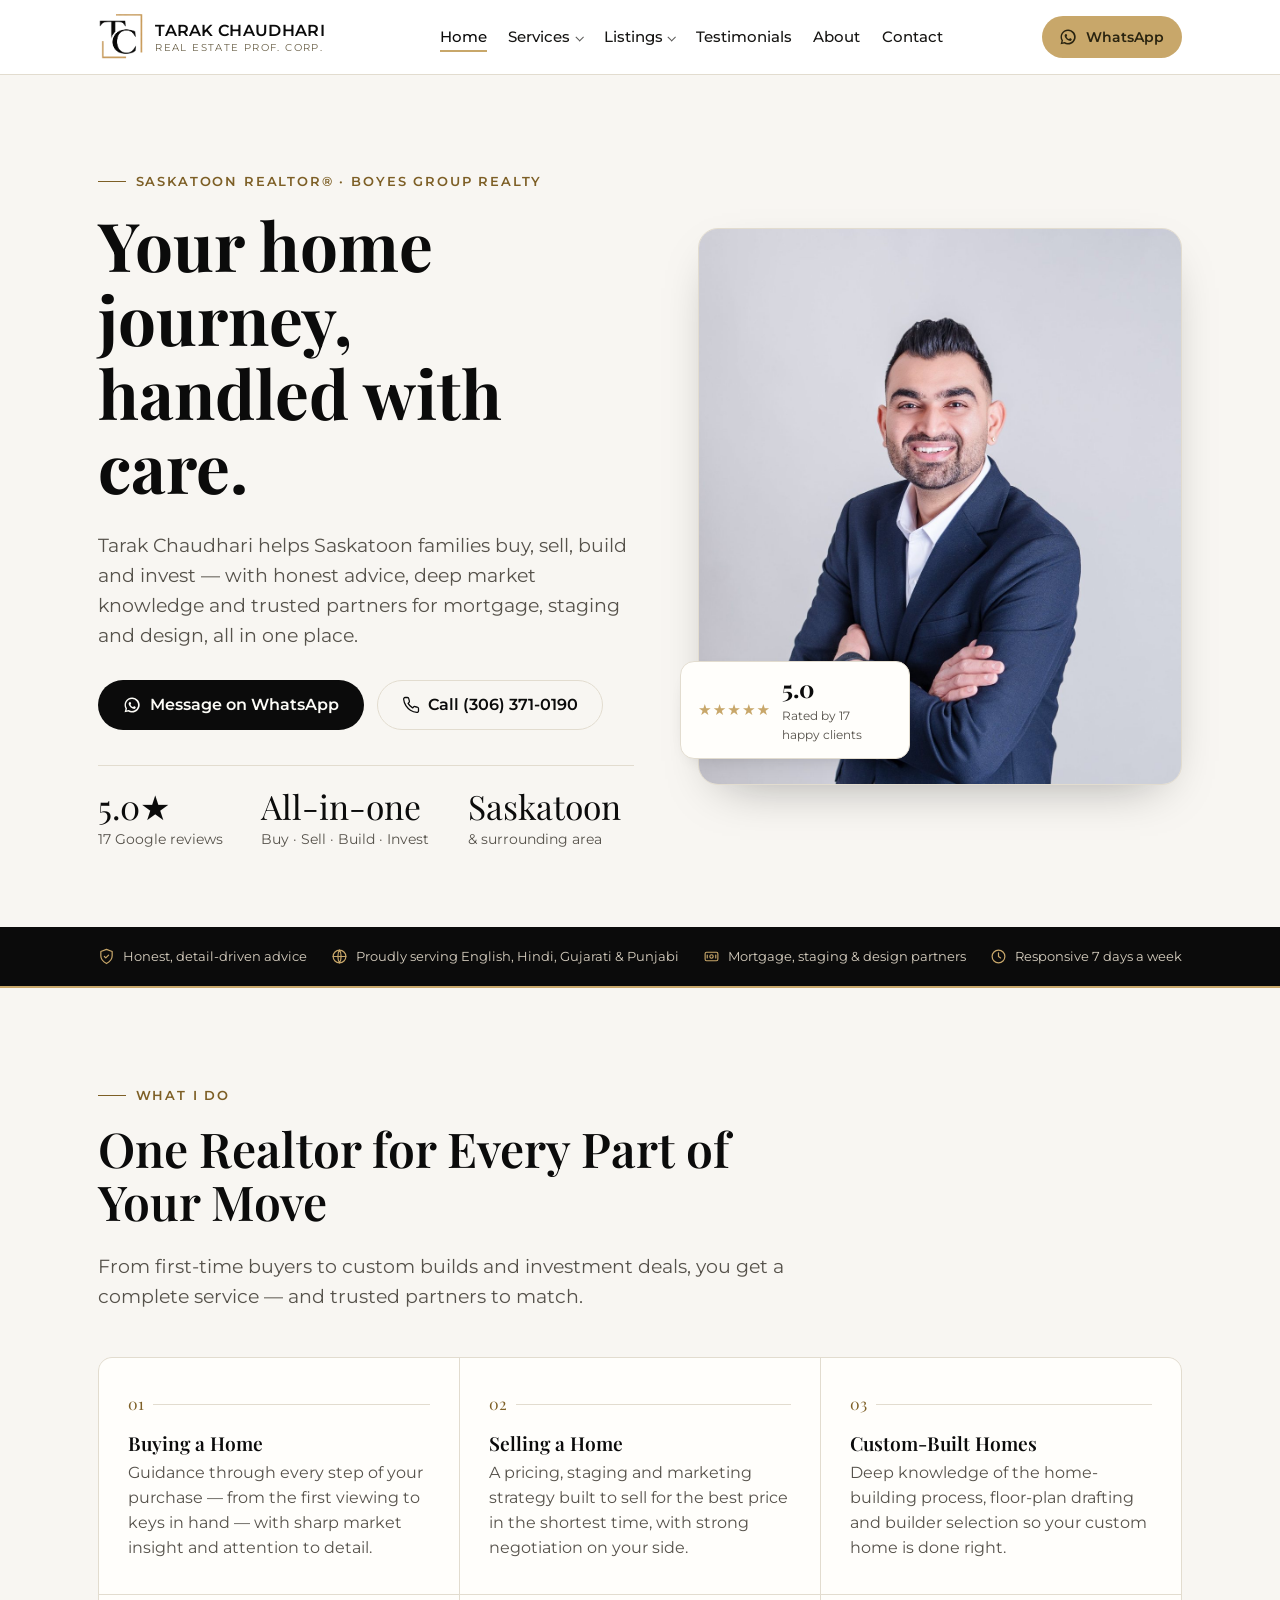
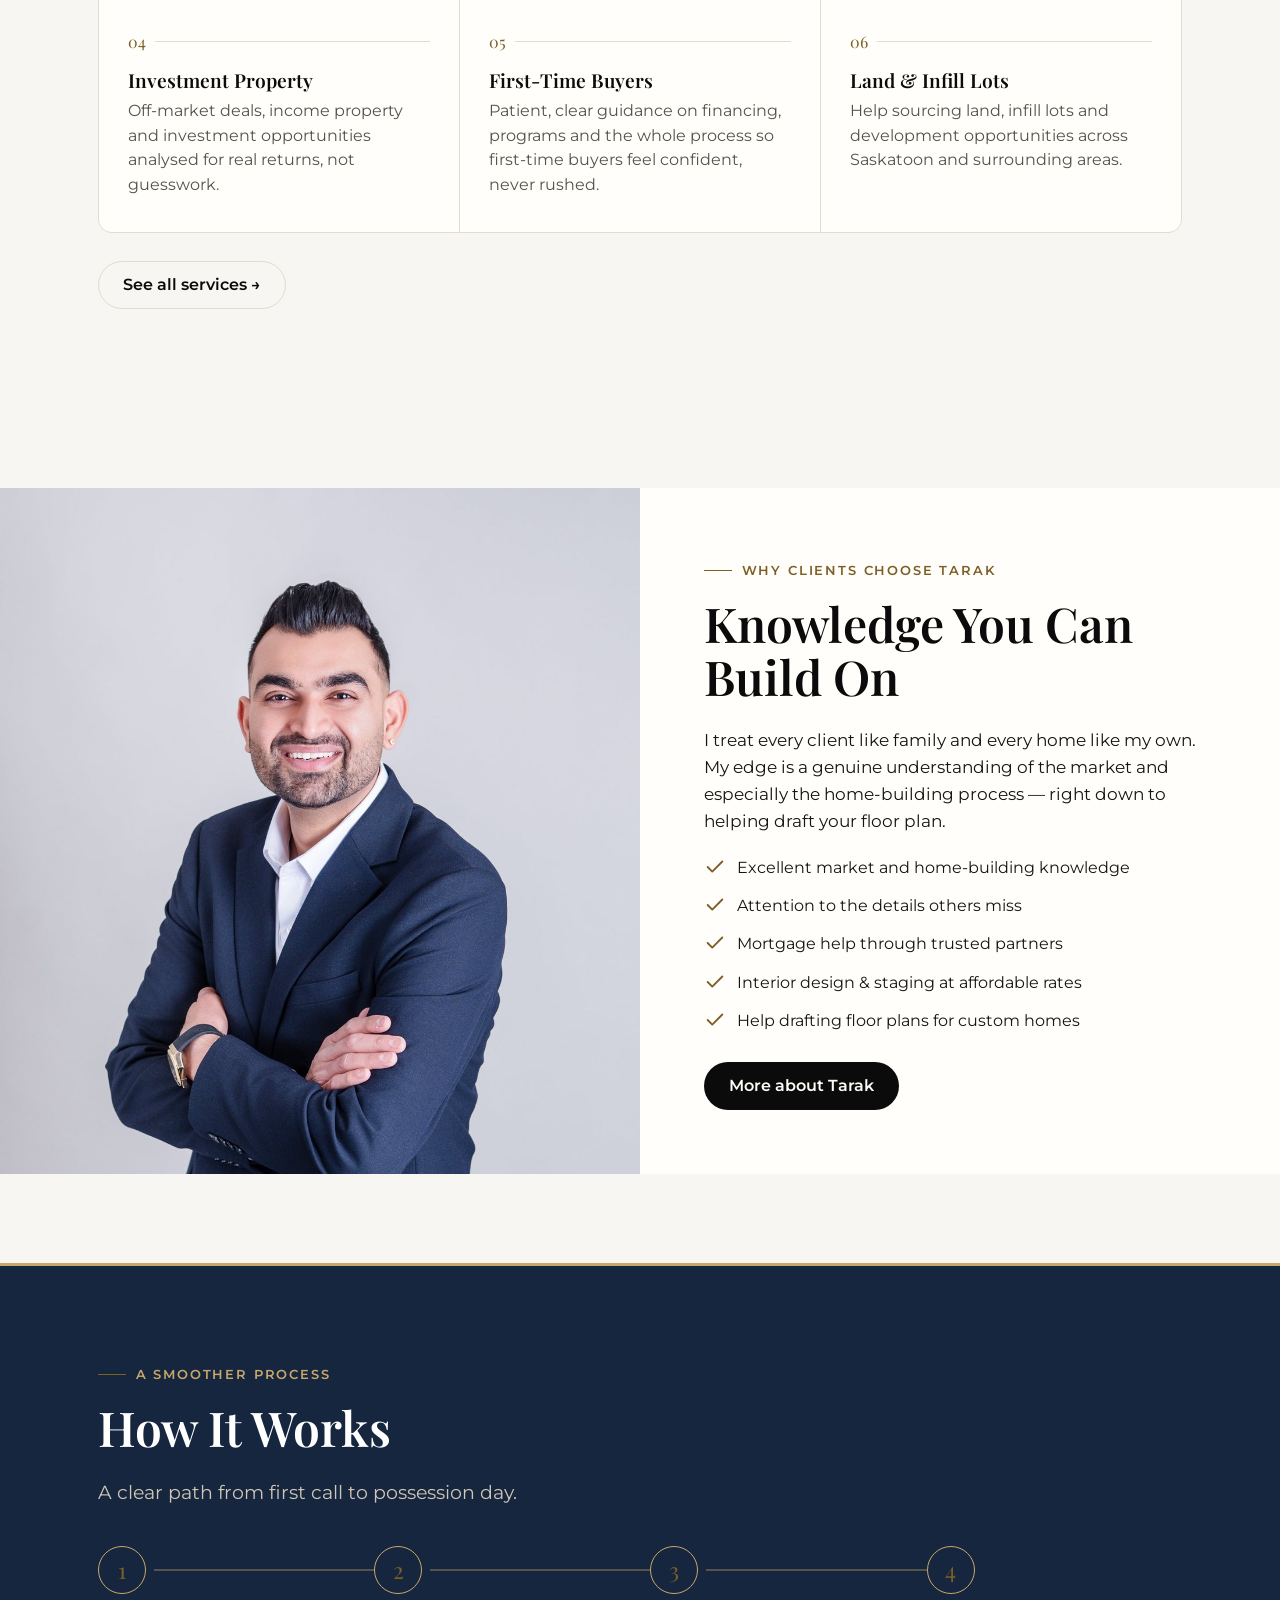
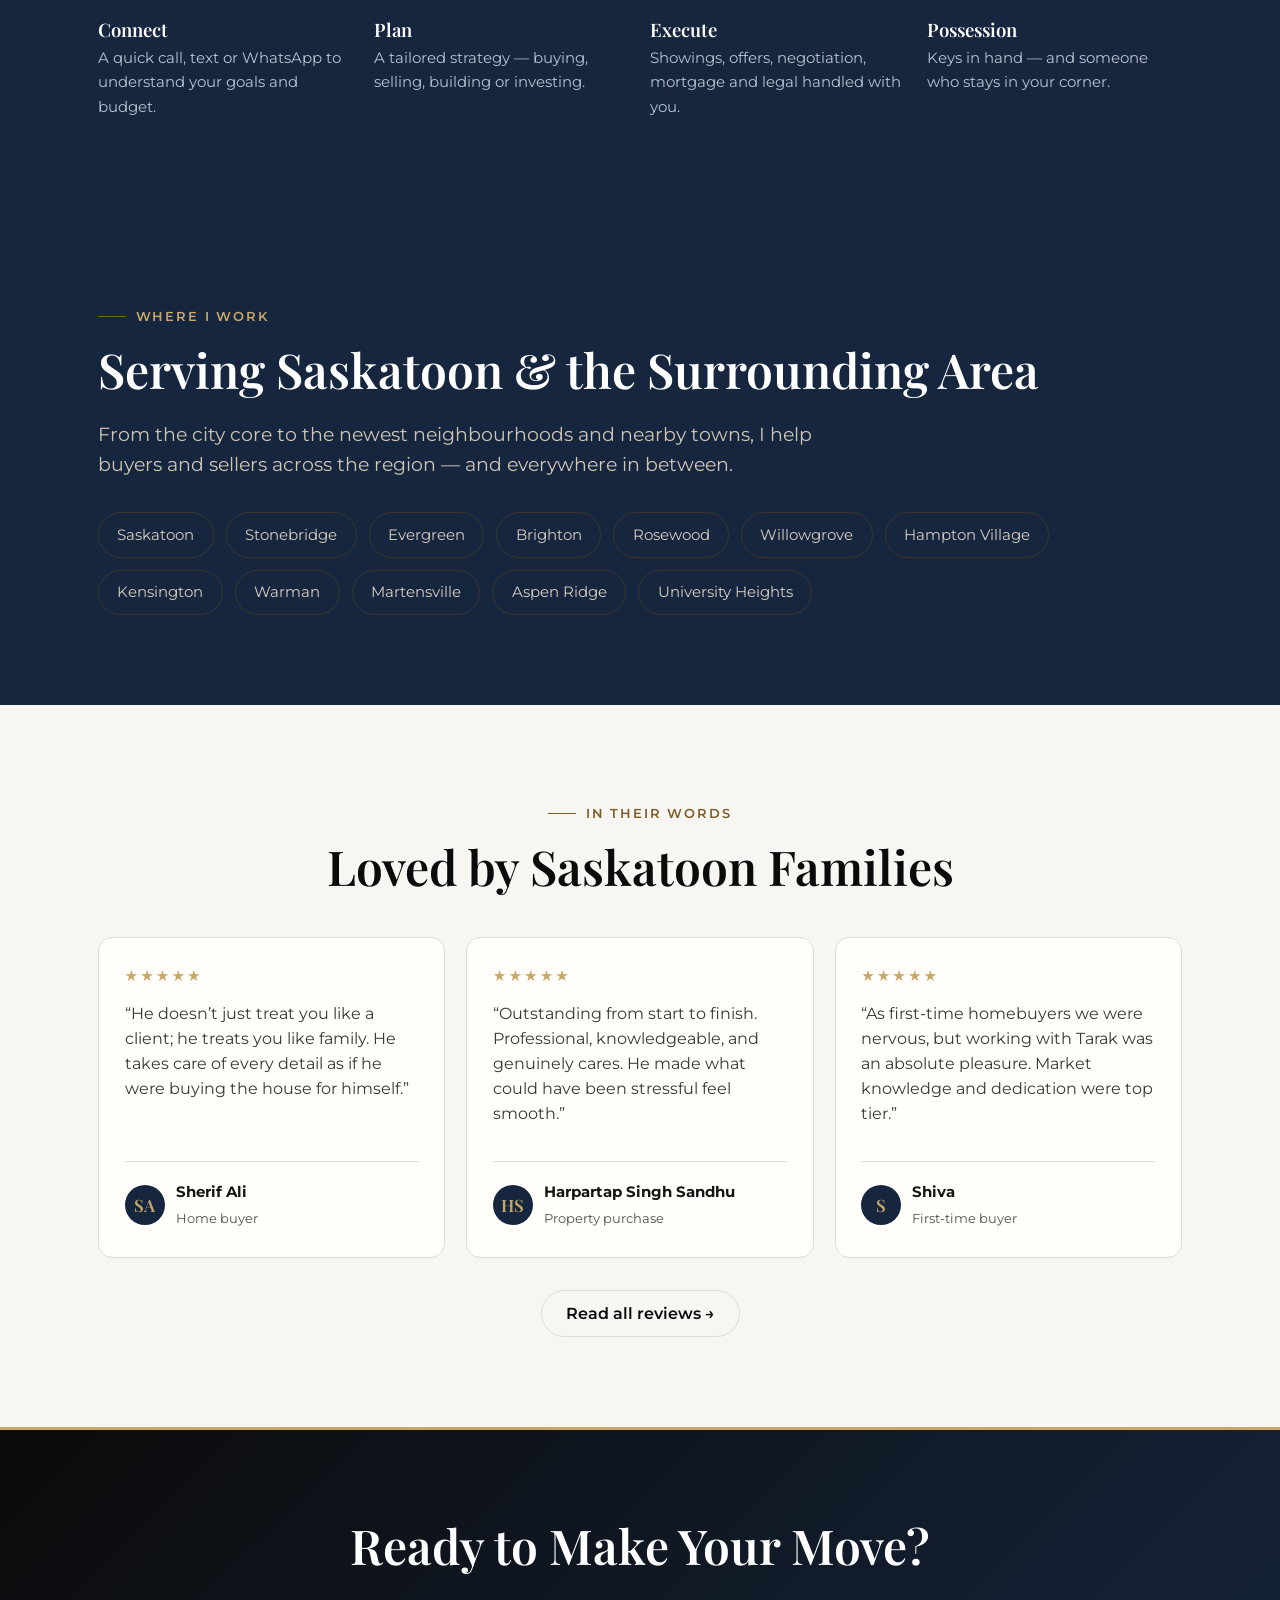
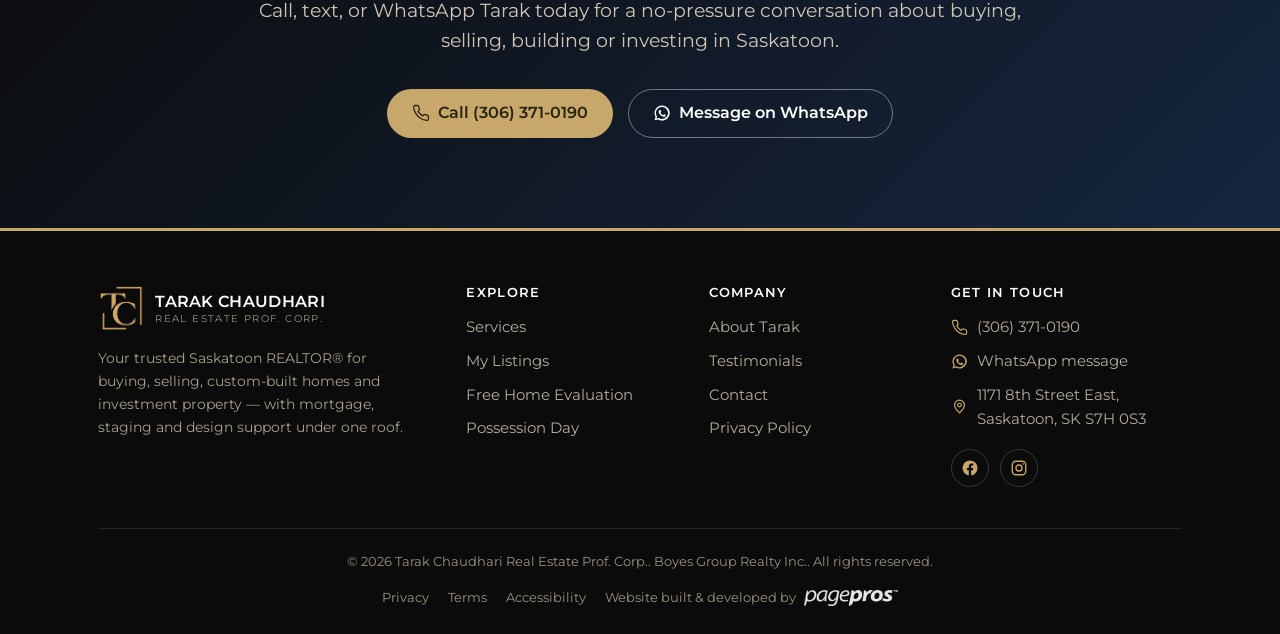
<file: index.html>
<!DOCTYPE html>
<html lang="en-CA">
<head>
<meta charset="utf-8">
<meta name="viewport" content="width=device-width, initial-scale=1, viewport-fit=cover">
<title>Tarak Chaudhari | Top Saskatoon REALTOR® — Buy, Sell, Build, Invest</title>
<meta name="description" content="Saskatoon REALTOR® Tarak Chaudhari helps you buy, sell, build custom homes and invest — with mortgage, staging and interior design support. 5.0★ from 17 reviews. Call or WhatsApp (306) 371-0190.">
<link rel="canonical" href="https://tarakchaudhari.ca/index.html">
<meta name="robots" content="index,follow">
<meta name="author" content="Tarak Chaudhari">
<meta name="geo.region" content="CA-SK"><meta name="geo.placename" content="Saskatoon">
<meta property="og:type" content="website">
<meta property="og:title" content="Tarak Chaudhari | Top Saskatoon REALTOR® — Buy, Sell, Build, Invest">
<meta property="og:description" content="Saskatoon REALTOR® Tarak Chaudhari helps you buy, sell, build custom homes and invest — with mortgage, staging and interior design support. 5.0★ from 17 reviews. Call or WhatsApp (306) 371-0190.">
<meta property="og:url" content="https://tarakchaudhari.ca/index.html">
<meta property="og:site_name" content="Tarak Chaudhari Real Estate Prof. Corp.">
<meta property="og:image" content="https://tarakchaudhari.ca/images/tarak-headshot.jpg">
<meta property="og:locale" content="en_CA">
<meta name="twitter:card" content="summary_large_image">
<meta name="twitter:title" content="Tarak Chaudhari | Top Saskatoon REALTOR® — Buy, Sell, Build, Invest">
<meta name="twitter:description" content="Saskatoon REALTOR® Tarak Chaudhari helps you buy, sell, build custom homes and invest — with mortgage, staging and interior design support. 5.0★ from 17 reviews. Call or WhatsApp (306) 371-0190.">
<meta name="twitter:image" content="https://tarakchaudhari.ca/images/tarak-headshot.jpg">
<link rel="icon" href="data:image/svg+xml,%3Csvg xmlns='http://www.w3.org/2000/svg' viewBox='0 0 100 100'%3E%3Crect width='100' height='100' rx='20' fill='%230b0b0b'/%3E%3Cpath d='M58 24 H80 V46' fill='none' stroke='%23c8a76a' stroke-width='3'/%3E%3Cpath d='M42 76 H20 V54' fill='none' stroke='%23c8a76a' stroke-width='3'/%3E%3Ctext x='50' y='64' font-family='Georgia,serif' font-weight='600' font-size='40' fill='%23ffffff' text-anchor='middle'%3ETC%3C/text%3E%3C/svg%3E">
<link rel="preconnect" href="https://fonts.googleapis.com">
<link rel="preconnect" href="https://fonts.gstatic.com" crossorigin>
<link href="https://fonts.googleapis.com/css2?family=Playfair+Display:ital,wght@0,400;0,500;0,600;0,700;1,400;1,500&family=Montserrat:wght@400;500;600;700&display=swap" rel="stylesheet">
<link rel="stylesheet" href="styles.css">
<script type="application/ld+json">{"@context": "https://schema.org", "@type": "RealEstateAgent", "@id": "https://tarakchaudhari.ca/#agent", "name": "Tarak Chaudhari Real Estate Prof. Corp.", "alternateName": "Tarak Chaudhari REALTOR®", "image": "https://tarakchaudhari.ca/images/tarak-headshot.jpg", "url": "https://tarakchaudhari.ca/", "telephone": "+13063710190", "priceRange": "$$", "areaServed": ["Saskatoon", "Warman", "Martensville", "Saskatchewan"], "address": {"@type": "PostalAddress", "streetAddress": "1171 8th Street East", "addressLocality": "Saskatoon", "addressRegion": "SK", "postalCode": "S7H 0S3", "addressCountry": "CA"}, "geo": {"@type": "GeoCoordinates", "latitude": 52.1137, "longitude": -106.6176}, "memberOf": {"@type": "Organization", "name": "Boyes Group Realty Inc."}, "knowsLanguage": ["English", "Hindi", "Gujarati", "Punjabi"], "sameAs": ["https://www.facebook.com/tarak.chaudhari.3", "https://www.instagram.com/tarak0190/"], "aggregateRating": {"@type": "AggregateRating", "ratingValue": "5.0", "reviewCount": "17", "bestRating": "5"}, "openingHoursSpecification": [{"@type": "OpeningHoursSpecification", "dayOfWeek": ["Monday", "Tuesday", "Wednesday", "Thursday", "Friday", "Saturday", "Sunday"], "opens": "08:00", "closes": "20:00"}]}</script>
<script type="application/ld+json">{"@context": "https://schema.org", "@type": "WebSite", "name": "Tarak Chaudhari Real Estate Prof. Corp.", "url": "https://tarakchaudhari.ca/"}</script>
</head>
<body>
<a class="skip-link" href="#main">Skip to content</a>
<header class="site-header">
  <div class="wrap nav">
    <a class="brand" href="index.html" aria-label="Tarak Chaudhari Real Estate Prof. Corp. home">
      <span class="mono-img" aria-hidden="true"></span>
      <span>Tarak Chaudhari<small>Real Estate Prof. Corp.</small></span>
    </a>
    <nav aria-label="Primary">
      <ul class="nav-links"><li><a href="index.html" class="active">Home</a></li><li class="has-sub"><a href="services.html">Services<span class="caret" aria-hidden="true"></span></a><ul class="sub"><li><a href="services.html">All Services</a></li><li><a href="service-buying.html">Buying a Home</a></li><li><a href="service-selling.html">Selling a Home</a></li><li><a href="service-custom-homes.html">Custom-Built Homes</a></li><li><a href="service-investment.html">Investment Property</a></li><li><a href="evaluation.html">Free Home Evaluation</a></li></ul></li><li class="has-sub"><a href="listings.html">Listings<span class="caret" aria-hidden="true"></span></a><ul class="sub"><li><a href="listings.html">My Listings</a></li><li><a href="possession.html">Possession Day</a></li></ul></li><li><a href="testimonials.html">Testimonials</a></li><li><a href="about.html">About</a></li><li><a href="contact.html">Contact</a></li></ul>
    </nav>
    <div class="nav-cta">
      <a class="btn btn-ghost" href="tel:+13063710190"><svg viewBox="0 0 24 24" fill="none" stroke="currentColor" stroke-width="1.7" stroke-linecap="round" stroke-linejoin="round"><path d="M22 16.9v3a2 2 0 0 1-2.2 2 19.8 19.8 0 0 1-8.6-3 19.5 19.5 0 0 1-6-6 19.8 19.8 0 0 1-3-8.6A2 2 0 0 1 4.1 2h3a2 2 0 0 1 2 1.7c.1 1 .4 1.9.7 2.8a2 2 0 0 1-.5 2.1L8.1 9.9a16 16 0 0 0 6 6l1.3-1.3a2 2 0 0 1 2.1-.5c.9.3 1.8.6 2.8.7a2 2 0 0 1 1.7 2z"/></svg> (306) 371-0190</a>
      <a class="btn btn-gold" href="https://wa.me/13063710190" target="_blank" rel="noopener" aria-label="Message on WhatsApp"><svg viewBox="0 0 24 24" fill="currentColor"><path d="M12 2a10 10 0 0 0-8.6 15l-1.3 4.8 4.9-1.3A10 10 0 1 0 12 2zm0 2a8 8 0 1 1-4.2 14.8l-.3-.2-2.9.8.8-2.8-.2-.3A8 8 0 0 1 12 4zm4.6 10.3c-.2-.1-1.4-.7-1.6-.8s-.4-.1-.5.1-.6.8-.8 1-.3.2-.5.1a6.5 6.5 0 0 1-1.9-1.2 7.2 7.2 0 0 1-1.3-1.7c-.1-.2 0-.4.1-.5l.4-.4.3-.4v-.4c0-.1-.5-1.3-.7-1.8s-.4-.4-.5-.4h-.5a.9.9 0 0 0-.7.3 2.8 2.8 0 0 0-.9 2.1 4.9 4.9 0 0 0 1 2.6 11 11 0 0 0 4.3 3.8c2 .8 2 .6 2.4.5a2.4 2.4 0 0 0 1.6-1.1 2 2 0 0 0 .1-1.1z"/></svg> <span class="wa-txt">WhatsApp</span></a>
    </div>
    <button class="nav-toggle" aria-label="Menu" aria-expanded="false"><span></span><span></span><span></span></button>
  </div>
</header>
<main id="main"><section class="hero">
  <div class="wrap hero-grid">
    <div class="hero-copy">
      <span class="eyebrow">Saskatoon REALTOR® · Boyes Group Realty</span>
      <h1>Your home journey,<br>handled with care.</h1>
      <p class="lead">Tarak Chaudhari helps Saskatoon families buy, sell, build and invest — with honest advice, deep market knowledge and trusted partners for mortgage, staging and design, all in one place.</p>
      <div class="hero-cta">
        <a class="btn btn-primary" href="https://wa.me/13063710190" target="_blank" rel="noopener"><svg viewBox="0 0 24 24" fill="currentColor"><path d="M12 2a10 10 0 0 0-8.6 15l-1.3 4.8 4.9-1.3A10 10 0 1 0 12 2zm0 2a8 8 0 1 1-4.2 14.8l-.3-.2-2.9.8.8-2.8-.2-.3A8 8 0 0 1 12 4zm4.6 10.3c-.2-.1-1.4-.7-1.6-.8s-.4-.1-.5.1-.6.8-.8 1-.3.2-.5.1a6.5 6.5 0 0 1-1.9-1.2 7.2 7.2 0 0 1-1.3-1.7c-.1-.2 0-.4.1-.5l.4-.4.3-.4v-.4c0-.1-.5-1.3-.7-1.8s-.4-.4-.5-.4h-.5a.9.9 0 0 0-.7.3 2.8 2.8 0 0 0-.9 2.1 4.9 4.9 0 0 0 1 2.6 11 11 0 0 0 4.3 3.8c2 .8 2 .6 2.4.5a2.4 2.4 0 0 0 1.6-1.1 2 2 0 0 0 .1-1.1z"/></svg> Message on WhatsApp</a>
        <a class="btn btn-ghost" href="tel:+13063710190"><svg viewBox="0 0 24 24" fill="none" stroke="currentColor" stroke-width="1.7" stroke-linecap="round" stroke-linejoin="round"><path d="M22 16.9v3a2 2 0 0 1-2.2 2 19.8 19.8 0 0 1-8.6-3 19.5 19.5 0 0 1-6-6 19.8 19.8 0 0 1-3-8.6A2 2 0 0 1 4.1 2h3a2 2 0 0 1 2 1.7c.1 1 .4 1.9.7 2.8a2 2 0 0 1-.5 2.1L8.1 9.9a16 16 0 0 0 6 6l1.3-1.3a2 2 0 0 1 2.1-.5c.9.3 1.8.6 2.8.7a2 2 0 0 1 1.7 2z"/></svg> Call (306) 371-0190</a>
      </div>
      <div class="hero-stats">
        <div class="stat"><div class="n">5.0★</div><div class="l">17 Google reviews</div></div>
        <div class="stat"><div class="n">All-in-one</div><div class="l">Buy · Sell · Build · Invest</div></div>
        <div class="stat"><div class="n">Saskatoon</div><div class="l">&amp; surrounding area</div></div>
      </div>
    </div>
    <div class="hero-media">
      <div class="photo"><img src="[data-uri]" alt="Tarak Chaudhari, Saskatoon REALTOR®" width="1229" height="1536"></div>
      <div class="hero-badge">
        <div class="stars">★★★★★</div>
        <div><b>5.0</b><small>Rated by 17 happy clients</small></div>
      </div>
    </div>
  </div>
</section>

<div class="trust">
  <div class="wrap">
    <span><svg viewBox="0 0 24 24" fill="none" stroke="currentColor" stroke-width="1.7" stroke-linecap="round" stroke-linejoin="round"><path d="M12 2l8 3v6c0 5-3.4 8.5-8 11-4.6-2.5-8-6-8-11V5z"/><path d="M9 12l2 2 4-4"/></svg> Honest, detail-driven advice</span>
    <span><svg viewBox="0 0 24 24" fill="none" stroke="currentColor" stroke-width="1.7" stroke-linecap="round" stroke-linejoin="round"><circle cx="12" cy="12" r="9"/><path d="M3 12h18M12 3c3 3.5 3 14 0 18M12 3c-3 3.5-3 14 0 18"/></svg> Proudly serving English, Hindi, Gujarati &amp; Punjabi</span>
    <span><svg viewBox="0 0 24 24" fill="none" stroke="currentColor" stroke-width="1.6" stroke-linecap="round" stroke-linejoin="round"><rect x="3" y="6" width="18" height="12" rx="2"/><circle cx="12" cy="12" r="2.4"/><path d="M6 10v4M18 10v4"/></svg> Mortgage, staging &amp; design partners</span>
    <span><svg viewBox="0 0 24 24" fill="none" stroke="currentColor" stroke-width="1.7" stroke-linecap="round" stroke-linejoin="round"><circle cx="12" cy="12" r="9"/><path d="M12 7v5l3 2"/></svg> Responsive 7 days a week</span>
  </div>
</div>

<section>
  <div class="wrap">
    <div class="section-head" data-reveal>
      <span class="eyebrow">What I do</span>
      <h2>One Realtor for Every Part of Your Move</h2>
      <p class="lead">From first-time buyers to custom builds and investment deals, you get a complete service — and trusted partners to match.</p>
    </div>
    <div class="svc-rows" data-reveal><div class="svc-row"><div class="svc-row__num">01</div><h3>Buying a Home</h3><p>Guidance through every step of your purchase — from the first viewing to keys in hand — with sharp market insight and attention to detail.</p></div><div class="svc-row"><div class="svc-row__num">02</div><h3>Selling a Home</h3><p>A pricing, staging and marketing strategy built to sell for the best price in the shortest time, with strong negotiation on your side.</p></div><div class="svc-row"><div class="svc-row__num">03</div><h3>Custom-Built Homes</h3><p>Deep knowledge of the home-building process, floor-plan drafting and builder selection so your custom home is done right.</p></div><div class="svc-row"><div class="svc-row__num">04</div><h3>Investment Property</h3><p>Off-market deals, income property and investment opportunities analysed for real returns, not guesswork.</p></div><div class="svc-row"><div class="svc-row__num">05</div><h3>First-Time Buyers</h3><p>Patient, clear guidance on financing, programs and the whole process so first-time buyers feel confident, never rushed.</p></div><div class="svc-row"><div class="svc-row__num">06</div><h3>Land & Infill Lots</h3><p>Help sourcing land, infill lots and development opportunities across Saskatoon and surrounding areas.</p></div></div>
    <div style="margin-top:1.8rem"><a class="btn btn-ghost" href="services.html">See all services →</a></div>
  </div>
</section>

<section class="featband featband--alt">
  <div class="featband__media" style="background-image:url('[data-uri]')"></div>
  <div class="featband__body">
    <span class="eyebrow">Why clients choose Tarak</span>
    <h2>Knowledge You Can Build On</h2>
    <p>I treat every client like family and every home like my own. My edge is a genuine understanding of the market and especially the home-building process — right down to helping draft your floor plan.</p>
    <ul class="check-list">
      <li><svg viewBox="0 0 24 24" fill="none" stroke="currentColor" stroke-width="2" stroke-linecap="round" stroke-linejoin="round"><path d="M20 6L9 17l-5-5"/></svg><span>Excellent market and home-building knowledge</span></li>
      <li><svg viewBox="0 0 24 24" fill="none" stroke="currentColor" stroke-width="2" stroke-linecap="round" stroke-linejoin="round"><path d="M20 6L9 17l-5-5"/></svg><span>Attention to the details others miss</span></li>
      <li><svg viewBox="0 0 24 24" fill="none" stroke="currentColor" stroke-width="2" stroke-linecap="round" stroke-linejoin="round"><path d="M20 6L9 17l-5-5"/></svg><span>Mortgage help through trusted partners</span></li>
      <li><svg viewBox="0 0 24 24" fill="none" stroke="currentColor" stroke-width="2" stroke-linecap="round" stroke-linejoin="round"><path d="M20 6L9 17l-5-5"/></svg><span>Interior design &amp; staging at affordable rates</span></li>
      <li><svg viewBox="0 0 24 24" fill="none" stroke="currentColor" stroke-width="2" stroke-linecap="round" stroke-linejoin="round"><path d="M20 6L9 17l-5-5"/></svg><span>Help drafting floor plans for custom homes</span></li>
    </ul>
    <div style="margin-top:1.8rem"><a class="btn btn-primary" href="about.html">More about Tarak</a></div>
  </div>
</section>

<section class="band">
  <div class="wrap">
    <span class="eyebrow" style="color:var(--gold)">A smoother process</span>
    <h2>How It Works</h2>
    <p class="lead">A clear path from first call to possession day.</p>
    <div class="steps" data-reveal style="margin-top:2.4rem">
      <div class="step"><h3 style="color:#fff">Connect</h3><p style="color:#b9c2d0">A quick call, text or WhatsApp to understand your goals and budget.</p></div>
      <div class="step"><h3 style="color:#fff">Plan</h3><p style="color:#b9c2d0">A tailored strategy — buying, selling, building or investing.</p></div>
      <div class="step"><h3 style="color:#fff">Execute</h3><p style="color:#b9c2d0">Showings, offers, negotiation, mortgage and legal handled with you.</p></div>
      <div class="step"><h3 style="color:#fff">Possession</h3><p style="color:#b9c2d0">Keys in hand — and someone who stays in your corner.</p></div>
    </div>
  </div>
</section>

<section class="areas">
  <div class="wrap">
    <span class="eyebrow" style="color:var(--gold)">Where I work</span>
    <h2>Serving Saskatoon &amp; the Surrounding Area</h2>
    <p class="lead">From the city core to the newest neighbourhoods and nearby towns, I help buyers and sellers across the region — and everywhere in between.</p>
    <div class="area-tags" data-reveal><span>Saskatoon</span><span>Stonebridge</span><span>Evergreen</span><span>Brighton</span><span>Rosewood</span><span>Willowgrove</span><span>Hampton Village</span><span>Kensington</span><span>Warman</span><span>Martensville</span><span>Aspen Ridge</span><span>University Heights</span></div>
  </div>
</section>

<section>
  <div class="wrap">
    <div class="section-head center" data-reveal>
      <span class="eyebrow">In their words</span>
      <h2>Loved by Saskatoon Families</h2>
    </div>
    <div class="tgrid" data-reveal>
      <div class="tcard"><div class="stars">★★★★★</div><p>“He doesn’t just treat you like a client; he treats you like family. He takes care of every detail as if he were buying the house for himself.”</p><div class="who"><div class="av">SA</div><div><b>Sherif Ali</b><small>Home buyer</small></div></div></div>
      <div class="tcard"><div class="stars">★★★★★</div><p>“Outstanding from start to finish. Professional, knowledgeable, and genuinely cares. He made what could have been stressful feel smooth.”</p><div class="who"><div class="av">HS</div><div><b>Harpartap Singh Sandhu</b><small>Property purchase</small></div></div></div>
      <div class="tcard"><div class="stars">★★★★★</div><p>“As first-time homebuyers we were nervous, but working with Tarak was an absolute pleasure. Market knowledge and dedication were top tier.”</p><div class="who"><div class="av">S</div><div><b>Shiva</b><small>First-time buyer</small></div></div></div>
    </div>
    <div style="text-align:center;margin-top:2rem"><a class="btn btn-ghost" href="testimonials.html">Read all reviews →</a></div>
  </div>
</section>

<section class="cta-final">
  <div class="wrap">
    <h2>Ready to Make Your Move?</h2>
    <p class="lead">Call, text, or WhatsApp Tarak today for a no-pressure conversation about buying, selling, building or investing in Saskatoon.</p>
    <div class="cta-row">
      <a class="btn btn-gold" href="tel:+13063710190"><svg viewBox="0 0 24 24" fill="none" stroke="currentColor" stroke-width="1.7" stroke-linecap="round" stroke-linejoin="round"><path d="M22 16.9v3a2 2 0 0 1-2.2 2 19.8 19.8 0 0 1-8.6-3 19.5 19.5 0 0 1-6-6 19.8 19.8 0 0 1-3-8.6A2 2 0 0 1 4.1 2h3a2 2 0 0 1 2 1.7c.1 1 .4 1.9.7 2.8a2 2 0 0 1-.5 2.1L8.1 9.9a16 16 0 0 0 6 6l1.3-1.3a2 2 0 0 1 2.1-.5c.9.3 1.8.6 2.8.7a2 2 0 0 1 1.7 2z"/></svg> Call (306) 371-0190</a>
      <a class="btn btn-ghost" style="color:#fff;border-color:rgba(255,255,255,.4)" href="https://wa.me/13063710190" target="_blank" rel="noopener"><svg viewBox="0 0 24 24" fill="currentColor"><path d="M12 2a10 10 0 0 0-8.6 15l-1.3 4.8 4.9-1.3A10 10 0 1 0 12 2zm0 2a8 8 0 1 1-4.2 14.8l-.3-.2-2.9.8.8-2.8-.2-.3A8 8 0 0 1 12 4zm4.6 10.3c-.2-.1-1.4-.7-1.6-.8s-.4-.1-.5.1-.6.8-.8 1-.3.2-.5.1a6.5 6.5 0 0 1-1.9-1.2 7.2 7.2 0 0 1-1.3-1.7c-.1-.2 0-.4.1-.5l.4-.4.3-.4v-.4c0-.1-.5-1.3-.7-1.8s-.4-.4-.5-.4h-.5a.9.9 0 0 0-.7.3 2.8 2.8 0 0 0-.9 2.1 4.9 4.9 0 0 0 1 2.6 11 11 0 0 0 4.3 3.8c2 .8 2 .6 2.4.5a2.4 2.4 0 0 0 1.6-1.1 2 2 0 0 0 .1-1.1z"/></svg> Message on WhatsApp</a>
    </div>
  </div>
</section>
</main>
<footer class="site-footer">
  <div class="wrap">
    <div class="foot-grid">
      <div class="foot-brand">
        <a class="brand" href="index.html"><span class="mono-img" aria-hidden="true"></span><span>Tarak Chaudhari<small>Real Estate Prof. Corp.</small></span></a>
        <p>Your trusted Saskatoon REALTOR® for buying, selling, custom-built homes and investment property — with mortgage, staging and design support under one roof.</p>
      </div>
      <div><h4>Explore</h4><ul><li><a href="services.html">Services</a></li><li><a href="listings.html">My Listings</a></li><li><a href="evaluation.html">Free Home Evaluation</a></li><li><a href="possession.html">Possession Day</a></li></ul></div><div><h4>Company</h4><ul><li><a href="about.html">About Tarak</a></li><li><a href="testimonials.html">Testimonials</a></li><li><a href="contact.html">Contact</a></li><li><a href="privacy.html">Privacy Policy</a></li></ul></div>
      <div class="foot-contact">
        <h4>Get in touch</h4>
        <ul>
          <li><a href="tel:+13063710190"><svg viewBox="0 0 24 24" fill="none" stroke="currentColor" stroke-width="1.7" stroke-linecap="round" stroke-linejoin="round"><path d="M22 16.9v3a2 2 0 0 1-2.2 2 19.8 19.8 0 0 1-8.6-3 19.5 19.5 0 0 1-6-6 19.8 19.8 0 0 1-3-8.6A2 2 0 0 1 4.1 2h3a2 2 0 0 1 2 1.7c.1 1 .4 1.9.7 2.8a2 2 0 0 1-.5 2.1L8.1 9.9a16 16 0 0 0 6 6l1.3-1.3a2 2 0 0 1 2.1-.5c.9.3 1.8.6 2.8.7a2 2 0 0 1 1.7 2z"/></svg><span>(306) 371-0190</span></a></li>
          <li><a href="https://wa.me/13063710190" target="_blank" rel="noopener"><svg viewBox="0 0 24 24" fill="currentColor"><path d="M12 2a10 10 0 0 0-8.6 15l-1.3 4.8 4.9-1.3A10 10 0 1 0 12 2zm0 2a8 8 0 1 1-4.2 14.8l-.3-.2-2.9.8.8-2.8-.2-.3A8 8 0 0 1 12 4zm4.6 10.3c-.2-.1-1.4-.7-1.6-.8s-.4-.1-.5.1-.6.8-.8 1-.3.2-.5.1a6.5 6.5 0 0 1-1.9-1.2 7.2 7.2 0 0 1-1.3-1.7c-.1-.2 0-.4.1-.5l.4-.4.3-.4v-.4c0-.1-.5-1.3-.7-1.8s-.4-.4-.5-.4h-.5a.9.9 0 0 0-.7.3 2.8 2.8 0 0 0-.9 2.1 4.9 4.9 0 0 0 1 2.6 11 11 0 0 0 4.3 3.8c2 .8 2 .6 2.4.5a2.4 2.4 0 0 0 1.6-1.1 2 2 0 0 0 .1-1.1z"/></svg><span>WhatsApp message</span></a></li>
          <li><a href="https://maps.google.com/?q=1171+8th+Street+East,+Saskatoon,+SK+S7H+0S3" target="_blank" rel="noopener"><svg viewBox="0 0 24 24" fill="none" stroke="currentColor" stroke-width="1.7" stroke-linecap="round" stroke-linejoin="round"><path d="M12 21s7-6.2 7-11a7 7 0 1 0-14 0c0 4.8 7 11 7 11z"/><circle cx="12" cy="10" r="2.6"/></svg><span>1171 8th Street East, Saskatoon, SK S7H 0S3</span></a></li>
        </ul>
      <div class="foot-social"><a href="https://www.facebook.com/tarak.chaudhari.3" target="_blank" rel="noopener" aria-label="Facebook"><svg viewBox="0 0 24 24" fill="currentColor"><path d="M22 12a10 10 0 1 0-11.6 9.9v-7H7.9V12h2.5V9.8c0-2.5 1.5-3.9 3.8-3.9 1.1 0 2.2.2 2.2.2v2.5h-1.3c-1.2 0-1.6.8-1.6 1.6V12h2.8l-.4 2.9h-2.4v7A10 10 0 0 0 22 12z"/></svg></a><a href="https://www.instagram.com/tarak0190/" target="_blank" rel="noopener" aria-label="Instagram"><svg viewBox="0 0 24 24" fill="none" stroke="currentColor" stroke-width="1.8" stroke-linecap="round" stroke-linejoin="round"><rect x="3" y="3" width="18" height="18" rx="5"/><circle cx="12" cy="12" r="4"/><circle cx="17.3" cy="6.7" r="1.1" fill="currentColor" stroke="none"/></svg></a></div>
      </div>
    </div>
    <div class="foot-bottom">
      <span>© <span id="year">2026</span> Tarak Chaudhari Real Estate Prof. Corp.. Boyes Group Realty Inc.. All rights reserved.</span>
      <span style="display:flex;gap:1.2rem;align-items:center;flex-wrap:wrap">
        <a href="privacy.html">Privacy</a><a href="terms.html">Terms</a><a href="accessibility.html">Accessibility</a>
        <a class="built-by" href="https://pagepros.io" target="_blank" rel="noopener">
          Website built &amp; developed by <img src="[data-uri]" alt="PagePros">
        </a>
      </span>
    </div>
  </div>
</footer>
<script src="main.js"></script>
</body>
</html>
</file>
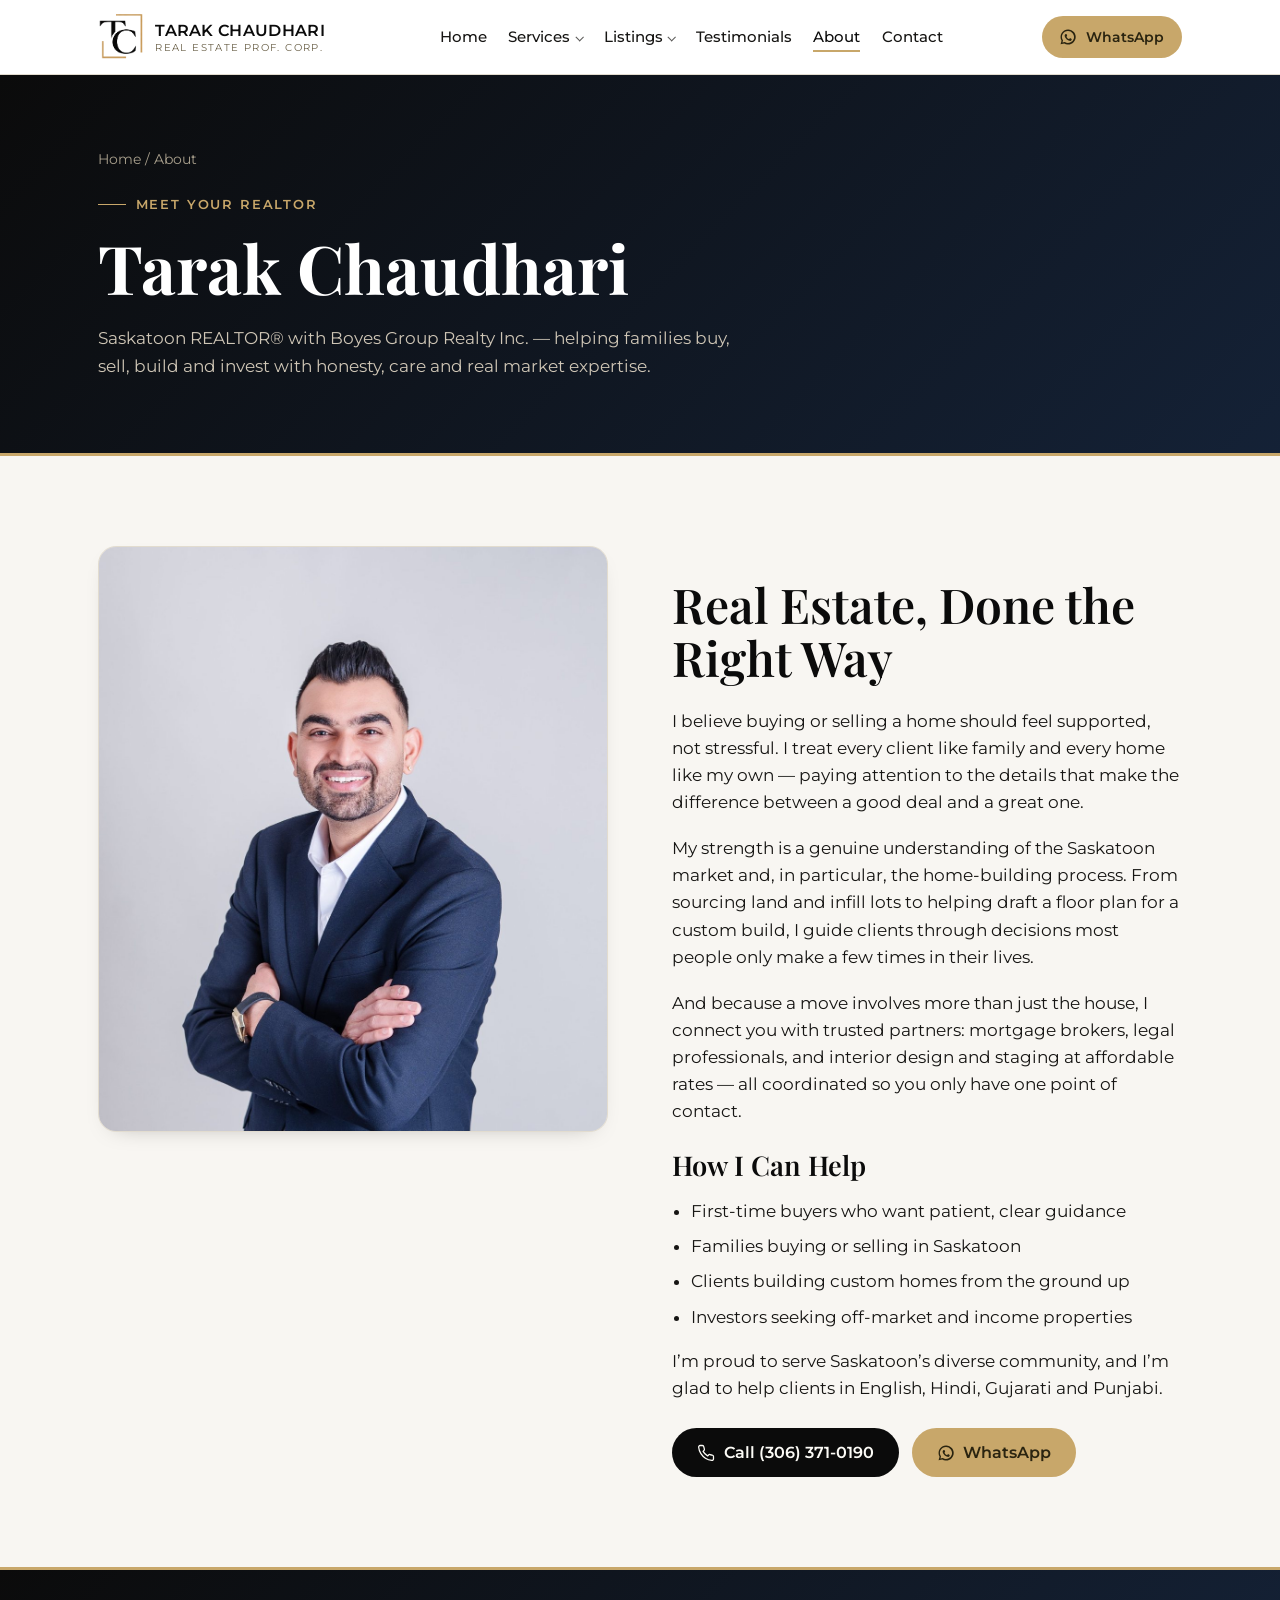
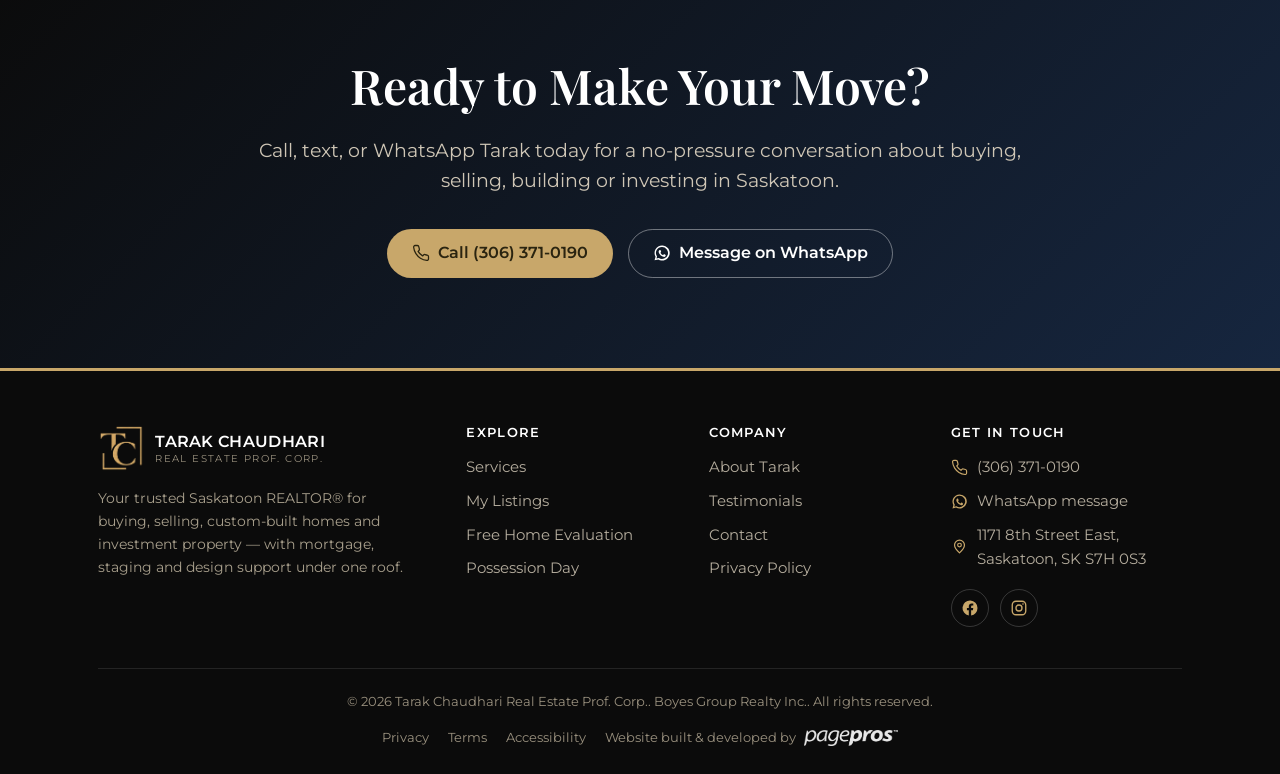
<file: about.html>
<!DOCTYPE html>
<html lang="en-CA">
<head>
<meta charset="utf-8">
<meta name="viewport" content="width=device-width, initial-scale=1, viewport-fit=cover">
<title>About Tarak Chaudhari | Saskatoon REALTOR® — Boyes Group Realty</title>
<meta name="description" content="Meet Tarak Chaudhari, a Saskatoon REALTOR® with Boyes Group Realty. Deep market and home-building expertise, plus mortgage, staging and design support.">
<link rel="canonical" href="https://tarakchaudhari.ca/about.html">
<meta name="robots" content="index,follow">
<meta name="author" content="Tarak Chaudhari">
<meta name="geo.region" content="CA-SK"><meta name="geo.placename" content="Saskatoon">
<meta property="og:type" content="website">
<meta property="og:title" content="About Tarak Chaudhari | Saskatoon REALTOR® — Boyes Group Realty">
<meta property="og:description" content="Meet Tarak Chaudhari, a Saskatoon REALTOR® with Boyes Group Realty. Deep market and home-building expertise, plus mortgage, staging and design support.">
<meta property="og:url" content="https://tarakchaudhari.ca/about.html">
<meta property="og:site_name" content="Tarak Chaudhari Real Estate Prof. Corp.">
<meta property="og:image" content="https://tarakchaudhari.ca/images/tarak-headshot.jpg">
<meta property="og:locale" content="en_CA">
<meta name="twitter:card" content="summary_large_image">
<meta name="twitter:title" content="About Tarak Chaudhari | Saskatoon REALTOR® — Boyes Group Realty">
<meta name="twitter:description" content="Meet Tarak Chaudhari, a Saskatoon REALTOR® with Boyes Group Realty. Deep market and home-building expertise, plus mortgage, staging and design support.">
<meta name="twitter:image" content="https://tarakchaudhari.ca/images/tarak-headshot.jpg">
<link rel="icon" href="data:image/svg+xml,%3Csvg xmlns='http://www.w3.org/2000/svg' viewBox='0 0 100 100'%3E%3Crect width='100' height='100' rx='20' fill='%230b0b0b'/%3E%3Cpath d='M58 24 H80 V46' fill='none' stroke='%23c8a76a' stroke-width='3'/%3E%3Cpath d='M42 76 H20 V54' fill='none' stroke='%23c8a76a' stroke-width='3'/%3E%3Ctext x='50' y='64' font-family='Georgia,serif' font-weight='600' font-size='40' fill='%23ffffff' text-anchor='middle'%3ETC%3C/text%3E%3C/svg%3E">
<link rel="preconnect" href="https://fonts.googleapis.com">
<link rel="preconnect" href="https://fonts.gstatic.com" crossorigin>
<link href="https://fonts.googleapis.com/css2?family=Playfair+Display:ital,wght@0,400;0,500;0,600;0,700;1,400;1,500&family=Montserrat:wght@400;500;600;700&display=swap" rel="stylesheet">
<link rel="stylesheet" href="styles.css">
<script type="application/ld+json">{"@context": "https://schema.org", "@type": "BreadcrumbList", "itemListElement": [{"@type": "ListItem", "position": 1, "name": "Home", "item": "https://tarakchaudhari.ca/index.html"}, {"@type": "ListItem", "position": 2, "name": "About", "item": "https://tarakchaudhari.ca/about.html"}]}</script>
<script type="application/ld+json">{"@context": "https://schema.org", "@type": "Person", "name": "Tarak Chaudhari", "jobTitle": "REALTOR®", "worksFor": {"@type": "Organization", "name": "Boyes Group Realty Inc."}, "telephone": "+13063710190", "image": "https://tarakchaudhari.ca/images/tarak-headshot.jpg", "knowsLanguage": ["English", "Hindi", "Gujarati", "Punjabi"], "sameAs": ["https://www.facebook.com/tarak.chaudhari.3", "https://www.instagram.com/tarak0190/"]}</script>
</head>
<body>
<a class="skip-link" href="#main">Skip to content</a>
<header class="site-header">
  <div class="wrap nav">
    <a class="brand" href="index.html" aria-label="Tarak Chaudhari Real Estate Prof. Corp. home">
      <span class="mono-img" aria-hidden="true"></span>
      <span>Tarak Chaudhari<small>Real Estate Prof. Corp.</small></span>
    </a>
    <nav aria-label="Primary">
      <ul class="nav-links"><li><a href="index.html">Home</a></li><li class="has-sub"><a href="services.html">Services<span class="caret" aria-hidden="true"></span></a><ul class="sub"><li><a href="services.html">All Services</a></li><li><a href="service-buying.html">Buying a Home</a></li><li><a href="service-selling.html">Selling a Home</a></li><li><a href="service-custom-homes.html">Custom-Built Homes</a></li><li><a href="service-investment.html">Investment Property</a></li><li><a href="evaluation.html">Free Home Evaluation</a></li></ul></li><li class="has-sub"><a href="listings.html">Listings<span class="caret" aria-hidden="true"></span></a><ul class="sub"><li><a href="listings.html">My Listings</a></li><li><a href="possession.html">Possession Day</a></li></ul></li><li><a href="testimonials.html">Testimonials</a></li><li><a href="about.html" class="active">About</a></li><li><a href="contact.html">Contact</a></li></ul>
    </nav>
    <div class="nav-cta">
      <a class="btn btn-ghost" href="tel:+13063710190"><svg viewBox="0 0 24 24" fill="none" stroke="currentColor" stroke-width="1.7" stroke-linecap="round" stroke-linejoin="round"><path d="M22 16.9v3a2 2 0 0 1-2.2 2 19.8 19.8 0 0 1-8.6-3 19.5 19.5 0 0 1-6-6 19.8 19.8 0 0 1-3-8.6A2 2 0 0 1 4.1 2h3a2 2 0 0 1 2 1.7c.1 1 .4 1.9.7 2.8a2 2 0 0 1-.5 2.1L8.1 9.9a16 16 0 0 0 6 6l1.3-1.3a2 2 0 0 1 2.1-.5c.9.3 1.8.6 2.8.7a2 2 0 0 1 1.7 2z"/></svg> (306) 371-0190</a>
      <a class="btn btn-gold" href="https://wa.me/13063710190" target="_blank" rel="noopener" aria-label="Message on WhatsApp"><svg viewBox="0 0 24 24" fill="currentColor"><path d="M12 2a10 10 0 0 0-8.6 15l-1.3 4.8 4.9-1.3A10 10 0 1 0 12 2zm0 2a8 8 0 1 1-4.2 14.8l-.3-.2-2.9.8.8-2.8-.2-.3A8 8 0 0 1 12 4zm4.6 10.3c-.2-.1-1.4-.7-1.6-.8s-.4-.1-.5.1-.6.8-.8 1-.3.2-.5.1a6.5 6.5 0 0 1-1.9-1.2 7.2 7.2 0 0 1-1.3-1.7c-.1-.2 0-.4.1-.5l.4-.4.3-.4v-.4c0-.1-.5-1.3-.7-1.8s-.4-.4-.5-.4h-.5a.9.9 0 0 0-.7.3 2.8 2.8 0 0 0-.9 2.1 4.9 4.9 0 0 0 1 2.6 11 11 0 0 0 4.3 3.8c2 .8 2 .6 2.4.5a2.4 2.4 0 0 0 1.6-1.1 2 2 0 0 0 .1-1.1z"/></svg> <span class="wa-txt">WhatsApp</span></a>
    </div>
    <button class="nav-toggle" aria-label="Menu" aria-expanded="false"><span></span><span></span><span></span></button>
  </div>
</header>

<main id="main"><section class="page-hero">
  <div class="wrap">
    <div class="crumb"><a href="index.html">Home</a> / About</div>
    <span class="eyebrow">Meet your realtor</span>
    <h1>Tarak Chaudhari</h1>
    <p>Saskatoon REALTOR® with Boyes Group Realty Inc. — helping families buy, sell, build and invest with honesty, care and real market expertise.</p>
  </div>
</section>

<section class="split-section">
  <div class="wrap split split-sticky">
    <div class="split-media split-media--sticky" style="aspect-ratio:4/4.6"><img src="[data-uri]" alt="Tarak Chaudhari, Saskatoon REALTOR®"></div>
    <div class="prose">
      <h2>Real Estate, Done the Right Way</h2>
      <p>I believe buying or selling a home should feel supported, not stressful. I treat every client like family and every home like my own — paying attention to the details that make the difference between a good deal and a great one.</p>
      <p>My strength is a genuine understanding of the Saskatoon market and, in particular, the home-building process. From sourcing land and infill lots to helping draft a floor plan for a custom build, I guide clients through decisions most people only make a few times in their lives.</p>
      <p>And because a move involves more than just the house, I connect you with trusted partners: mortgage brokers, legal professionals, and interior design and staging at affordable rates — all coordinated so you only have one point of contact.</p>
      <h3>How I Can Help</h3>
      <ul>
        <li>First-time buyers who want patient, clear guidance</li>
        <li>Families buying or selling in Saskatoon</li>
        <li>Clients building custom homes from the ground up</li>
        <li>Investors seeking off-market and income properties</li>
      </ul>
      <p>I’m proud to serve Saskatoon’s diverse community, and I’m glad to help clients in English, Hindi, Gujarati and Punjabi.</p>
      <div style="margin-top:1.6rem;display:flex;gap:.8rem;flex-wrap:wrap">
        <a class="btn btn-primary" href="tel:+13063710190"><svg viewBox="0 0 24 24" fill="none" stroke="currentColor" stroke-width="1.7" stroke-linecap="round" stroke-linejoin="round"><path d="M22 16.9v3a2 2 0 0 1-2.2 2 19.8 19.8 0 0 1-8.6-3 19.5 19.5 0 0 1-6-6 19.8 19.8 0 0 1-3-8.6A2 2 0 0 1 4.1 2h3a2 2 0 0 1 2 1.7c.1 1 .4 1.9.7 2.8a2 2 0 0 1-.5 2.1L8.1 9.9a16 16 0 0 0 6 6l1.3-1.3a2 2 0 0 1 2.1-.5c.9.3 1.8.6 2.8.7a2 2 0 0 1 1.7 2z"/></svg> Call (306) 371-0190</a>
        <a class="btn btn-gold" href="https://wa.me/13063710190" target="_blank" rel="noopener"><svg viewBox="0 0 24 24" fill="currentColor"><path d="M12 2a10 10 0 0 0-8.6 15l-1.3 4.8 4.9-1.3A10 10 0 1 0 12 2zm0 2a8 8 0 1 1-4.2 14.8l-.3-.2-2.9.8.8-2.8-.2-.3A8 8 0 0 1 12 4zm4.6 10.3c-.2-.1-1.4-.7-1.6-.8s-.4-.1-.5.1-.6.8-.8 1-.3.2-.5.1a6.5 6.5 0 0 1-1.9-1.2 7.2 7.2 0 0 1-1.3-1.7c-.1-.2 0-.4.1-.5l.4-.4.3-.4v-.4c0-.1-.5-1.3-.7-1.8s-.4-.4-.5-.4h-.5a.9.9 0 0 0-.7.3 2.8 2.8 0 0 0-.9 2.1 4.9 4.9 0 0 0 1 2.6 11 11 0 0 0 4.3 3.8c2 .8 2 .6 2.4.5a2.4 2.4 0 0 0 1.6-1.1 2 2 0 0 0 .1-1.1z"/></svg> WhatsApp</a>
      </div>
    </div>
  </div>
</section>



<section class="cta-final">
  <div class="wrap">
    <h2>Ready to Make Your Move?</h2>
    <p class="lead">Call, text, or WhatsApp Tarak today for a no-pressure conversation about buying, selling, building or investing in Saskatoon.</p>
    <div class="cta-row">
      <a class="btn btn-gold" href="tel:+13063710190"><svg viewBox="0 0 24 24" fill="none" stroke="currentColor" stroke-width="1.7" stroke-linecap="round" stroke-linejoin="round"><path d="M22 16.9v3a2 2 0 0 1-2.2 2 19.8 19.8 0 0 1-8.6-3 19.5 19.5 0 0 1-6-6 19.8 19.8 0 0 1-3-8.6A2 2 0 0 1 4.1 2h3a2 2 0 0 1 2 1.7c.1 1 .4 1.9.7 2.8a2 2 0 0 1-.5 2.1L8.1 9.9a16 16 0 0 0 6 6l1.3-1.3a2 2 0 0 1 2.1-.5c.9.3 1.8.6 2.8.7a2 2 0 0 1 1.7 2z"/></svg> Call (306) 371-0190</a>
      <a class="btn btn-ghost" style="color:#fff;border-color:rgba(255,255,255,.4)" href="https://wa.me/13063710190" target="_blank" rel="noopener"><svg viewBox="0 0 24 24" fill="currentColor"><path d="M12 2a10 10 0 0 0-8.6 15l-1.3 4.8 4.9-1.3A10 10 0 1 0 12 2zm0 2a8 8 0 1 1-4.2 14.8l-.3-.2-2.9.8.8-2.8-.2-.3A8 8 0 0 1 12 4zm4.6 10.3c-.2-.1-1.4-.7-1.6-.8s-.4-.1-.5.1-.6.8-.8 1-.3.2-.5.1a6.5 6.5 0 0 1-1.9-1.2 7.2 7.2 0 0 1-1.3-1.7c-.1-.2 0-.4.1-.5l.4-.4.3-.4v-.4c0-.1-.5-1.3-.7-1.8s-.4-.4-.5-.4h-.5a.9.9 0 0 0-.7.3 2.8 2.8 0 0 0-.9 2.1 4.9 4.9 0 0 0 1 2.6 11 11 0 0 0 4.3 3.8c2 .8 2 .6 2.4.5a2.4 2.4 0 0 0 1.6-1.1 2 2 0 0 0 .1-1.1z"/></svg> Message on WhatsApp</a>
    </div>
  </div>
</section>
</main>
<footer class="site-footer">
  <div class="wrap">
    <div class="foot-grid">
      <div class="foot-brand">
        <a class="brand" href="index.html"><span class="mono-img" aria-hidden="true"></span><span>Tarak Chaudhari<small>Real Estate Prof. Corp.</small></span></a>
        <p>Your trusted Saskatoon REALTOR® for buying, selling, custom-built homes and investment property — with mortgage, staging and design support under one roof.</p>
      </div>
      <div><h4>Explore</h4><ul><li><a href="services.html">Services</a></li><li><a href="listings.html">My Listings</a></li><li><a href="evaluation.html">Free Home Evaluation</a></li><li><a href="possession.html">Possession Day</a></li></ul></div><div><h4>Company</h4><ul><li><a href="about.html">About Tarak</a></li><li><a href="testimonials.html">Testimonials</a></li><li><a href="contact.html">Contact</a></li><li><a href="privacy.html">Privacy Policy</a></li></ul></div>
      <div class="foot-contact">
        <h4>Get in touch</h4>
        <ul>
          <li><a href="tel:+13063710190"><svg viewBox="0 0 24 24" fill="none" stroke="currentColor" stroke-width="1.7" stroke-linecap="round" stroke-linejoin="round"><path d="M22 16.9v3a2 2 0 0 1-2.2 2 19.8 19.8 0 0 1-8.6-3 19.5 19.5 0 0 1-6-6 19.8 19.8 0 0 1-3-8.6A2 2 0 0 1 4.1 2h3a2 2 0 0 1 2 1.7c.1 1 .4 1.9.7 2.8a2 2 0 0 1-.5 2.1L8.1 9.9a16 16 0 0 0 6 6l1.3-1.3a2 2 0 0 1 2.1-.5c.9.3 1.8.6 2.8.7a2 2 0 0 1 1.7 2z"/></svg><span>(306) 371-0190</span></a></li>
          <li><a href="https://wa.me/13063710190" target="_blank" rel="noopener"><svg viewBox="0 0 24 24" fill="currentColor"><path d="M12 2a10 10 0 0 0-8.6 15l-1.3 4.8 4.9-1.3A10 10 0 1 0 12 2zm0 2a8 8 0 1 1-4.2 14.8l-.3-.2-2.9.8.8-2.8-.2-.3A8 8 0 0 1 12 4zm4.6 10.3c-.2-.1-1.4-.7-1.6-.8s-.4-.1-.5.1-.6.8-.8 1-.3.2-.5.1a6.5 6.5 0 0 1-1.9-1.2 7.2 7.2 0 0 1-1.3-1.7c-.1-.2 0-.4.1-.5l.4-.4.3-.4v-.4c0-.1-.5-1.3-.7-1.8s-.4-.4-.5-.4h-.5a.9.9 0 0 0-.7.3 2.8 2.8 0 0 0-.9 2.1 4.9 4.9 0 0 0 1 2.6 11 11 0 0 0 4.3 3.8c2 .8 2 .6 2.4.5a2.4 2.4 0 0 0 1.6-1.1 2 2 0 0 0 .1-1.1z"/></svg><span>WhatsApp message</span></a></li>
          <li><a href="https://maps.google.com/?q=1171+8th+Street+East,+Saskatoon,+SK+S7H+0S3" target="_blank" rel="noopener"><svg viewBox="0 0 24 24" fill="none" stroke="currentColor" stroke-width="1.7" stroke-linecap="round" stroke-linejoin="round"><path d="M12 21s7-6.2 7-11a7 7 0 1 0-14 0c0 4.8 7 11 7 11z"/><circle cx="12" cy="10" r="2.6"/></svg><span>1171 8th Street East, Saskatoon, SK S7H 0S3</span></a></li>
        </ul>
      <div class="foot-social"><a href="https://www.facebook.com/tarak.chaudhari.3" target="_blank" rel="noopener" aria-label="Facebook"><svg viewBox="0 0 24 24" fill="currentColor"><path d="M22 12a10 10 0 1 0-11.6 9.9v-7H7.9V12h2.5V9.8c0-2.5 1.5-3.9 3.8-3.9 1.1 0 2.2.2 2.2.2v2.5h-1.3c-1.2 0-1.6.8-1.6 1.6V12h2.8l-.4 2.9h-2.4v7A10 10 0 0 0 22 12z"/></svg></a><a href="https://www.instagram.com/tarak0190/" target="_blank" rel="noopener" aria-label="Instagram"><svg viewBox="0 0 24 24" fill="none" stroke="currentColor" stroke-width="1.8" stroke-linecap="round" stroke-linejoin="round"><rect x="3" y="3" width="18" height="18" rx="5"/><circle cx="12" cy="12" r="4"/><circle cx="17.3" cy="6.7" r="1.1" fill="currentColor" stroke="none"/></svg></a></div>
      </div>
    </div>
    <div class="foot-bottom">
      <span>© <span id="year">2026</span> Tarak Chaudhari Real Estate Prof. Corp.. Boyes Group Realty Inc.. All rights reserved.</span>
      <span style="display:flex;gap:1.2rem;align-items:center;flex-wrap:wrap">
        <a href="privacy.html">Privacy</a><a href="terms.html">Terms</a><a href="accessibility.html">Accessibility</a>
        <a class="built-by" href="https://pagepros.io" target="_blank" rel="noopener">
          Website built &amp; developed by <img src="[data-uri]" alt="PagePros">
        </a>
      </span>
    </div>
  </div>
</footer>
<script src="main.js"></script>
</body>
</html>
</file>
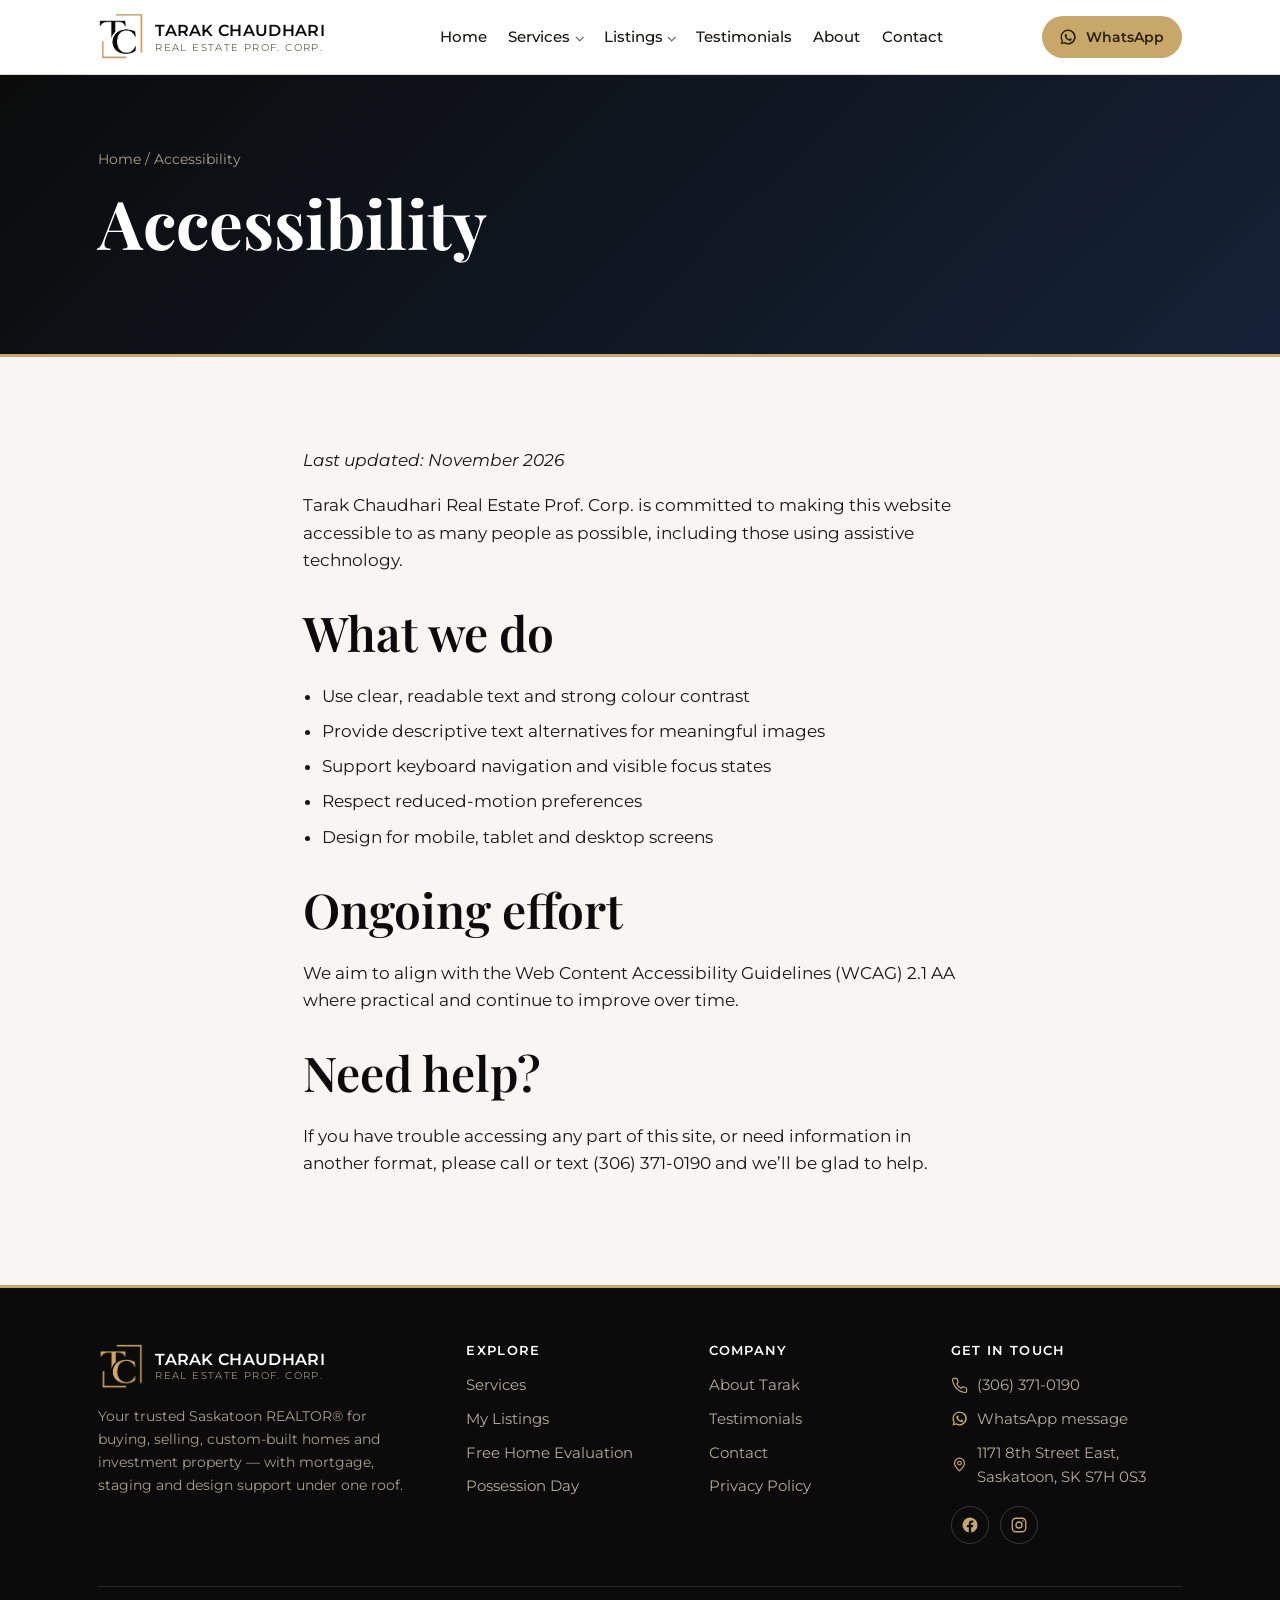
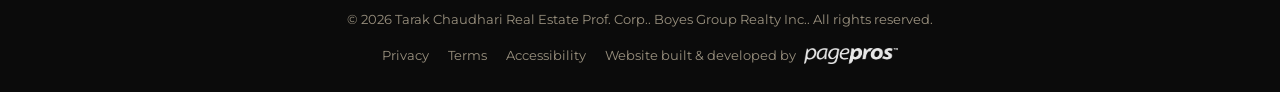
<file: accessibility.html>
<!DOCTYPE html>
<html lang="en-CA">
<head>
<meta charset="utf-8">
<meta name="viewport" content="width=device-width, initial-scale=1, viewport-fit=cover">
<title>Accessibility | Tarak Chaudhari Real Estate Prof. Corp.</title>
<meta name="description" content="Accessibility commitment for the Tarak Chaudhari Real Estate Prof. Corp. website, aligned to WCAG 2.1 AA.">
<link rel="canonical" href="https://tarakchaudhari.ca/accessibility.html">
<meta name="robots" content="index,follow">
<meta name="author" content="Tarak Chaudhari">
<meta name="geo.region" content="CA-SK"><meta name="geo.placename" content="Saskatoon">
<meta property="og:type" content="website">
<meta property="og:title" content="Accessibility | Tarak Chaudhari Real Estate Prof. Corp.">
<meta property="og:description" content="Accessibility commitment for the Tarak Chaudhari Real Estate Prof. Corp. website, aligned to WCAG 2.1 AA.">
<meta property="og:url" content="https://tarakchaudhari.ca/accessibility.html">
<meta property="og:site_name" content="Tarak Chaudhari Real Estate Prof. Corp.">
<meta property="og:image" content="https://tarakchaudhari.ca/images/tarak-headshot.jpg">
<meta property="og:locale" content="en_CA">
<meta name="twitter:card" content="summary_large_image">
<meta name="twitter:title" content="Accessibility | Tarak Chaudhari Real Estate Prof. Corp.">
<meta name="twitter:description" content="Accessibility commitment for the Tarak Chaudhari Real Estate Prof. Corp. website, aligned to WCAG 2.1 AA.">
<meta name="twitter:image" content="https://tarakchaudhari.ca/images/tarak-headshot.jpg">
<link rel="icon" href="data:image/svg+xml,%3Csvg xmlns='http://www.w3.org/2000/svg' viewBox='0 0 100 100'%3E%3Crect width='100' height='100' rx='20' fill='%230b0b0b'/%3E%3Cpath d='M58 24 H80 V46' fill='none' stroke='%23c8a76a' stroke-width='3'/%3E%3Cpath d='M42 76 H20 V54' fill='none' stroke='%23c8a76a' stroke-width='3'/%3E%3Ctext x='50' y='64' font-family='Georgia,serif' font-weight='600' font-size='40' fill='%23ffffff' text-anchor='middle'%3ETC%3C/text%3E%3C/svg%3E">
<link rel="preconnect" href="https://fonts.googleapis.com">
<link rel="preconnect" href="https://fonts.gstatic.com" crossorigin>
<link href="https://fonts.googleapis.com/css2?family=Playfair+Display:ital,wght@0,400;0,500;0,600;0,700;1,400;1,500&family=Montserrat:wght@400;500;600;700&display=swap" rel="stylesheet">
<link rel="stylesheet" href="styles.css">
<script type="application/ld+json">{"@context": "https://schema.org", "@type": "BreadcrumbList", "itemListElement": [{"@type": "ListItem", "position": 1, "name": "Home", "item": "https://tarakchaudhari.ca/index.html"}, {"@type": "ListItem", "position": 2, "name": "Accessibility", "item": "https://tarakchaudhari.ca/accessibility.html"}]}</script>
</head>
<body>
<a class="skip-link" href="#main">Skip to content</a>
<header class="site-header">
  <div class="wrap nav">
    <a class="brand" href="index.html" aria-label="Tarak Chaudhari Real Estate Prof. Corp. home">
      <span class="mono-img" aria-hidden="true"></span>
      <span>Tarak Chaudhari<small>Real Estate Prof. Corp.</small></span>
    </a>
    <nav aria-label="Primary">
      <ul class="nav-links"><li><a href="index.html">Home</a></li><li class="has-sub"><a href="services.html">Services<span class="caret" aria-hidden="true"></span></a><ul class="sub"><li><a href="services.html">All Services</a></li><li><a href="service-buying.html">Buying a Home</a></li><li><a href="service-selling.html">Selling a Home</a></li><li><a href="service-custom-homes.html">Custom-Built Homes</a></li><li><a href="service-investment.html">Investment Property</a></li><li><a href="evaluation.html">Free Home Evaluation</a></li></ul></li><li class="has-sub"><a href="listings.html">Listings<span class="caret" aria-hidden="true"></span></a><ul class="sub"><li><a href="listings.html">My Listings</a></li><li><a href="possession.html">Possession Day</a></li></ul></li><li><a href="testimonials.html">Testimonials</a></li><li><a href="about.html">About</a></li><li><a href="contact.html">Contact</a></li></ul>
    </nav>
    <div class="nav-cta">
      <a class="btn btn-ghost" href="tel:+13063710190"><svg viewBox="0 0 24 24" fill="none" stroke="currentColor" stroke-width="1.7" stroke-linecap="round" stroke-linejoin="round"><path d="M22 16.9v3a2 2 0 0 1-2.2 2 19.8 19.8 0 0 1-8.6-3 19.5 19.5 0 0 1-6-6 19.8 19.8 0 0 1-3-8.6A2 2 0 0 1 4.1 2h3a2 2 0 0 1 2 1.7c.1 1 .4 1.9.7 2.8a2 2 0 0 1-.5 2.1L8.1 9.9a16 16 0 0 0 6 6l1.3-1.3a2 2 0 0 1 2.1-.5c.9.3 1.8.6 2.8.7a2 2 0 0 1 1.7 2z"/></svg> (306) 371-0190</a>
      <a class="btn btn-gold" href="https://wa.me/13063710190" target="_blank" rel="noopener" aria-label="Message on WhatsApp"><svg viewBox="0 0 24 24" fill="currentColor"><path d="M12 2a10 10 0 0 0-8.6 15l-1.3 4.8 4.9-1.3A10 10 0 1 0 12 2zm0 2a8 8 0 1 1-4.2 14.8l-.3-.2-2.9.8.8-2.8-.2-.3A8 8 0 0 1 12 4zm4.6 10.3c-.2-.1-1.4-.7-1.6-.8s-.4-.1-.5.1-.6.8-.8 1-.3.2-.5.1a6.5 6.5 0 0 1-1.9-1.2 7.2 7.2 0 0 1-1.3-1.7c-.1-.2 0-.4.1-.5l.4-.4.3-.4v-.4c0-.1-.5-1.3-.7-1.8s-.4-.4-.5-.4h-.5a.9.9 0 0 0-.7.3 2.8 2.8 0 0 0-.9 2.1 4.9 4.9 0 0 0 1 2.6 11 11 0 0 0 4.3 3.8c2 .8 2 .6 2.4.5a2.4 2.4 0 0 0 1.6-1.1 2 2 0 0 0 .1-1.1z"/></svg> <span class="wa-txt">WhatsApp</span></a>
    </div>
    <button class="nav-toggle" aria-label="Menu" aria-expanded="false"><span></span><span></span><span></span></button>
  </div>
</header>

<main id="main"><section class="page-hero">
  <div class="wrap">
    <div class="crumb"><a href="index.html">Home</a> / Accessibility</div>
    <h1>Accessibility</h1>
  </div>
</section>
<section><div class="wrap prose">
<p><em>Last updated: November 2026</em></p>
<p>Tarak Chaudhari Real Estate Prof. Corp. is committed to making this website accessible to as many people as possible, including those using assistive technology.</p>
<h2>What we do</h2>
<ul>
<li>Use clear, readable text and strong colour contrast</li>
<li>Provide descriptive text alternatives for meaningful images</li>
<li>Support keyboard navigation and visible focus states</li>
<li>Respect reduced-motion preferences</li>
<li>Design for mobile, tablet and desktop screens</li>
</ul>
<h2>Ongoing effort</h2>
<p>We aim to align with the Web Content Accessibility Guidelines (WCAG) 2.1 AA where practical and continue to improve over time.</p>
<h2>Need help?</h2>
<p>If you have trouble accessing any part of this site, or need information in another format, please call or text (306) 371-0190 and we’ll be glad to help.</p>
</div></section>
</main>
<footer class="site-footer">
  <div class="wrap">
    <div class="foot-grid">
      <div class="foot-brand">
        <a class="brand" href="index.html"><span class="mono-img" aria-hidden="true"></span><span>Tarak Chaudhari<small>Real Estate Prof. Corp.</small></span></a>
        <p>Your trusted Saskatoon REALTOR® for buying, selling, custom-built homes and investment property — with mortgage, staging and design support under one roof.</p>
      </div>
      <div><h4>Explore</h4><ul><li><a href="services.html">Services</a></li><li><a href="listings.html">My Listings</a></li><li><a href="evaluation.html">Free Home Evaluation</a></li><li><a href="possession.html">Possession Day</a></li></ul></div><div><h4>Company</h4><ul><li><a href="about.html">About Tarak</a></li><li><a href="testimonials.html">Testimonials</a></li><li><a href="contact.html">Contact</a></li><li><a href="privacy.html">Privacy Policy</a></li></ul></div>
      <div class="foot-contact">
        <h4>Get in touch</h4>
        <ul>
          <li><a href="tel:+13063710190"><svg viewBox="0 0 24 24" fill="none" stroke="currentColor" stroke-width="1.7" stroke-linecap="round" stroke-linejoin="round"><path d="M22 16.9v3a2 2 0 0 1-2.2 2 19.8 19.8 0 0 1-8.6-3 19.5 19.5 0 0 1-6-6 19.8 19.8 0 0 1-3-8.6A2 2 0 0 1 4.1 2h3a2 2 0 0 1 2 1.7c.1 1 .4 1.9.7 2.8a2 2 0 0 1-.5 2.1L8.1 9.9a16 16 0 0 0 6 6l1.3-1.3a2 2 0 0 1 2.1-.5c.9.3 1.8.6 2.8.7a2 2 0 0 1 1.7 2z"/></svg><span>(306) 371-0190</span></a></li>
          <li><a href="https://wa.me/13063710190" target="_blank" rel="noopener"><svg viewBox="0 0 24 24" fill="currentColor"><path d="M12 2a10 10 0 0 0-8.6 15l-1.3 4.8 4.9-1.3A10 10 0 1 0 12 2zm0 2a8 8 0 1 1-4.2 14.8l-.3-.2-2.9.8.8-2.8-.2-.3A8 8 0 0 1 12 4zm4.6 10.3c-.2-.1-1.4-.7-1.6-.8s-.4-.1-.5.1-.6.8-.8 1-.3.2-.5.1a6.5 6.5 0 0 1-1.9-1.2 7.2 7.2 0 0 1-1.3-1.7c-.1-.2 0-.4.1-.5l.4-.4.3-.4v-.4c0-.1-.5-1.3-.7-1.8s-.4-.4-.5-.4h-.5a.9.9 0 0 0-.7.3 2.8 2.8 0 0 0-.9 2.1 4.9 4.9 0 0 0 1 2.6 11 11 0 0 0 4.3 3.8c2 .8 2 .6 2.4.5a2.4 2.4 0 0 0 1.6-1.1 2 2 0 0 0 .1-1.1z"/></svg><span>WhatsApp message</span></a></li>
          <li><a href="https://maps.google.com/?q=1171+8th+Street+East,+Saskatoon,+SK+S7H+0S3" target="_blank" rel="noopener"><svg viewBox="0 0 24 24" fill="none" stroke="currentColor" stroke-width="1.7" stroke-linecap="round" stroke-linejoin="round"><path d="M12 21s7-6.2 7-11a7 7 0 1 0-14 0c0 4.8 7 11 7 11z"/><circle cx="12" cy="10" r="2.6"/></svg><span>1171 8th Street East, Saskatoon, SK S7H 0S3</span></a></li>
        </ul>
      <div class="foot-social"><a href="https://www.facebook.com/tarak.chaudhari.3" target="_blank" rel="noopener" aria-label="Facebook"><svg viewBox="0 0 24 24" fill="currentColor"><path d="M22 12a10 10 0 1 0-11.6 9.9v-7H7.9V12h2.5V9.8c0-2.5 1.5-3.9 3.8-3.9 1.1 0 2.2.2 2.2.2v2.5h-1.3c-1.2 0-1.6.8-1.6 1.6V12h2.8l-.4 2.9h-2.4v7A10 10 0 0 0 22 12z"/></svg></a><a href="https://www.instagram.com/tarak0190/" target="_blank" rel="noopener" aria-label="Instagram"><svg viewBox="0 0 24 24" fill="none" stroke="currentColor" stroke-width="1.8" stroke-linecap="round" stroke-linejoin="round"><rect x="3" y="3" width="18" height="18" rx="5"/><circle cx="12" cy="12" r="4"/><circle cx="17.3" cy="6.7" r="1.1" fill="currentColor" stroke="none"/></svg></a></div>
      </div>
    </div>
    <div class="foot-bottom">
      <span>© <span id="year">2026</span> Tarak Chaudhari Real Estate Prof. Corp.. Boyes Group Realty Inc.. All rights reserved.</span>
      <span style="display:flex;gap:1.2rem;align-items:center;flex-wrap:wrap">
        <a href="privacy.html">Privacy</a><a href="terms.html">Terms</a><a href="accessibility.html">Accessibility</a>
        <a class="built-by" href="https://pagepros.io" target="_blank" rel="noopener">
          Website built &amp; developed by <img src="[data-uri]" alt="PagePros">
        </a>
      </span>
    </div>
  </div>
</footer>
<script src="main.js"></script>
</body>
</html>
</file>
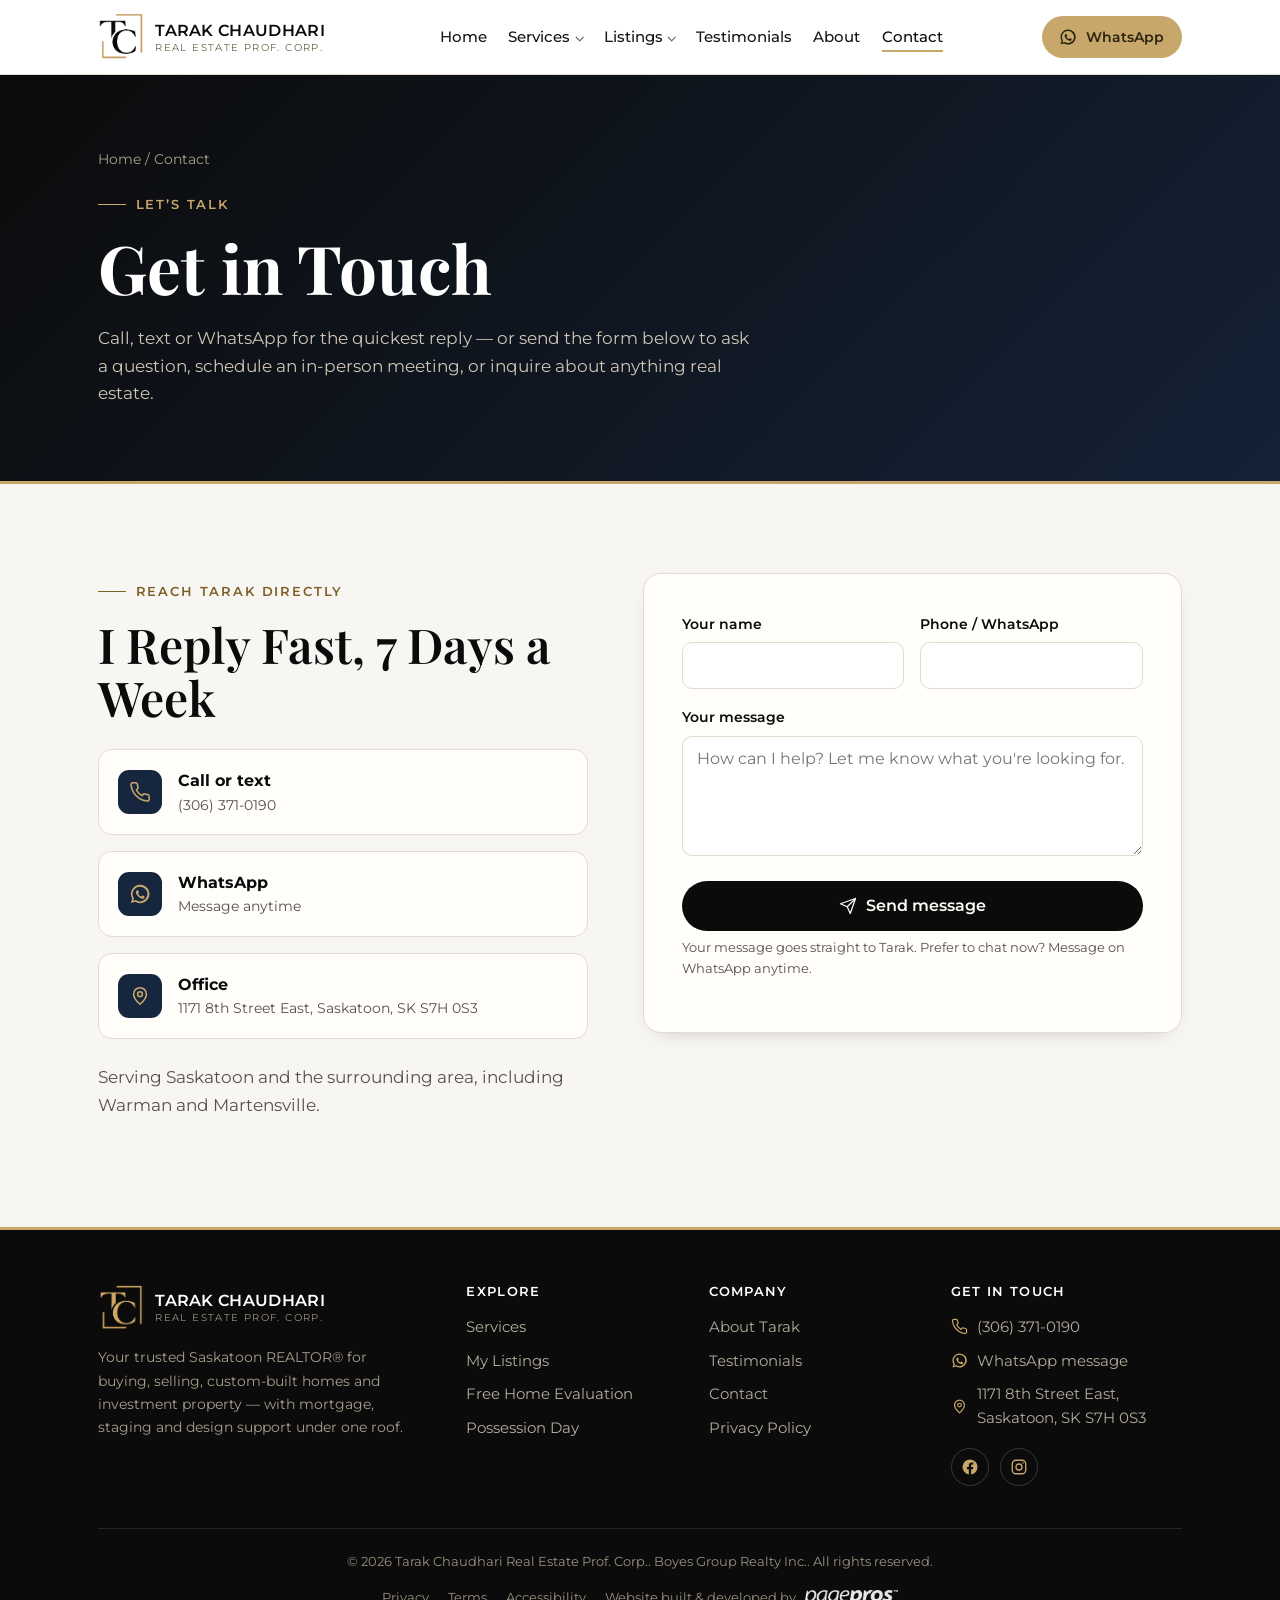
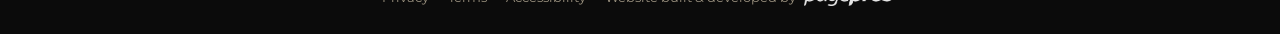
<file: contact.html>
<!DOCTYPE html>
<html lang="en-CA">
<head>
<meta charset="utf-8">
<meta name="viewport" content="width=device-width, initial-scale=1, viewport-fit=cover">
<title>Contact Tarak Chaudhari | Saskatoon REALTOR® — Call or WhatsApp</title>
<meta name="description" content="Contact Saskatoon REALTOR® Tarak Chaudhari. Call or text (306) 371-0190, message on WhatsApp, or send the form to book a meeting or ask a question.">
<link rel="canonical" href="https://tarakchaudhari.ca/contact.html">
<meta name="robots" content="index,follow">
<meta name="author" content="Tarak Chaudhari">
<meta name="geo.region" content="CA-SK"><meta name="geo.placename" content="Saskatoon">
<meta property="og:type" content="website">
<meta property="og:title" content="Contact Tarak Chaudhari | Saskatoon REALTOR® — Call or WhatsApp">
<meta property="og:description" content="Contact Saskatoon REALTOR® Tarak Chaudhari. Call or text (306) 371-0190, message on WhatsApp, or send the form to book a meeting or ask a question.">
<meta property="og:url" content="https://tarakchaudhari.ca/contact.html">
<meta property="og:site_name" content="Tarak Chaudhari Real Estate Prof. Corp.">
<meta property="og:image" content="https://tarakchaudhari.ca/images/tarak-headshot.jpg">
<meta property="og:locale" content="en_CA">
<meta name="twitter:card" content="summary_large_image">
<meta name="twitter:title" content="Contact Tarak Chaudhari | Saskatoon REALTOR® — Call or WhatsApp">
<meta name="twitter:description" content="Contact Saskatoon REALTOR® Tarak Chaudhari. Call or text (306) 371-0190, message on WhatsApp, or send the form to book a meeting or ask a question.">
<meta name="twitter:image" content="https://tarakchaudhari.ca/images/tarak-headshot.jpg">
<link rel="icon" href="data:image/svg+xml,%3Csvg xmlns='http://www.w3.org/2000/svg' viewBox='0 0 100 100'%3E%3Crect width='100' height='100' rx='20' fill='%230b0b0b'/%3E%3Cpath d='M58 24 H80 V46' fill='none' stroke='%23c8a76a' stroke-width='3'/%3E%3Cpath d='M42 76 H20 V54' fill='none' stroke='%23c8a76a' stroke-width='3'/%3E%3Ctext x='50' y='64' font-family='Georgia,serif' font-weight='600' font-size='40' fill='%23ffffff' text-anchor='middle'%3ETC%3C/text%3E%3C/svg%3E">
<link rel="preconnect" href="https://fonts.googleapis.com">
<link rel="preconnect" href="https://fonts.gstatic.com" crossorigin>
<link href="https://fonts.googleapis.com/css2?family=Playfair+Display:ital,wght@0,400;0,500;0,600;0,700;1,400;1,500&family=Montserrat:wght@400;500;600;700&display=swap" rel="stylesheet">
<link rel="stylesheet" href="styles.css">
<script type="application/ld+json">{"@context": "https://schema.org", "@type": "BreadcrumbList", "itemListElement": [{"@type": "ListItem", "position": 1, "name": "Home", "item": "https://tarakchaudhari.ca/index.html"}, {"@type": "ListItem", "position": 2, "name": "Contact", "item": "https://tarakchaudhari.ca/contact.html"}]}</script>
<script type="application/ld+json">{"@context": "https://schema.org", "@type": "ContactPage", "name": "Contact Tarak Chaudhari", "mainEntity": {"@type": "RealEstateAgent", "name": "Tarak Chaudhari Real Estate Prof. Corp.", "telephone": "+13063710190", "address": {"@type": "PostalAddress", "streetAddress": "1171 8th Street East", "addressLocality": "Saskatoon", "addressRegion": "SK", "postalCode": "S7H 0S3", "addressCountry": "CA"}}}</script>
</head>
<body>
<a class="skip-link" href="#main">Skip to content</a>
<header class="site-header">
  <div class="wrap nav">
    <a class="brand" href="index.html" aria-label="Tarak Chaudhari Real Estate Prof. Corp. home">
      <span class="mono-img" aria-hidden="true"></span>
      <span>Tarak Chaudhari<small>Real Estate Prof. Corp.</small></span>
    </a>
    <nav aria-label="Primary">
      <ul class="nav-links"><li><a href="index.html">Home</a></li><li class="has-sub"><a href="services.html">Services<span class="caret" aria-hidden="true"></span></a><ul class="sub"><li><a href="services.html">All Services</a></li><li><a href="service-buying.html">Buying a Home</a></li><li><a href="service-selling.html">Selling a Home</a></li><li><a href="service-custom-homes.html">Custom-Built Homes</a></li><li><a href="service-investment.html">Investment Property</a></li><li><a href="evaluation.html">Free Home Evaluation</a></li></ul></li><li class="has-sub"><a href="listings.html">Listings<span class="caret" aria-hidden="true"></span></a><ul class="sub"><li><a href="listings.html">My Listings</a></li><li><a href="possession.html">Possession Day</a></li></ul></li><li><a href="testimonials.html">Testimonials</a></li><li><a href="about.html">About</a></li><li><a href="contact.html" class="active">Contact</a></li></ul>
    </nav>
    <div class="nav-cta">
      <a class="btn btn-ghost" href="tel:+13063710190"><svg viewBox="0 0 24 24" fill="none" stroke="currentColor" stroke-width="1.7" stroke-linecap="round" stroke-linejoin="round"><path d="M22 16.9v3a2 2 0 0 1-2.2 2 19.8 19.8 0 0 1-8.6-3 19.5 19.5 0 0 1-6-6 19.8 19.8 0 0 1-3-8.6A2 2 0 0 1 4.1 2h3a2 2 0 0 1 2 1.7c.1 1 .4 1.9.7 2.8a2 2 0 0 1-.5 2.1L8.1 9.9a16 16 0 0 0 6 6l1.3-1.3a2 2 0 0 1 2.1-.5c.9.3 1.8.6 2.8.7a2 2 0 0 1 1.7 2z"/></svg> (306) 371-0190</a>
      <a class="btn btn-gold" href="https://wa.me/13063710190" target="_blank" rel="noopener" aria-label="Message on WhatsApp"><svg viewBox="0 0 24 24" fill="currentColor"><path d="M12 2a10 10 0 0 0-8.6 15l-1.3 4.8 4.9-1.3A10 10 0 1 0 12 2zm0 2a8 8 0 1 1-4.2 14.8l-.3-.2-2.9.8.8-2.8-.2-.3A8 8 0 0 1 12 4zm4.6 10.3c-.2-.1-1.4-.7-1.6-.8s-.4-.1-.5.1-.6.8-.8 1-.3.2-.5.1a6.5 6.5 0 0 1-1.9-1.2 7.2 7.2 0 0 1-1.3-1.7c-.1-.2 0-.4.1-.5l.4-.4.3-.4v-.4c0-.1-.5-1.3-.7-1.8s-.4-.4-.5-.4h-.5a.9.9 0 0 0-.7.3 2.8 2.8 0 0 0-.9 2.1 4.9 4.9 0 0 0 1 2.6 11 11 0 0 0 4.3 3.8c2 .8 2 .6 2.4.5a2.4 2.4 0 0 0 1.6-1.1 2 2 0 0 0 .1-1.1z"/></svg> <span class="wa-txt">WhatsApp</span></a>
    </div>
    <button class="nav-toggle" aria-label="Menu" aria-expanded="false"><span></span><span></span><span></span></button>
  </div>
</header>

<main id="main"><section class="page-hero">
  <div class="wrap">
    <div class="crumb"><a href="index.html">Home</a> / Contact</div>
    <span class="eyebrow">Let’s talk</span>
    <h1>Get in Touch</h1>
    <p>Call, text or WhatsApp for the quickest reply — or send the form below to ask a question, schedule an in-person meeting, or inquire about anything real estate.</p>
  </div>
</section>

<section>
  <div class="wrap contact-grid">
    <div>
      <span class="eyebrow">Reach Tarak directly</span>
      <h2>I Reply Fast, 7 Days a Week</h2>
      <div class="contact-methods">
        <a class="cm" href="tel:+13063710190"><span class="ic"><svg viewBox="0 0 24 24" fill="none" stroke="currentColor" stroke-width="1.7" stroke-linecap="round" stroke-linejoin="round"><path d="M22 16.9v3a2 2 0 0 1-2.2 2 19.8 19.8 0 0 1-8.6-3 19.5 19.5 0 0 1-6-6 19.8 19.8 0 0 1-3-8.6A2 2 0 0 1 4.1 2h3a2 2 0 0 1 2 1.7c.1 1 .4 1.9.7 2.8a2 2 0 0 1-.5 2.1L8.1 9.9a16 16 0 0 0 6 6l1.3-1.3a2 2 0 0 1 2.1-.5c.9.3 1.8.6 2.8.7a2 2 0 0 1 1.7 2z"/></svg></span><span><b>Call or text</b><span>(306) 371-0190</span></span></a>
        <a class="cm" href="https://wa.me/13063710190" target="_blank" rel="noopener"><span class="ic"><svg viewBox="0 0 24 24" fill="currentColor"><path d="M12 2a10 10 0 0 0-8.6 15l-1.3 4.8 4.9-1.3A10 10 0 1 0 12 2zm0 2a8 8 0 1 1-4.2 14.8l-.3-.2-2.9.8.8-2.8-.2-.3A8 8 0 0 1 12 4zm4.6 10.3c-.2-.1-1.4-.7-1.6-.8s-.4-.1-.5.1-.6.8-.8 1-.3.2-.5.1a6.5 6.5 0 0 1-1.9-1.2 7.2 7.2 0 0 1-1.3-1.7c-.1-.2 0-.4.1-.5l.4-.4.3-.4v-.4c0-.1-.5-1.3-.7-1.8s-.4-.4-.5-.4h-.5a.9.9 0 0 0-.7.3 2.8 2.8 0 0 0-.9 2.1 4.9 4.9 0 0 0 1 2.6 11 11 0 0 0 4.3 3.8c2 .8 2 .6 2.4.5a2.4 2.4 0 0 0 1.6-1.1 2 2 0 0 0 .1-1.1z"/></svg></span><span><b>WhatsApp</b><span>Message anytime</span></span></a>
        <a class="cm" href="https://maps.google.com/?q=1171+8th+Street+East,+Saskatoon,+SK+S7H+0S3" target="_blank" rel="noopener"><span class="ic"><svg viewBox="0 0 24 24" fill="none" stroke="currentColor" stroke-width="1.7" stroke-linecap="round" stroke-linejoin="round"><path d="M12 21s7-6.2 7-11a7 7 0 1 0-14 0c0 4.8 7 11 7 11z"/><circle cx="12" cy="10" r="2.6"/></svg></span><span><b>Office</b><span>1171 8th Street East, Saskatoon, SK S7H 0S3</span></span></a>
      </div>
      <p style="margin-top:1.6rem;color:var(--char-60)">Serving Saskatoon and the surrounding area, including Warman and Martensville.</p>
    </div>
    <div class="form-card">
      <form data-lead="General enquiry" action="https://formspree.io/f/xjywjjdl" method="POST">
        <div class="msg-ok">Thanks! Your message has been sent — I’ll be in touch soon.</div>
        <div class="grid-2">
          <div class="field"><label for="cn">Your name</label><input id="cn" name="name" required></div>
          <div class="field"><label for="cp">Phone / WhatsApp</label><input id="cp" name="phone" type="tel" required></div>
        </div>
        <div class="field"><label for="cm">Your message</label><textarea id="cm" name="message" placeholder="How can I help? Let me know what you're looking for." required></textarea></div>
        <button class="btn btn-primary" type="submit" style="width:100%;justify-content:center"><svg viewBox="0 0 24 24" fill="none" stroke="currentColor" stroke-width="1.7" stroke-linecap="round" stroke-linejoin="round"><path d="M22 2 11 13"/><path d="M22 2 15 22l-4-9-9-4z"/></svg> Send message</button>
        <p class="form-note">Your message goes straight to Tarak. Prefer to chat now? Message on WhatsApp anytime.</p>
      </form>
    </div>
  </div>
</section>
</main>
<footer class="site-footer">
  <div class="wrap">
    <div class="foot-grid">
      <div class="foot-brand">
        <a class="brand" href="index.html"><span class="mono-img" aria-hidden="true"></span><span>Tarak Chaudhari<small>Real Estate Prof. Corp.</small></span></a>
        <p>Your trusted Saskatoon REALTOR® for buying, selling, custom-built homes and investment property — with mortgage, staging and design support under one roof.</p>
      </div>
      <div><h4>Explore</h4><ul><li><a href="services.html">Services</a></li><li><a href="listings.html">My Listings</a></li><li><a href="evaluation.html">Free Home Evaluation</a></li><li><a href="possession.html">Possession Day</a></li></ul></div><div><h4>Company</h4><ul><li><a href="about.html">About Tarak</a></li><li><a href="testimonials.html">Testimonials</a></li><li><a href="contact.html">Contact</a></li><li><a href="privacy.html">Privacy Policy</a></li></ul></div>
      <div class="foot-contact">
        <h4>Get in Touch</h4>
        <ul>
          <li><a href="tel:+13063710190"><svg viewBox="0 0 24 24" fill="none" stroke="currentColor" stroke-width="1.7" stroke-linecap="round" stroke-linejoin="round"><path d="M22 16.9v3a2 2 0 0 1-2.2 2 19.8 19.8 0 0 1-8.6-3 19.5 19.5 0 0 1-6-6 19.8 19.8 0 0 1-3-8.6A2 2 0 0 1 4.1 2h3a2 2 0 0 1 2 1.7c.1 1 .4 1.9.7 2.8a2 2 0 0 1-.5 2.1L8.1 9.9a16 16 0 0 0 6 6l1.3-1.3a2 2 0 0 1 2.1-.5c.9.3 1.8.6 2.8.7a2 2 0 0 1 1.7 2z"/></svg><span>(306) 371-0190</span></a></li>
          <li><a href="https://wa.me/13063710190" target="_blank" rel="noopener"><svg viewBox="0 0 24 24" fill="currentColor"><path d="M12 2a10 10 0 0 0-8.6 15l-1.3 4.8 4.9-1.3A10 10 0 1 0 12 2zm0 2a8 8 0 1 1-4.2 14.8l-.3-.2-2.9.8.8-2.8-.2-.3A8 8 0 0 1 12 4zm4.6 10.3c-.2-.1-1.4-.7-1.6-.8s-.4-.1-.5.1-.6.8-.8 1-.3.2-.5.1a6.5 6.5 0 0 1-1.9-1.2 7.2 7.2 0 0 1-1.3-1.7c-.1-.2 0-.4.1-.5l.4-.4.3-.4v-.4c0-.1-.5-1.3-.7-1.8s-.4-.4-.5-.4h-.5a.9.9 0 0 0-.7.3 2.8 2.8 0 0 0-.9 2.1 4.9 4.9 0 0 0 1 2.6 11 11 0 0 0 4.3 3.8c2 .8 2 .6 2.4.5a2.4 2.4 0 0 0 1.6-1.1 2 2 0 0 0 .1-1.1z"/></svg><span>WhatsApp message</span></a></li>
          <li><a href="https://maps.google.com/?q=1171+8th+Street+East,+Saskatoon,+SK+S7H+0S3" target="_blank" rel="noopener"><svg viewBox="0 0 24 24" fill="none" stroke="currentColor" stroke-width="1.7" stroke-linecap="round" stroke-linejoin="round"><path d="M12 21s7-6.2 7-11a7 7 0 1 0-14 0c0 4.8 7 11 7 11z"/><circle cx="12" cy="10" r="2.6"/></svg><span>1171 8th Street East, Saskatoon, SK S7H 0S3</span></a></li>
        </ul>
      <div class="foot-social"><a href="https://www.facebook.com/tarak.chaudhari.3" target="_blank" rel="noopener" aria-label="Facebook"><svg viewBox="0 0 24 24" fill="currentColor"><path d="M22 12a10 10 0 1 0-11.6 9.9v-7H7.9V12h2.5V9.8c0-2.5 1.5-3.9 3.8-3.9 1.1 0 2.2.2 2.2.2v2.5h-1.3c-1.2 0-1.6.8-1.6 1.6V12h2.8l-.4 2.9h-2.4v7A10 10 0 0 0 22 12z"/></svg></a><a href="https://www.instagram.com/tarak0190/" target="_blank" rel="noopener" aria-label="Instagram"><svg viewBox="0 0 24 24" fill="none" stroke="currentColor" stroke-width="1.8" stroke-linecap="round" stroke-linejoin="round"><rect x="3" y="3" width="18" height="18" rx="5"/><circle cx="12" cy="12" r="4"/><circle cx="17.3" cy="6.7" r="1.1" fill="currentColor" stroke="none"/></svg></a></div>
      </div>
    </div>
    <div class="foot-bottom">
      <span>© <span id="year">2026</span> Tarak Chaudhari Real Estate Prof. Corp.. Boyes Group Realty Inc.. All rights reserved.</span>
      <span style="display:flex;gap:1.2rem;align-items:center;flex-wrap:wrap">
        <a href="privacy.html">Privacy</a><a href="terms.html">Terms</a><a href="accessibility.html">Accessibility</a>
        <a class="built-by" href="https://pagepros.io" target="_blank" rel="noopener">
          Website built &amp; developed by <img src="[data-uri]" alt="PagePros">
        </a>
      </span>
    </div>
  </div>
</footer>
<script src="main.js"></script>
</body>
</html>
</file>
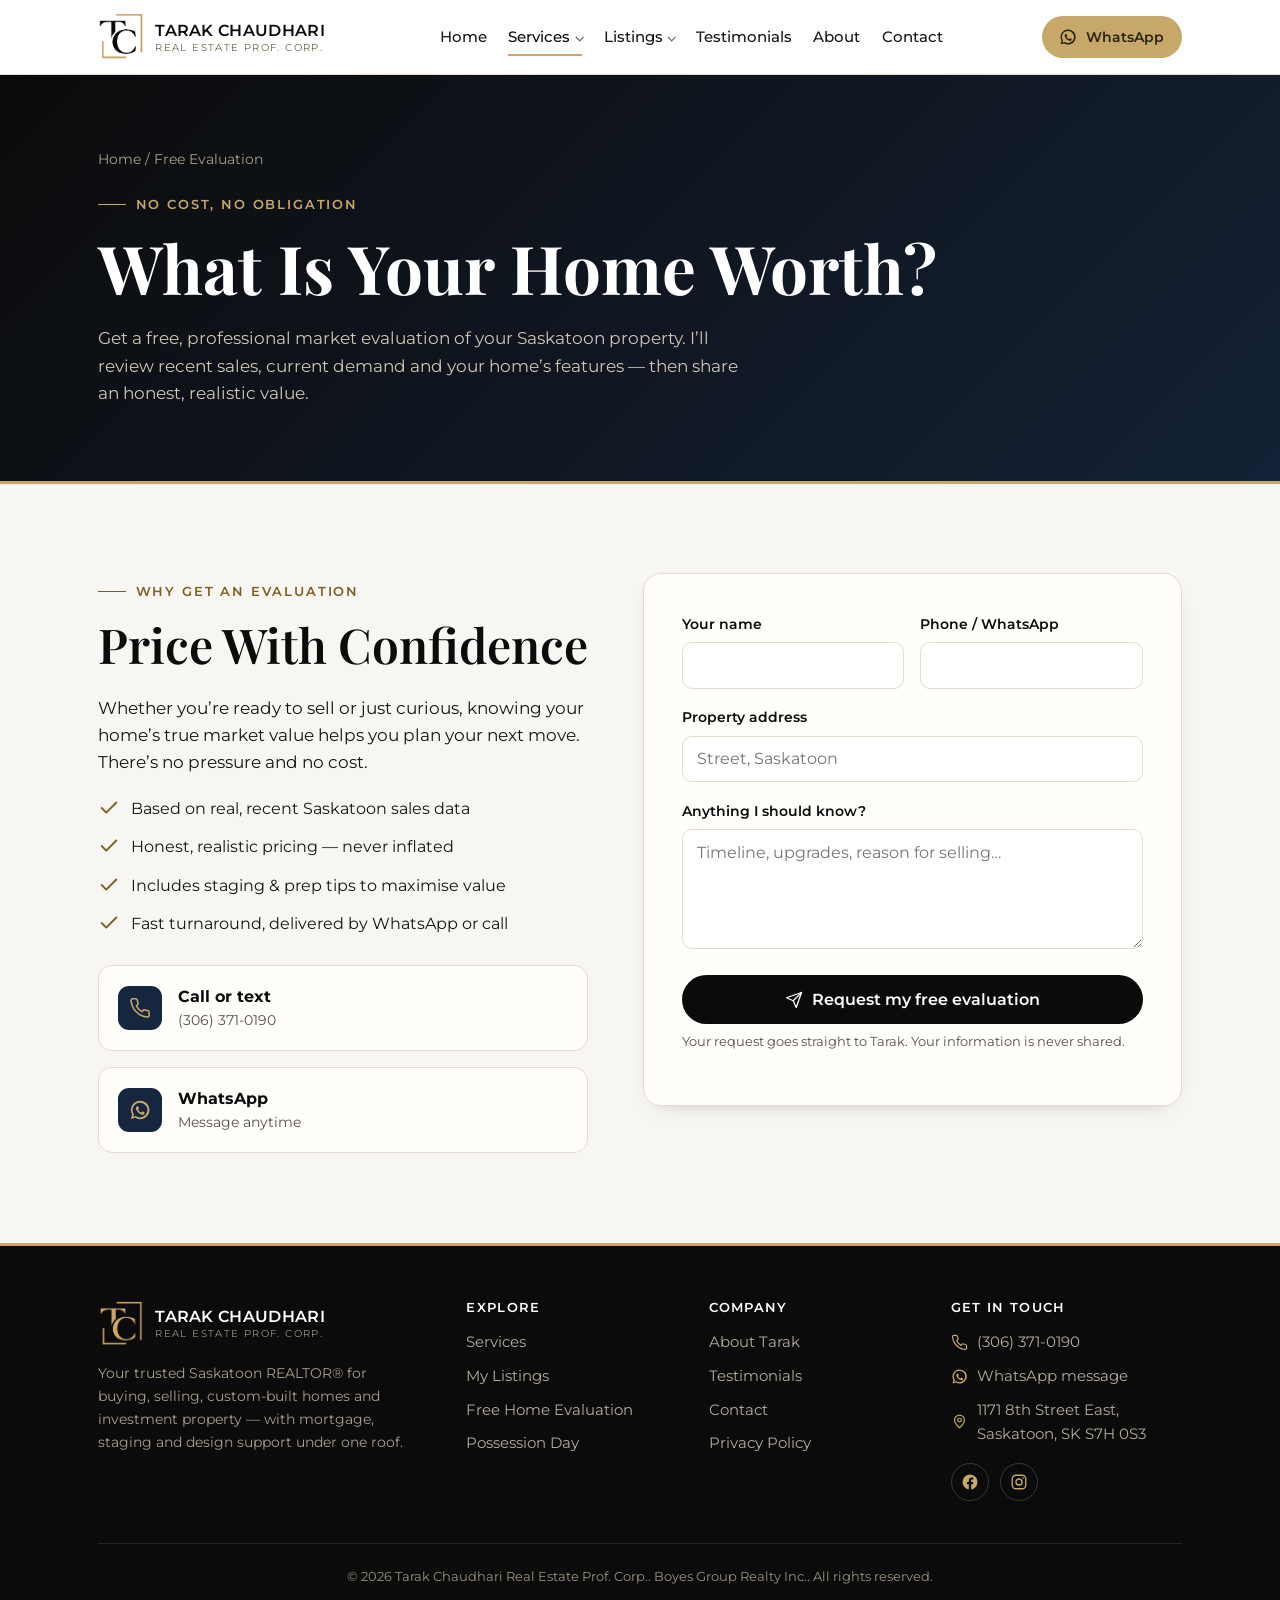
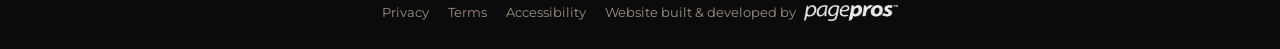
<file: evaluation.html>
<!DOCTYPE html>
<html lang="en-CA">
<head>
<meta charset="utf-8">
<meta name="viewport" content="width=device-width, initial-scale=1, viewport-fit=cover">
<title>Free Home Evaluation in Saskatoon | Tarak Chaudhari REALTOR®</title>
<meta name="description" content="Find out what your Saskatoon home is worth with a free, no-obligation market evaluation from REALTOR® Tarak Chaudhari. Request yours today.">
<link rel="canonical" href="https://tarakchaudhari.ca/evaluation.html">
<meta name="robots" content="index,follow">
<meta name="author" content="Tarak Chaudhari">
<meta name="geo.region" content="CA-SK"><meta name="geo.placename" content="Saskatoon">
<meta property="og:type" content="website">
<meta property="og:title" content="Free Home Evaluation in Saskatoon | Tarak Chaudhari REALTOR®">
<meta property="og:description" content="Find out what your Saskatoon home is worth with a free, no-obligation market evaluation from REALTOR® Tarak Chaudhari. Request yours today.">
<meta property="og:url" content="https://tarakchaudhari.ca/evaluation.html">
<meta property="og:site_name" content="Tarak Chaudhari Real Estate Prof. Corp.">
<meta property="og:image" content="https://tarakchaudhari.ca/images/tarak-headshot.jpg">
<meta property="og:locale" content="en_CA">
<meta name="twitter:card" content="summary_large_image">
<meta name="twitter:title" content="Free Home Evaluation in Saskatoon | Tarak Chaudhari REALTOR®">
<meta name="twitter:description" content="Find out what your Saskatoon home is worth with a free, no-obligation market evaluation from REALTOR® Tarak Chaudhari. Request yours today.">
<meta name="twitter:image" content="https://tarakchaudhari.ca/images/tarak-headshot.jpg">
<link rel="icon" href="data:image/svg+xml,%3Csvg xmlns='http://www.w3.org/2000/svg' viewBox='0 0 100 100'%3E%3Crect width='100' height='100' rx='20' fill='%230b0b0b'/%3E%3Cpath d='M58 24 H80 V46' fill='none' stroke='%23c8a76a' stroke-width='3'/%3E%3Cpath d='M42 76 H20 V54' fill='none' stroke='%23c8a76a' stroke-width='3'/%3E%3Ctext x='50' y='64' font-family='Georgia,serif' font-weight='600' font-size='40' fill='%23ffffff' text-anchor='middle'%3ETC%3C/text%3E%3C/svg%3E">
<link rel="preconnect" href="https://fonts.googleapis.com">
<link rel="preconnect" href="https://fonts.gstatic.com" crossorigin>
<link href="https://fonts.googleapis.com/css2?family=Playfair+Display:ital,wght@0,400;0,500;0,600;0,700;1,400;1,500&family=Montserrat:wght@400;500;600;700&display=swap" rel="stylesheet">
<link rel="stylesheet" href="styles.css">
<script type="application/ld+json">{"@context": "https://schema.org", "@type": "BreadcrumbList", "itemListElement": [{"@type": "ListItem", "position": 1, "name": "Home", "item": "https://tarakchaudhari.ca/index.html"}, {"@type": "ListItem", "position": 2, "name": "Free Evaluation", "item": "https://tarakchaudhari.ca/evaluation.html"}]}</script>
</head>
<body>
<a class="skip-link" href="#main">Skip to content</a>
<header class="site-header">
  <div class="wrap nav">
    <a class="brand" href="index.html" aria-label="Tarak Chaudhari Real Estate Prof. Corp. home">
      <span class="mono-img" aria-hidden="true"></span>
      <span>Tarak Chaudhari<small>Real Estate Prof. Corp.</small></span>
    </a>
    <nav aria-label="Primary">
      <ul class="nav-links"><li><a href="index.html">Home</a></li><li class="has-sub"><a href="services.html" class="active">Services<span class="caret" aria-hidden="true"></span></a><ul class="sub"><li><a href="services.html">All Services</a></li><li><a href="service-buying.html">Buying a Home</a></li><li><a href="service-selling.html">Selling a Home</a></li><li><a href="service-custom-homes.html">Custom-Built Homes</a></li><li><a href="service-investment.html">Investment Property</a></li><li><a href="evaluation.html" class="active">Free Home Evaluation</a></li></ul></li><li class="has-sub"><a href="listings.html">Listings<span class="caret" aria-hidden="true"></span></a><ul class="sub"><li><a href="listings.html">My Listings</a></li><li><a href="possession.html">Possession Day</a></li></ul></li><li><a href="testimonials.html">Testimonials</a></li><li><a href="about.html">About</a></li><li><a href="contact.html">Contact</a></li></ul>
    </nav>
    <div class="nav-cta">
      <a class="btn btn-ghost" href="tel:+13063710190"><svg viewBox="0 0 24 24" fill="none" stroke="currentColor" stroke-width="1.7" stroke-linecap="round" stroke-linejoin="round"><path d="M22 16.9v3a2 2 0 0 1-2.2 2 19.8 19.8 0 0 1-8.6-3 19.5 19.5 0 0 1-6-6 19.8 19.8 0 0 1-3-8.6A2 2 0 0 1 4.1 2h3a2 2 0 0 1 2 1.7c.1 1 .4 1.9.7 2.8a2 2 0 0 1-.5 2.1L8.1 9.9a16 16 0 0 0 6 6l1.3-1.3a2 2 0 0 1 2.1-.5c.9.3 1.8.6 2.8.7a2 2 0 0 1 1.7 2z"/></svg> (306) 371-0190</a>
      <a class="btn btn-gold" href="https://wa.me/13063710190" target="_blank" rel="noopener" aria-label="Message on WhatsApp"><svg viewBox="0 0 24 24" fill="currentColor"><path d="M12 2a10 10 0 0 0-8.6 15l-1.3 4.8 4.9-1.3A10 10 0 1 0 12 2zm0 2a8 8 0 1 1-4.2 14.8l-.3-.2-2.9.8.8-2.8-.2-.3A8 8 0 0 1 12 4zm4.6 10.3c-.2-.1-1.4-.7-1.6-.8s-.4-.1-.5.1-.6.8-.8 1-.3.2-.5.1a6.5 6.5 0 0 1-1.9-1.2 7.2 7.2 0 0 1-1.3-1.7c-.1-.2 0-.4.1-.5l.4-.4.3-.4v-.4c0-.1-.5-1.3-.7-1.8s-.4-.4-.5-.4h-.5a.9.9 0 0 0-.7.3 2.8 2.8 0 0 0-.9 2.1 4.9 4.9 0 0 0 1 2.6 11 11 0 0 0 4.3 3.8c2 .8 2 .6 2.4.5a2.4 2.4 0 0 0 1.6-1.1 2 2 0 0 0 .1-1.1z"/></svg> <span class="wa-txt">WhatsApp</span></a>
    </div>
    <button class="nav-toggle" aria-label="Menu" aria-expanded="false"><span></span><span></span><span></span></button>
  </div>
</header>

<main id="main"><section class="page-hero">
  <div class="wrap">
    <div class="crumb"><a href="index.html">Home</a> / Free Evaluation</div>
    <span class="eyebrow">No cost, no obligation</span>
    <h1>What Is Your Home Worth?</h1>
    <p>Get a free, professional market evaluation of your Saskatoon property. I’ll review recent sales, current demand and your home’s features — then share an honest, realistic value.</p>
  </div>
</section>

<section>
  <div class="wrap contact-grid">
    <div>
      <span class="eyebrow">Why Get an Evaluation</span>
      <h2>Price With Confidence</h2>
      <p>Whether you’re ready to sell or just curious, knowing your home’s true market value helps you plan your next move. There’s no pressure and no cost.</p>
      <ul class="check-list">
        <li><svg viewBox="0 0 24 24" fill="none" stroke="currentColor" stroke-width="2" stroke-linecap="round" stroke-linejoin="round"><path d="M20 6L9 17l-5-5"/></svg><span>Based on real, recent Saskatoon sales data</span></li>
        <li><svg viewBox="0 0 24 24" fill="none" stroke="currentColor" stroke-width="2" stroke-linecap="round" stroke-linejoin="round"><path d="M20 6L9 17l-5-5"/></svg><span>Honest, realistic pricing — never inflated</span></li>
        <li><svg viewBox="0 0 24 24" fill="none" stroke="currentColor" stroke-width="2" stroke-linecap="round" stroke-linejoin="round"><path d="M20 6L9 17l-5-5"/></svg><span>Includes staging &amp; prep tips to maximise value</span></li>
        <li><svg viewBox="0 0 24 24" fill="none" stroke="currentColor" stroke-width="2" stroke-linecap="round" stroke-linejoin="round"><path d="M20 6L9 17l-5-5"/></svg><span>Fast turnaround, delivered by WhatsApp or call</span></li>
      </ul>
      <div class="contact-methods">
        <a class="cm" href="tel:+13063710190"><span class="ic"><svg viewBox="0 0 24 24" fill="none" stroke="currentColor" stroke-width="1.7" stroke-linecap="round" stroke-linejoin="round"><path d="M22 16.9v3a2 2 0 0 1-2.2 2 19.8 19.8 0 0 1-8.6-3 19.5 19.5 0 0 1-6-6 19.8 19.8 0 0 1-3-8.6A2 2 0 0 1 4.1 2h3a2 2 0 0 1 2 1.7c.1 1 .4 1.9.7 2.8a2 2 0 0 1-.5 2.1L8.1 9.9a16 16 0 0 0 6 6l1.3-1.3a2 2 0 0 1 2.1-.5c.9.3 1.8.6 2.8.7a2 2 0 0 1 1.7 2z"/></svg></span><span><b>Call or text</b><span>(306) 371-0190</span></span></a>
        <a class="cm" href="https://wa.me/13063710190" target="_blank" rel="noopener"><span class="ic"><svg viewBox="0 0 24 24" fill="currentColor"><path d="M12 2a10 10 0 0 0-8.6 15l-1.3 4.8 4.9-1.3A10 10 0 1 0 12 2zm0 2a8 8 0 1 1-4.2 14.8l-.3-.2-2.9.8.8-2.8-.2-.3A8 8 0 0 1 12 4zm4.6 10.3c-.2-.1-1.4-.7-1.6-.8s-.4-.1-.5.1-.6.8-.8 1-.3.2-.5.1a6.5 6.5 0 0 1-1.9-1.2 7.2 7.2 0 0 1-1.3-1.7c-.1-.2 0-.4.1-.5l.4-.4.3-.4v-.4c0-.1-.5-1.3-.7-1.8s-.4-.4-.5-.4h-.5a.9.9 0 0 0-.7.3 2.8 2.8 0 0 0-.9 2.1 4.9 4.9 0 0 0 1 2.6 11 11 0 0 0 4.3 3.8c2 .8 2 .6 2.4.5a2.4 2.4 0 0 0 1.6-1.1 2 2 0 0 0 .1-1.1z"/></svg></span><span><b>WhatsApp</b><span>Message anytime</span></span></a>
      </div>
    </div>
    <div class="form-card">
      <form data-lead="Free Home Evaluation" action="https://formspree.io/f/xjywjjdl" method="POST">
        <div class="msg-ok">Thanks! Your request has been sent — I’ll be in touch with your evaluation soon.</div>
        <div class="grid-2">
          <div class="field"><label for="n1">Your name</label><input id="n1" name="name" required></div>
          <div class="field"><label for="p1">Phone / WhatsApp</label><input id="p1" name="phone" type="tel" required></div>
        </div>
        <div class="field"><label for="a1">Property address</label><input id="a1" name="address" placeholder="Street, Saskatoon" required></div>
        <div class="field"><label for="m1">Anything I should know?</label><textarea id="m1" name="message" placeholder="Timeline, upgrades, reason for selling…"></textarea></div>
        <button class="btn btn-primary" type="submit" style="width:100%;justify-content:center"><svg viewBox="0 0 24 24" fill="none" stroke="currentColor" stroke-width="1.7" stroke-linecap="round" stroke-linejoin="round"><path d="M22 2 11 13"/><path d="M22 2 15 22l-4-9-9-4z"/></svg> Request my free evaluation</button>
        <p class="form-note">Your request goes straight to Tarak. Your information is never shared.</p>
      </form>
    </div>
  </div>
</section>
</main>
<footer class="site-footer">
  <div class="wrap">
    <div class="foot-grid">
      <div class="foot-brand">
        <a class="brand" href="index.html"><span class="mono-img" aria-hidden="true"></span><span>Tarak Chaudhari<small>Real Estate Prof. Corp.</small></span></a>
        <p>Your trusted Saskatoon REALTOR® for buying, selling, custom-built homes and investment property — with mortgage, staging and design support under one roof.</p>
      </div>
      <div><h4>Explore</h4><ul><li><a href="services.html">Services</a></li><li><a href="listings.html">My Listings</a></li><li><a href="evaluation.html">Free Home Evaluation</a></li><li><a href="possession.html">Possession Day</a></li></ul></div><div><h4>Company</h4><ul><li><a href="about.html">About Tarak</a></li><li><a href="testimonials.html">Testimonials</a></li><li><a href="contact.html">Contact</a></li><li><a href="privacy.html">Privacy Policy</a></li></ul></div>
      <div class="foot-contact">
        <h4>Get in touch</h4>
        <ul>
          <li><a href="tel:+13063710190"><svg viewBox="0 0 24 24" fill="none" stroke="currentColor" stroke-width="1.7" stroke-linecap="round" stroke-linejoin="round"><path d="M22 16.9v3a2 2 0 0 1-2.2 2 19.8 19.8 0 0 1-8.6-3 19.5 19.5 0 0 1-6-6 19.8 19.8 0 0 1-3-8.6A2 2 0 0 1 4.1 2h3a2 2 0 0 1 2 1.7c.1 1 .4 1.9.7 2.8a2 2 0 0 1-.5 2.1L8.1 9.9a16 16 0 0 0 6 6l1.3-1.3a2 2 0 0 1 2.1-.5c.9.3 1.8.6 2.8.7a2 2 0 0 1 1.7 2z"/></svg><span>(306) 371-0190</span></a></li>
          <li><a href="https://wa.me/13063710190" target="_blank" rel="noopener"><svg viewBox="0 0 24 24" fill="currentColor"><path d="M12 2a10 10 0 0 0-8.6 15l-1.3 4.8 4.9-1.3A10 10 0 1 0 12 2zm0 2a8 8 0 1 1-4.2 14.8l-.3-.2-2.9.8.8-2.8-.2-.3A8 8 0 0 1 12 4zm4.6 10.3c-.2-.1-1.4-.7-1.6-.8s-.4-.1-.5.1-.6.8-.8 1-.3.2-.5.1a6.5 6.5 0 0 1-1.9-1.2 7.2 7.2 0 0 1-1.3-1.7c-.1-.2 0-.4.1-.5l.4-.4.3-.4v-.4c0-.1-.5-1.3-.7-1.8s-.4-.4-.5-.4h-.5a.9.9 0 0 0-.7.3 2.8 2.8 0 0 0-.9 2.1 4.9 4.9 0 0 0 1 2.6 11 11 0 0 0 4.3 3.8c2 .8 2 .6 2.4.5a2.4 2.4 0 0 0 1.6-1.1 2 2 0 0 0 .1-1.1z"/></svg><span>WhatsApp message</span></a></li>
          <li><a href="https://maps.google.com/?q=1171+8th+Street+East,+Saskatoon,+SK+S7H+0S3" target="_blank" rel="noopener"><svg viewBox="0 0 24 24" fill="none" stroke="currentColor" stroke-width="1.7" stroke-linecap="round" stroke-linejoin="round"><path d="M12 21s7-6.2 7-11a7 7 0 1 0-14 0c0 4.8 7 11 7 11z"/><circle cx="12" cy="10" r="2.6"/></svg><span>1171 8th Street East, Saskatoon, SK S7H 0S3</span></a></li>
        </ul>
      <div class="foot-social"><a href="https://www.facebook.com/tarak.chaudhari.3" target="_blank" rel="noopener" aria-label="Facebook"><svg viewBox="0 0 24 24" fill="currentColor"><path d="M22 12a10 10 0 1 0-11.6 9.9v-7H7.9V12h2.5V9.8c0-2.5 1.5-3.9 3.8-3.9 1.1 0 2.2.2 2.2.2v2.5h-1.3c-1.2 0-1.6.8-1.6 1.6V12h2.8l-.4 2.9h-2.4v7A10 10 0 0 0 22 12z"/></svg></a><a href="https://www.instagram.com/tarak0190/" target="_blank" rel="noopener" aria-label="Instagram"><svg viewBox="0 0 24 24" fill="none" stroke="currentColor" stroke-width="1.8" stroke-linecap="round" stroke-linejoin="round"><rect x="3" y="3" width="18" height="18" rx="5"/><circle cx="12" cy="12" r="4"/><circle cx="17.3" cy="6.7" r="1.1" fill="currentColor" stroke="none"/></svg></a></div>
      </div>
    </div>
    <div class="foot-bottom">
      <span>© <span id="year">2026</span> Tarak Chaudhari Real Estate Prof. Corp.. Boyes Group Realty Inc.. All rights reserved.</span>
      <span style="display:flex;gap:1.2rem;align-items:center;flex-wrap:wrap">
        <a href="privacy.html">Privacy</a><a href="terms.html">Terms</a><a href="accessibility.html">Accessibility</a>
        <a class="built-by" href="https://pagepros.io" target="_blank" rel="noopener">
          Website built &amp; developed by <img src="[data-uri]" alt="PagePros">
        </a>
      </span>
    </div>
  </div>
</footer>
<script src="main.js"></script>
</body>
</html>
</file>
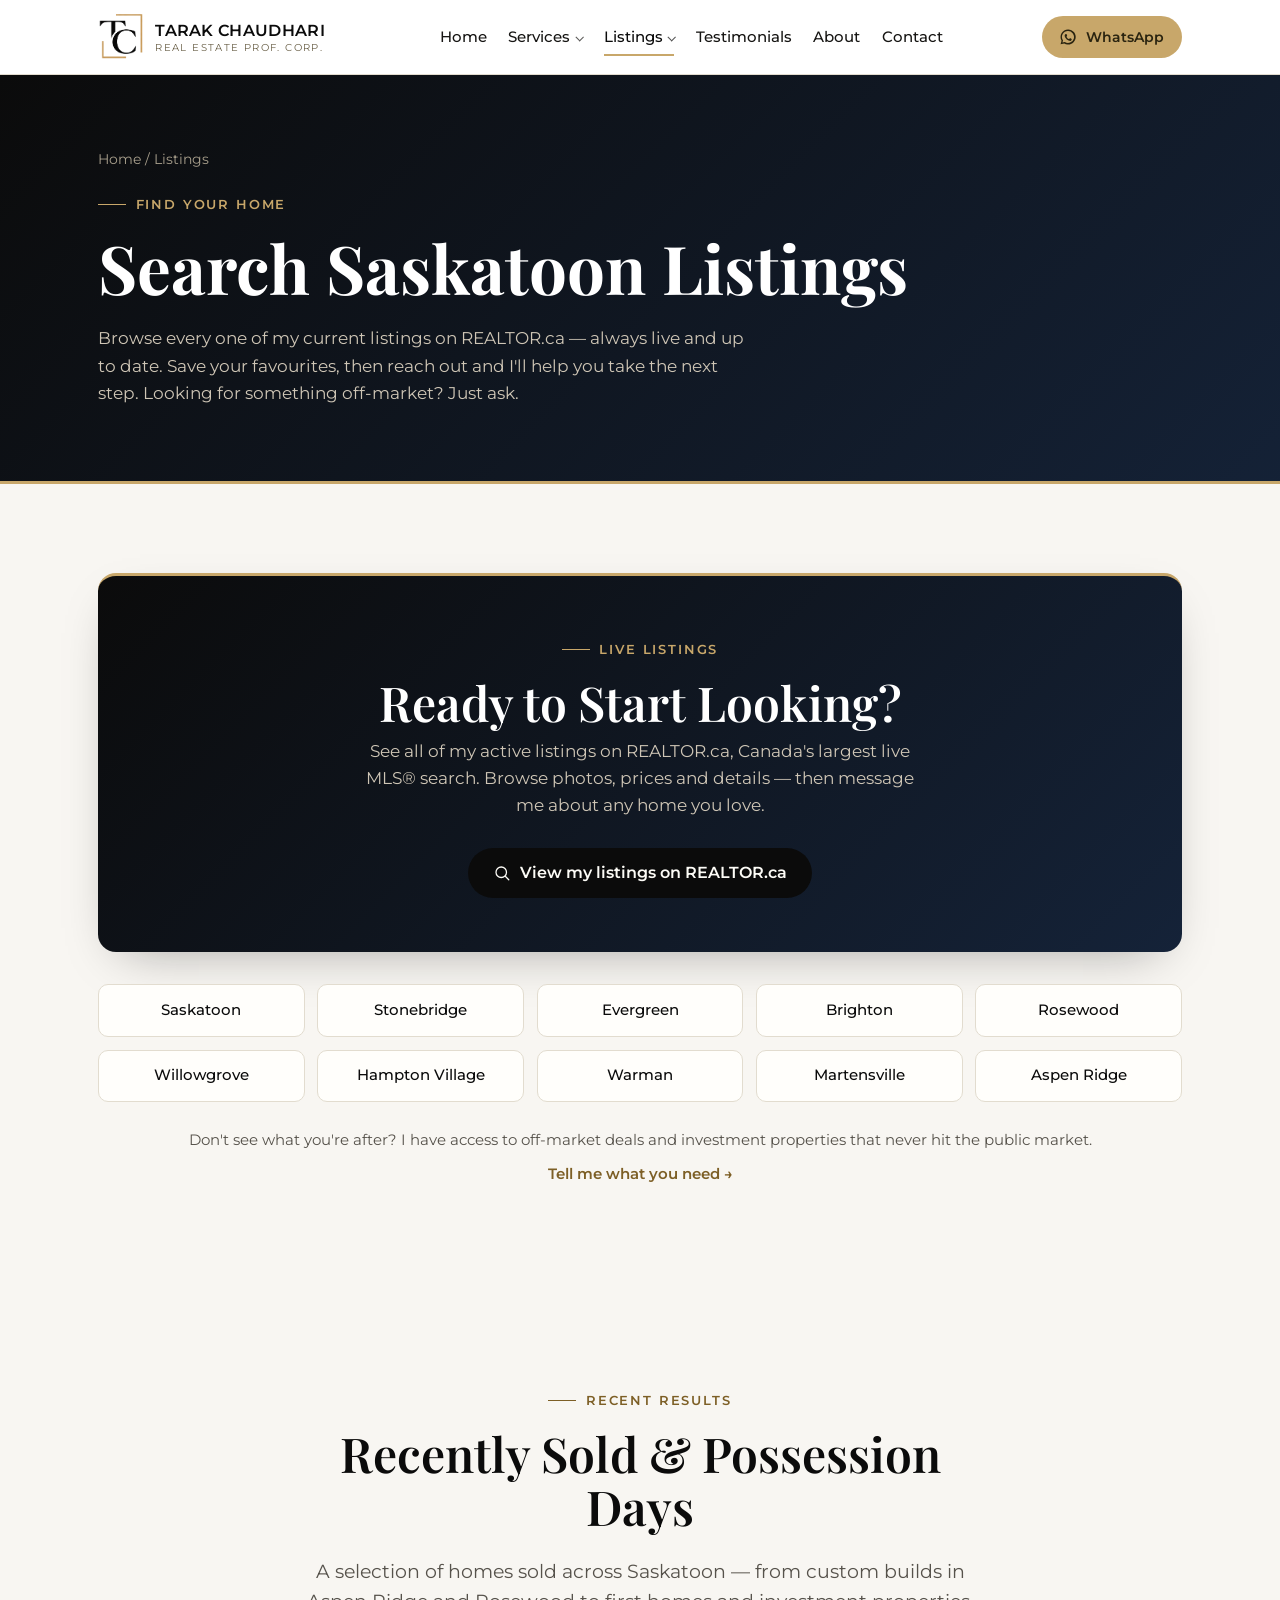
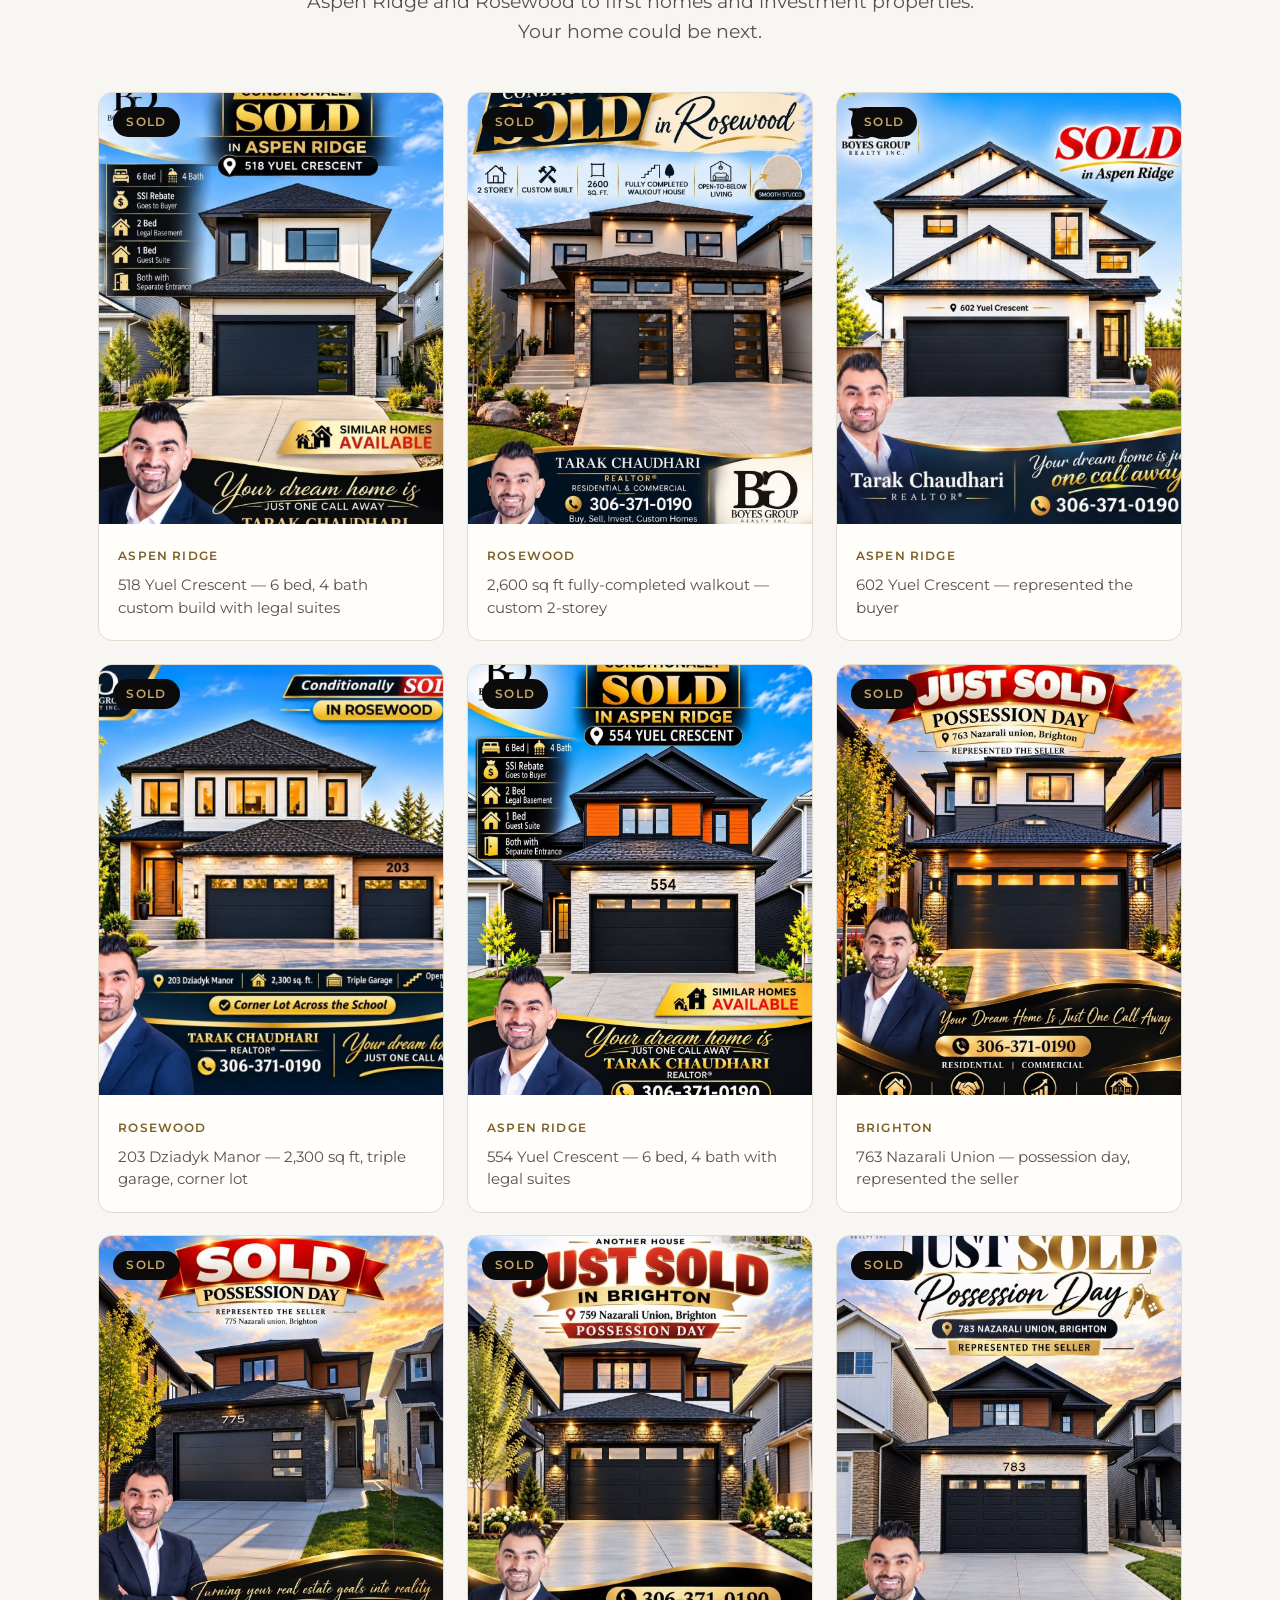
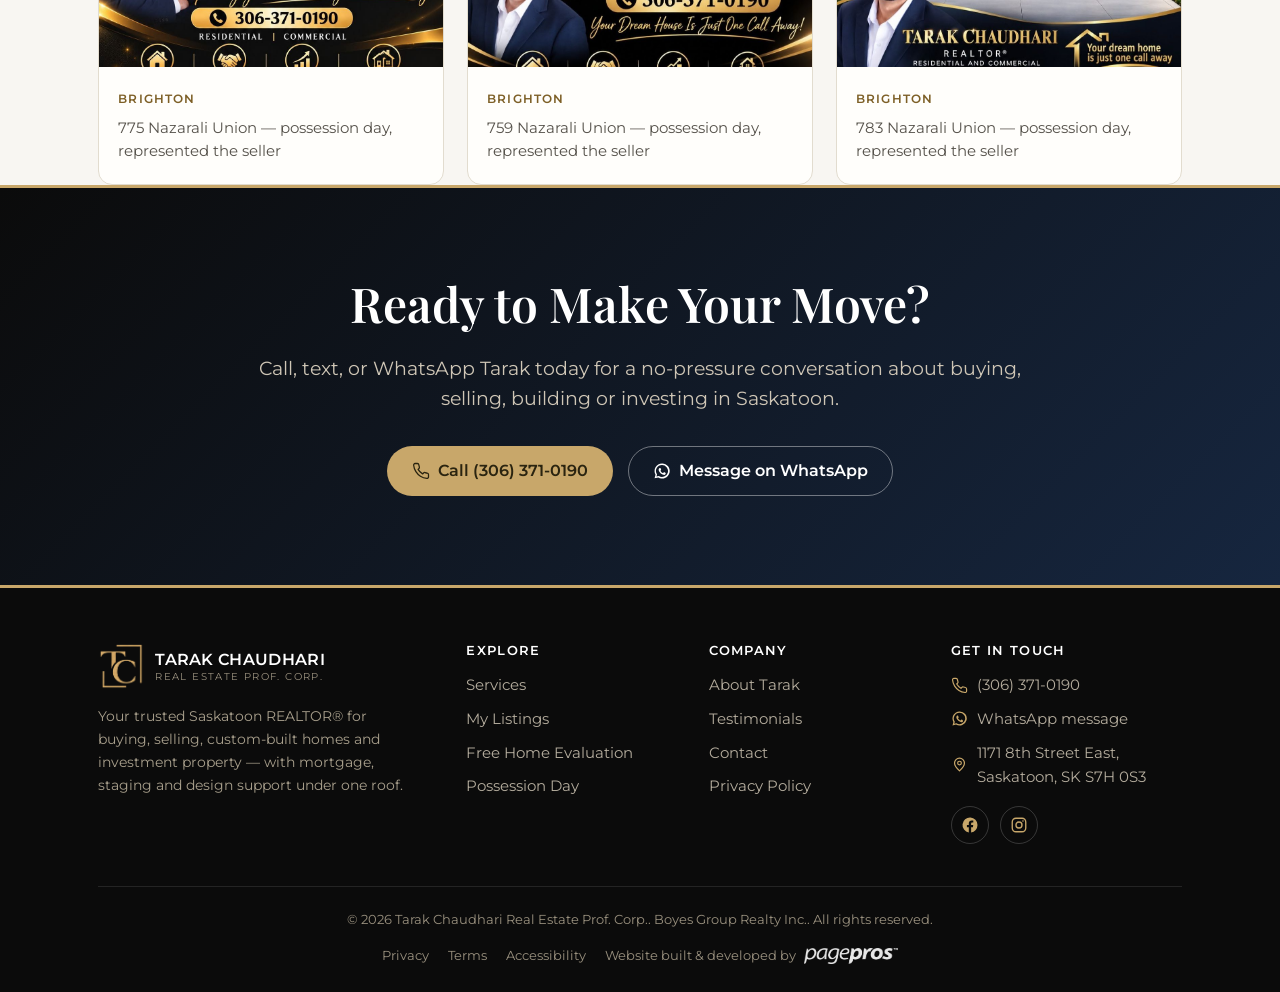
<file: listings.html>
<!DOCTYPE html>
<html lang="en-CA">
<head>
<meta charset="utf-8">
<meta name="viewport" content="width=device-width, initial-scale=1, viewport-fit=cover">
<title>Saskatoon Property Listings | Tarak Chaudhari REALTOR®</title>
<meta name="description" content="Search Tarak Chaudhari’s live Saskatoon listings on REALTOR.ca, plus off-market deals and investment properties. Find homes across Saskatoon and area.">
<link rel="canonical" href="https://tarakchaudhari.ca/listings.html">
<meta name="robots" content="index,follow">
<meta name="author" content="Tarak Chaudhari">
<meta name="geo.region" content="CA-SK"><meta name="geo.placename" content="Saskatoon">
<meta property="og:type" content="website">
<meta property="og:title" content="Saskatoon Property Listings | Tarak Chaudhari REALTOR®">
<meta property="og:description" content="Search Tarak Chaudhari’s live Saskatoon listings on REALTOR.ca, plus off-market deals and investment properties. Find homes across Saskatoon and area.">
<meta property="og:url" content="https://tarakchaudhari.ca/listings.html">
<meta property="og:site_name" content="Tarak Chaudhari Real Estate Prof. Corp.">
<meta property="og:image" content="https://tarakchaudhari.ca/images/tarak-headshot.jpg">
<meta property="og:locale" content="en_CA">
<meta name="twitter:card" content="summary_large_image">
<meta name="twitter:title" content="Saskatoon Property Listings | Tarak Chaudhari REALTOR®">
<meta name="twitter:description" content="Search Tarak Chaudhari’s live Saskatoon listings on REALTOR.ca, plus off-market deals and investment properties. Find homes across Saskatoon and area.">
<meta name="twitter:image" content="https://tarakchaudhari.ca/images/tarak-headshot.jpg">
<link rel="icon" href="data:image/svg+xml,%3Csvg xmlns='http://www.w3.org/2000/svg' viewBox='0 0 100 100'%3E%3Crect width='100' height='100' rx='20' fill='%230b0b0b'/%3E%3Cpath d='M58 24 H80 V46' fill='none' stroke='%23c8a76a' stroke-width='3'/%3E%3Cpath d='M42 76 H20 V54' fill='none' stroke='%23c8a76a' stroke-width='3'/%3E%3Ctext x='50' y='64' font-family='Georgia,serif' font-weight='600' font-size='40' fill='%23ffffff' text-anchor='middle'%3ETC%3C/text%3E%3C/svg%3E">
<link rel="preconnect" href="https://fonts.googleapis.com">
<link rel="preconnect" href="https://fonts.gstatic.com" crossorigin>
<link href="https://fonts.googleapis.com/css2?family=Playfair+Display:ital,wght@0,400;0,500;0,600;0,700;1,400;1,500&family=Montserrat:wght@400;500;600;700&display=swap" rel="stylesheet">
<link rel="stylesheet" href="styles.css">
<script type="application/ld+json">{"@context": "https://schema.org", "@type": "BreadcrumbList", "itemListElement": [{"@type": "ListItem", "position": 1, "name": "Home", "item": "https://tarakchaudhari.ca/index.html"}, {"@type": "ListItem", "position": 2, "name": "Listings", "item": "https://tarakchaudhari.ca/listings.html"}]}</script>
</head>
<body>
<a class="skip-link" href="#main">Skip to content</a>
<header class="site-header">
  <div class="wrap nav">
    <a class="brand" href="index.html" aria-label="Tarak Chaudhari Real Estate Prof. Corp. home">
      <span class="mono-img" aria-hidden="true"></span>
      <span>Tarak Chaudhari<small>Real Estate Prof. Corp.</small></span>
    </a>
    <nav aria-label="Primary">
      <ul class="nav-links"><li><a href="index.html">Home</a></li><li class="has-sub"><a href="services.html">Services<span class="caret" aria-hidden="true"></span></a><ul class="sub"><li><a href="services.html">All Services</a></li><li><a href="service-buying.html">Buying a Home</a></li><li><a href="service-selling.html">Selling a Home</a></li><li><a href="service-custom-homes.html">Custom-Built Homes</a></li><li><a href="service-investment.html">Investment Property</a></li><li><a href="evaluation.html">Free Home Evaluation</a></li></ul></li><li class="has-sub"><a href="listings.html" class="active">Listings<span class="caret" aria-hidden="true"></span></a><ul class="sub"><li><a href="listings.html" class="active">My Listings</a></li><li><a href="possession.html">Possession Day</a></li></ul></li><li><a href="testimonials.html">Testimonials</a></li><li><a href="about.html">About</a></li><li><a href="contact.html">Contact</a></li></ul>
    </nav>
    <div class="nav-cta">
      <a class="btn btn-ghost" href="tel:+13063710190"><svg viewBox="0 0 24 24" fill="none" stroke="currentColor" stroke-width="1.7" stroke-linecap="round" stroke-linejoin="round"><path d="M22 16.9v3a2 2 0 0 1-2.2 2 19.8 19.8 0 0 1-8.6-3 19.5 19.5 0 0 1-6-6 19.8 19.8 0 0 1-3-8.6A2 2 0 0 1 4.1 2h3a2 2 0 0 1 2 1.7c.1 1 .4 1.9.7 2.8a2 2 0 0 1-.5 2.1L8.1 9.9a16 16 0 0 0 6 6l1.3-1.3a2 2 0 0 1 2.1-.5c.9.3 1.8.6 2.8.7a2 2 0 0 1 1.7 2z"/></svg> (306) 371-0190</a>
      <a class="btn btn-gold" href="https://wa.me/13063710190" target="_blank" rel="noopener" aria-label="Message on WhatsApp"><svg viewBox="0 0 24 24" fill="currentColor"><path d="M12 2a10 10 0 0 0-8.6 15l-1.3 4.8 4.9-1.3A10 10 0 1 0 12 2zm0 2a8 8 0 1 1-4.2 14.8l-.3-.2-2.9.8.8-2.8-.2-.3A8 8 0 0 1 12 4zm4.6 10.3c-.2-.1-1.4-.7-1.6-.8s-.4-.1-.5.1-.6.8-.8 1-.3.2-.5.1a6.5 6.5 0 0 1-1.9-1.2 7.2 7.2 0 0 1-1.3-1.7c-.1-.2 0-.4.1-.5l.4-.4.3-.4v-.4c0-.1-.5-1.3-.7-1.8s-.4-.4-.5-.4h-.5a.9.9 0 0 0-.7.3 2.8 2.8 0 0 0-.9 2.1 4.9 4.9 0 0 0 1 2.6 11 11 0 0 0 4.3 3.8c2 .8 2 .6 2.4.5a2.4 2.4 0 0 0 1.6-1.1 2 2 0 0 0 .1-1.1z"/></svg> <span class="wa-txt">WhatsApp</span></a>
    </div>
    <button class="nav-toggle" aria-label="Menu" aria-expanded="false"><span></span><span></span><span></span></button>
  </div>
</header>

<main id="main"><section class="page-hero">
  <div class="wrap">
    <div class="crumb"><a href="index.html">Home</a> / Listings</div>
    <span class="eyebrow">Find your home</span>
    <h1>Search Saskatoon Listings</h1>
    <p>Browse every one of my current listings on REALTOR.ca — always live and up to date. Save your favourites, then reach out and I'll help you take the next step. Looking for something off-market? Just ask.</p>
  </div>
</section>

<section>
  <div class="wrap">
    <div class="search-card">
      <span class="eyebrow" style="justify-content:center">Live listings</span>
      <h2>Ready to Start Looking?</h2>
      <p>See all of my active listings on REALTOR.ca, Canada's largest live MLS&reg; search. Browse photos, prices and details — then message me about any home you love.</p>
      <a class="btn btn-primary" href="https://www.realtor.ca/agent/2256201/tarak-chaudhari-714-duchess-street-saskatoon-saskatchewan-s7k0r3" target="_blank" rel="noopener"><svg viewBox="0 0 24 24" fill="none" stroke="currentColor" stroke-width="1.7" stroke-linecap="round" stroke-linejoin="round"><circle cx="11" cy="11" r="7"/><path d="M21 21l-4.3-4.3"/></svg> View my listings on REALTOR.ca</a>
    </div>

    <div class="qcities"><a class="qcity" href="https://www.realtor.ca/agent/2256201/tarak-chaudhari-714-duchess-street-saskatoon-saskatchewan-s7k0r3" target="_blank" rel="noopener">Saskatoon</a><a class="qcity" href="https://www.realtor.ca/agent/2256201/tarak-chaudhari-714-duchess-street-saskatoon-saskatchewan-s7k0r3" target="_blank" rel="noopener">Stonebridge</a><a class="qcity" href="https://www.realtor.ca/agent/2256201/tarak-chaudhari-714-duchess-street-saskatoon-saskatchewan-s7k0r3" target="_blank" rel="noopener">Evergreen</a><a class="qcity" href="https://www.realtor.ca/agent/2256201/tarak-chaudhari-714-duchess-street-saskatoon-saskatchewan-s7k0r3" target="_blank" rel="noopener">Brighton</a><a class="qcity" href="https://www.realtor.ca/agent/2256201/tarak-chaudhari-714-duchess-street-saskatoon-saskatchewan-s7k0r3" target="_blank" rel="noopener">Rosewood</a><a class="qcity" href="https://www.realtor.ca/agent/2256201/tarak-chaudhari-714-duchess-street-saskatoon-saskatchewan-s7k0r3" target="_blank" rel="noopener">Willowgrove</a><a class="qcity" href="https://www.realtor.ca/agent/2256201/tarak-chaudhari-714-duchess-street-saskatoon-saskatchewan-s7k0r3" target="_blank" rel="noopener">Hampton Village</a><a class="qcity" href="https://www.realtor.ca/agent/2256201/tarak-chaudhari-714-duchess-street-saskatoon-saskatchewan-s7k0r3" target="_blank" rel="noopener">Warman</a><a class="qcity" href="https://www.realtor.ca/agent/2256201/tarak-chaudhari-714-duchess-street-saskatoon-saskatchewan-s7k0r3" target="_blank" rel="noopener">Martensville</a><a class="qcity" href="https://www.realtor.ca/agent/2256201/tarak-chaudhari-714-duchess-street-saskatoon-saskatchewan-s7k0r3" target="_blank" rel="noopener">Aspen Ridge</a></div>
    <p class="qnote">Don't see what you're after? I have access to off-market deals and investment properties that never hit the public market.<br><a class="qnote-link" href="https://wa.me/13063710190" target="_blank" rel="noopener">Tell me what you need →</a></p>
  </div>
</section>

<section class="sold-section">
  <div class="wrap">
    <div class="section-head center" data-reveal>
      <span class="eyebrow">Recent results</span>
      <h2>Recently Sold &amp; Possession Days</h2>
      <p class="lead" style="margin-inline:auto">A selection of homes sold across Saskatoon — from custom builds in Aspen Ridge and Rosewood to first homes and investment properties. Your home could be next.</p>
    </div>
    <div class="sold-grid" data-reveal><figure class="sold-card"><div class="sold-img"><img src="images/listings/02.jpg" alt="Home sold by Tarak Chaudhari in Aspen Ridge, Saskatoon" loading="lazy"><span class="sold-flag">Sold</span></div><figcaption><span class="sold-area">Aspen Ridge</span><p>518 Yuel Crescent — 6 bed, 4 bath custom build with legal suites</p></figcaption></figure><figure class="sold-card"><div class="sold-img"><img src="images/listings/12.jpg" alt="Home sold by Tarak Chaudhari in Rosewood, Saskatoon" loading="lazy"><span class="sold-flag">Sold</span></div><figcaption><span class="sold-area">Rosewood</span><p>2,600 sq ft fully-completed walkout — custom 2-storey</p></figcaption></figure><figure class="sold-card"><div class="sold-img"><img src="images/listings/08.jpg" alt="Home sold by Tarak Chaudhari in Aspen Ridge, Saskatoon" loading="lazy"><span class="sold-flag">Sold</span></div><figcaption><span class="sold-area">Aspen Ridge</span><p>602 Yuel Crescent — represented the buyer</p></figcaption></figure><figure class="sold-card"><div class="sold-img"><img src="images/listings/01.jpg" alt="Home sold by Tarak Chaudhari in Rosewood, Saskatoon" loading="lazy"><span class="sold-flag">Sold</span></div><figcaption><span class="sold-area">Rosewood</span><p>203 Dziadyk Manor — 2,300 sq ft, triple garage, corner lot</p></figcaption></figure><figure class="sold-card"><div class="sold-img"><img src="images/listings/03.jpg" alt="Home sold by Tarak Chaudhari in Aspen Ridge, Saskatoon" loading="lazy"><span class="sold-flag">Sold</span></div><figcaption><span class="sold-area">Aspen Ridge</span><p>554 Yuel Crescent — 6 bed, 4 bath with legal suites</p></figcaption></figure><figure class="sold-card"><div class="sold-img"><img src="images/listings/10.jpg" alt="Home sold by Tarak Chaudhari in Brighton, Saskatoon" loading="lazy"><span class="sold-flag">Sold</span></div><figcaption><span class="sold-area">Brighton</span><p>763 Nazarali Union — possession day, represented the seller</p></figcaption></figure><figure class="sold-card"><div class="sold-img"><img src="images/listings/05.jpg" alt="Home sold by Tarak Chaudhari in Brighton, Saskatoon" loading="lazy"><span class="sold-flag">Sold</span></div><figcaption><span class="sold-area">Brighton</span><p>775 Nazarali Union — possession day, represented the seller</p></figcaption></figure><figure class="sold-card"><div class="sold-img"><img src="images/listings/04.jpg" alt="Home sold by Tarak Chaudhari in Brighton, Saskatoon" loading="lazy"><span class="sold-flag">Sold</span></div><figcaption><span class="sold-area">Brighton</span><p>759 Nazarali Union — possession day, represented the seller</p></figcaption></figure><figure class="sold-card"><div class="sold-img"><img src="images/listings/06.jpg" alt="Home sold by Tarak Chaudhari in Brighton, Saskatoon" loading="lazy"><span class="sold-flag">Sold</span></div><figcaption><span class="sold-area">Brighton</span><p>783 Nazarali Union — possession day, represented the seller</p></figcaption></figure></div>
  </div>
</section>

<section class="cta-final">
  <div class="wrap">
    <h2>Ready to Make Your Move?</h2>
    <p class="lead">Call, text, or WhatsApp Tarak today for a no-pressure conversation about buying, selling, building or investing in Saskatoon.</p>
    <div class="cta-row">
      <a class="btn btn-gold" href="tel:+13063710190"><svg viewBox="0 0 24 24" fill="none" stroke="currentColor" stroke-width="1.7" stroke-linecap="round" stroke-linejoin="round"><path d="M22 16.9v3a2 2 0 0 1-2.2 2 19.8 19.8 0 0 1-8.6-3 19.5 19.5 0 0 1-6-6 19.8 19.8 0 0 1-3-8.6A2 2 0 0 1 4.1 2h3a2 2 0 0 1 2 1.7c.1 1 .4 1.9.7 2.8a2 2 0 0 1-.5 2.1L8.1 9.9a16 16 0 0 0 6 6l1.3-1.3a2 2 0 0 1 2.1-.5c.9.3 1.8.6 2.8.7a2 2 0 0 1 1.7 2z"/></svg> Call (306) 371-0190</a>
      <a class="btn btn-ghost" style="color:#fff;border-color:rgba(255,255,255,.4)" href="https://wa.me/13063710190" target="_blank" rel="noopener"><svg viewBox="0 0 24 24" fill="currentColor"><path d="M12 2a10 10 0 0 0-8.6 15l-1.3 4.8 4.9-1.3A10 10 0 1 0 12 2zm0 2a8 8 0 1 1-4.2 14.8l-.3-.2-2.9.8.8-2.8-.2-.3A8 8 0 0 1 12 4zm4.6 10.3c-.2-.1-1.4-.7-1.6-.8s-.4-.1-.5.1-.6.8-.8 1-.3.2-.5.1a6.5 6.5 0 0 1-1.9-1.2 7.2 7.2 0 0 1-1.3-1.7c-.1-.2 0-.4.1-.5l.4-.4.3-.4v-.4c0-.1-.5-1.3-.7-1.8s-.4-.4-.5-.4h-.5a.9.9 0 0 0-.7.3 2.8 2.8 0 0 0-.9 2.1 4.9 4.9 0 0 0 1 2.6 11 11 0 0 0 4.3 3.8c2 .8 2 .6 2.4.5a2.4 2.4 0 0 0 1.6-1.1 2 2 0 0 0 .1-1.1z"/></svg> Message on WhatsApp</a>
    </div>
  </div>
</section>
</main>
<footer class="site-footer">
  <div class="wrap">
    <div class="foot-grid">
      <div class="foot-brand">
        <a class="brand" href="index.html"><span class="mono-img" aria-hidden="true"></span><span>Tarak Chaudhari<small>Real Estate Prof. Corp.</small></span></a>
        <p>Your trusted Saskatoon REALTOR® for buying, selling, custom-built homes and investment property — with mortgage, staging and design support under one roof.</p>
      </div>
      <div><h4>Explore</h4><ul><li><a href="services.html">Services</a></li><li><a href="listings.html">My Listings</a></li><li><a href="evaluation.html">Free Home Evaluation</a></li><li><a href="possession.html">Possession Day</a></li></ul></div><div><h4>Company</h4><ul><li><a href="about.html">About Tarak</a></li><li><a href="testimonials.html">Testimonials</a></li><li><a href="contact.html">Contact</a></li><li><a href="privacy.html">Privacy Policy</a></li></ul></div>
      <div class="foot-contact">
        <h4>Get in touch</h4>
        <ul>
          <li><a href="tel:+13063710190"><svg viewBox="0 0 24 24" fill="none" stroke="currentColor" stroke-width="1.7" stroke-linecap="round" stroke-linejoin="round"><path d="M22 16.9v3a2 2 0 0 1-2.2 2 19.8 19.8 0 0 1-8.6-3 19.5 19.5 0 0 1-6-6 19.8 19.8 0 0 1-3-8.6A2 2 0 0 1 4.1 2h3a2 2 0 0 1 2 1.7c.1 1 .4 1.9.7 2.8a2 2 0 0 1-.5 2.1L8.1 9.9a16 16 0 0 0 6 6l1.3-1.3a2 2 0 0 1 2.1-.5c.9.3 1.8.6 2.8.7a2 2 0 0 1 1.7 2z"/></svg><span>(306) 371-0190</span></a></li>
          <li><a href="https://wa.me/13063710190" target="_blank" rel="noopener"><svg viewBox="0 0 24 24" fill="currentColor"><path d="M12 2a10 10 0 0 0-8.6 15l-1.3 4.8 4.9-1.3A10 10 0 1 0 12 2zm0 2a8 8 0 1 1-4.2 14.8l-.3-.2-2.9.8.8-2.8-.2-.3A8 8 0 0 1 12 4zm4.6 10.3c-.2-.1-1.4-.7-1.6-.8s-.4-.1-.5.1-.6.8-.8 1-.3.2-.5.1a6.5 6.5 0 0 1-1.9-1.2 7.2 7.2 0 0 1-1.3-1.7c-.1-.2 0-.4.1-.5l.4-.4.3-.4v-.4c0-.1-.5-1.3-.7-1.8s-.4-.4-.5-.4h-.5a.9.9 0 0 0-.7.3 2.8 2.8 0 0 0-.9 2.1 4.9 4.9 0 0 0 1 2.6 11 11 0 0 0 4.3 3.8c2 .8 2 .6 2.4.5a2.4 2.4 0 0 0 1.6-1.1 2 2 0 0 0 .1-1.1z"/></svg><span>WhatsApp message</span></a></li>
          <li><a href="https://maps.google.com/?q=1171+8th+Street+East,+Saskatoon,+SK+S7H+0S3" target="_blank" rel="noopener"><svg viewBox="0 0 24 24" fill="none" stroke="currentColor" stroke-width="1.7" stroke-linecap="round" stroke-linejoin="round"><path d="M12 21s7-6.2 7-11a7 7 0 1 0-14 0c0 4.8 7 11 7 11z"/><circle cx="12" cy="10" r="2.6"/></svg><span>1171 8th Street East, Saskatoon, SK S7H 0S3</span></a></li>
        </ul>
      <div class="foot-social"><a href="https://www.facebook.com/tarak.chaudhari.3" target="_blank" rel="noopener" aria-label="Facebook"><svg viewBox="0 0 24 24" fill="currentColor"><path d="M22 12a10 10 0 1 0-11.6 9.9v-7H7.9V12h2.5V9.8c0-2.5 1.5-3.9 3.8-3.9 1.1 0 2.2.2 2.2.2v2.5h-1.3c-1.2 0-1.6.8-1.6 1.6V12h2.8l-.4 2.9h-2.4v7A10 10 0 0 0 22 12z"/></svg></a><a href="https://www.instagram.com/tarak0190/" target="_blank" rel="noopener" aria-label="Instagram"><svg viewBox="0 0 24 24" fill="none" stroke="currentColor" stroke-width="1.8" stroke-linecap="round" stroke-linejoin="round"><rect x="3" y="3" width="18" height="18" rx="5"/><circle cx="12" cy="12" r="4"/><circle cx="17.3" cy="6.7" r="1.1" fill="currentColor" stroke="none"/></svg></a></div>
      </div>
    </div>
    <div class="foot-bottom">
      <span>© <span id="year">2026</span> Tarak Chaudhari Real Estate Prof. Corp.. Boyes Group Realty Inc.. All rights reserved.</span>
      <span style="display:flex;gap:1.2rem;align-items:center;flex-wrap:wrap">
        <a href="privacy.html">Privacy</a><a href="terms.html">Terms</a><a href="accessibility.html">Accessibility</a>
        <a class="built-by" href="https://pagepros.io" target="_blank" rel="noopener">
          Website built &amp; developed by <img src="[data-uri]" alt="PagePros">
        </a>
      </span>
    </div>
  </div>
</footer>
<script src="main.js"></script>
</body>
</html>
</file>
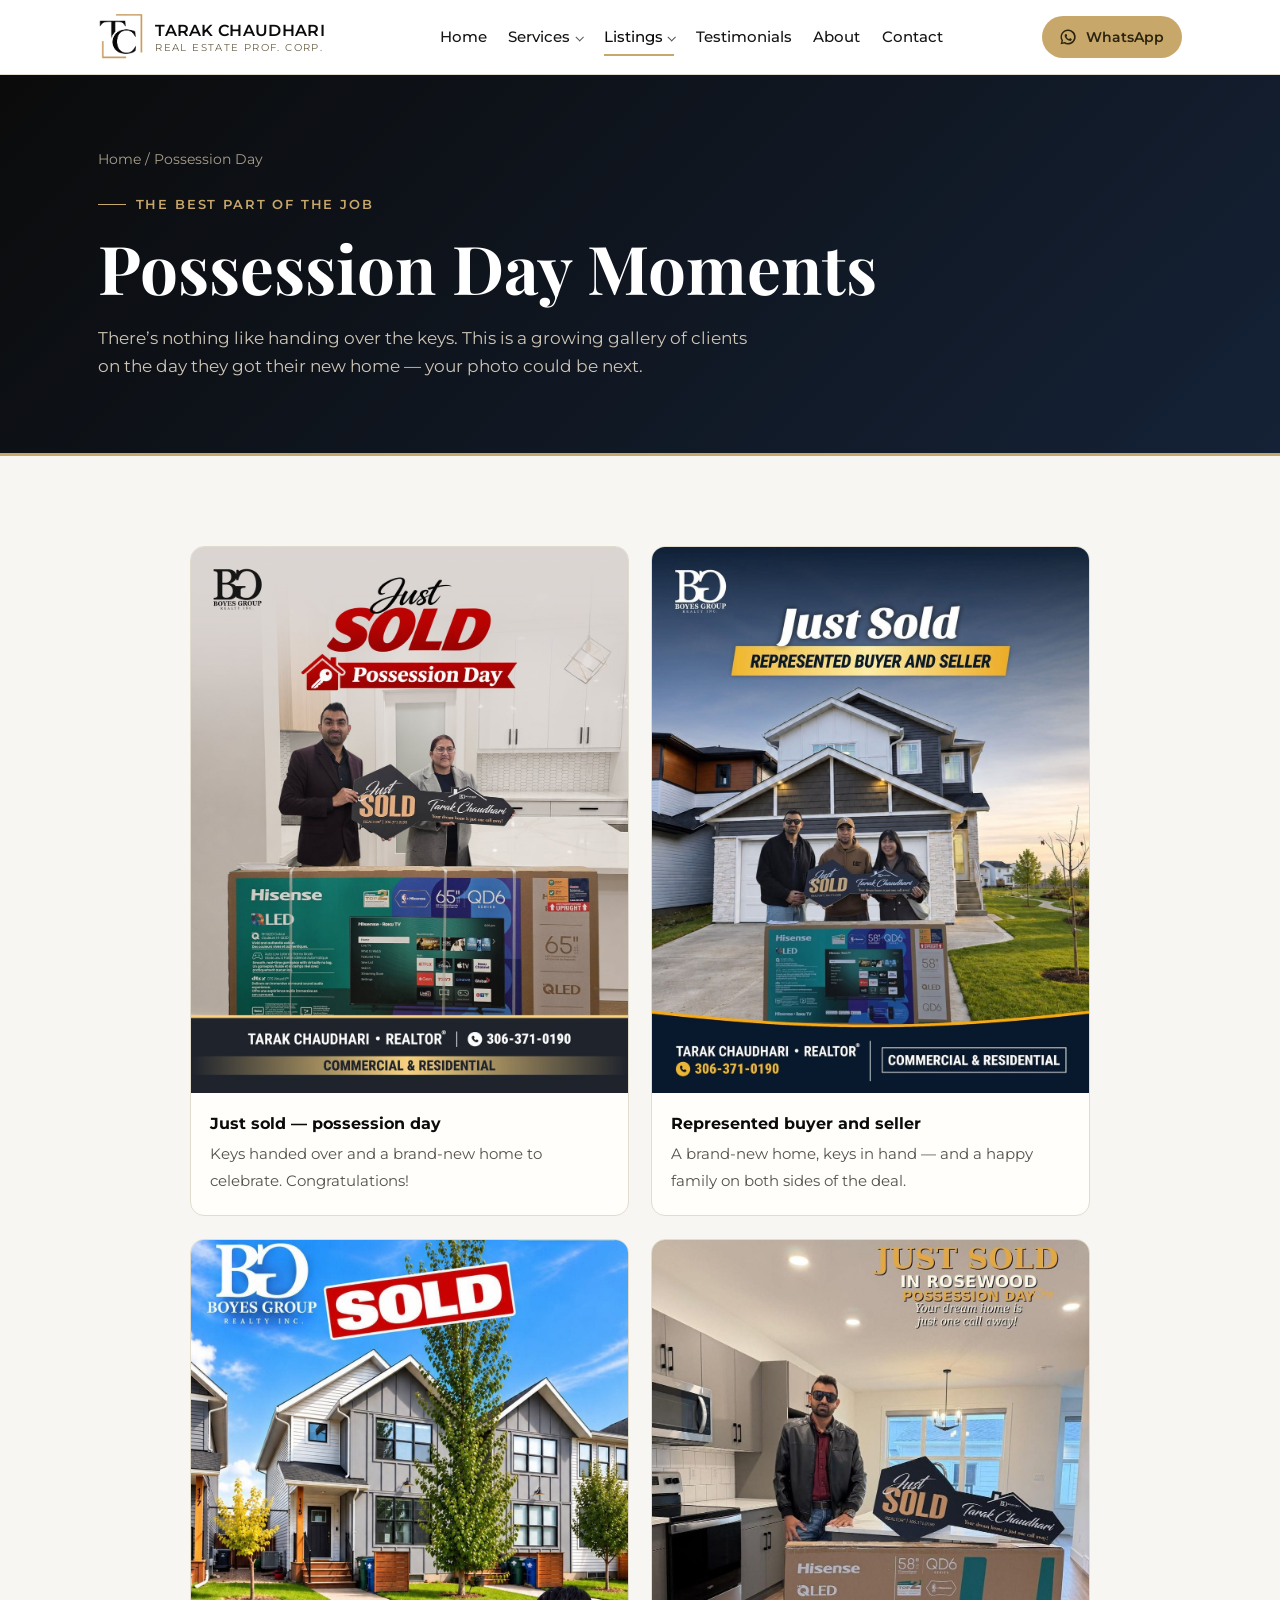
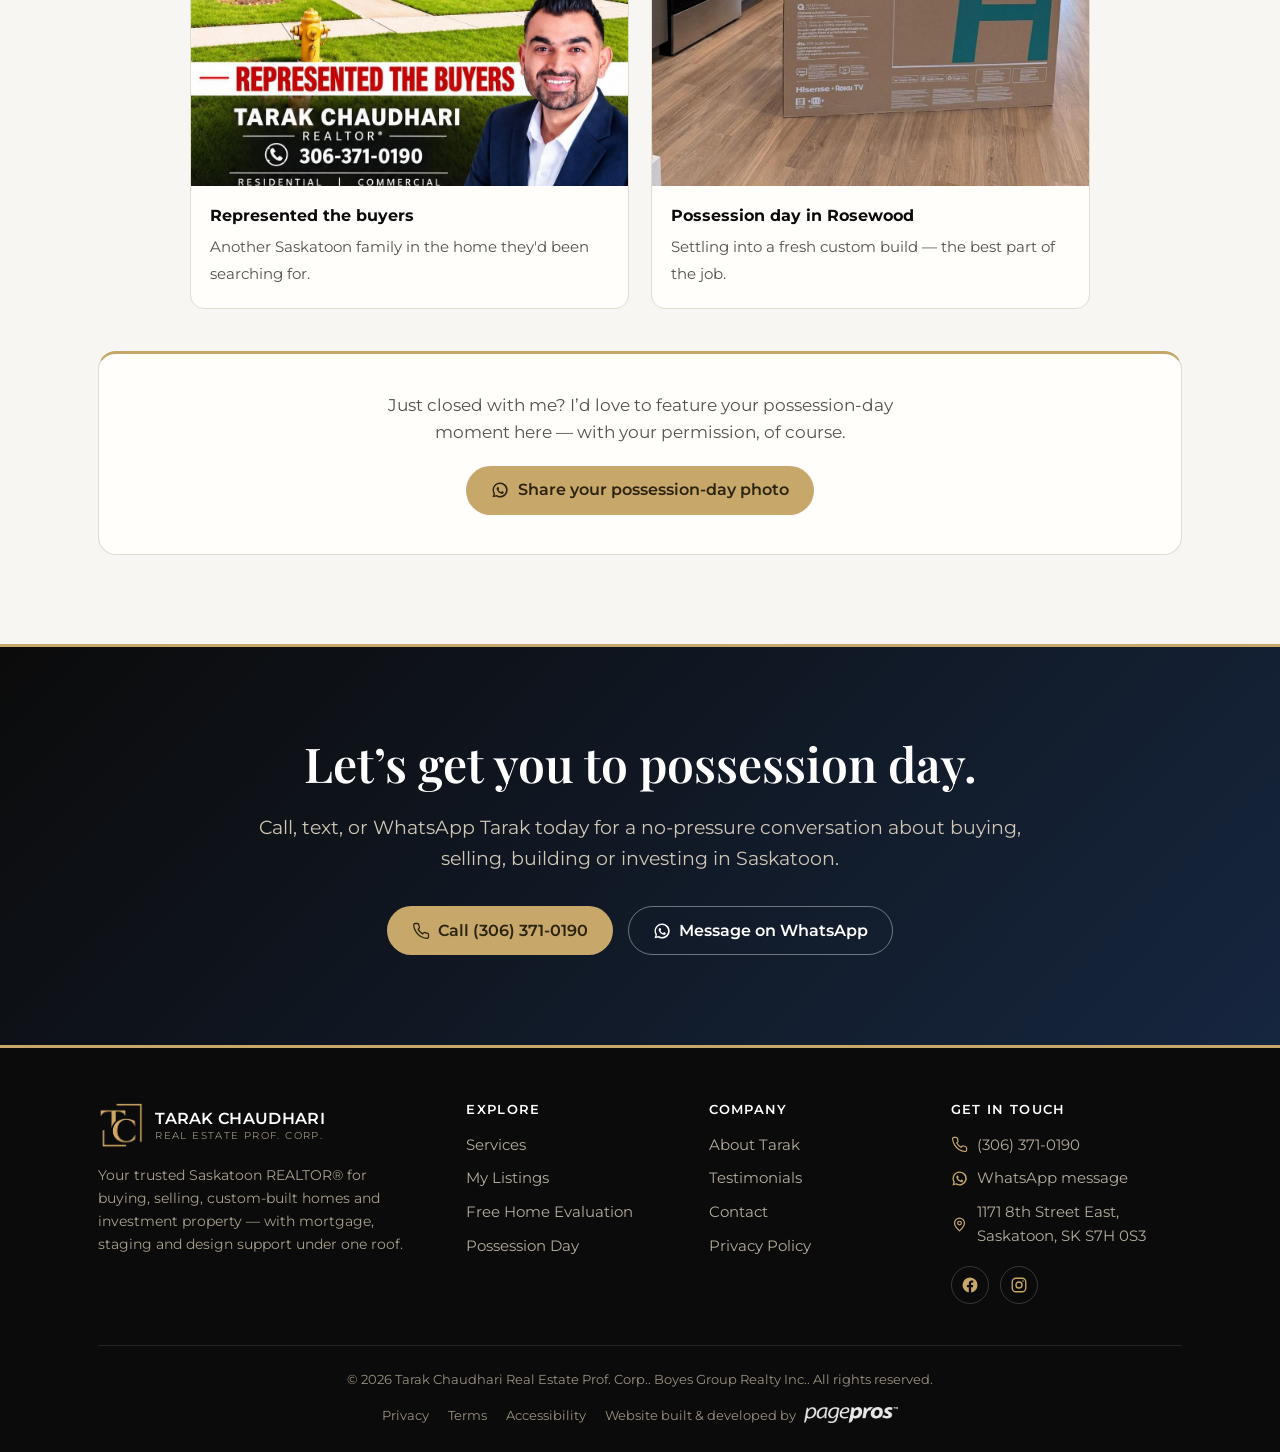
<file: possession.html>
<!DOCTYPE html>
<html lang="en-CA">
<head>
<meta charset="utf-8">
<meta name="viewport" content="width=device-width, initial-scale=1, viewport-fit=cover">
<title>Possession Day Photos | Tarak Chaudhari Saskatoon REALTOR®</title>
<meta name="description" content="Celebrating Saskatoon clients on their possession day with Tarak Chaudhari. A growing gallery of happy new homeowners.">
<link rel="canonical" href="https://tarakchaudhari.ca/possession.html">
<meta name="robots" content="index,follow">
<meta name="author" content="Tarak Chaudhari">
<meta name="geo.region" content="CA-SK"><meta name="geo.placename" content="Saskatoon">
<meta property="og:type" content="website">
<meta property="og:title" content="Possession Day Photos | Tarak Chaudhari Saskatoon REALTOR®">
<meta property="og:description" content="Celebrating Saskatoon clients on their possession day with Tarak Chaudhari. A growing gallery of happy new homeowners.">
<meta property="og:url" content="https://tarakchaudhari.ca/possession.html">
<meta property="og:site_name" content="Tarak Chaudhari Real Estate Prof. Corp.">
<meta property="og:image" content="https://tarakchaudhari.ca/images/tarak-headshot.jpg">
<meta property="og:locale" content="en_CA">
<meta name="twitter:card" content="summary_large_image">
<meta name="twitter:title" content="Possession Day Photos | Tarak Chaudhari Saskatoon REALTOR®">
<meta name="twitter:description" content="Celebrating Saskatoon clients on their possession day with Tarak Chaudhari. A growing gallery of happy new homeowners.">
<meta name="twitter:image" content="https://tarakchaudhari.ca/images/tarak-headshot.jpg">
<link rel="icon" href="data:image/svg+xml,%3Csvg xmlns='http://www.w3.org/2000/svg' viewBox='0 0 100 100'%3E%3Crect width='100' height='100' rx='20' fill='%230b0b0b'/%3E%3Cpath d='M58 24 H80 V46' fill='none' stroke='%23c8a76a' stroke-width='3'/%3E%3Cpath d='M42 76 H20 V54' fill='none' stroke='%23c8a76a' stroke-width='3'/%3E%3Ctext x='50' y='64' font-family='Georgia,serif' font-weight='600' font-size='40' fill='%23ffffff' text-anchor='middle'%3ETC%3C/text%3E%3C/svg%3E">
<link rel="preconnect" href="https://fonts.googleapis.com">
<link rel="preconnect" href="https://fonts.gstatic.com" crossorigin>
<link href="https://fonts.googleapis.com/css2?family=Playfair+Display:ital,wght@0,400;0,500;0,600;0,700;1,400;1,500&family=Montserrat:wght@400;500;600;700&display=swap" rel="stylesheet">
<link rel="stylesheet" href="styles.css">
<script type="application/ld+json">{"@context": "https://schema.org", "@type": "BreadcrumbList", "itemListElement": [{"@type": "ListItem", "position": 1, "name": "Home", "item": "https://tarakchaudhari.ca/index.html"}, {"@type": "ListItem", "position": 2, "name": "Possession Day", "item": "https://tarakchaudhari.ca/possession.html"}]}</script>
</head>
<body>
<a class="skip-link" href="#main">Skip to content</a>
<header class="site-header">
  <div class="wrap nav">
    <a class="brand" href="index.html" aria-label="Tarak Chaudhari Real Estate Prof. Corp. home">
      <span class="mono-img" aria-hidden="true"></span>
      <span>Tarak Chaudhari<small>Real Estate Prof. Corp.</small></span>
    </a>
    <nav aria-label="Primary">
      <ul class="nav-links"><li><a href="index.html">Home</a></li><li class="has-sub"><a href="services.html">Services<span class="caret" aria-hidden="true"></span></a><ul class="sub"><li><a href="services.html">All Services</a></li><li><a href="service-buying.html">Buying a Home</a></li><li><a href="service-selling.html">Selling a Home</a></li><li><a href="service-custom-homes.html">Custom-Built Homes</a></li><li><a href="service-investment.html">Investment Property</a></li><li><a href="evaluation.html">Free Home Evaluation</a></li></ul></li><li class="has-sub"><a href="listings.html" class="active">Listings<span class="caret" aria-hidden="true"></span></a><ul class="sub"><li><a href="listings.html">My Listings</a></li><li><a href="possession.html" class="active">Possession Day</a></li></ul></li><li><a href="testimonials.html">Testimonials</a></li><li><a href="about.html">About</a></li><li><a href="contact.html">Contact</a></li></ul>
    </nav>
    <div class="nav-cta">
      <a class="btn btn-ghost" href="tel:+13063710190"><svg viewBox="0 0 24 24" fill="none" stroke="currentColor" stroke-width="1.7" stroke-linecap="round" stroke-linejoin="round"><path d="M22 16.9v3a2 2 0 0 1-2.2 2 19.8 19.8 0 0 1-8.6-3 19.5 19.5 0 0 1-6-6 19.8 19.8 0 0 1-3-8.6A2 2 0 0 1 4.1 2h3a2 2 0 0 1 2 1.7c.1 1 .4 1.9.7 2.8a2 2 0 0 1-.5 2.1L8.1 9.9a16 16 0 0 0 6 6l1.3-1.3a2 2 0 0 1 2.1-.5c.9.3 1.8.6 2.8.7a2 2 0 0 1 1.7 2z"/></svg> (306) 371-0190</a>
      <a class="btn btn-gold" href="https://wa.me/13063710190" target="_blank" rel="noopener" aria-label="Message on WhatsApp"><svg viewBox="0 0 24 24" fill="currentColor"><path d="M12 2a10 10 0 0 0-8.6 15l-1.3 4.8 4.9-1.3A10 10 0 1 0 12 2zm0 2a8 8 0 1 1-4.2 14.8l-.3-.2-2.9.8.8-2.8-.2-.3A8 8 0 0 1 12 4zm4.6 10.3c-.2-.1-1.4-.7-1.6-.8s-.4-.1-.5.1-.6.8-.8 1-.3.2-.5.1a6.5 6.5 0 0 1-1.9-1.2 7.2 7.2 0 0 1-1.3-1.7c-.1-.2 0-.4.1-.5l.4-.4.3-.4v-.4c0-.1-.5-1.3-.7-1.8s-.4-.4-.5-.4h-.5a.9.9 0 0 0-.7.3 2.8 2.8 0 0 0-.9 2.1 4.9 4.9 0 0 0 1 2.6 11 11 0 0 0 4.3 3.8c2 .8 2 .6 2.4.5a2.4 2.4 0 0 0 1.6-1.1 2 2 0 0 0 .1-1.1z"/></svg> <span class="wa-txt">WhatsApp</span></a>
    </div>
    <button class="nav-toggle" aria-label="Menu" aria-expanded="false"><span></span><span></span><span></span></button>
  </div>
</header>

<main id="main"><section class="page-hero">
  <div class="wrap">
    <div class="crumb"><a href="index.html">Home</a> / Possession Day</div>
    <span class="eyebrow">The best part of the job</span>
    <h1>Possession Day Moments</h1>
    <p>There’s nothing like handing over the keys. This is a growing gallery of clients on the day they got their new home — your photo could be next.</p>
  </div>
</section>

<section>
  <div class="wrap">
    <div class="poss-gallery" data-reveal><figure class="poss-card"><div class="poss-img"><img src="images/possession/just-sold-keys.jpg" alt="Just sold on possession day — happy client with Tarak Chaudhari, Saskatoon" loading="lazy"></div><figcaption><b>Just sold — possession day</b><span>Keys handed over and a brand-new home to celebrate. Congratulations!</span></figcaption></figure><figure class="poss-card"><div class="poss-img"><img src="images/possession/buyer-seller.jpg" alt="Represented buyer and seller — Tarak Chaudhari Saskatoon" loading="lazy"></div><figcaption><b>Represented buyer and seller</b><span>A brand-new home, keys in hand — and a happy family on both sides of the deal.</span></figcaption></figure><figure class="poss-card"><div class="poss-img"><img src="images/possession/buyers.jpg" alt="Represented the buyers — Tarak Chaudhari Saskatoon" loading="lazy"></div><figcaption><b>Represented the buyers</b><span>Another Saskatoon family in the home they'd been searching for.</span></figcaption></figure><figure class="poss-card"><div class="poss-img"><img src="images/possession/kitchen.jpg" alt="Possession day in Rosewood — Tarak Chaudhari Saskatoon" loading="lazy"></div><figcaption><b>Possession day in Rosewood</b><span>Settling into a fresh custom build — the best part of the job.</span></figcaption></figure></div>
    <div class="poss-cta">
      <p>Just closed with me? I’d love to feature your possession-day moment here — with your permission, of course.</p>
      <a class="btn btn-gold" href="https://wa.me/13063710190" target="_blank" rel="noopener"><svg viewBox="0 0 24 24" fill="currentColor"><path d="M12 2a10 10 0 0 0-8.6 15l-1.3 4.8 4.9-1.3A10 10 0 1 0 12 2zm0 2a8 8 0 1 1-4.2 14.8l-.3-.2-2.9.8.8-2.8-.2-.3A8 8 0 0 1 12 4zm4.6 10.3c-.2-.1-1.4-.7-1.6-.8s-.4-.1-.5.1-.6.8-.8 1-.3.2-.5.1a6.5 6.5 0 0 1-1.9-1.2 7.2 7.2 0 0 1-1.3-1.7c-.1-.2 0-.4.1-.5l.4-.4.3-.4v-.4c0-.1-.5-1.3-.7-1.8s-.4-.4-.5-.4h-.5a.9.9 0 0 0-.7.3 2.8 2.8 0 0 0-.9 2.1 4.9 4.9 0 0 0 1 2.6 11 11 0 0 0 4.3 3.8c2 .8 2 .6 2.4.5a2.4 2.4 0 0 0 1.6-1.1 2 2 0 0 0 .1-1.1z"/></svg> Share your possession-day photo</a>
    </div>
  </div>
</section>

<section class="cta-final">
  <div class="wrap">
    <h2>Let’s get you to possession day.</h2>
    <p class="lead">Call, text, or WhatsApp Tarak today for a no-pressure conversation about buying, selling, building or investing in Saskatoon.</p>
    <div class="cta-row">
      <a class="btn btn-gold" href="tel:+13063710190"><svg viewBox="0 0 24 24" fill="none" stroke="currentColor" stroke-width="1.7" stroke-linecap="round" stroke-linejoin="round"><path d="M22 16.9v3a2 2 0 0 1-2.2 2 19.8 19.8 0 0 1-8.6-3 19.5 19.5 0 0 1-6-6 19.8 19.8 0 0 1-3-8.6A2 2 0 0 1 4.1 2h3a2 2 0 0 1 2 1.7c.1 1 .4 1.9.7 2.8a2 2 0 0 1-.5 2.1L8.1 9.9a16 16 0 0 0 6 6l1.3-1.3a2 2 0 0 1 2.1-.5c.9.3 1.8.6 2.8.7a2 2 0 0 1 1.7 2z"/></svg> Call (306) 371-0190</a>
      <a class="btn btn-ghost" style="color:#fff;border-color:rgba(255,255,255,.4)" href="https://wa.me/13063710190" target="_blank" rel="noopener"><svg viewBox="0 0 24 24" fill="currentColor"><path d="M12 2a10 10 0 0 0-8.6 15l-1.3 4.8 4.9-1.3A10 10 0 1 0 12 2zm0 2a8 8 0 1 1-4.2 14.8l-.3-.2-2.9.8.8-2.8-.2-.3A8 8 0 0 1 12 4zm4.6 10.3c-.2-.1-1.4-.7-1.6-.8s-.4-.1-.5.1-.6.8-.8 1-.3.2-.5.1a6.5 6.5 0 0 1-1.9-1.2 7.2 7.2 0 0 1-1.3-1.7c-.1-.2 0-.4.1-.5l.4-.4.3-.4v-.4c0-.1-.5-1.3-.7-1.8s-.4-.4-.5-.4h-.5a.9.9 0 0 0-.7.3 2.8 2.8 0 0 0-.9 2.1 4.9 4.9 0 0 0 1 2.6 11 11 0 0 0 4.3 3.8c2 .8 2 .6 2.4.5a2.4 2.4 0 0 0 1.6-1.1 2 2 0 0 0 .1-1.1z"/></svg> Message on WhatsApp</a>
    </div>
  </div>
</section>
</main>
<footer class="site-footer">
  <div class="wrap">
    <div class="foot-grid">
      <div class="foot-brand">
        <a class="brand" href="index.html"><span class="mono-img" aria-hidden="true"></span><span>Tarak Chaudhari<small>Real Estate Prof. Corp.</small></span></a>
        <p>Your trusted Saskatoon REALTOR® for buying, selling, custom-built homes and investment property — with mortgage, staging and design support under one roof.</p>
      </div>
      <div><h4>Explore</h4><ul><li><a href="services.html">Services</a></li><li><a href="listings.html">My Listings</a></li><li><a href="evaluation.html">Free Home Evaluation</a></li><li><a href="possession.html">Possession Day</a></li></ul></div><div><h4>Company</h4><ul><li><a href="about.html">About Tarak</a></li><li><a href="testimonials.html">Testimonials</a></li><li><a href="contact.html">Contact</a></li><li><a href="privacy.html">Privacy Policy</a></li></ul></div>
      <div class="foot-contact">
        <h4>Get in touch</h4>
        <ul>
          <li><a href="tel:+13063710190"><svg viewBox="0 0 24 24" fill="none" stroke="currentColor" stroke-width="1.7" stroke-linecap="round" stroke-linejoin="round"><path d="M22 16.9v3a2 2 0 0 1-2.2 2 19.8 19.8 0 0 1-8.6-3 19.5 19.5 0 0 1-6-6 19.8 19.8 0 0 1-3-8.6A2 2 0 0 1 4.1 2h3a2 2 0 0 1 2 1.7c.1 1 .4 1.9.7 2.8a2 2 0 0 1-.5 2.1L8.1 9.9a16 16 0 0 0 6 6l1.3-1.3a2 2 0 0 1 2.1-.5c.9.3 1.8.6 2.8.7a2 2 0 0 1 1.7 2z"/></svg><span>(306) 371-0190</span></a></li>
          <li><a href="https://wa.me/13063710190" target="_blank" rel="noopener"><svg viewBox="0 0 24 24" fill="currentColor"><path d="M12 2a10 10 0 0 0-8.6 15l-1.3 4.8 4.9-1.3A10 10 0 1 0 12 2zm0 2a8 8 0 1 1-4.2 14.8l-.3-.2-2.9.8.8-2.8-.2-.3A8 8 0 0 1 12 4zm4.6 10.3c-.2-.1-1.4-.7-1.6-.8s-.4-.1-.5.1-.6.8-.8 1-.3.2-.5.1a6.5 6.5 0 0 1-1.9-1.2 7.2 7.2 0 0 1-1.3-1.7c-.1-.2 0-.4.1-.5l.4-.4.3-.4v-.4c0-.1-.5-1.3-.7-1.8s-.4-.4-.5-.4h-.5a.9.9 0 0 0-.7.3 2.8 2.8 0 0 0-.9 2.1 4.9 4.9 0 0 0 1 2.6 11 11 0 0 0 4.3 3.8c2 .8 2 .6 2.4.5a2.4 2.4 0 0 0 1.6-1.1 2 2 0 0 0 .1-1.1z"/></svg><span>WhatsApp message</span></a></li>
          <li><a href="https://maps.google.com/?q=1171+8th+Street+East,+Saskatoon,+SK+S7H+0S3" target="_blank" rel="noopener"><svg viewBox="0 0 24 24" fill="none" stroke="currentColor" stroke-width="1.7" stroke-linecap="round" stroke-linejoin="round"><path d="M12 21s7-6.2 7-11a7 7 0 1 0-14 0c0 4.8 7 11 7 11z"/><circle cx="12" cy="10" r="2.6"/></svg><span>1171 8th Street East, Saskatoon, SK S7H 0S3</span></a></li>
        </ul>
      <div class="foot-social"><a href="https://www.facebook.com/tarak.chaudhari.3" target="_blank" rel="noopener" aria-label="Facebook"><svg viewBox="0 0 24 24" fill="currentColor"><path d="M22 12a10 10 0 1 0-11.6 9.9v-7H7.9V12h2.5V9.8c0-2.5 1.5-3.9 3.8-3.9 1.1 0 2.2.2 2.2.2v2.5h-1.3c-1.2 0-1.6.8-1.6 1.6V12h2.8l-.4 2.9h-2.4v7A10 10 0 0 0 22 12z"/></svg></a><a href="https://www.instagram.com/tarak0190/" target="_blank" rel="noopener" aria-label="Instagram"><svg viewBox="0 0 24 24" fill="none" stroke="currentColor" stroke-width="1.8" stroke-linecap="round" stroke-linejoin="round"><rect x="3" y="3" width="18" height="18" rx="5"/><circle cx="12" cy="12" r="4"/><circle cx="17.3" cy="6.7" r="1.1" fill="currentColor" stroke="none"/></svg></a></div>
      </div>
    </div>
    <div class="foot-bottom">
      <span>© <span id="year">2026</span> Tarak Chaudhari Real Estate Prof. Corp.. Boyes Group Realty Inc.. All rights reserved.</span>
      <span style="display:flex;gap:1.2rem;align-items:center;flex-wrap:wrap">
        <a href="privacy.html">Privacy</a><a href="terms.html">Terms</a><a href="accessibility.html">Accessibility</a>
        <a class="built-by" href="https://pagepros.io" target="_blank" rel="noopener">
          Website built &amp; developed by <img src="[data-uri]" alt="PagePros">
        </a>
      </span>
    </div>
  </div>
</footer>
<script src="main.js"></script>
</body>
</html>
</file>
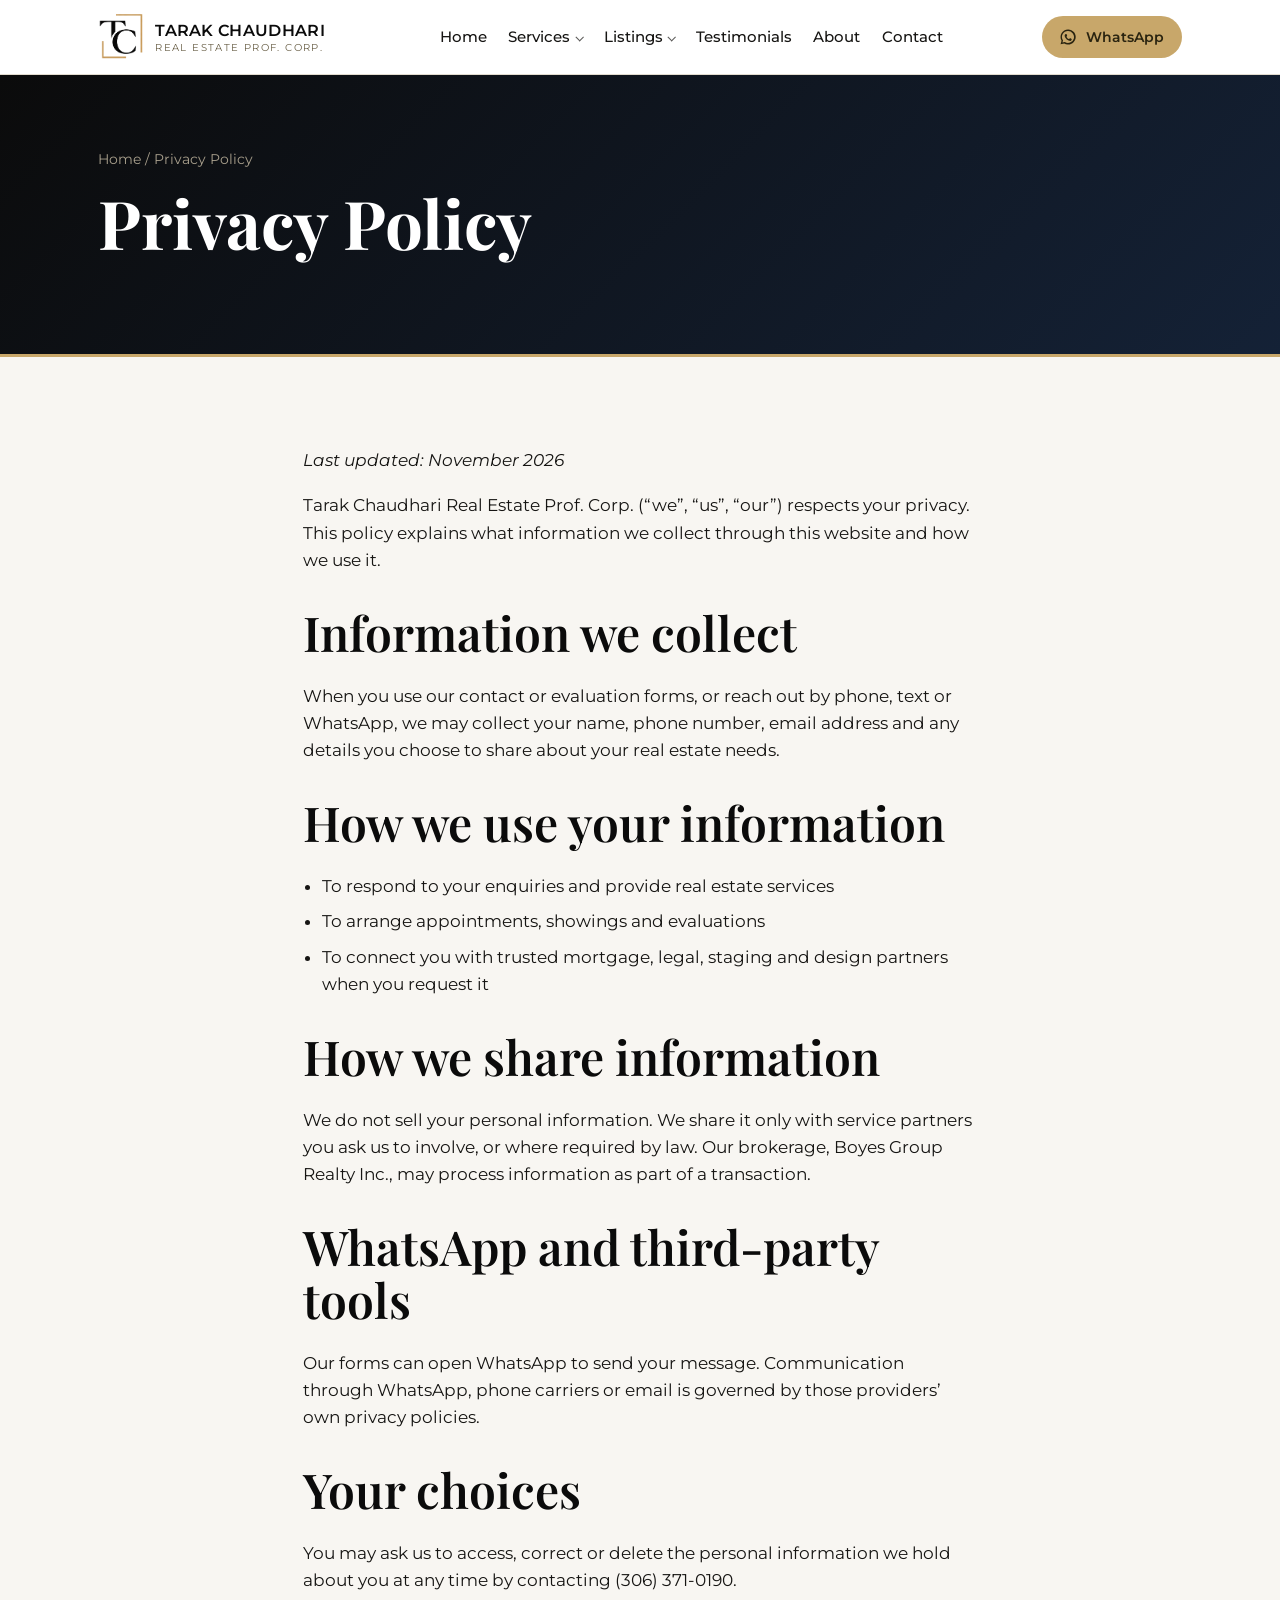
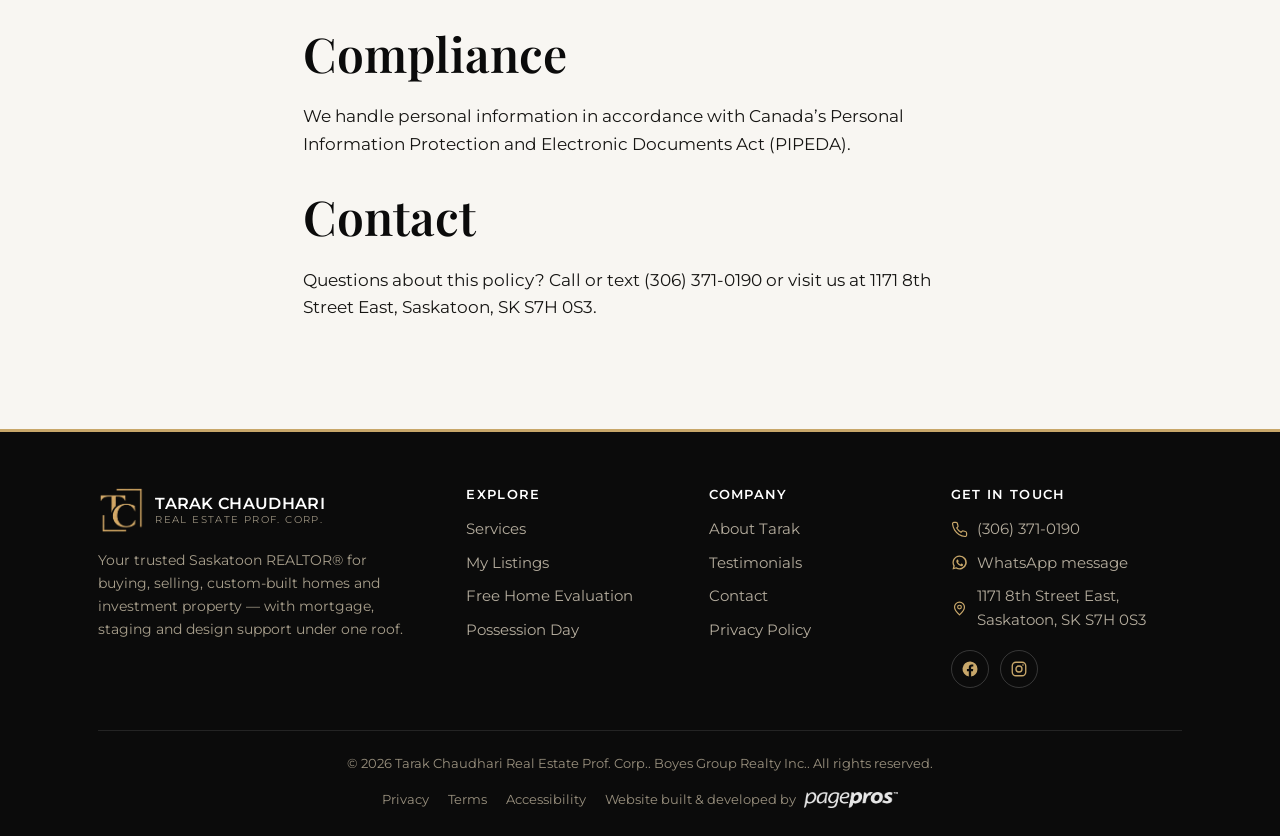
<file: privacy.html>
<!DOCTYPE html>
<html lang="en-CA">
<head>
<meta charset="utf-8">
<meta name="viewport" content="width=device-width, initial-scale=1, viewport-fit=cover">
<title>Privacy Policy | Tarak Chaudhari Real Estate Prof. Corp.</title>
<meta name="description" content="Privacy policy for Tarak Chaudhari Real Estate Prof. Corp.. How we collect, use and protect your information under PIPEDA.">
<link rel="canonical" href="https://tarakchaudhari.ca/privacy.html">
<meta name="robots" content="index,follow">
<meta name="author" content="Tarak Chaudhari">
<meta name="geo.region" content="CA-SK"><meta name="geo.placename" content="Saskatoon">
<meta property="og:type" content="website">
<meta property="og:title" content="Privacy Policy | Tarak Chaudhari Real Estate Prof. Corp.">
<meta property="og:description" content="Privacy policy for Tarak Chaudhari Real Estate Prof. Corp.. How we collect, use and protect your information under PIPEDA.">
<meta property="og:url" content="https://tarakchaudhari.ca/privacy.html">
<meta property="og:site_name" content="Tarak Chaudhari Real Estate Prof. Corp.">
<meta property="og:image" content="https://tarakchaudhari.ca/images/tarak-headshot.jpg">
<meta property="og:locale" content="en_CA">
<meta name="twitter:card" content="summary_large_image">
<meta name="twitter:title" content="Privacy Policy | Tarak Chaudhari Real Estate Prof. Corp.">
<meta name="twitter:description" content="Privacy policy for Tarak Chaudhari Real Estate Prof. Corp.. How we collect, use and protect your information under PIPEDA.">
<meta name="twitter:image" content="https://tarakchaudhari.ca/images/tarak-headshot.jpg">
<link rel="icon" href="data:image/svg+xml,%3Csvg xmlns='http://www.w3.org/2000/svg' viewBox='0 0 100 100'%3E%3Crect width='100' height='100' rx='20' fill='%230b0b0b'/%3E%3Cpath d='M58 24 H80 V46' fill='none' stroke='%23c8a76a' stroke-width='3'/%3E%3Cpath d='M42 76 H20 V54' fill='none' stroke='%23c8a76a' stroke-width='3'/%3E%3Ctext x='50' y='64' font-family='Georgia,serif' font-weight='600' font-size='40' fill='%23ffffff' text-anchor='middle'%3ETC%3C/text%3E%3C/svg%3E">
<link rel="preconnect" href="https://fonts.googleapis.com">
<link rel="preconnect" href="https://fonts.gstatic.com" crossorigin>
<link href="https://fonts.googleapis.com/css2?family=Playfair+Display:ital,wght@0,400;0,500;0,600;0,700;1,400;1,500&family=Montserrat:wght@400;500;600;700&display=swap" rel="stylesheet">
<link rel="stylesheet" href="styles.css">
<script type="application/ld+json">{"@context": "https://schema.org", "@type": "BreadcrumbList", "itemListElement": [{"@type": "ListItem", "position": 1, "name": "Home", "item": "https://tarakchaudhari.ca/index.html"}, {"@type": "ListItem", "position": 2, "name": "Privacy Policy", "item": "https://tarakchaudhari.ca/privacy.html"}]}</script>
</head>
<body>
<a class="skip-link" href="#main">Skip to content</a>
<header class="site-header">
  <div class="wrap nav">
    <a class="brand" href="index.html" aria-label="Tarak Chaudhari Real Estate Prof. Corp. home">
      <span class="mono-img" aria-hidden="true"></span>
      <span>Tarak Chaudhari<small>Real Estate Prof. Corp.</small></span>
    </a>
    <nav aria-label="Primary">
      <ul class="nav-links"><li><a href="index.html">Home</a></li><li class="has-sub"><a href="services.html">Services<span class="caret" aria-hidden="true"></span></a><ul class="sub"><li><a href="services.html">All Services</a></li><li><a href="service-buying.html">Buying a Home</a></li><li><a href="service-selling.html">Selling a Home</a></li><li><a href="service-custom-homes.html">Custom-Built Homes</a></li><li><a href="service-investment.html">Investment Property</a></li><li><a href="evaluation.html">Free Home Evaluation</a></li></ul></li><li class="has-sub"><a href="listings.html">Listings<span class="caret" aria-hidden="true"></span></a><ul class="sub"><li><a href="listings.html">My Listings</a></li><li><a href="possession.html">Possession Day</a></li></ul></li><li><a href="testimonials.html">Testimonials</a></li><li><a href="about.html">About</a></li><li><a href="contact.html">Contact</a></li></ul>
    </nav>
    <div class="nav-cta">
      <a class="btn btn-ghost" href="tel:+13063710190"><svg viewBox="0 0 24 24" fill="none" stroke="currentColor" stroke-width="1.7" stroke-linecap="round" stroke-linejoin="round"><path d="M22 16.9v3a2 2 0 0 1-2.2 2 19.8 19.8 0 0 1-8.6-3 19.5 19.5 0 0 1-6-6 19.8 19.8 0 0 1-3-8.6A2 2 0 0 1 4.1 2h3a2 2 0 0 1 2 1.7c.1 1 .4 1.9.7 2.8a2 2 0 0 1-.5 2.1L8.1 9.9a16 16 0 0 0 6 6l1.3-1.3a2 2 0 0 1 2.1-.5c.9.3 1.8.6 2.8.7a2 2 0 0 1 1.7 2z"/></svg> (306) 371-0190</a>
      <a class="btn btn-gold" href="https://wa.me/13063710190" target="_blank" rel="noopener" aria-label="Message on WhatsApp"><svg viewBox="0 0 24 24" fill="currentColor"><path d="M12 2a10 10 0 0 0-8.6 15l-1.3 4.8 4.9-1.3A10 10 0 1 0 12 2zm0 2a8 8 0 1 1-4.2 14.8l-.3-.2-2.9.8.8-2.8-.2-.3A8 8 0 0 1 12 4zm4.6 10.3c-.2-.1-1.4-.7-1.6-.8s-.4-.1-.5.1-.6.8-.8 1-.3.2-.5.1a6.5 6.5 0 0 1-1.9-1.2 7.2 7.2 0 0 1-1.3-1.7c-.1-.2 0-.4.1-.5l.4-.4.3-.4v-.4c0-.1-.5-1.3-.7-1.8s-.4-.4-.5-.4h-.5a.9.9 0 0 0-.7.3 2.8 2.8 0 0 0-.9 2.1 4.9 4.9 0 0 0 1 2.6 11 11 0 0 0 4.3 3.8c2 .8 2 .6 2.4.5a2.4 2.4 0 0 0 1.6-1.1 2 2 0 0 0 .1-1.1z"/></svg> <span class="wa-txt">WhatsApp</span></a>
    </div>
    <button class="nav-toggle" aria-label="Menu" aria-expanded="false"><span></span><span></span><span></span></button>
  </div>
</header>

<main id="main"><section class="page-hero">
  <div class="wrap">
    <div class="crumb"><a href="index.html">Home</a> / Privacy Policy</div>
    <h1>Privacy Policy</h1>
  </div>
</section>
<section><div class="wrap prose">
<p><em>Last updated: November 2026</em></p>
<p>Tarak Chaudhari Real Estate Prof. Corp. (“we”, “us”, “our”) respects your privacy. This policy explains what information we collect through this website and how we use it.</p>
<h2>Information we collect</h2>
<p>When you use our contact or evaluation forms, or reach out by phone, text or WhatsApp, we may collect your name, phone number, email address and any details you choose to share about your real estate needs.</p>
<h2>How we use your information</h2>
<ul>
<li>To respond to your enquiries and provide real estate services</li>
<li>To arrange appointments, showings and evaluations</li>
<li>To connect you with trusted mortgage, legal, staging and design partners when you request it</li>
</ul>
<h2>How we share information</h2>
<p>We do not sell your personal information. We share it only with service partners you ask us to involve, or where required by law. Our brokerage, Boyes Group Realty Inc., may process information as part of a transaction.</p>
<h2>WhatsApp and third-party tools</h2>
<p>Our forms can open WhatsApp to send your message. Communication through WhatsApp, phone carriers or email is governed by those providers’ own privacy policies.</p>
<h2>Your choices</h2>
<p>You may ask us to access, correct or delete the personal information we hold about you at any time by contacting (306) 371-0190.</p>
<h2>Compliance</h2>
<p>We handle personal information in accordance with Canada’s Personal Information Protection and Electronic Documents Act (PIPEDA).</p>
<h2>Contact</h2>
<p>Questions about this policy? Call or text (306) 371-0190 or visit us at 1171 8th Street East, Saskatoon, SK S7H 0S3.</p>
</div></section>
</main>
<footer class="site-footer">
  <div class="wrap">
    <div class="foot-grid">
      <div class="foot-brand">
        <a class="brand" href="index.html"><span class="mono-img" aria-hidden="true"></span><span>Tarak Chaudhari<small>Real Estate Prof. Corp.</small></span></a>
        <p>Your trusted Saskatoon REALTOR® for buying, selling, custom-built homes and investment property — with mortgage, staging and design support under one roof.</p>
      </div>
      <div><h4>Explore</h4><ul><li><a href="services.html">Services</a></li><li><a href="listings.html">My Listings</a></li><li><a href="evaluation.html">Free Home Evaluation</a></li><li><a href="possession.html">Possession Day</a></li></ul></div><div><h4>Company</h4><ul><li><a href="about.html">About Tarak</a></li><li><a href="testimonials.html">Testimonials</a></li><li><a href="contact.html">Contact</a></li><li><a href="privacy.html">Privacy Policy</a></li></ul></div>
      <div class="foot-contact">
        <h4>Get in touch</h4>
        <ul>
          <li><a href="tel:+13063710190"><svg viewBox="0 0 24 24" fill="none" stroke="currentColor" stroke-width="1.7" stroke-linecap="round" stroke-linejoin="round"><path d="M22 16.9v3a2 2 0 0 1-2.2 2 19.8 19.8 0 0 1-8.6-3 19.5 19.5 0 0 1-6-6 19.8 19.8 0 0 1-3-8.6A2 2 0 0 1 4.1 2h3a2 2 0 0 1 2 1.7c.1 1 .4 1.9.7 2.8a2 2 0 0 1-.5 2.1L8.1 9.9a16 16 0 0 0 6 6l1.3-1.3a2 2 0 0 1 2.1-.5c.9.3 1.8.6 2.8.7a2 2 0 0 1 1.7 2z"/></svg><span>(306) 371-0190</span></a></li>
          <li><a href="https://wa.me/13063710190" target="_blank" rel="noopener"><svg viewBox="0 0 24 24" fill="currentColor"><path d="M12 2a10 10 0 0 0-8.6 15l-1.3 4.8 4.9-1.3A10 10 0 1 0 12 2zm0 2a8 8 0 1 1-4.2 14.8l-.3-.2-2.9.8.8-2.8-.2-.3A8 8 0 0 1 12 4zm4.6 10.3c-.2-.1-1.4-.7-1.6-.8s-.4-.1-.5.1-.6.8-.8 1-.3.2-.5.1a6.5 6.5 0 0 1-1.9-1.2 7.2 7.2 0 0 1-1.3-1.7c-.1-.2 0-.4.1-.5l.4-.4.3-.4v-.4c0-.1-.5-1.3-.7-1.8s-.4-.4-.5-.4h-.5a.9.9 0 0 0-.7.3 2.8 2.8 0 0 0-.9 2.1 4.9 4.9 0 0 0 1 2.6 11 11 0 0 0 4.3 3.8c2 .8 2 .6 2.4.5a2.4 2.4 0 0 0 1.6-1.1 2 2 0 0 0 .1-1.1z"/></svg><span>WhatsApp message</span></a></li>
          <li><a href="https://maps.google.com/?q=1171+8th+Street+East,+Saskatoon,+SK+S7H+0S3" target="_blank" rel="noopener"><svg viewBox="0 0 24 24" fill="none" stroke="currentColor" stroke-width="1.7" stroke-linecap="round" stroke-linejoin="round"><path d="M12 21s7-6.2 7-11a7 7 0 1 0-14 0c0 4.8 7 11 7 11z"/><circle cx="12" cy="10" r="2.6"/></svg><span>1171 8th Street East, Saskatoon, SK S7H 0S3</span></a></li>
        </ul>
      <div class="foot-social"><a href="https://www.facebook.com/tarak.chaudhari.3" target="_blank" rel="noopener" aria-label="Facebook"><svg viewBox="0 0 24 24" fill="currentColor"><path d="M22 12a10 10 0 1 0-11.6 9.9v-7H7.9V12h2.5V9.8c0-2.5 1.5-3.9 3.8-3.9 1.1 0 2.2.2 2.2.2v2.5h-1.3c-1.2 0-1.6.8-1.6 1.6V12h2.8l-.4 2.9h-2.4v7A10 10 0 0 0 22 12z"/></svg></a><a href="https://www.instagram.com/tarak0190/" target="_blank" rel="noopener" aria-label="Instagram"><svg viewBox="0 0 24 24" fill="none" stroke="currentColor" stroke-width="1.8" stroke-linecap="round" stroke-linejoin="round"><rect x="3" y="3" width="18" height="18" rx="5"/><circle cx="12" cy="12" r="4"/><circle cx="17.3" cy="6.7" r="1.1" fill="currentColor" stroke="none"/></svg></a></div>
      </div>
    </div>
    <div class="foot-bottom">
      <span>© <span id="year">2026</span> Tarak Chaudhari Real Estate Prof. Corp.. Boyes Group Realty Inc.. All rights reserved.</span>
      <span style="display:flex;gap:1.2rem;align-items:center;flex-wrap:wrap">
        <a href="privacy.html">Privacy</a><a href="terms.html">Terms</a><a href="accessibility.html">Accessibility</a>
        <a class="built-by" href="https://pagepros.io" target="_blank" rel="noopener">
          Website built &amp; developed by <img src="[data-uri]" alt="PagePros">
        </a>
      </span>
    </div>
  </div>
</footer>
<script src="main.js"></script>
</body>
</html>
</file>
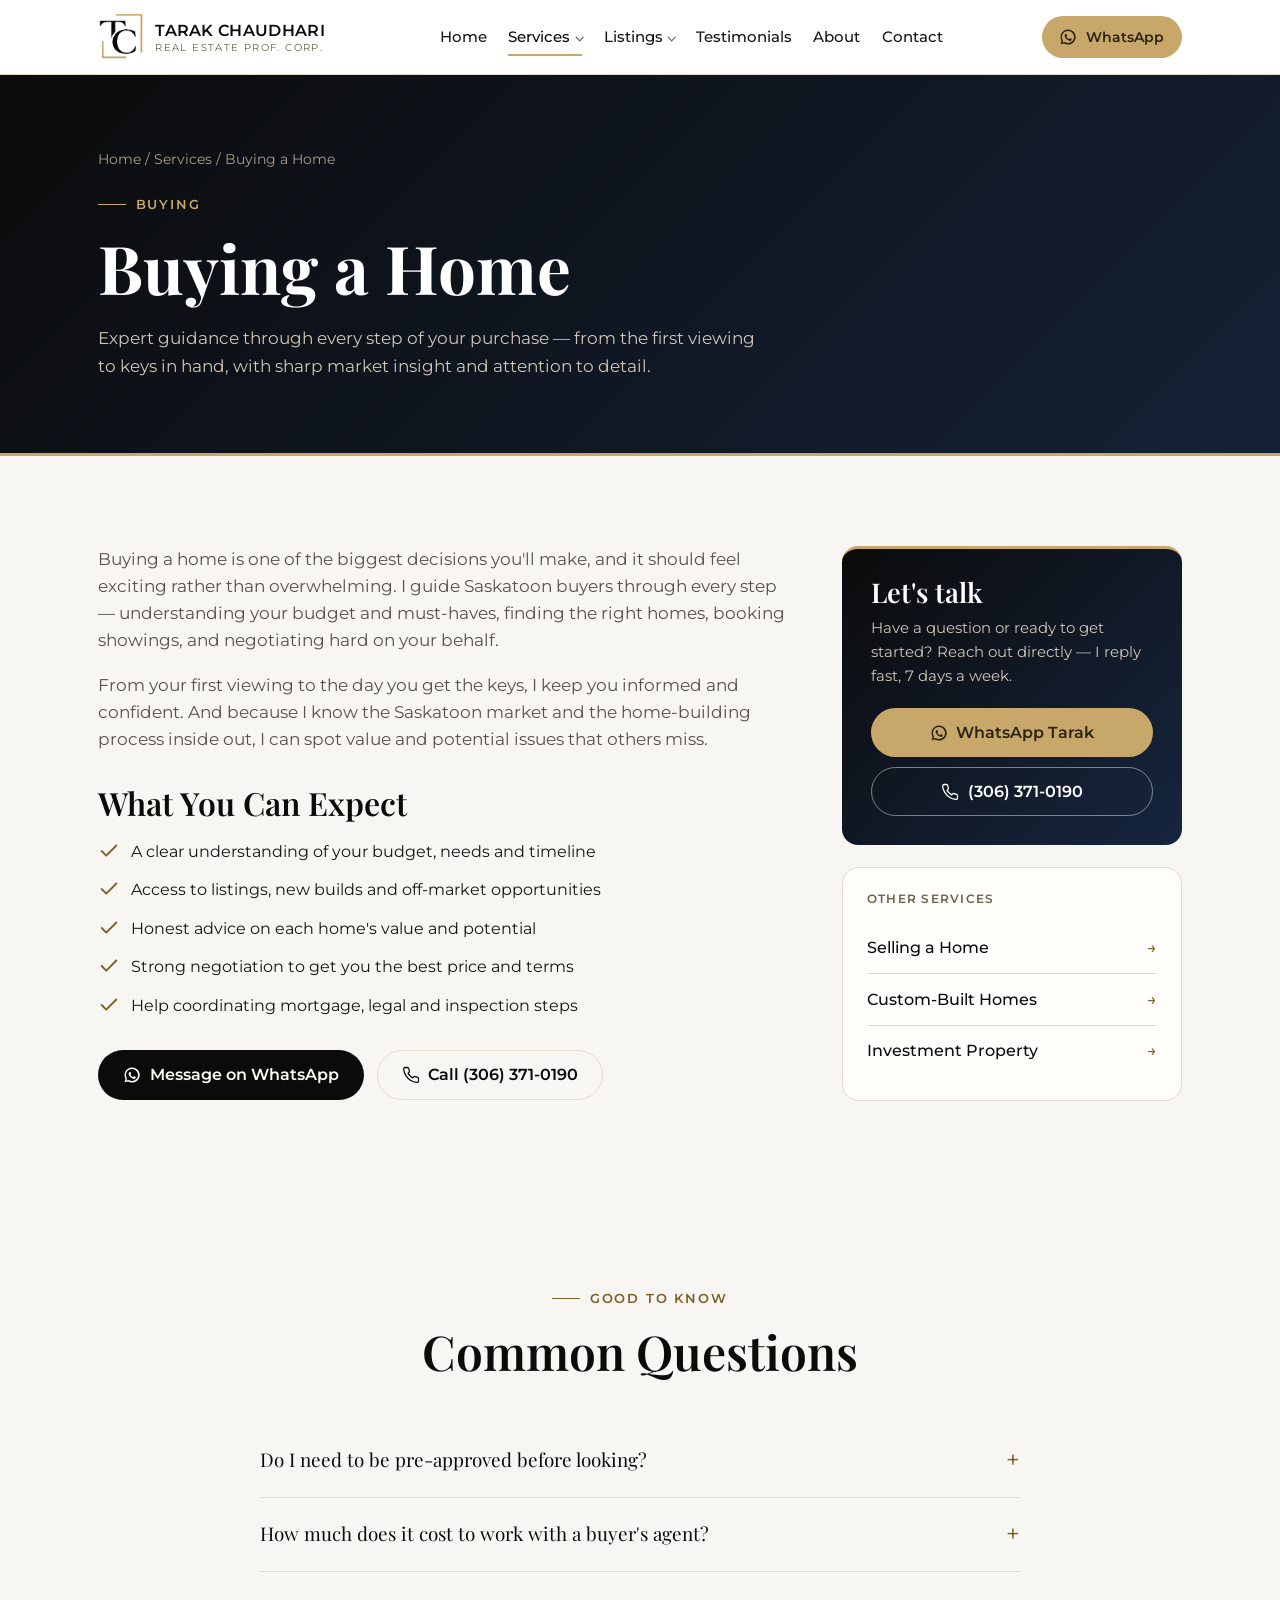
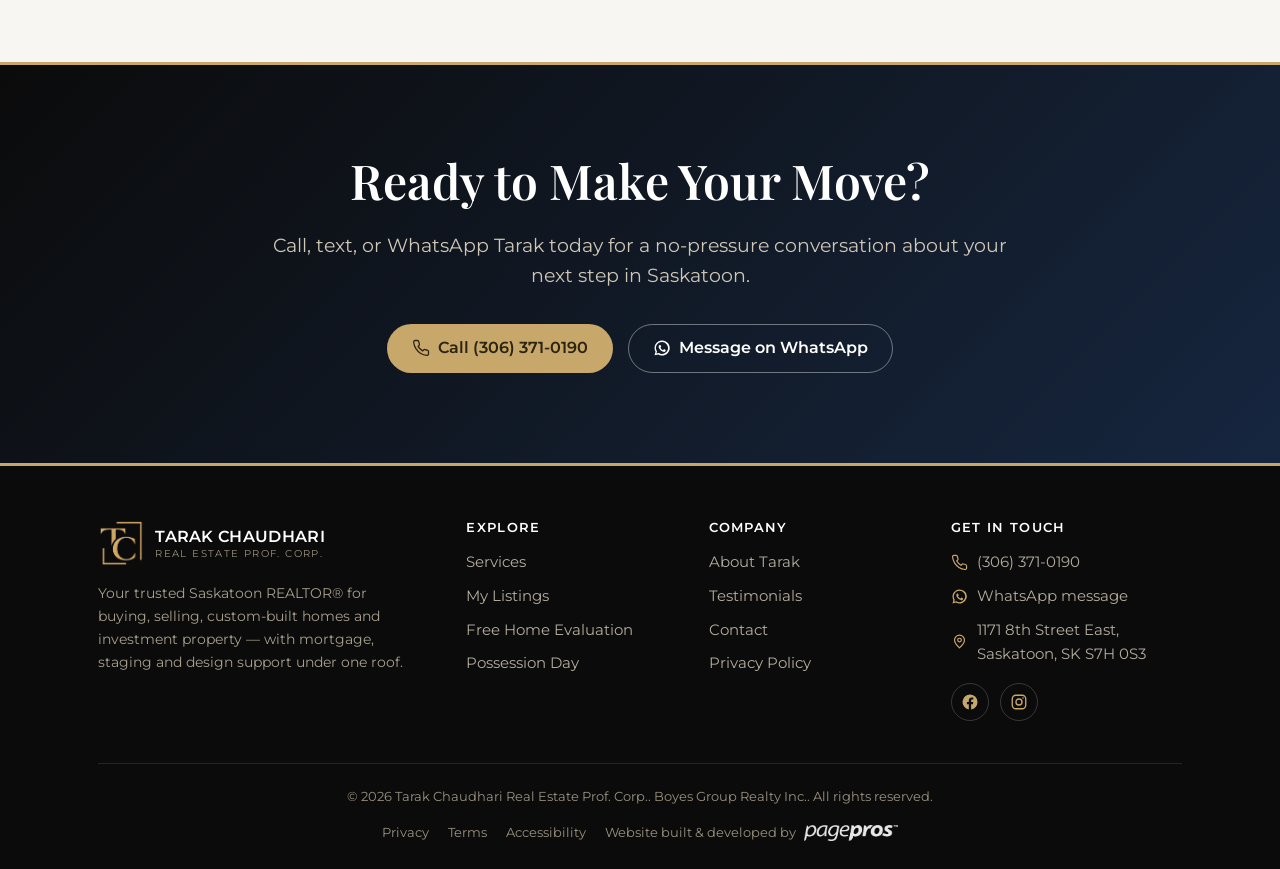
<file: service-buying.html>
<!DOCTYPE html>
<html lang="en-CA">
<head>
<meta charset="utf-8">
<meta name="viewport" content="width=device-width, initial-scale=1, viewport-fit=cover">
<title>Buying a Home in Saskatoon | Tarak Chaudhari REALTOR®</title>
<meta name="description" content="Buy a home in Saskatoon with REALTOR® Tarak Chaudhari — expert guidance from first viewing to keys in hand, with sharp market insight and strong negotiation.">
<link rel="canonical" href="https://tarakchaudhari.ca/service-buying.html">
<meta name="robots" content="index,follow">
<meta name="author" content="Tarak Chaudhari">
<meta name="geo.region" content="CA-SK"><meta name="geo.placename" content="Saskatoon">
<meta property="og:type" content="website">
<meta property="og:title" content="Buying a Home in Saskatoon | Tarak Chaudhari REALTOR®">
<meta property="og:description" content="Buy a home in Saskatoon with REALTOR® Tarak Chaudhari — expert guidance from first viewing to keys in hand, with sharp market insight and strong negotiation.">
<meta property="og:url" content="https://tarakchaudhari.ca/service-buying.html">
<meta property="og:site_name" content="Tarak Chaudhari Real Estate Prof. Corp.">
<meta property="og:image" content="https://tarakchaudhari.ca/images/tarak-headshot.jpg">
<meta property="og:locale" content="en_CA">
<meta name="twitter:card" content="summary_large_image">
<meta name="twitter:title" content="Buying a Home in Saskatoon | Tarak Chaudhari REALTOR®">
<meta name="twitter:description" content="Buy a home in Saskatoon with REALTOR® Tarak Chaudhari — expert guidance from first viewing to keys in hand, with sharp market insight and strong negotiation.">
<meta name="twitter:image" content="https://tarakchaudhari.ca/images/tarak-headshot.jpg">
<link rel="icon" href="data:image/svg+xml,%3Csvg xmlns='http://www.w3.org/2000/svg' viewBox='0 0 100 100'%3E%3Crect width='100' height='100' rx='20' fill='%230b0b0b'/%3E%3Cpath d='M58 24 H80 V46' fill='none' stroke='%23c8a76a' stroke-width='3'/%3E%3Cpath d='M42 76 H20 V54' fill='none' stroke='%23c8a76a' stroke-width='3'/%3E%3Ctext x='50' y='64' font-family='Georgia,serif' font-weight='600' font-size='40' fill='%23ffffff' text-anchor='middle'%3ETC%3C/text%3E%3C/svg%3E">
<link rel="preconnect" href="https://fonts.googleapis.com">
<link rel="preconnect" href="https://fonts.gstatic.com" crossorigin>
<link href="https://fonts.googleapis.com/css2?family=Playfair+Display:ital,wght@0,400;0,500;0,600;0,700;1,400;1,500&family=Montserrat:wght@400;500;600;700&display=swap" rel="stylesheet">
<link rel="stylesheet" href="styles.css">


<script type="application/ld+json">{"@context":"https://schema.org","@type":"Service","serviceType":"Buying a Home","provider":{"@type":"RealEstateAgent","name":"Tarak Chaudhari Real Estate Prof. Corp.","telephone":"+13063710190","areaServed":"Saskatoon, SK"},"areaServed":{"@type":"City","name":"Saskatoon"},"url":"https://tarakchaudhari.ca/service-buying.html"}</script>
<script type="application/ld+json">{"@context":"https://schema.org","@type":"BreadcrumbList","itemListElement":[{"@type":"ListItem","position":1,"name":"Home","item":"https://tarakchaudhari.ca/index.html"},{"@type":"ListItem","position":2,"name":"Services","item":"https://tarakchaudhari.ca/services.html"},{"@type":"ListItem","position":3,"name":"Buying a Home","item":"https://tarakchaudhari.ca/service-buying.html"}]}</script>
<script type="application/ld+json">{"@context":"https://schema.org","@type":"FAQPage","mainEntity":[{"@type":"Question","name":"Do I need to be pre-approved before looking?","acceptedAnswer":{"@type":"Answer","text":"It helps a lot. A pre-approval tells you your budget and makes your offer stronger. I can connect you with trusted mortgage partners if you need one."}},{"@type":"Question","name":"How much does it cost to work with a buyer's agent?","acceptedAnswer":{"@type":"Answer","text":"In most cases the seller pays the commission, so my services typically cost you nothing as a buyer. I'll always explain the details up front."}}]}</script>
</head>
<body>
<a class="skip-link" href="#main">Skip to content</a>
<header class="site-header">
  <div class="wrap nav">
    <a class="brand" href="index.html" aria-label="Tarak Chaudhari Real Estate Prof. Corp. home">
      <span class="mono-img" aria-hidden="true"></span>
      <span>Tarak Chaudhari<small>Real Estate Prof. Corp.</small></span>
    </a>
    <nav aria-label="Primary">
      <ul class="nav-links"><li><a href="index.html">Home</a></li><li class="has-sub"><a href="services.html" class="active">Services<span class="caret" aria-hidden="true"></span></a><ul class="sub"><li><a href="services.html">All Services</a></li><li><a href="service-buying.html" class="active">Buying a Home</a></li><li><a href="service-selling.html">Selling a Home</a></li><li><a href="service-custom-homes.html">Custom-Built Homes</a></li><li><a href="service-investment.html">Investment Property</a></li><li><a href="evaluation.html">Free Home Evaluation</a></li></ul></li><li class="has-sub"><a href="listings.html">Listings<span class="caret" aria-hidden="true"></span></a><ul class="sub"><li><a href="listings.html">My Listings</a></li><li><a href="possession.html">Possession Day</a></li></ul></li><li><a href="testimonials.html">Testimonials</a></li><li><a href="about.html">About</a></li><li><a href="contact.html">Contact</a></li></ul>
    </nav>
    <div class="nav-cta">
      <a class="btn btn-ghost" href="tel:+13063710190"><svg viewBox="0 0 24 24" fill="none" stroke="currentColor" stroke-width="1.7" stroke-linecap="round" stroke-linejoin="round"><path d="M22 16.9v3a2 2 0 0 1-2.2 2 19.8 19.8 0 0 1-8.6-3 19.5 19.5 0 0 1-6-6 19.8 19.8 0 0 1-3-8.6A2 2 0 0 1 4.1 2h3a2 2 0 0 1 2 1.7c.1 1 .4 1.9.7 2.8a2 2 0 0 1-.5 2.1L8.1 9.9a16 16 0 0 0 6 6l1.3-1.3a2 2 0 0 1 2.1-.5c.9.3 1.8.6 2.8.7a2 2 0 0 1 1.7 2z"/></svg> (306) 371-0190</a>
      <a class="btn btn-gold" href="https://wa.me/13063710190" target="_blank" rel="noopener" aria-label="Message on WhatsApp"><svg viewBox="0 0 24 24" fill="currentColor"><path d="M12 2a10 10 0 0 0-8.6 15l-1.3 4.8 4.9-1.3A10 10 0 1 0 12 2zm0 2a8 8 0 1 1-4.2 14.8l-.3-.2-2.9.8.8-2.8-.2-.3A8 8 0 0 1 12 4zm4.6 10.3c-.2-.1-1.4-.7-1.6-.8s-.4-.1-.5.1-.6.8-.8 1-.3.2-.5.1a6.5 6.5 0 0 1-1.9-1.2 7.2 7.2 0 0 1-1.3-1.7c-.1-.2 0-.4.1-.5l.4-.4.3-.4v-.4c0-.1-.5-1.3-.7-1.8s-.4-.4-.5-.4h-.5a.9.9 0 0 0-.7.3 2.8 2.8 0 0 0-.9 2.1 4.9 4.9 0 0 0 1 2.6 11 11 0 0 0 4.3 3.8c2 .8 2 .6 2.4.5a2.4 2.4 0 0 0 1.6-1.1 2 2 0 0 0 .1-1.1z"/></svg> <span class="wa-txt">WhatsApp</span></a>
    </div>
    <button class="nav-toggle" aria-label="Menu" aria-expanded="false"><span></span><span></span><span></span></button>
  </div>
</header>
<main id="main"><section class="page-hero">
  <div class="wrap">
    <div class="crumb"><a href="index.html">Home</a> / <a href="services.html">Services</a> / Buying a Home</div>
    <span class="eyebrow">Buying</span>
    <h1>Buying a Home</h1>
    <p>Expert guidance through every step of your purchase — from the first viewing to keys in hand, with sharp market insight and attention to detail.</p>
  </div>
</section>

<section>
  <div class="wrap svc-detail">
    <div class="svc-detail-main">
      <p>Buying a home is one of the biggest decisions you'll make, and it should feel exciting rather than overwhelming. I guide Saskatoon buyers through every step — understanding your budget and must-haves, finding the right homes, booking showings, and negotiating hard on your behalf.</p><p>From your first viewing to the day you get the keys, I keep you informed and confident. And because I know the Saskatoon market and the home-building process inside out, I can spot value and potential issues that others miss.</p>
      <h2>What You Can Expect</h2>
      <ul class="check-list"><li><svg viewBox="0 0 24 24" fill="none" stroke="currentColor" stroke-width="2" stroke-linecap="round" stroke-linejoin="round"><path d="M20 6L9 17l-5-5"/></svg><span>A clear understanding of your budget, needs and timeline</span></li><li><svg viewBox="0 0 24 24" fill="none" stroke="currentColor" stroke-width="2" stroke-linecap="round" stroke-linejoin="round"><path d="M20 6L9 17l-5-5"/></svg><span>Access to listings, new builds and off-market opportunities</span></li><li><svg viewBox="0 0 24 24" fill="none" stroke="currentColor" stroke-width="2" stroke-linecap="round" stroke-linejoin="round"><path d="M20 6L9 17l-5-5"/></svg><span>Honest advice on each home's value and potential</span></li><li><svg viewBox="0 0 24 24" fill="none" stroke="currentColor" stroke-width="2" stroke-linecap="round" stroke-linejoin="round"><path d="M20 6L9 17l-5-5"/></svg><span>Strong negotiation to get you the best price and terms</span></li><li><svg viewBox="0 0 24 24" fill="none" stroke="currentColor" stroke-width="2" stroke-linecap="round" stroke-linejoin="round"><path d="M20 6L9 17l-5-5"/></svg><span>Help coordinating mortgage, legal and inspection steps</span></li></ul>
      <div style="margin-top:2rem;display:flex;gap:.8rem;flex-wrap:wrap">
        <a class="btn btn-primary" href="https://wa.me/13063710190" target="_blank" rel="noopener"><svg viewBox="0 0 24 24" fill="currentColor"><path d="M12 2a10 10 0 0 0-8.6 15l-1.3 4.8 4.9-1.3A10 10 0 1 0 12 2zm0 2a8 8 0 1 1-4.2 14.8l-.3-.2-2.9.8.8-2.8-.2-.3A8 8 0 0 1 12 4zm4.6 10.3c-.2-.1-1.4-.7-1.6-.8s-.4-.1-.5.1-.6.8-.8 1-.3.2-.5.1a6.5 6.5 0 0 1-1.9-1.2 7.2 7.2 0 0 1-1.3-1.7c-.1-.2 0-.4.1-.5l.4-.4.3-.4v-.4c0-.1-.5-1.3-.7-1.8s-.4-.4-.5-.4h-.5a.9.9 0 0 0-.7.3 2.8 2.8 0 0 0-.9 2.1 4.9 4.9 0 0 0 1 2.6 11 11 0 0 0 4.3 3.8c2 .8 2 .6 2.4.5a2.4 2.4 0 0 0 1.6-1.1 2 2 0 0 0 .1-1.1z"/></svg> Message on WhatsApp</a>
        <a class="btn btn-ghost" href="tel:+13063710190"><svg viewBox="0 0 24 24" fill="none" stroke="currentColor" stroke-width="1.7" stroke-linecap="round" stroke-linejoin="round"><path d="M22 16.9v3a2 2 0 0 1-2.2 2 19.8 19.8 0 0 1-8.6-3 19.5 19.5 0 0 1-6-6 19.8 19.8 0 0 1-3-8.6A2 2 0 0 1 4.1 2h3a2 2 0 0 1 2 1.7c.1 1 .4 1.9.7 2.8a2 2 0 0 1-.5 2.1L8.1 9.9a16 16 0 0 0 6 6l1.3-1.3a2 2 0 0 1 2.1-.5c.9.3 1.8.6 2.8.7a2 2 0 0 1 1.7 2z"/></svg> Call (306) 371-0190</a>
      </div>
    </div>
    <aside class="svc-detail-side">
      <div class="svc-side-card">
        <h3>Let's talk</h3>
        <p>Have a question or ready to get started? Reach out directly — I reply fast, 7 days a week.</p>
        <a class="btn btn-gold" href="https://wa.me/13063710190" target="_blank" rel="noopener" style="width:100%;justify-content:center"><svg viewBox="0 0 24 24" fill="currentColor"><path d="M12 2a10 10 0 0 0-8.6 15l-1.3 4.8 4.9-1.3A10 10 0 1 0 12 2zm0 2a8 8 0 1 1-4.2 14.8l-.3-.2-2.9.8.8-2.8-.2-.3A8 8 0 0 1 12 4zm4.6 10.3c-.2-.1-1.4-.7-1.6-.8s-.4-.1-.5.1-.6.8-.8 1-.3.2-.5.1a6.5 6.5 0 0 1-1.9-1.2 7.2 7.2 0 0 1-1.3-1.7c-.1-.2 0-.4.1-.5l.4-.4.3-.4v-.4c0-.1-.5-1.3-.7-1.8s-.4-.4-.5-.4h-.5a.9.9 0 0 0-.7.3 2.8 2.8 0 0 0-.9 2.1 4.9 4.9 0 0 0 1 2.6 11 11 0 0 0 4.3 3.8c2 .8 2 .6 2.4.5a2.4 2.4 0 0 0 1.6-1.1 2 2 0 0 0 .1-1.1z"/></svg> WhatsApp Tarak</a>
        <a class="btn btn-ghost-light" href="tel:+13063710190" style="width:100%;justify-content:center;margin-top:.6rem"><svg viewBox="0 0 24 24" fill="none" stroke="currentColor" stroke-width="1.7" stroke-linecap="round" stroke-linejoin="round"><path d="M22 16.9v3a2 2 0 0 1-2.2 2 19.8 19.8 0 0 1-8.6-3 19.5 19.5 0 0 1-6-6 19.8 19.8 0 0 1-3-8.6A2 2 0 0 1 4.1 2h3a2 2 0 0 1 2 1.7c.1 1 .4 1.9.7 2.8a2 2 0 0 1-.5 2.1L8.1 9.9a16 16 0 0 0 6 6l1.3-1.3a2 2 0 0 1 2.1-.5c.9.3 1.8.6 2.8.7a2 2 0 0 1 1.7 2z"/></svg> (306) 371-0190</a>
      </div>
      <div class="svc-related">
        <h4>Other Services</h4>
        <a class="rel-card" href="service-selling.html"><span>Selling a Home</span><span class="rel-arrow">→</span></a><a class="rel-card" href="service-custom-homes.html"><span>Custom-Built Homes</span><span class="rel-arrow">→</span></a><a class="rel-card" href="service-investment.html"><span>Investment Property</span><span class="rel-arrow">→</span></a>
      </div>
    </aside>
  </div>
</section>

<section>
  <div class="wrap">
    <div class="section-head center" data-reveal><span class="eyebrow">Good to know</span><h2>Common Questions</h2></div>
    <div class="faq"><details><summary>Do I need to be pre-approved before looking?</summary><p>It helps a lot. A pre-approval tells you your budget and makes your offer stronger. I can connect you with trusted mortgage partners if you need one.</p></details><details><summary>How much does it cost to work with a buyer's agent?</summary><p>In most cases the seller pays the commission, so my services typically cost you nothing as a buyer. I'll always explain the details up front.</p></details></div>
  </div>
</section>

<section class="cta-final">
  <div class="wrap">
    <h2>Ready to Make Your Move?</h2>
    <p class="lead">Call, text, or WhatsApp Tarak today for a no-pressure conversation about your next step in Saskatoon.</p>
    <div class="cta-row">
      <a class="btn btn-gold" href="tel:+13063710190"><svg viewBox="0 0 24 24" fill="none" stroke="currentColor" stroke-width="1.7" stroke-linecap="round" stroke-linejoin="round"><path d="M22 16.9v3a2 2 0 0 1-2.2 2 19.8 19.8 0 0 1-8.6-3 19.5 19.5 0 0 1-6-6 19.8 19.8 0 0 1-3-8.6A2 2 0 0 1 4.1 2h3a2 2 0 0 1 2 1.7c.1 1 .4 1.9.7 2.8a2 2 0 0 1-.5 2.1L8.1 9.9a16 16 0 0 0 6 6l1.3-1.3a2 2 0 0 1 2.1-.5c.9.3 1.8.6 2.8.7a2 2 0 0 1 1.7 2z"/></svg> Call (306) 371-0190</a>
      <a class="btn btn-ghost" style="color:#fff;border-color:rgba(255,255,255,.4)" href="https://wa.me/13063710190" target="_blank" rel="noopener"><svg viewBox="0 0 24 24" fill="currentColor"><path d="M12 2a10 10 0 0 0-8.6 15l-1.3 4.8 4.9-1.3A10 10 0 1 0 12 2zm0 2a8 8 0 1 1-4.2 14.8l-.3-.2-2.9.8.8-2.8-.2-.3A8 8 0 0 1 12 4zm4.6 10.3c-.2-.1-1.4-.7-1.6-.8s-.4-.1-.5.1-.6.8-.8 1-.3.2-.5.1a6.5 6.5 0 0 1-1.9-1.2 7.2 7.2 0 0 1-1.3-1.7c-.1-.2 0-.4.1-.5l.4-.4.3-.4v-.4c0-.1-.5-1.3-.7-1.8s-.4-.4-.5-.4h-.5a.9.9 0 0 0-.7.3 2.8 2.8 0 0 0-.9 2.1 4.9 4.9 0 0 0 1 2.6 11 11 0 0 0 4.3 3.8c2 .8 2 .6 2.4.5a2.4 2.4 0 0 0 1.6-1.1 2 2 0 0 0 .1-1.1z"/></svg> Message on WhatsApp</a>
    </div>
  </div>
</section>
</main>
<footer class="site-footer">
  <div class="wrap">
    <div class="foot-grid">
      <div class="foot-brand">
        <a class="brand" href="index.html"><span class="mono-img" aria-hidden="true"></span><span>Tarak Chaudhari<small>Real Estate Prof. Corp.</small></span></a>
        <p>Your trusted Saskatoon REALTOR® for buying, selling, custom-built homes and investment property — with mortgage, staging and design support under one roof.</p>
      </div>
      <div><h4>Explore</h4><ul><li><a href="services.html">Services</a></li><li><a href="listings.html">My Listings</a></li><li><a href="evaluation.html">Free Home Evaluation</a></li><li><a href="possession.html">Possession Day</a></li></ul></div><div><h4>Company</h4><ul><li><a href="about.html">About Tarak</a></li><li><a href="testimonials.html">Testimonials</a></li><li><a href="contact.html">Contact</a></li><li><a href="privacy.html">Privacy Policy</a></li></ul></div>
      <div class="foot-contact">
        <h4>Get in touch</h4>
        <ul>
          <li><a href="tel:+13063710190"><svg viewBox="0 0 24 24" fill="none" stroke="currentColor" stroke-width="1.7" stroke-linecap="round" stroke-linejoin="round"><path d="M22 16.9v3a2 2 0 0 1-2.2 2 19.8 19.8 0 0 1-8.6-3 19.5 19.5 0 0 1-6-6 19.8 19.8 0 0 1-3-8.6A2 2 0 0 1 4.1 2h3a2 2 0 0 1 2 1.7c.1 1 .4 1.9.7 2.8a2 2 0 0 1-.5 2.1L8.1 9.9a16 16 0 0 0 6 6l1.3-1.3a2 2 0 0 1 2.1-.5c.9.3 1.8.6 2.8.7a2 2 0 0 1 1.7 2z"/></svg><span>(306) 371-0190</span></a></li>
          <li><a href="https://wa.me/13063710190" target="_blank" rel="noopener"><svg viewBox="0 0 24 24" fill="currentColor"><path d="M12 2a10 10 0 0 0-8.6 15l-1.3 4.8 4.9-1.3A10 10 0 1 0 12 2zm0 2a8 8 0 1 1-4.2 14.8l-.3-.2-2.9.8.8-2.8-.2-.3A8 8 0 0 1 12 4zm4.6 10.3c-.2-.1-1.4-.7-1.6-.8s-.4-.1-.5.1-.6.8-.8 1-.3.2-.5.1a6.5 6.5 0 0 1-1.9-1.2 7.2 7.2 0 0 1-1.3-1.7c-.1-.2 0-.4.1-.5l.4-.4.3-.4v-.4c0-.1-.5-1.3-.7-1.8s-.4-.4-.5-.4h-.5a.9.9 0 0 0-.7.3 2.8 2.8 0 0 0-.9 2.1 4.9 4.9 0 0 0 1 2.6 11 11 0 0 0 4.3 3.8c2 .8 2 .6 2.4.5a2.4 2.4 0 0 0 1.6-1.1 2 2 0 0 0 .1-1.1z"/></svg><span>WhatsApp message</span></a></li>
          <li><a href="https://maps.google.com/?q=1171+8th+Street+East,+Saskatoon,+SK+S7H+0S3" target="_blank" rel="noopener"><svg viewBox="0 0 24 24" fill="none" stroke="currentColor" stroke-width="1.7" stroke-linecap="round" stroke-linejoin="round"><path d="M12 21s7-6.2 7-11a7 7 0 1 0-14 0c0 4.8 7 11 7 11z"/><circle cx="12" cy="10" r="2.6"/></svg><span>1171 8th Street East, Saskatoon, SK S7H 0S3</span></a></li>
        </ul>
      <div class="foot-social"><a href="https://www.facebook.com/tarak.chaudhari.3" target="_blank" rel="noopener" aria-label="Facebook"><svg viewBox="0 0 24 24" fill="currentColor"><path d="M22 12a10 10 0 1 0-11.6 9.9v-7H7.9V12h2.5V9.8c0-2.5 1.5-3.9 3.8-3.9 1.1 0 2.2.2 2.2.2v2.5h-1.3c-1.2 0-1.6.8-1.6 1.6V12h2.8l-.4 2.9h-2.4v7A10 10 0 0 0 22 12z"/></svg></a><a href="https://www.instagram.com/tarak0190/" target="_blank" rel="noopener" aria-label="Instagram"><svg viewBox="0 0 24 24" fill="none" stroke="currentColor" stroke-width="1.8" stroke-linecap="round" stroke-linejoin="round"><rect x="3" y="3" width="18" height="18" rx="5"/><circle cx="12" cy="12" r="4"/><circle cx="17.3" cy="6.7" r="1.1" fill="currentColor" stroke="none"/></svg></a></div>
      </div>
    </div>
    <div class="foot-bottom">
      <span>© <span id="year">2026</span> Tarak Chaudhari Real Estate Prof. Corp.. Boyes Group Realty Inc.. All rights reserved.</span>
      <span style="display:flex;gap:1.2rem;align-items:center;flex-wrap:wrap">
        <a href="privacy.html">Privacy</a><a href="terms.html">Terms</a><a href="accessibility.html">Accessibility</a>
        <a class="built-by" href="https://pagepros.io" target="_blank" rel="noopener">
          Website built &amp; developed by <img src="[data-uri]" alt="PagePros">
        </a>
      </span>
    </div>
  </div>
</footer>
<script src="main.js"></script>
</body>
</html>
</file>
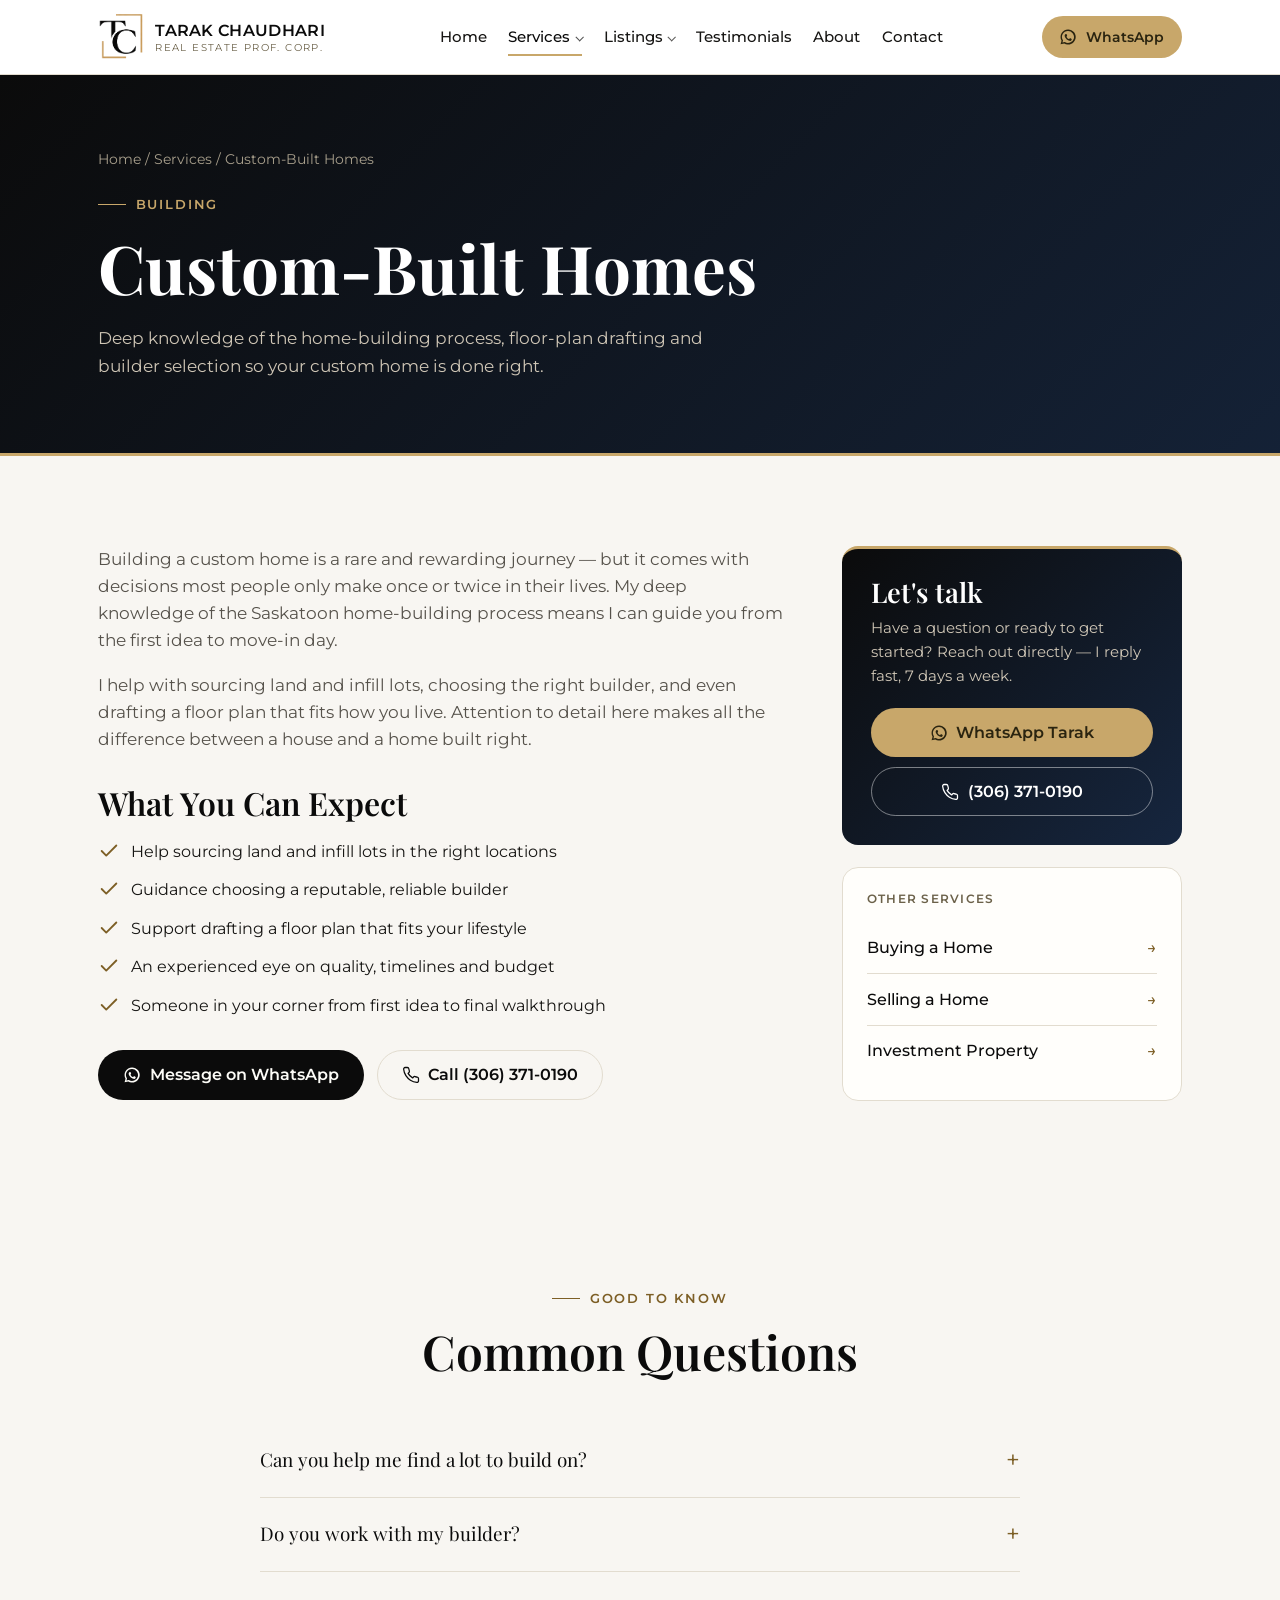
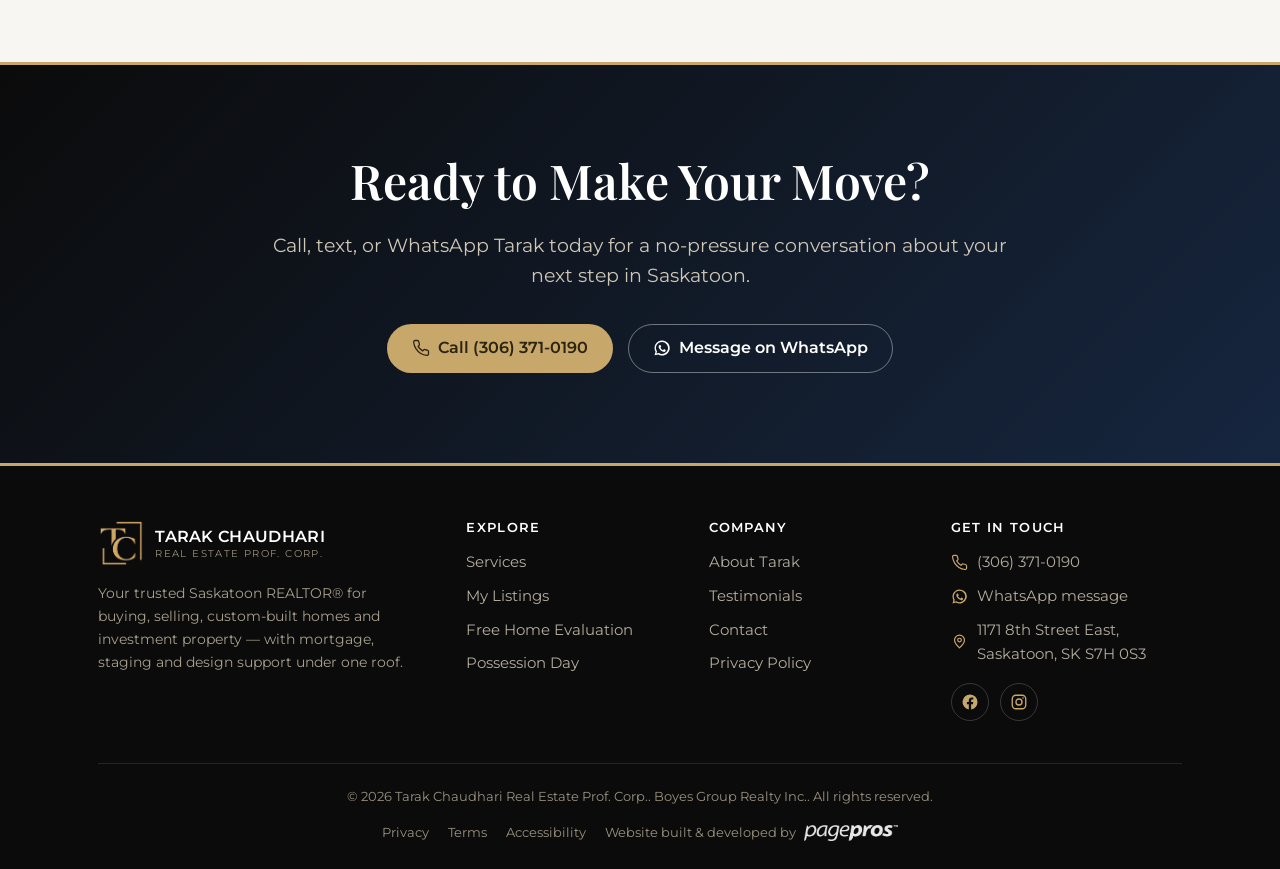
<file: service-custom-homes.html>
<!DOCTYPE html>
<html lang="en-CA">
<head>
<meta charset="utf-8">
<meta name="viewport" content="width=device-width, initial-scale=1, viewport-fit=cover">
<title>Custom-Built Homes in Saskatoon | Tarak Chaudhari REALTOR®</title>
<meta name="description" content="Build a custom home in Saskatoon with REALTOR® Tarak Chaudhari — land sourcing, builder guidance and floor-plan help from idea to move-in day.">
<link rel="canonical" href="https://tarakchaudhari.ca/service-custom-homes.html">
<meta name="robots" content="index,follow">
<meta name="author" content="Tarak Chaudhari">
<meta name="geo.region" content="CA-SK"><meta name="geo.placename" content="Saskatoon">
<meta property="og:type" content="website">
<meta property="og:title" content="Custom-Built Homes in Saskatoon | Tarak Chaudhari REALTOR®">
<meta property="og:description" content="Build a custom home in Saskatoon with REALTOR® Tarak Chaudhari — land sourcing, builder guidance and floor-plan help from idea to move-in day.">
<meta property="og:url" content="https://tarakchaudhari.ca/service-custom-homes.html">
<meta property="og:site_name" content="Tarak Chaudhari Real Estate Prof. Corp.">
<meta property="og:image" content="https://tarakchaudhari.ca/images/tarak-headshot.jpg">
<meta property="og:locale" content="en_CA">
<meta name="twitter:card" content="summary_large_image">
<meta name="twitter:title" content="Custom-Built Homes in Saskatoon | Tarak Chaudhari REALTOR®">
<meta name="twitter:description" content="Build a custom home in Saskatoon with REALTOR® Tarak Chaudhari — land sourcing, builder guidance and floor-plan help from idea to move-in day.">
<meta name="twitter:image" content="https://tarakchaudhari.ca/images/tarak-headshot.jpg">
<link rel="icon" href="data:image/svg+xml,%3Csvg xmlns='http://www.w3.org/2000/svg' viewBox='0 0 100 100'%3E%3Crect width='100' height='100' rx='20' fill='%230b0b0b'/%3E%3Cpath d='M58 24 H80 V46' fill='none' stroke='%23c8a76a' stroke-width='3'/%3E%3Cpath d='M42 76 H20 V54' fill='none' stroke='%23c8a76a' stroke-width='3'/%3E%3Ctext x='50' y='64' font-family='Georgia,serif' font-weight='600' font-size='40' fill='%23ffffff' text-anchor='middle'%3ETC%3C/text%3E%3C/svg%3E">
<link rel="preconnect" href="https://fonts.googleapis.com">
<link rel="preconnect" href="https://fonts.gstatic.com" crossorigin>
<link href="https://fonts.googleapis.com/css2?family=Playfair+Display:ital,wght@0,400;0,500;0,600;0,700;1,400;1,500&family=Montserrat:wght@400;500;600;700&display=swap" rel="stylesheet">
<link rel="stylesheet" href="styles.css">


<script type="application/ld+json">{"@context":"https://schema.org","@type":"Service","serviceType":"Custom-Built Homes","provider":{"@type":"RealEstateAgent","name":"Tarak Chaudhari Real Estate Prof. Corp.","telephone":"+13063710190","areaServed":"Saskatoon, SK"},"areaServed":{"@type":"City","name":"Saskatoon"},"url":"https://tarakchaudhari.ca/service-custom-homes.html"}</script>
<script type="application/ld+json">{"@context":"https://schema.org","@type":"BreadcrumbList","itemListElement":[{"@type":"ListItem","position":1,"name":"Home","item":"https://tarakchaudhari.ca/index.html"},{"@type":"ListItem","position":2,"name":"Services","item":"https://tarakchaudhari.ca/services.html"},{"@type":"ListItem","position":3,"name":"Custom-Built Homes","item":"https://tarakchaudhari.ca/service-custom-homes.html"}]}</script>
<script type="application/ld+json">{"@context":"https://schema.org","@type":"FAQPage","mainEntity":[{"@type":"Question","name":"Can you help me find a lot to build on?","acceptedAnswer":{"@type":"Answer","text":"Absolutely. Sourcing land and infill lots is one of my specialties — I can help you find the right location for your custom build."}},{"@type":"Question","name":"Do you work with my builder?","acceptedAnswer":{"@type":"Answer","text":"Yes. Whether you have a builder in mind or need a recommendation, I coordinate the process so your interests are protected throughout."}}]}</script>
</head>
<body>
<a class="skip-link" href="#main">Skip to content</a>
<header class="site-header">
  <div class="wrap nav">
    <a class="brand" href="index.html" aria-label="Tarak Chaudhari Real Estate Prof. Corp. home">
      <span class="mono-img" aria-hidden="true"></span>
      <span>Tarak Chaudhari<small>Real Estate Prof. Corp.</small></span>
    </a>
    <nav aria-label="Primary">
      <ul class="nav-links"><li><a href="index.html">Home</a></li><li class="has-sub"><a href="services.html" class="active">Services<span class="caret" aria-hidden="true"></span></a><ul class="sub"><li><a href="services.html">All Services</a></li><li><a href="service-buying.html">Buying a Home</a></li><li><a href="service-selling.html">Selling a Home</a></li><li><a href="service-custom-homes.html" class="active">Custom-Built Homes</a></li><li><a href="service-investment.html">Investment Property</a></li><li><a href="evaluation.html">Free Home Evaluation</a></li></ul></li><li class="has-sub"><a href="listings.html">Listings<span class="caret" aria-hidden="true"></span></a><ul class="sub"><li><a href="listings.html">My Listings</a></li><li><a href="possession.html">Possession Day</a></li></ul></li><li><a href="testimonials.html">Testimonials</a></li><li><a href="about.html">About</a></li><li><a href="contact.html">Contact</a></li></ul>
    </nav>
    <div class="nav-cta">
      <a class="btn btn-ghost" href="tel:+13063710190"><svg viewBox="0 0 24 24" fill="none" stroke="currentColor" stroke-width="1.7" stroke-linecap="round" stroke-linejoin="round"><path d="M22 16.9v3a2 2 0 0 1-2.2 2 19.8 19.8 0 0 1-8.6-3 19.5 19.5 0 0 1-6-6 19.8 19.8 0 0 1-3-8.6A2 2 0 0 1 4.1 2h3a2 2 0 0 1 2 1.7c.1 1 .4 1.9.7 2.8a2 2 0 0 1-.5 2.1L8.1 9.9a16 16 0 0 0 6 6l1.3-1.3a2 2 0 0 1 2.1-.5c.9.3 1.8.6 2.8.7a2 2 0 0 1 1.7 2z"/></svg> (306) 371-0190</a>
      <a class="btn btn-gold" href="https://wa.me/13063710190" target="_blank" rel="noopener" aria-label="Message on WhatsApp"><svg viewBox="0 0 24 24" fill="currentColor"><path d="M12 2a10 10 0 0 0-8.6 15l-1.3 4.8 4.9-1.3A10 10 0 1 0 12 2zm0 2a8 8 0 1 1-4.2 14.8l-.3-.2-2.9.8.8-2.8-.2-.3A8 8 0 0 1 12 4zm4.6 10.3c-.2-.1-1.4-.7-1.6-.8s-.4-.1-.5.1-.6.8-.8 1-.3.2-.5.1a6.5 6.5 0 0 1-1.9-1.2 7.2 7.2 0 0 1-1.3-1.7c-.1-.2 0-.4.1-.5l.4-.4.3-.4v-.4c0-.1-.5-1.3-.7-1.8s-.4-.4-.5-.4h-.5a.9.9 0 0 0-.7.3 2.8 2.8 0 0 0-.9 2.1 4.9 4.9 0 0 0 1 2.6 11 11 0 0 0 4.3 3.8c2 .8 2 .6 2.4.5a2.4 2.4 0 0 0 1.6-1.1 2 2 0 0 0 .1-1.1z"/></svg> <span class="wa-txt">WhatsApp</span></a>
    </div>
    <button class="nav-toggle" aria-label="Menu" aria-expanded="false"><span></span><span></span><span></span></button>
  </div>
</header>
<main id="main"><section class="page-hero">
  <div class="wrap">
    <div class="crumb"><a href="index.html">Home</a> / <a href="services.html">Services</a> / Custom-Built Homes</div>
    <span class="eyebrow">Building</span>
    <h1>Custom-Built Homes</h1>
    <p>Deep knowledge of the home-building process, floor-plan drafting and builder selection so your custom home is done right.</p>
  </div>
</section>

<section>
  <div class="wrap svc-detail">
    <div class="svc-detail-main">
      <p>Building a custom home is a rare and rewarding journey — but it comes with decisions most people only make once or twice in their lives. My deep knowledge of the Saskatoon home-building process means I can guide you from the first idea to move-in day.</p><p>I help with sourcing land and infill lots, choosing the right builder, and even drafting a floor plan that fits how you live. Attention to detail here makes all the difference between a house and a home built right.</p>
      <h2>What You Can Expect</h2>
      <ul class="check-list"><li><svg viewBox="0 0 24 24" fill="none" stroke="currentColor" stroke-width="2" stroke-linecap="round" stroke-linejoin="round"><path d="M20 6L9 17l-5-5"/></svg><span>Help sourcing land and infill lots in the right locations</span></li><li><svg viewBox="0 0 24 24" fill="none" stroke="currentColor" stroke-width="2" stroke-linecap="round" stroke-linejoin="round"><path d="M20 6L9 17l-5-5"/></svg><span>Guidance choosing a reputable, reliable builder</span></li><li><svg viewBox="0 0 24 24" fill="none" stroke="currentColor" stroke-width="2" stroke-linecap="round" stroke-linejoin="round"><path d="M20 6L9 17l-5-5"/></svg><span>Support drafting a floor plan that fits your lifestyle</span></li><li><svg viewBox="0 0 24 24" fill="none" stroke="currentColor" stroke-width="2" stroke-linecap="round" stroke-linejoin="round"><path d="M20 6L9 17l-5-5"/></svg><span>An experienced eye on quality, timelines and budget</span></li><li><svg viewBox="0 0 24 24" fill="none" stroke="currentColor" stroke-width="2" stroke-linecap="round" stroke-linejoin="round"><path d="M20 6L9 17l-5-5"/></svg><span>Someone in your corner from first idea to final walkthrough</span></li></ul>
      <div style="margin-top:2rem;display:flex;gap:.8rem;flex-wrap:wrap">
        <a class="btn btn-primary" href="https://wa.me/13063710190" target="_blank" rel="noopener"><svg viewBox="0 0 24 24" fill="currentColor"><path d="M12 2a10 10 0 0 0-8.6 15l-1.3 4.8 4.9-1.3A10 10 0 1 0 12 2zm0 2a8 8 0 1 1-4.2 14.8l-.3-.2-2.9.8.8-2.8-.2-.3A8 8 0 0 1 12 4zm4.6 10.3c-.2-.1-1.4-.7-1.6-.8s-.4-.1-.5.1-.6.8-.8 1-.3.2-.5.1a6.5 6.5 0 0 1-1.9-1.2 7.2 7.2 0 0 1-1.3-1.7c-.1-.2 0-.4.1-.5l.4-.4.3-.4v-.4c0-.1-.5-1.3-.7-1.8s-.4-.4-.5-.4h-.5a.9.9 0 0 0-.7.3 2.8 2.8 0 0 0-.9 2.1 4.9 4.9 0 0 0 1 2.6 11 11 0 0 0 4.3 3.8c2 .8 2 .6 2.4.5a2.4 2.4 0 0 0 1.6-1.1 2 2 0 0 0 .1-1.1z"/></svg> Message on WhatsApp</a>
        <a class="btn btn-ghost" href="tel:+13063710190"><svg viewBox="0 0 24 24" fill="none" stroke="currentColor" stroke-width="1.7" stroke-linecap="round" stroke-linejoin="round"><path d="M22 16.9v3a2 2 0 0 1-2.2 2 19.8 19.8 0 0 1-8.6-3 19.5 19.5 0 0 1-6-6 19.8 19.8 0 0 1-3-8.6A2 2 0 0 1 4.1 2h3a2 2 0 0 1 2 1.7c.1 1 .4 1.9.7 2.8a2 2 0 0 1-.5 2.1L8.1 9.9a16 16 0 0 0 6 6l1.3-1.3a2 2 0 0 1 2.1-.5c.9.3 1.8.6 2.8.7a2 2 0 0 1 1.7 2z"/></svg> Call (306) 371-0190</a>
      </div>
    </div>
    <aside class="svc-detail-side">
      <div class="svc-side-card">
        <h3>Let's talk</h3>
        <p>Have a question or ready to get started? Reach out directly — I reply fast, 7 days a week.</p>
        <a class="btn btn-gold" href="https://wa.me/13063710190" target="_blank" rel="noopener" style="width:100%;justify-content:center"><svg viewBox="0 0 24 24" fill="currentColor"><path d="M12 2a10 10 0 0 0-8.6 15l-1.3 4.8 4.9-1.3A10 10 0 1 0 12 2zm0 2a8 8 0 1 1-4.2 14.8l-.3-.2-2.9.8.8-2.8-.2-.3A8 8 0 0 1 12 4zm4.6 10.3c-.2-.1-1.4-.7-1.6-.8s-.4-.1-.5.1-.6.8-.8 1-.3.2-.5.1a6.5 6.5 0 0 1-1.9-1.2 7.2 7.2 0 0 1-1.3-1.7c-.1-.2 0-.4.1-.5l.4-.4.3-.4v-.4c0-.1-.5-1.3-.7-1.8s-.4-.4-.5-.4h-.5a.9.9 0 0 0-.7.3 2.8 2.8 0 0 0-.9 2.1 4.9 4.9 0 0 0 1 2.6 11 11 0 0 0 4.3 3.8c2 .8 2 .6 2.4.5a2.4 2.4 0 0 0 1.6-1.1 2 2 0 0 0 .1-1.1z"/></svg> WhatsApp Tarak</a>
        <a class="btn btn-ghost-light" href="tel:+13063710190" style="width:100%;justify-content:center;margin-top:.6rem"><svg viewBox="0 0 24 24" fill="none" stroke="currentColor" stroke-width="1.7" stroke-linecap="round" stroke-linejoin="round"><path d="M22 16.9v3a2 2 0 0 1-2.2 2 19.8 19.8 0 0 1-8.6-3 19.5 19.5 0 0 1-6-6 19.8 19.8 0 0 1-3-8.6A2 2 0 0 1 4.1 2h3a2 2 0 0 1 2 1.7c.1 1 .4 1.9.7 2.8a2 2 0 0 1-.5 2.1L8.1 9.9a16 16 0 0 0 6 6l1.3-1.3a2 2 0 0 1 2.1-.5c.9.3 1.8.6 2.8.7a2 2 0 0 1 1.7 2z"/></svg> (306) 371-0190</a>
      </div>
      <div class="svc-related">
        <h4>Other Services</h4>
        <a class="rel-card" href="service-buying.html"><span>Buying a Home</span><span class="rel-arrow">→</span></a><a class="rel-card" href="service-selling.html"><span>Selling a Home</span><span class="rel-arrow">→</span></a><a class="rel-card" href="service-investment.html"><span>Investment Property</span><span class="rel-arrow">→</span></a>
      </div>
    </aside>
  </div>
</section>

<section>
  <div class="wrap">
    <div class="section-head center" data-reveal><span class="eyebrow">Good to know</span><h2>Common Questions</h2></div>
    <div class="faq"><details><summary>Can you help me find a lot to build on?</summary><p>Absolutely. Sourcing land and infill lots is one of my specialties — I can help you find the right location for your custom build.</p></details><details><summary>Do you work with my builder?</summary><p>Yes. Whether you have a builder in mind or need a recommendation, I coordinate the process so your interests are protected throughout.</p></details></div>
  </div>
</section>

<section class="cta-final">
  <div class="wrap">
    <h2>Ready to Make Your Move?</h2>
    <p class="lead">Call, text, or WhatsApp Tarak today for a no-pressure conversation about your next step in Saskatoon.</p>
    <div class="cta-row">
      <a class="btn btn-gold" href="tel:+13063710190"><svg viewBox="0 0 24 24" fill="none" stroke="currentColor" stroke-width="1.7" stroke-linecap="round" stroke-linejoin="round"><path d="M22 16.9v3a2 2 0 0 1-2.2 2 19.8 19.8 0 0 1-8.6-3 19.5 19.5 0 0 1-6-6 19.8 19.8 0 0 1-3-8.6A2 2 0 0 1 4.1 2h3a2 2 0 0 1 2 1.7c.1 1 .4 1.9.7 2.8a2 2 0 0 1-.5 2.1L8.1 9.9a16 16 0 0 0 6 6l1.3-1.3a2 2 0 0 1 2.1-.5c.9.3 1.8.6 2.8.7a2 2 0 0 1 1.7 2z"/></svg> Call (306) 371-0190</a>
      <a class="btn btn-ghost" style="color:#fff;border-color:rgba(255,255,255,.4)" href="https://wa.me/13063710190" target="_blank" rel="noopener"><svg viewBox="0 0 24 24" fill="currentColor"><path d="M12 2a10 10 0 0 0-8.6 15l-1.3 4.8 4.9-1.3A10 10 0 1 0 12 2zm0 2a8 8 0 1 1-4.2 14.8l-.3-.2-2.9.8.8-2.8-.2-.3A8 8 0 0 1 12 4zm4.6 10.3c-.2-.1-1.4-.7-1.6-.8s-.4-.1-.5.1-.6.8-.8 1-.3.2-.5.1a6.5 6.5 0 0 1-1.9-1.2 7.2 7.2 0 0 1-1.3-1.7c-.1-.2 0-.4.1-.5l.4-.4.3-.4v-.4c0-.1-.5-1.3-.7-1.8s-.4-.4-.5-.4h-.5a.9.9 0 0 0-.7.3 2.8 2.8 0 0 0-.9 2.1 4.9 4.9 0 0 0 1 2.6 11 11 0 0 0 4.3 3.8c2 .8 2 .6 2.4.5a2.4 2.4 0 0 0 1.6-1.1 2 2 0 0 0 .1-1.1z"/></svg> Message on WhatsApp</a>
    </div>
  </div>
</section>
</main>
<footer class="site-footer">
  <div class="wrap">
    <div class="foot-grid">
      <div class="foot-brand">
        <a class="brand" href="index.html"><span class="mono-img" aria-hidden="true"></span><span>Tarak Chaudhari<small>Real Estate Prof. Corp.</small></span></a>
        <p>Your trusted Saskatoon REALTOR® for buying, selling, custom-built homes and investment property — with mortgage, staging and design support under one roof.</p>
      </div>
      <div><h4>Explore</h4><ul><li><a href="services.html">Services</a></li><li><a href="listings.html">My Listings</a></li><li><a href="evaluation.html">Free Home Evaluation</a></li><li><a href="possession.html">Possession Day</a></li></ul></div><div><h4>Company</h4><ul><li><a href="about.html">About Tarak</a></li><li><a href="testimonials.html">Testimonials</a></li><li><a href="contact.html">Contact</a></li><li><a href="privacy.html">Privacy Policy</a></li></ul></div>
      <div class="foot-contact">
        <h4>Get in touch</h4>
        <ul>
          <li><a href="tel:+13063710190"><svg viewBox="0 0 24 24" fill="none" stroke="currentColor" stroke-width="1.7" stroke-linecap="round" stroke-linejoin="round"><path d="M22 16.9v3a2 2 0 0 1-2.2 2 19.8 19.8 0 0 1-8.6-3 19.5 19.5 0 0 1-6-6 19.8 19.8 0 0 1-3-8.6A2 2 0 0 1 4.1 2h3a2 2 0 0 1 2 1.7c.1 1 .4 1.9.7 2.8a2 2 0 0 1-.5 2.1L8.1 9.9a16 16 0 0 0 6 6l1.3-1.3a2 2 0 0 1 2.1-.5c.9.3 1.8.6 2.8.7a2 2 0 0 1 1.7 2z"/></svg><span>(306) 371-0190</span></a></li>
          <li><a href="https://wa.me/13063710190" target="_blank" rel="noopener"><svg viewBox="0 0 24 24" fill="currentColor"><path d="M12 2a10 10 0 0 0-8.6 15l-1.3 4.8 4.9-1.3A10 10 0 1 0 12 2zm0 2a8 8 0 1 1-4.2 14.8l-.3-.2-2.9.8.8-2.8-.2-.3A8 8 0 0 1 12 4zm4.6 10.3c-.2-.1-1.4-.7-1.6-.8s-.4-.1-.5.1-.6.8-.8 1-.3.2-.5.1a6.5 6.5 0 0 1-1.9-1.2 7.2 7.2 0 0 1-1.3-1.7c-.1-.2 0-.4.1-.5l.4-.4.3-.4v-.4c0-.1-.5-1.3-.7-1.8s-.4-.4-.5-.4h-.5a.9.9 0 0 0-.7.3 2.8 2.8 0 0 0-.9 2.1 4.9 4.9 0 0 0 1 2.6 11 11 0 0 0 4.3 3.8c2 .8 2 .6 2.4.5a2.4 2.4 0 0 0 1.6-1.1 2 2 0 0 0 .1-1.1z"/></svg><span>WhatsApp message</span></a></li>
          <li><a href="https://maps.google.com/?q=1171+8th+Street+East,+Saskatoon,+SK+S7H+0S3" target="_blank" rel="noopener"><svg viewBox="0 0 24 24" fill="none" stroke="currentColor" stroke-width="1.7" stroke-linecap="round" stroke-linejoin="round"><path d="M12 21s7-6.2 7-11a7 7 0 1 0-14 0c0 4.8 7 11 7 11z"/><circle cx="12" cy="10" r="2.6"/></svg><span>1171 8th Street East, Saskatoon, SK S7H 0S3</span></a></li>
        </ul>
      <div class="foot-social"><a href="https://www.facebook.com/tarak.chaudhari.3" target="_blank" rel="noopener" aria-label="Facebook"><svg viewBox="0 0 24 24" fill="currentColor"><path d="M22 12a10 10 0 1 0-11.6 9.9v-7H7.9V12h2.5V9.8c0-2.5 1.5-3.9 3.8-3.9 1.1 0 2.2.2 2.2.2v2.5h-1.3c-1.2 0-1.6.8-1.6 1.6V12h2.8l-.4 2.9h-2.4v7A10 10 0 0 0 22 12z"/></svg></a><a href="https://www.instagram.com/tarak0190/" target="_blank" rel="noopener" aria-label="Instagram"><svg viewBox="0 0 24 24" fill="none" stroke="currentColor" stroke-width="1.8" stroke-linecap="round" stroke-linejoin="round"><rect x="3" y="3" width="18" height="18" rx="5"/><circle cx="12" cy="12" r="4"/><circle cx="17.3" cy="6.7" r="1.1" fill="currentColor" stroke="none"/></svg></a></div>
      </div>
    </div>
    <div class="foot-bottom">
      <span>© <span id="year">2026</span> Tarak Chaudhari Real Estate Prof. Corp.. Boyes Group Realty Inc.. All rights reserved.</span>
      <span style="display:flex;gap:1.2rem;align-items:center;flex-wrap:wrap">
        <a href="privacy.html">Privacy</a><a href="terms.html">Terms</a><a href="accessibility.html">Accessibility</a>
        <a class="built-by" href="https://pagepros.io" target="_blank" rel="noopener">
          Website built &amp; developed by <img src="[data-uri]" alt="PagePros">
        </a>
      </span>
    </div>
  </div>
</footer>
<script src="main.js"></script>
</body>
</html>
</file>
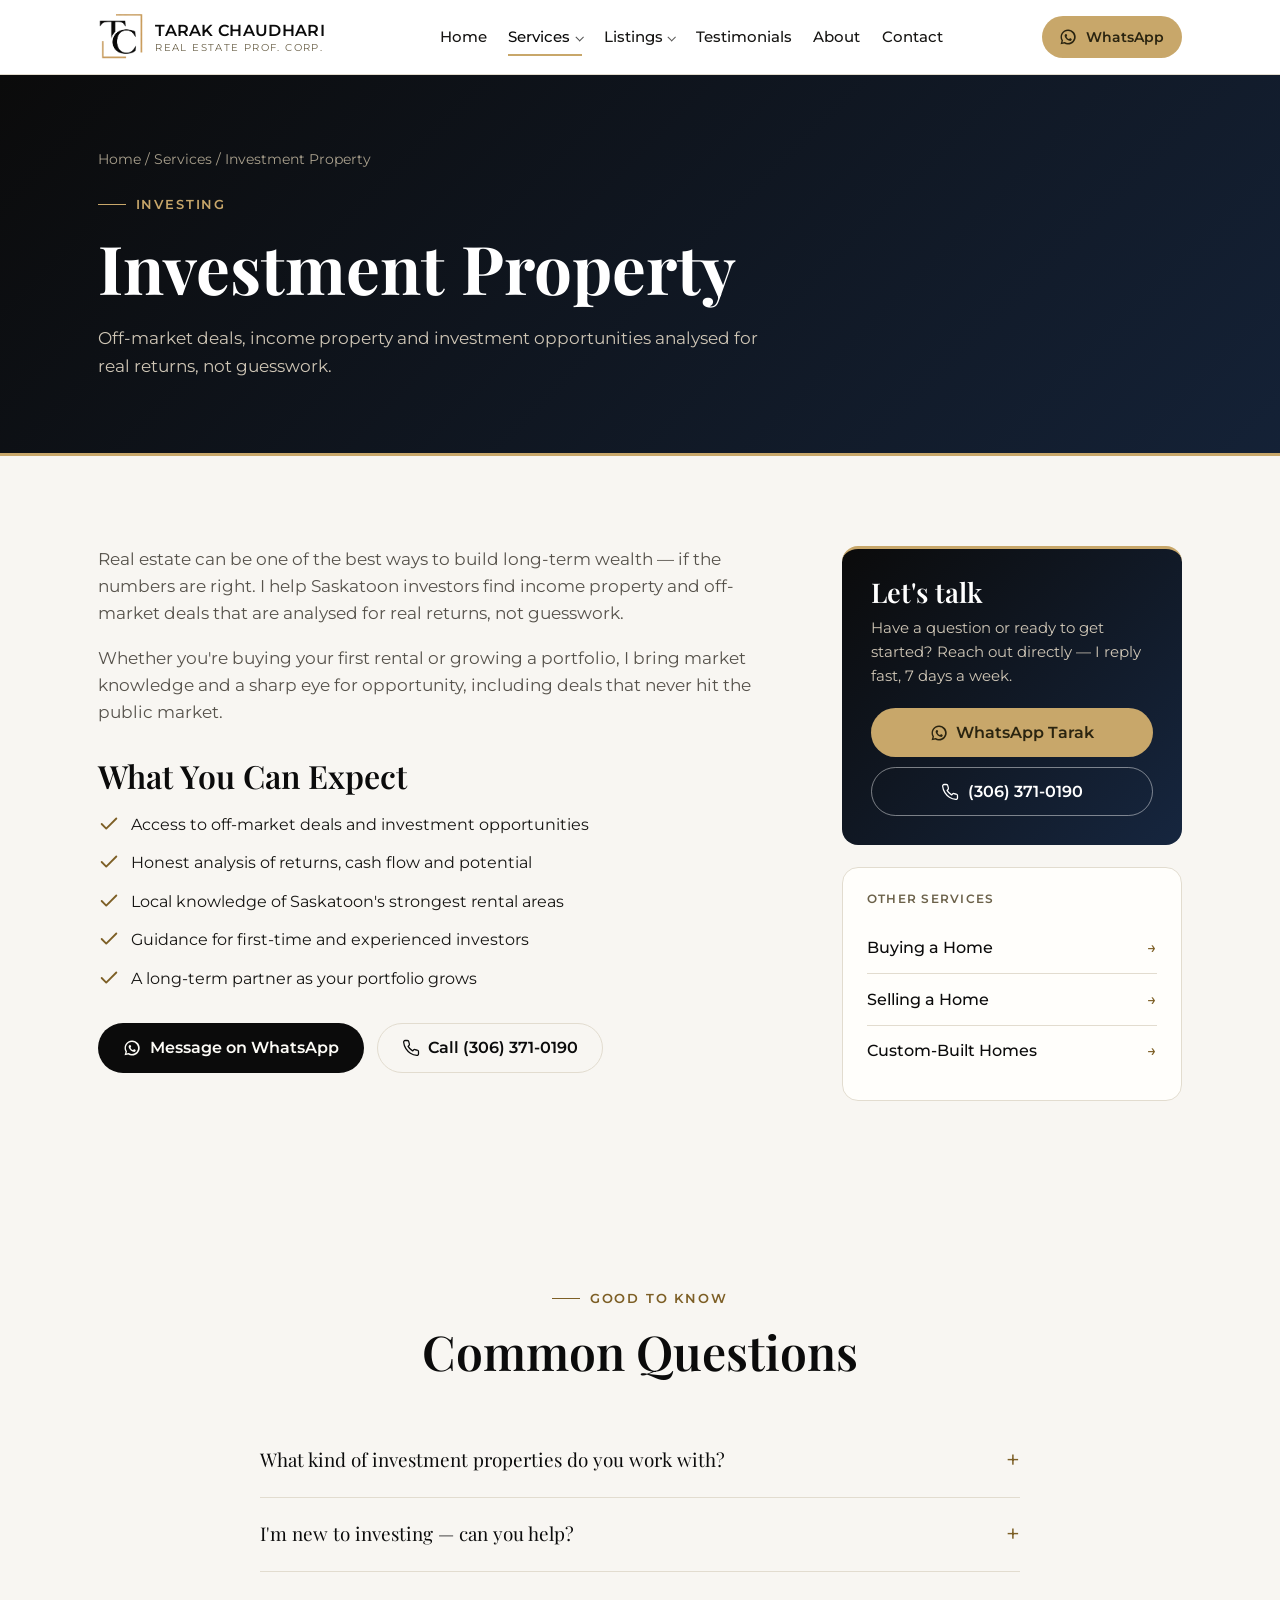
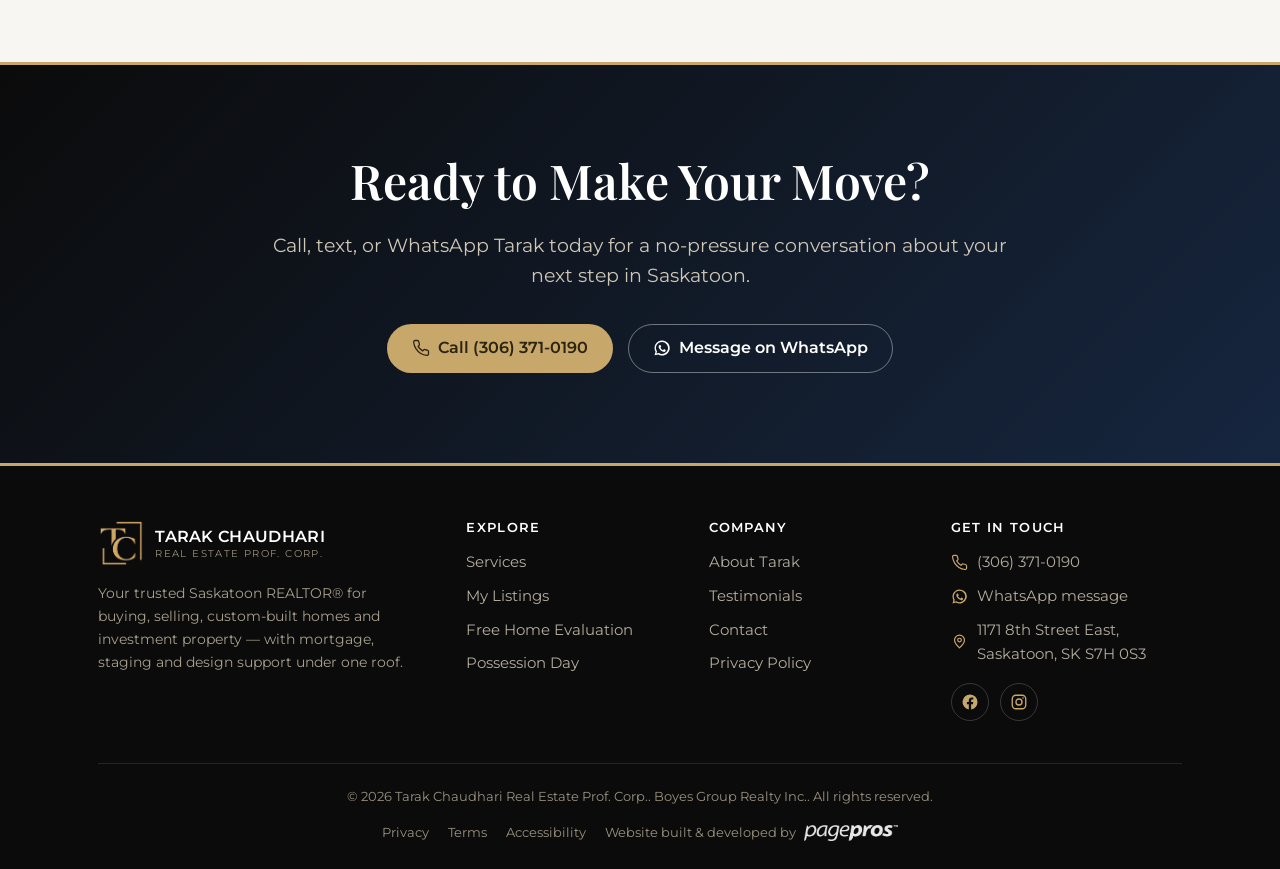
<file: service-investment.html>
<!DOCTYPE html>
<html lang="en-CA">
<head>
<meta charset="utf-8">
<meta name="viewport" content="width=device-width, initial-scale=1, viewport-fit=cover">
<title>Investment Property in Saskatoon | Tarak Chaudhari REALTOR®</title>
<meta name="description" content="Invest in Saskatoon real estate with REALTOR® Tarak Chaudhari — off-market deals, income property and investment opportunities analysed for real returns.">
<link rel="canonical" href="https://tarakchaudhari.ca/service-investment.html">
<meta name="robots" content="index,follow">
<meta name="author" content="Tarak Chaudhari">
<meta name="geo.region" content="CA-SK"><meta name="geo.placename" content="Saskatoon">
<meta property="og:type" content="website">
<meta property="og:title" content="Investment Property in Saskatoon | Tarak Chaudhari REALTOR®">
<meta property="og:description" content="Invest in Saskatoon real estate with REALTOR® Tarak Chaudhari — off-market deals, income property and investment opportunities analysed for real returns.">
<meta property="og:url" content="https://tarakchaudhari.ca/service-investment.html">
<meta property="og:site_name" content="Tarak Chaudhari Real Estate Prof. Corp.">
<meta property="og:image" content="https://tarakchaudhari.ca/images/tarak-headshot.jpg">
<meta property="og:locale" content="en_CA">
<meta name="twitter:card" content="summary_large_image">
<meta name="twitter:title" content="Investment Property in Saskatoon | Tarak Chaudhari REALTOR®">
<meta name="twitter:description" content="Invest in Saskatoon real estate with REALTOR® Tarak Chaudhari — off-market deals, income property and investment opportunities analysed for real returns.">
<meta name="twitter:image" content="https://tarakchaudhari.ca/images/tarak-headshot.jpg">
<link rel="icon" href="data:image/svg+xml,%3Csvg xmlns='http://www.w3.org/2000/svg' viewBox='0 0 100 100'%3E%3Crect width='100' height='100' rx='20' fill='%230b0b0b'/%3E%3Cpath d='M58 24 H80 V46' fill='none' stroke='%23c8a76a' stroke-width='3'/%3E%3Cpath d='M42 76 H20 V54' fill='none' stroke='%23c8a76a' stroke-width='3'/%3E%3Ctext x='50' y='64' font-family='Georgia,serif' font-weight='600' font-size='40' fill='%23ffffff' text-anchor='middle'%3ETC%3C/text%3E%3C/svg%3E">
<link rel="preconnect" href="https://fonts.googleapis.com">
<link rel="preconnect" href="https://fonts.gstatic.com" crossorigin>
<link href="https://fonts.googleapis.com/css2?family=Playfair+Display:ital,wght@0,400;0,500;0,600;0,700;1,400;1,500&family=Montserrat:wght@400;500;600;700&display=swap" rel="stylesheet">
<link rel="stylesheet" href="styles.css">


<script type="application/ld+json">{"@context":"https://schema.org","@type":"Service","serviceType":"Investment Property","provider":{"@type":"RealEstateAgent","name":"Tarak Chaudhari Real Estate Prof. Corp.","telephone":"+13063710190","areaServed":"Saskatoon, SK"},"areaServed":{"@type":"City","name":"Saskatoon"},"url":"https://tarakchaudhari.ca/service-investment.html"}</script>
<script type="application/ld+json">{"@context":"https://schema.org","@type":"BreadcrumbList","itemListElement":[{"@type":"ListItem","position":1,"name":"Home","item":"https://tarakchaudhari.ca/index.html"},{"@type":"ListItem","position":2,"name":"Services","item":"https://tarakchaudhari.ca/services.html"},{"@type":"ListItem","position":3,"name":"Investment Property","item":"https://tarakchaudhari.ca/service-investment.html"}]}</script>
<script type="application/ld+json">{"@context":"https://schema.org","@type":"FAQPage","mainEntity":[{"@type":"Question","name":"What kind of investment properties do you work with?","acceptedAnswer":{"@type":"Answer","text":"Everything from single-family rentals and income property to infill development and off-market opportunities across Saskatoon."}},{"@type":"Question","name":"I'm new to investing — can you help?","acceptedAnswer":{"@type":"Answer","text":"Definitely. I'll walk you through the numbers and the process so you can invest with confidence, whether it's your first property or your fifth."}}]}</script>
</head>
<body>
<a class="skip-link" href="#main">Skip to content</a>
<header class="site-header">
  <div class="wrap nav">
    <a class="brand" href="index.html" aria-label="Tarak Chaudhari Real Estate Prof. Corp. home">
      <span class="mono-img" aria-hidden="true"></span>
      <span>Tarak Chaudhari<small>Real Estate Prof. Corp.</small></span>
    </a>
    <nav aria-label="Primary">
      <ul class="nav-links"><li><a href="index.html">Home</a></li><li class="has-sub"><a href="services.html" class="active">Services<span class="caret" aria-hidden="true"></span></a><ul class="sub"><li><a href="services.html">All Services</a></li><li><a href="service-buying.html">Buying a Home</a></li><li><a href="service-selling.html">Selling a Home</a></li><li><a href="service-custom-homes.html">Custom-Built Homes</a></li><li><a href="service-investment.html" class="active">Investment Property</a></li><li><a href="evaluation.html">Free Home Evaluation</a></li></ul></li><li class="has-sub"><a href="listings.html">Listings<span class="caret" aria-hidden="true"></span></a><ul class="sub"><li><a href="listings.html">My Listings</a></li><li><a href="possession.html">Possession Day</a></li></ul></li><li><a href="testimonials.html">Testimonials</a></li><li><a href="about.html">About</a></li><li><a href="contact.html">Contact</a></li></ul>
    </nav>
    <div class="nav-cta">
      <a class="btn btn-ghost" href="tel:+13063710190"><svg viewBox="0 0 24 24" fill="none" stroke="currentColor" stroke-width="1.7" stroke-linecap="round" stroke-linejoin="round"><path d="M22 16.9v3a2 2 0 0 1-2.2 2 19.8 19.8 0 0 1-8.6-3 19.5 19.5 0 0 1-6-6 19.8 19.8 0 0 1-3-8.6A2 2 0 0 1 4.1 2h3a2 2 0 0 1 2 1.7c.1 1 .4 1.9.7 2.8a2 2 0 0 1-.5 2.1L8.1 9.9a16 16 0 0 0 6 6l1.3-1.3a2 2 0 0 1 2.1-.5c.9.3 1.8.6 2.8.7a2 2 0 0 1 1.7 2z"/></svg> (306) 371-0190</a>
      <a class="btn btn-gold" href="https://wa.me/13063710190" target="_blank" rel="noopener" aria-label="Message on WhatsApp"><svg viewBox="0 0 24 24" fill="currentColor"><path d="M12 2a10 10 0 0 0-8.6 15l-1.3 4.8 4.9-1.3A10 10 0 1 0 12 2zm0 2a8 8 0 1 1-4.2 14.8l-.3-.2-2.9.8.8-2.8-.2-.3A8 8 0 0 1 12 4zm4.6 10.3c-.2-.1-1.4-.7-1.6-.8s-.4-.1-.5.1-.6.8-.8 1-.3.2-.5.1a6.5 6.5 0 0 1-1.9-1.2 7.2 7.2 0 0 1-1.3-1.7c-.1-.2 0-.4.1-.5l.4-.4.3-.4v-.4c0-.1-.5-1.3-.7-1.8s-.4-.4-.5-.4h-.5a.9.9 0 0 0-.7.3 2.8 2.8 0 0 0-.9 2.1 4.9 4.9 0 0 0 1 2.6 11 11 0 0 0 4.3 3.8c2 .8 2 .6 2.4.5a2.4 2.4 0 0 0 1.6-1.1 2 2 0 0 0 .1-1.1z"/></svg> <span class="wa-txt">WhatsApp</span></a>
    </div>
    <button class="nav-toggle" aria-label="Menu" aria-expanded="false"><span></span><span></span><span></span></button>
  </div>
</header>
<main id="main"><section class="page-hero">
  <div class="wrap">
    <div class="crumb"><a href="index.html">Home</a> / <a href="services.html">Services</a> / Investment Property</div>
    <span class="eyebrow">Investing</span>
    <h1>Investment Property</h1>
    <p>Off-market deals, income property and investment opportunities analysed for real returns, not guesswork.</p>
  </div>
</section>

<section>
  <div class="wrap svc-detail">
    <div class="svc-detail-main">
      <p>Real estate can be one of the best ways to build long-term wealth — if the numbers are right. I help Saskatoon investors find income property and off-market deals that are analysed for real returns, not guesswork.</p><p>Whether you're buying your first rental or growing a portfolio, I bring market knowledge and a sharp eye for opportunity, including deals that never hit the public market.</p>
      <h2>What You Can Expect</h2>
      <ul class="check-list"><li><svg viewBox="0 0 24 24" fill="none" stroke="currentColor" stroke-width="2" stroke-linecap="round" stroke-linejoin="round"><path d="M20 6L9 17l-5-5"/></svg><span>Access to off-market deals and investment opportunities</span></li><li><svg viewBox="0 0 24 24" fill="none" stroke="currentColor" stroke-width="2" stroke-linecap="round" stroke-linejoin="round"><path d="M20 6L9 17l-5-5"/></svg><span>Honest analysis of returns, cash flow and potential</span></li><li><svg viewBox="0 0 24 24" fill="none" stroke="currentColor" stroke-width="2" stroke-linecap="round" stroke-linejoin="round"><path d="M20 6L9 17l-5-5"/></svg><span>Local knowledge of Saskatoon's strongest rental areas</span></li><li><svg viewBox="0 0 24 24" fill="none" stroke="currentColor" stroke-width="2" stroke-linecap="round" stroke-linejoin="round"><path d="M20 6L9 17l-5-5"/></svg><span>Guidance for first-time and experienced investors</span></li><li><svg viewBox="0 0 24 24" fill="none" stroke="currentColor" stroke-width="2" stroke-linecap="round" stroke-linejoin="round"><path d="M20 6L9 17l-5-5"/></svg><span>A long-term partner as your portfolio grows</span></li></ul>
      <div style="margin-top:2rem;display:flex;gap:.8rem;flex-wrap:wrap">
        <a class="btn btn-primary" href="https://wa.me/13063710190" target="_blank" rel="noopener"><svg viewBox="0 0 24 24" fill="currentColor"><path d="M12 2a10 10 0 0 0-8.6 15l-1.3 4.8 4.9-1.3A10 10 0 1 0 12 2zm0 2a8 8 0 1 1-4.2 14.8l-.3-.2-2.9.8.8-2.8-.2-.3A8 8 0 0 1 12 4zm4.6 10.3c-.2-.1-1.4-.7-1.6-.8s-.4-.1-.5.1-.6.8-.8 1-.3.2-.5.1a6.5 6.5 0 0 1-1.9-1.2 7.2 7.2 0 0 1-1.3-1.7c-.1-.2 0-.4.1-.5l.4-.4.3-.4v-.4c0-.1-.5-1.3-.7-1.8s-.4-.4-.5-.4h-.5a.9.9 0 0 0-.7.3 2.8 2.8 0 0 0-.9 2.1 4.9 4.9 0 0 0 1 2.6 11 11 0 0 0 4.3 3.8c2 .8 2 .6 2.4.5a2.4 2.4 0 0 0 1.6-1.1 2 2 0 0 0 .1-1.1z"/></svg> Message on WhatsApp</a>
        <a class="btn btn-ghost" href="tel:+13063710190"><svg viewBox="0 0 24 24" fill="none" stroke="currentColor" stroke-width="1.7" stroke-linecap="round" stroke-linejoin="round"><path d="M22 16.9v3a2 2 0 0 1-2.2 2 19.8 19.8 0 0 1-8.6-3 19.5 19.5 0 0 1-6-6 19.8 19.8 0 0 1-3-8.6A2 2 0 0 1 4.1 2h3a2 2 0 0 1 2 1.7c.1 1 .4 1.9.7 2.8a2 2 0 0 1-.5 2.1L8.1 9.9a16 16 0 0 0 6 6l1.3-1.3a2 2 0 0 1 2.1-.5c.9.3 1.8.6 2.8.7a2 2 0 0 1 1.7 2z"/></svg> Call (306) 371-0190</a>
      </div>
    </div>
    <aside class="svc-detail-side">
      <div class="svc-side-card">
        <h3>Let's talk</h3>
        <p>Have a question or ready to get started? Reach out directly — I reply fast, 7 days a week.</p>
        <a class="btn btn-gold" href="https://wa.me/13063710190" target="_blank" rel="noopener" style="width:100%;justify-content:center"><svg viewBox="0 0 24 24" fill="currentColor"><path d="M12 2a10 10 0 0 0-8.6 15l-1.3 4.8 4.9-1.3A10 10 0 1 0 12 2zm0 2a8 8 0 1 1-4.2 14.8l-.3-.2-2.9.8.8-2.8-.2-.3A8 8 0 0 1 12 4zm4.6 10.3c-.2-.1-1.4-.7-1.6-.8s-.4-.1-.5.1-.6.8-.8 1-.3.2-.5.1a6.5 6.5 0 0 1-1.9-1.2 7.2 7.2 0 0 1-1.3-1.7c-.1-.2 0-.4.1-.5l.4-.4.3-.4v-.4c0-.1-.5-1.3-.7-1.8s-.4-.4-.5-.4h-.5a.9.9 0 0 0-.7.3 2.8 2.8 0 0 0-.9 2.1 4.9 4.9 0 0 0 1 2.6 11 11 0 0 0 4.3 3.8c2 .8 2 .6 2.4.5a2.4 2.4 0 0 0 1.6-1.1 2 2 0 0 0 .1-1.1z"/></svg> WhatsApp Tarak</a>
        <a class="btn btn-ghost-light" href="tel:+13063710190" style="width:100%;justify-content:center;margin-top:.6rem"><svg viewBox="0 0 24 24" fill="none" stroke="currentColor" stroke-width="1.7" stroke-linecap="round" stroke-linejoin="round"><path d="M22 16.9v3a2 2 0 0 1-2.2 2 19.8 19.8 0 0 1-8.6-3 19.5 19.5 0 0 1-6-6 19.8 19.8 0 0 1-3-8.6A2 2 0 0 1 4.1 2h3a2 2 0 0 1 2 1.7c.1 1 .4 1.9.7 2.8a2 2 0 0 1-.5 2.1L8.1 9.9a16 16 0 0 0 6 6l1.3-1.3a2 2 0 0 1 2.1-.5c.9.3 1.8.6 2.8.7a2 2 0 0 1 1.7 2z"/></svg> (306) 371-0190</a>
      </div>
      <div class="svc-related">
        <h4>Other Services</h4>
        <a class="rel-card" href="service-buying.html"><span>Buying a Home</span><span class="rel-arrow">→</span></a><a class="rel-card" href="service-selling.html"><span>Selling a Home</span><span class="rel-arrow">→</span></a><a class="rel-card" href="service-custom-homes.html"><span>Custom-Built Homes</span><span class="rel-arrow">→</span></a>
      </div>
    </aside>
  </div>
</section>

<section>
  <div class="wrap">
    <div class="section-head center" data-reveal><span class="eyebrow">Good to know</span><h2>Common Questions</h2></div>
    <div class="faq"><details><summary>What kind of investment properties do you work with?</summary><p>Everything from single-family rentals and income property to infill development and off-market opportunities across Saskatoon.</p></details><details><summary>I'm new to investing — can you help?</summary><p>Definitely. I'll walk you through the numbers and the process so you can invest with confidence, whether it's your first property or your fifth.</p></details></div>
  </div>
</section>

<section class="cta-final">
  <div class="wrap">
    <h2>Ready to Make Your Move?</h2>
    <p class="lead">Call, text, or WhatsApp Tarak today for a no-pressure conversation about your next step in Saskatoon.</p>
    <div class="cta-row">
      <a class="btn btn-gold" href="tel:+13063710190"><svg viewBox="0 0 24 24" fill="none" stroke="currentColor" stroke-width="1.7" stroke-linecap="round" stroke-linejoin="round"><path d="M22 16.9v3a2 2 0 0 1-2.2 2 19.8 19.8 0 0 1-8.6-3 19.5 19.5 0 0 1-6-6 19.8 19.8 0 0 1-3-8.6A2 2 0 0 1 4.1 2h3a2 2 0 0 1 2 1.7c.1 1 .4 1.9.7 2.8a2 2 0 0 1-.5 2.1L8.1 9.9a16 16 0 0 0 6 6l1.3-1.3a2 2 0 0 1 2.1-.5c.9.3 1.8.6 2.8.7a2 2 0 0 1 1.7 2z"/></svg> Call (306) 371-0190</a>
      <a class="btn btn-ghost" style="color:#fff;border-color:rgba(255,255,255,.4)" href="https://wa.me/13063710190" target="_blank" rel="noopener"><svg viewBox="0 0 24 24" fill="currentColor"><path d="M12 2a10 10 0 0 0-8.6 15l-1.3 4.8 4.9-1.3A10 10 0 1 0 12 2zm0 2a8 8 0 1 1-4.2 14.8l-.3-.2-2.9.8.8-2.8-.2-.3A8 8 0 0 1 12 4zm4.6 10.3c-.2-.1-1.4-.7-1.6-.8s-.4-.1-.5.1-.6.8-.8 1-.3.2-.5.1a6.5 6.5 0 0 1-1.9-1.2 7.2 7.2 0 0 1-1.3-1.7c-.1-.2 0-.4.1-.5l.4-.4.3-.4v-.4c0-.1-.5-1.3-.7-1.8s-.4-.4-.5-.4h-.5a.9.9 0 0 0-.7.3 2.8 2.8 0 0 0-.9 2.1 4.9 4.9 0 0 0 1 2.6 11 11 0 0 0 4.3 3.8c2 .8 2 .6 2.4.5a2.4 2.4 0 0 0 1.6-1.1 2 2 0 0 0 .1-1.1z"/></svg> Message on WhatsApp</a>
    </div>
  </div>
</section>
</main>
<footer class="site-footer">
  <div class="wrap">
    <div class="foot-grid">
      <div class="foot-brand">
        <a class="brand" href="index.html"><span class="mono-img" aria-hidden="true"></span><span>Tarak Chaudhari<small>Real Estate Prof. Corp.</small></span></a>
        <p>Your trusted Saskatoon REALTOR® for buying, selling, custom-built homes and investment property — with mortgage, staging and design support under one roof.</p>
      </div>
      <div><h4>Explore</h4><ul><li><a href="services.html">Services</a></li><li><a href="listings.html">My Listings</a></li><li><a href="evaluation.html">Free Home Evaluation</a></li><li><a href="possession.html">Possession Day</a></li></ul></div><div><h4>Company</h4><ul><li><a href="about.html">About Tarak</a></li><li><a href="testimonials.html">Testimonials</a></li><li><a href="contact.html">Contact</a></li><li><a href="privacy.html">Privacy Policy</a></li></ul></div>
      <div class="foot-contact">
        <h4>Get in touch</h4>
        <ul>
          <li><a href="tel:+13063710190"><svg viewBox="0 0 24 24" fill="none" stroke="currentColor" stroke-width="1.7" stroke-linecap="round" stroke-linejoin="round"><path d="M22 16.9v3a2 2 0 0 1-2.2 2 19.8 19.8 0 0 1-8.6-3 19.5 19.5 0 0 1-6-6 19.8 19.8 0 0 1-3-8.6A2 2 0 0 1 4.1 2h3a2 2 0 0 1 2 1.7c.1 1 .4 1.9.7 2.8a2 2 0 0 1-.5 2.1L8.1 9.9a16 16 0 0 0 6 6l1.3-1.3a2 2 0 0 1 2.1-.5c.9.3 1.8.6 2.8.7a2 2 0 0 1 1.7 2z"/></svg><span>(306) 371-0190</span></a></li>
          <li><a href="https://wa.me/13063710190" target="_blank" rel="noopener"><svg viewBox="0 0 24 24" fill="currentColor"><path d="M12 2a10 10 0 0 0-8.6 15l-1.3 4.8 4.9-1.3A10 10 0 1 0 12 2zm0 2a8 8 0 1 1-4.2 14.8l-.3-.2-2.9.8.8-2.8-.2-.3A8 8 0 0 1 12 4zm4.6 10.3c-.2-.1-1.4-.7-1.6-.8s-.4-.1-.5.1-.6.8-.8 1-.3.2-.5.1a6.5 6.5 0 0 1-1.9-1.2 7.2 7.2 0 0 1-1.3-1.7c-.1-.2 0-.4.1-.5l.4-.4.3-.4v-.4c0-.1-.5-1.3-.7-1.8s-.4-.4-.5-.4h-.5a.9.9 0 0 0-.7.3 2.8 2.8 0 0 0-.9 2.1 4.9 4.9 0 0 0 1 2.6 11 11 0 0 0 4.3 3.8c2 .8 2 .6 2.4.5a2.4 2.4 0 0 0 1.6-1.1 2 2 0 0 0 .1-1.1z"/></svg><span>WhatsApp message</span></a></li>
          <li><a href="https://maps.google.com/?q=1171+8th+Street+East,+Saskatoon,+SK+S7H+0S3" target="_blank" rel="noopener"><svg viewBox="0 0 24 24" fill="none" stroke="currentColor" stroke-width="1.7" stroke-linecap="round" stroke-linejoin="round"><path d="M12 21s7-6.2 7-11a7 7 0 1 0-14 0c0 4.8 7 11 7 11z"/><circle cx="12" cy="10" r="2.6"/></svg><span>1171 8th Street East, Saskatoon, SK S7H 0S3</span></a></li>
        </ul>
      <div class="foot-social"><a href="https://www.facebook.com/tarak.chaudhari.3" target="_blank" rel="noopener" aria-label="Facebook"><svg viewBox="0 0 24 24" fill="currentColor"><path d="M22 12a10 10 0 1 0-11.6 9.9v-7H7.9V12h2.5V9.8c0-2.5 1.5-3.9 3.8-3.9 1.1 0 2.2.2 2.2.2v2.5h-1.3c-1.2 0-1.6.8-1.6 1.6V12h2.8l-.4 2.9h-2.4v7A10 10 0 0 0 22 12z"/></svg></a><a href="https://www.instagram.com/tarak0190/" target="_blank" rel="noopener" aria-label="Instagram"><svg viewBox="0 0 24 24" fill="none" stroke="currentColor" stroke-width="1.8" stroke-linecap="round" stroke-linejoin="round"><rect x="3" y="3" width="18" height="18" rx="5"/><circle cx="12" cy="12" r="4"/><circle cx="17.3" cy="6.7" r="1.1" fill="currentColor" stroke="none"/></svg></a></div>
      </div>
    </div>
    <div class="foot-bottom">
      <span>© <span id="year">2026</span> Tarak Chaudhari Real Estate Prof. Corp.. Boyes Group Realty Inc.. All rights reserved.</span>
      <span style="display:flex;gap:1.2rem;align-items:center;flex-wrap:wrap">
        <a href="privacy.html">Privacy</a><a href="terms.html">Terms</a><a href="accessibility.html">Accessibility</a>
        <a class="built-by" href="https://pagepros.io" target="_blank" rel="noopener">
          Website built &amp; developed by <img src="[data-uri]" alt="PagePros">
        </a>
      </span>
    </div>
  </div>
</footer>
<script src="main.js"></script>
</body>
</html>
</file>
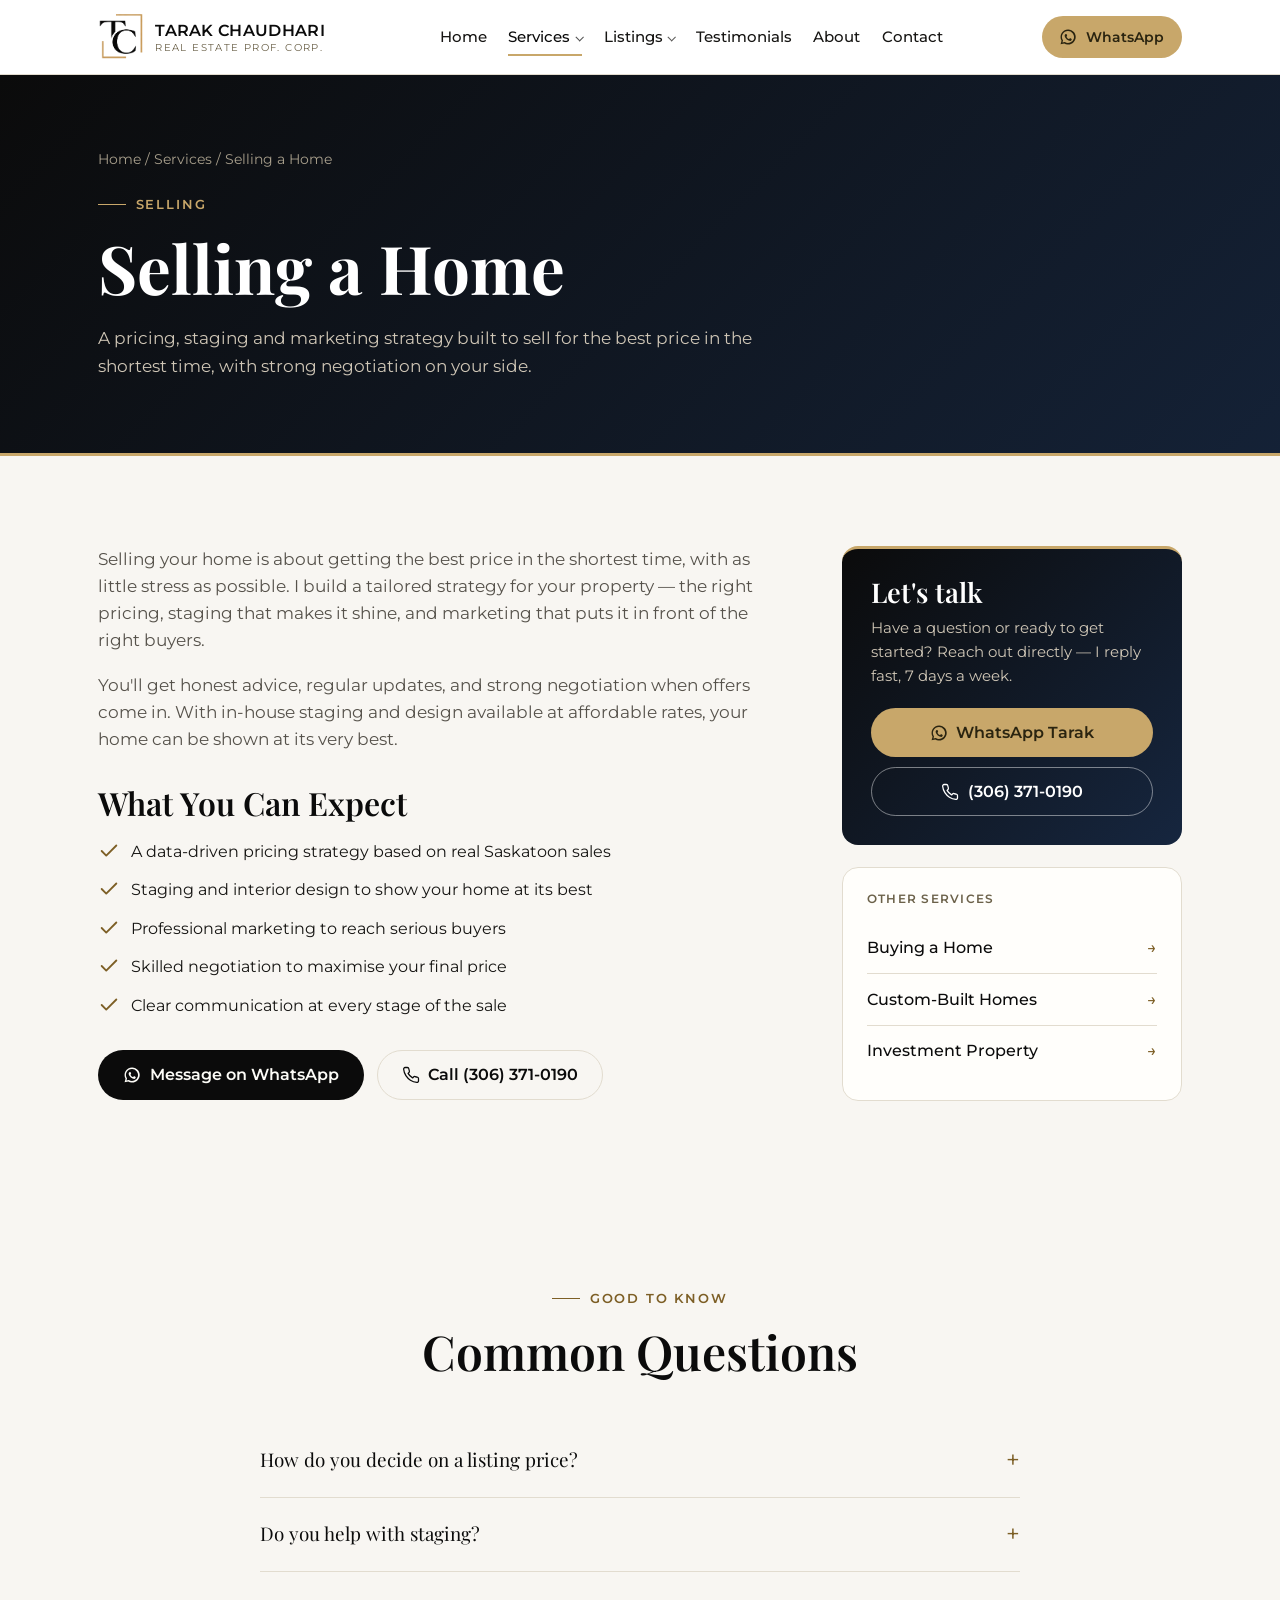
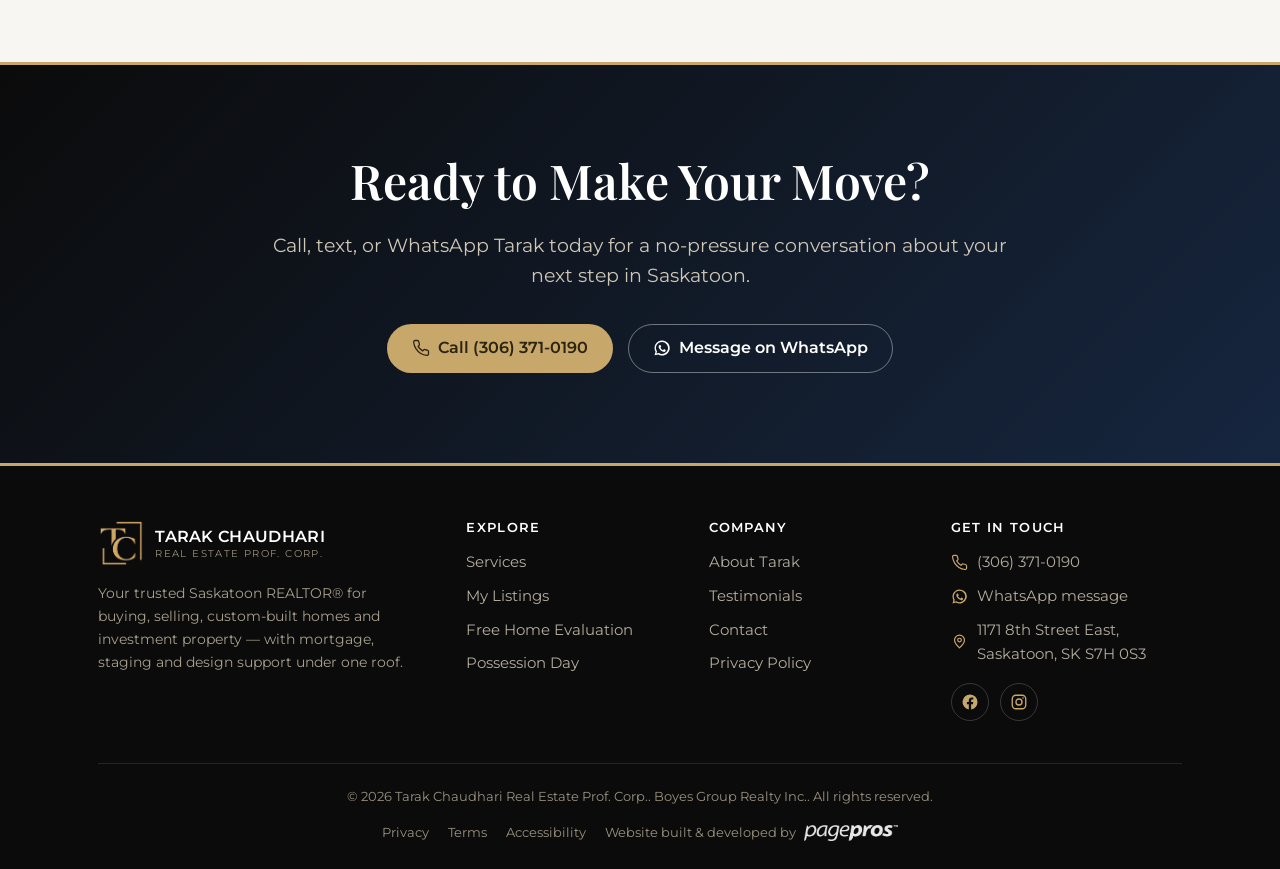
<file: service-selling.html>
<!DOCTYPE html>
<html lang="en-CA">
<head>
<meta charset="utf-8">
<meta name="viewport" content="width=device-width, initial-scale=1, viewport-fit=cover">
<title>Selling a Home in Saskatoon | Tarak Chaudhari REALTOR®</title>
<meta name="description" content="Sell your Saskatoon home with REALTOR® Tarak Chaudhari — smart pricing, staging, marketing and strong negotiation to sell for the best price, fast.">
<link rel="canonical" href="https://tarakchaudhari.ca/service-selling.html">
<meta name="robots" content="index,follow">
<meta name="author" content="Tarak Chaudhari">
<meta name="geo.region" content="CA-SK"><meta name="geo.placename" content="Saskatoon">
<meta property="og:type" content="website">
<meta property="og:title" content="Selling a Home in Saskatoon | Tarak Chaudhari REALTOR®">
<meta property="og:description" content="Sell your Saskatoon home with REALTOR® Tarak Chaudhari — smart pricing, staging, marketing and strong negotiation to sell for the best price, fast.">
<meta property="og:url" content="https://tarakchaudhari.ca/service-selling.html">
<meta property="og:site_name" content="Tarak Chaudhari Real Estate Prof. Corp.">
<meta property="og:image" content="https://tarakchaudhari.ca/images/tarak-headshot.jpg">
<meta property="og:locale" content="en_CA">
<meta name="twitter:card" content="summary_large_image">
<meta name="twitter:title" content="Selling a Home in Saskatoon | Tarak Chaudhari REALTOR®">
<meta name="twitter:description" content="Sell your Saskatoon home with REALTOR® Tarak Chaudhari — smart pricing, staging, marketing and strong negotiation to sell for the best price, fast.">
<meta name="twitter:image" content="https://tarakchaudhari.ca/images/tarak-headshot.jpg">
<link rel="icon" href="data:image/svg+xml,%3Csvg xmlns='http://www.w3.org/2000/svg' viewBox='0 0 100 100'%3E%3Crect width='100' height='100' rx='20' fill='%230b0b0b'/%3E%3Cpath d='M58 24 H80 V46' fill='none' stroke='%23c8a76a' stroke-width='3'/%3E%3Cpath d='M42 76 H20 V54' fill='none' stroke='%23c8a76a' stroke-width='3'/%3E%3Ctext x='50' y='64' font-family='Georgia,serif' font-weight='600' font-size='40' fill='%23ffffff' text-anchor='middle'%3ETC%3C/text%3E%3C/svg%3E">
<link rel="preconnect" href="https://fonts.googleapis.com">
<link rel="preconnect" href="https://fonts.gstatic.com" crossorigin>
<link href="https://fonts.googleapis.com/css2?family=Playfair+Display:ital,wght@0,400;0,500;0,600;0,700;1,400;1,500&family=Montserrat:wght@400;500;600;700&display=swap" rel="stylesheet">
<link rel="stylesheet" href="styles.css">


<script type="application/ld+json">{"@context":"https://schema.org","@type":"Service","serviceType":"Selling a Home","provider":{"@type":"RealEstateAgent","name":"Tarak Chaudhari Real Estate Prof. Corp.","telephone":"+13063710190","areaServed":"Saskatoon, SK"},"areaServed":{"@type":"City","name":"Saskatoon"},"url":"https://tarakchaudhari.ca/service-selling.html"}</script>
<script type="application/ld+json">{"@context":"https://schema.org","@type":"BreadcrumbList","itemListElement":[{"@type":"ListItem","position":1,"name":"Home","item":"https://tarakchaudhari.ca/index.html"},{"@type":"ListItem","position":2,"name":"Services","item":"https://tarakchaudhari.ca/services.html"},{"@type":"ListItem","position":3,"name":"Selling a Home","item":"https://tarakchaudhari.ca/service-selling.html"}]}</script>
<script type="application/ld+json">{"@context":"https://schema.org","@type":"FAQPage","mainEntity":[{"@type":"Question","name":"How do you decide on a listing price?","acceptedAnswer":{"@type":"Answer","text":"I look at recent comparable sales, current demand and your home's unique features to recommend a realistic, competitive price — never an inflated one that sits on the market."}},{"@type":"Question","name":"Do you help with staging?","acceptedAnswer":{"@type":"Answer","text":"Yes. I offer staging and interior design at affordable rates to help your home make the best possible first impression."}}]}</script>
</head>
<body>
<a class="skip-link" href="#main">Skip to content</a>
<header class="site-header">
  <div class="wrap nav">
    <a class="brand" href="index.html" aria-label="Tarak Chaudhari Real Estate Prof. Corp. home">
      <span class="mono-img" aria-hidden="true"></span>
      <span>Tarak Chaudhari<small>Real Estate Prof. Corp.</small></span>
    </a>
    <nav aria-label="Primary">
      <ul class="nav-links"><li><a href="index.html">Home</a></li><li class="has-sub"><a href="services.html" class="active">Services<span class="caret" aria-hidden="true"></span></a><ul class="sub"><li><a href="services.html">All Services</a></li><li><a href="service-buying.html">Buying a Home</a></li><li><a href="service-selling.html" class="active">Selling a Home</a></li><li><a href="service-custom-homes.html">Custom-Built Homes</a></li><li><a href="service-investment.html">Investment Property</a></li><li><a href="evaluation.html">Free Home Evaluation</a></li></ul></li><li class="has-sub"><a href="listings.html">Listings<span class="caret" aria-hidden="true"></span></a><ul class="sub"><li><a href="listings.html">My Listings</a></li><li><a href="possession.html">Possession Day</a></li></ul></li><li><a href="testimonials.html">Testimonials</a></li><li><a href="about.html">About</a></li><li><a href="contact.html">Contact</a></li></ul>
    </nav>
    <div class="nav-cta">
      <a class="btn btn-ghost" href="tel:+13063710190"><svg viewBox="0 0 24 24" fill="none" stroke="currentColor" stroke-width="1.7" stroke-linecap="round" stroke-linejoin="round"><path d="M22 16.9v3a2 2 0 0 1-2.2 2 19.8 19.8 0 0 1-8.6-3 19.5 19.5 0 0 1-6-6 19.8 19.8 0 0 1-3-8.6A2 2 0 0 1 4.1 2h3a2 2 0 0 1 2 1.7c.1 1 .4 1.9.7 2.8a2 2 0 0 1-.5 2.1L8.1 9.9a16 16 0 0 0 6 6l1.3-1.3a2 2 0 0 1 2.1-.5c.9.3 1.8.6 2.8.7a2 2 0 0 1 1.7 2z"/></svg> (306) 371-0190</a>
      <a class="btn btn-gold" href="https://wa.me/13063710190" target="_blank" rel="noopener" aria-label="Message on WhatsApp"><svg viewBox="0 0 24 24" fill="currentColor"><path d="M12 2a10 10 0 0 0-8.6 15l-1.3 4.8 4.9-1.3A10 10 0 1 0 12 2zm0 2a8 8 0 1 1-4.2 14.8l-.3-.2-2.9.8.8-2.8-.2-.3A8 8 0 0 1 12 4zm4.6 10.3c-.2-.1-1.4-.7-1.6-.8s-.4-.1-.5.1-.6.8-.8 1-.3.2-.5.1a6.5 6.5 0 0 1-1.9-1.2 7.2 7.2 0 0 1-1.3-1.7c-.1-.2 0-.4.1-.5l.4-.4.3-.4v-.4c0-.1-.5-1.3-.7-1.8s-.4-.4-.5-.4h-.5a.9.9 0 0 0-.7.3 2.8 2.8 0 0 0-.9 2.1 4.9 4.9 0 0 0 1 2.6 11 11 0 0 0 4.3 3.8c2 .8 2 .6 2.4.5a2.4 2.4 0 0 0 1.6-1.1 2 2 0 0 0 .1-1.1z"/></svg> <span class="wa-txt">WhatsApp</span></a>
    </div>
    <button class="nav-toggle" aria-label="Menu" aria-expanded="false"><span></span><span></span><span></span></button>
  </div>
</header>
<main id="main"><section class="page-hero">
  <div class="wrap">
    <div class="crumb"><a href="index.html">Home</a> / <a href="services.html">Services</a> / Selling a Home</div>
    <span class="eyebrow">Selling</span>
    <h1>Selling a Home</h1>
    <p>A pricing, staging and marketing strategy built to sell for the best price in the shortest time, with strong negotiation on your side.</p>
  </div>
</section>

<section>
  <div class="wrap svc-detail">
    <div class="svc-detail-main">
      <p>Selling your home is about getting the best price in the shortest time, with as little stress as possible. I build a tailored strategy for your property — the right pricing, staging that makes it shine, and marketing that puts it in front of the right buyers.</p><p>You'll get honest advice, regular updates, and strong negotiation when offers come in. With in-house staging and design available at affordable rates, your home can be shown at its very best.</p>
      <h2>What You Can Expect</h2>
      <ul class="check-list"><li><svg viewBox="0 0 24 24" fill="none" stroke="currentColor" stroke-width="2" stroke-linecap="round" stroke-linejoin="round"><path d="M20 6L9 17l-5-5"/></svg><span>A data-driven pricing strategy based on real Saskatoon sales</span></li><li><svg viewBox="0 0 24 24" fill="none" stroke="currentColor" stroke-width="2" stroke-linecap="round" stroke-linejoin="round"><path d="M20 6L9 17l-5-5"/></svg><span>Staging and interior design to show your home at its best</span></li><li><svg viewBox="0 0 24 24" fill="none" stroke="currentColor" stroke-width="2" stroke-linecap="round" stroke-linejoin="round"><path d="M20 6L9 17l-5-5"/></svg><span>Professional marketing to reach serious buyers</span></li><li><svg viewBox="0 0 24 24" fill="none" stroke="currentColor" stroke-width="2" stroke-linecap="round" stroke-linejoin="round"><path d="M20 6L9 17l-5-5"/></svg><span>Skilled negotiation to maximise your final price</span></li><li><svg viewBox="0 0 24 24" fill="none" stroke="currentColor" stroke-width="2" stroke-linecap="round" stroke-linejoin="round"><path d="M20 6L9 17l-5-5"/></svg><span>Clear communication at every stage of the sale</span></li></ul>
      <div style="margin-top:2rem;display:flex;gap:.8rem;flex-wrap:wrap">
        <a class="btn btn-primary" href="https://wa.me/13063710190" target="_blank" rel="noopener"><svg viewBox="0 0 24 24" fill="currentColor"><path d="M12 2a10 10 0 0 0-8.6 15l-1.3 4.8 4.9-1.3A10 10 0 1 0 12 2zm0 2a8 8 0 1 1-4.2 14.8l-.3-.2-2.9.8.8-2.8-.2-.3A8 8 0 0 1 12 4zm4.6 10.3c-.2-.1-1.4-.7-1.6-.8s-.4-.1-.5.1-.6.8-.8 1-.3.2-.5.1a6.5 6.5 0 0 1-1.9-1.2 7.2 7.2 0 0 1-1.3-1.7c-.1-.2 0-.4.1-.5l.4-.4.3-.4v-.4c0-.1-.5-1.3-.7-1.8s-.4-.4-.5-.4h-.5a.9.9 0 0 0-.7.3 2.8 2.8 0 0 0-.9 2.1 4.9 4.9 0 0 0 1 2.6 11 11 0 0 0 4.3 3.8c2 .8 2 .6 2.4.5a2.4 2.4 0 0 0 1.6-1.1 2 2 0 0 0 .1-1.1z"/></svg> Message on WhatsApp</a>
        <a class="btn btn-ghost" href="tel:+13063710190"><svg viewBox="0 0 24 24" fill="none" stroke="currentColor" stroke-width="1.7" stroke-linecap="round" stroke-linejoin="round"><path d="M22 16.9v3a2 2 0 0 1-2.2 2 19.8 19.8 0 0 1-8.6-3 19.5 19.5 0 0 1-6-6 19.8 19.8 0 0 1-3-8.6A2 2 0 0 1 4.1 2h3a2 2 0 0 1 2 1.7c.1 1 .4 1.9.7 2.8a2 2 0 0 1-.5 2.1L8.1 9.9a16 16 0 0 0 6 6l1.3-1.3a2 2 0 0 1 2.1-.5c.9.3 1.8.6 2.8.7a2 2 0 0 1 1.7 2z"/></svg> Call (306) 371-0190</a>
      </div>
    </div>
    <aside class="svc-detail-side">
      <div class="svc-side-card">
        <h3>Let's talk</h3>
        <p>Have a question or ready to get started? Reach out directly — I reply fast, 7 days a week.</p>
        <a class="btn btn-gold" href="https://wa.me/13063710190" target="_blank" rel="noopener" style="width:100%;justify-content:center"><svg viewBox="0 0 24 24" fill="currentColor"><path d="M12 2a10 10 0 0 0-8.6 15l-1.3 4.8 4.9-1.3A10 10 0 1 0 12 2zm0 2a8 8 0 1 1-4.2 14.8l-.3-.2-2.9.8.8-2.8-.2-.3A8 8 0 0 1 12 4zm4.6 10.3c-.2-.1-1.4-.7-1.6-.8s-.4-.1-.5.1-.6.8-.8 1-.3.2-.5.1a6.5 6.5 0 0 1-1.9-1.2 7.2 7.2 0 0 1-1.3-1.7c-.1-.2 0-.4.1-.5l.4-.4.3-.4v-.4c0-.1-.5-1.3-.7-1.8s-.4-.4-.5-.4h-.5a.9.9 0 0 0-.7.3 2.8 2.8 0 0 0-.9 2.1 4.9 4.9 0 0 0 1 2.6 11 11 0 0 0 4.3 3.8c2 .8 2 .6 2.4.5a2.4 2.4 0 0 0 1.6-1.1 2 2 0 0 0 .1-1.1z"/></svg> WhatsApp Tarak</a>
        <a class="btn btn-ghost-light" href="tel:+13063710190" style="width:100%;justify-content:center;margin-top:.6rem"><svg viewBox="0 0 24 24" fill="none" stroke="currentColor" stroke-width="1.7" stroke-linecap="round" stroke-linejoin="round"><path d="M22 16.9v3a2 2 0 0 1-2.2 2 19.8 19.8 0 0 1-8.6-3 19.5 19.5 0 0 1-6-6 19.8 19.8 0 0 1-3-8.6A2 2 0 0 1 4.1 2h3a2 2 0 0 1 2 1.7c.1 1 .4 1.9.7 2.8a2 2 0 0 1-.5 2.1L8.1 9.9a16 16 0 0 0 6 6l1.3-1.3a2 2 0 0 1 2.1-.5c.9.3 1.8.6 2.8.7a2 2 0 0 1 1.7 2z"/></svg> (306) 371-0190</a>
      </div>
      <div class="svc-related">
        <h4>Other Services</h4>
        <a class="rel-card" href="service-buying.html"><span>Buying a Home</span><span class="rel-arrow">→</span></a><a class="rel-card" href="service-custom-homes.html"><span>Custom-Built Homes</span><span class="rel-arrow">→</span></a><a class="rel-card" href="service-investment.html"><span>Investment Property</span><span class="rel-arrow">→</span></a>
      </div>
    </aside>
  </div>
</section>

<section>
  <div class="wrap">
    <div class="section-head center" data-reveal><span class="eyebrow">Good to know</span><h2>Common Questions</h2></div>
    <div class="faq"><details><summary>How do you decide on a listing price?</summary><p>I look at recent comparable sales, current demand and your home's unique features to recommend a realistic, competitive price — never an inflated one that sits on the market.</p></details><details><summary>Do you help with staging?</summary><p>Yes. I offer staging and interior design at affordable rates to help your home make the best possible first impression.</p></details></div>
  </div>
</section>

<section class="cta-final">
  <div class="wrap">
    <h2>Ready to Make Your Move?</h2>
    <p class="lead">Call, text, or WhatsApp Tarak today for a no-pressure conversation about your next step in Saskatoon.</p>
    <div class="cta-row">
      <a class="btn btn-gold" href="tel:+13063710190"><svg viewBox="0 0 24 24" fill="none" stroke="currentColor" stroke-width="1.7" stroke-linecap="round" stroke-linejoin="round"><path d="M22 16.9v3a2 2 0 0 1-2.2 2 19.8 19.8 0 0 1-8.6-3 19.5 19.5 0 0 1-6-6 19.8 19.8 0 0 1-3-8.6A2 2 0 0 1 4.1 2h3a2 2 0 0 1 2 1.7c.1 1 .4 1.9.7 2.8a2 2 0 0 1-.5 2.1L8.1 9.9a16 16 0 0 0 6 6l1.3-1.3a2 2 0 0 1 2.1-.5c.9.3 1.8.6 2.8.7a2 2 0 0 1 1.7 2z"/></svg> Call (306) 371-0190</a>
      <a class="btn btn-ghost" style="color:#fff;border-color:rgba(255,255,255,.4)" href="https://wa.me/13063710190" target="_blank" rel="noopener"><svg viewBox="0 0 24 24" fill="currentColor"><path d="M12 2a10 10 0 0 0-8.6 15l-1.3 4.8 4.9-1.3A10 10 0 1 0 12 2zm0 2a8 8 0 1 1-4.2 14.8l-.3-.2-2.9.8.8-2.8-.2-.3A8 8 0 0 1 12 4zm4.6 10.3c-.2-.1-1.4-.7-1.6-.8s-.4-.1-.5.1-.6.8-.8 1-.3.2-.5.1a6.5 6.5 0 0 1-1.9-1.2 7.2 7.2 0 0 1-1.3-1.7c-.1-.2 0-.4.1-.5l.4-.4.3-.4v-.4c0-.1-.5-1.3-.7-1.8s-.4-.4-.5-.4h-.5a.9.9 0 0 0-.7.3 2.8 2.8 0 0 0-.9 2.1 4.9 4.9 0 0 0 1 2.6 11 11 0 0 0 4.3 3.8c2 .8 2 .6 2.4.5a2.4 2.4 0 0 0 1.6-1.1 2 2 0 0 0 .1-1.1z"/></svg> Message on WhatsApp</a>
    </div>
  </div>
</section>
</main>
<footer class="site-footer">
  <div class="wrap">
    <div class="foot-grid">
      <div class="foot-brand">
        <a class="brand" href="index.html"><span class="mono-img" aria-hidden="true"></span><span>Tarak Chaudhari<small>Real Estate Prof. Corp.</small></span></a>
        <p>Your trusted Saskatoon REALTOR® for buying, selling, custom-built homes and investment property — with mortgage, staging and design support under one roof.</p>
      </div>
      <div><h4>Explore</h4><ul><li><a href="services.html">Services</a></li><li><a href="listings.html">My Listings</a></li><li><a href="evaluation.html">Free Home Evaluation</a></li><li><a href="possession.html">Possession Day</a></li></ul></div><div><h4>Company</h4><ul><li><a href="about.html">About Tarak</a></li><li><a href="testimonials.html">Testimonials</a></li><li><a href="contact.html">Contact</a></li><li><a href="privacy.html">Privacy Policy</a></li></ul></div>
      <div class="foot-contact">
        <h4>Get in touch</h4>
        <ul>
          <li><a href="tel:+13063710190"><svg viewBox="0 0 24 24" fill="none" stroke="currentColor" stroke-width="1.7" stroke-linecap="round" stroke-linejoin="round"><path d="M22 16.9v3a2 2 0 0 1-2.2 2 19.8 19.8 0 0 1-8.6-3 19.5 19.5 0 0 1-6-6 19.8 19.8 0 0 1-3-8.6A2 2 0 0 1 4.1 2h3a2 2 0 0 1 2 1.7c.1 1 .4 1.9.7 2.8a2 2 0 0 1-.5 2.1L8.1 9.9a16 16 0 0 0 6 6l1.3-1.3a2 2 0 0 1 2.1-.5c.9.3 1.8.6 2.8.7a2 2 0 0 1 1.7 2z"/></svg><span>(306) 371-0190</span></a></li>
          <li><a href="https://wa.me/13063710190" target="_blank" rel="noopener"><svg viewBox="0 0 24 24" fill="currentColor"><path d="M12 2a10 10 0 0 0-8.6 15l-1.3 4.8 4.9-1.3A10 10 0 1 0 12 2zm0 2a8 8 0 1 1-4.2 14.8l-.3-.2-2.9.8.8-2.8-.2-.3A8 8 0 0 1 12 4zm4.6 10.3c-.2-.1-1.4-.7-1.6-.8s-.4-.1-.5.1-.6.8-.8 1-.3.2-.5.1a6.5 6.5 0 0 1-1.9-1.2 7.2 7.2 0 0 1-1.3-1.7c-.1-.2 0-.4.1-.5l.4-.4.3-.4v-.4c0-.1-.5-1.3-.7-1.8s-.4-.4-.5-.4h-.5a.9.9 0 0 0-.7.3 2.8 2.8 0 0 0-.9 2.1 4.9 4.9 0 0 0 1 2.6 11 11 0 0 0 4.3 3.8c2 .8 2 .6 2.4.5a2.4 2.4 0 0 0 1.6-1.1 2 2 0 0 0 .1-1.1z"/></svg><span>WhatsApp message</span></a></li>
          <li><a href="https://maps.google.com/?q=1171+8th+Street+East,+Saskatoon,+SK+S7H+0S3" target="_blank" rel="noopener"><svg viewBox="0 0 24 24" fill="none" stroke="currentColor" stroke-width="1.7" stroke-linecap="round" stroke-linejoin="round"><path d="M12 21s7-6.2 7-11a7 7 0 1 0-14 0c0 4.8 7 11 7 11z"/><circle cx="12" cy="10" r="2.6"/></svg><span>1171 8th Street East, Saskatoon, SK S7H 0S3</span></a></li>
        </ul>
      <div class="foot-social"><a href="https://www.facebook.com/tarak.chaudhari.3" target="_blank" rel="noopener" aria-label="Facebook"><svg viewBox="0 0 24 24" fill="currentColor"><path d="M22 12a10 10 0 1 0-11.6 9.9v-7H7.9V12h2.5V9.8c0-2.5 1.5-3.9 3.8-3.9 1.1 0 2.2.2 2.2.2v2.5h-1.3c-1.2 0-1.6.8-1.6 1.6V12h2.8l-.4 2.9h-2.4v7A10 10 0 0 0 22 12z"/></svg></a><a href="https://www.instagram.com/tarak0190/" target="_blank" rel="noopener" aria-label="Instagram"><svg viewBox="0 0 24 24" fill="none" stroke="currentColor" stroke-width="1.8" stroke-linecap="round" stroke-linejoin="round"><rect x="3" y="3" width="18" height="18" rx="5"/><circle cx="12" cy="12" r="4"/><circle cx="17.3" cy="6.7" r="1.1" fill="currentColor" stroke="none"/></svg></a></div>
      </div>
    </div>
    <div class="foot-bottom">
      <span>© <span id="year">2026</span> Tarak Chaudhari Real Estate Prof. Corp.. Boyes Group Realty Inc.. All rights reserved.</span>
      <span style="display:flex;gap:1.2rem;align-items:center;flex-wrap:wrap">
        <a href="privacy.html">Privacy</a><a href="terms.html">Terms</a><a href="accessibility.html">Accessibility</a>
        <a class="built-by" href="https://pagepros.io" target="_blank" rel="noopener">
          Website built &amp; developed by <img src="[data-uri]" alt="PagePros">
        </a>
      </span>
    </div>
  </div>
</footer>
<script src="main.js"></script>
</body>
</html>
</file>
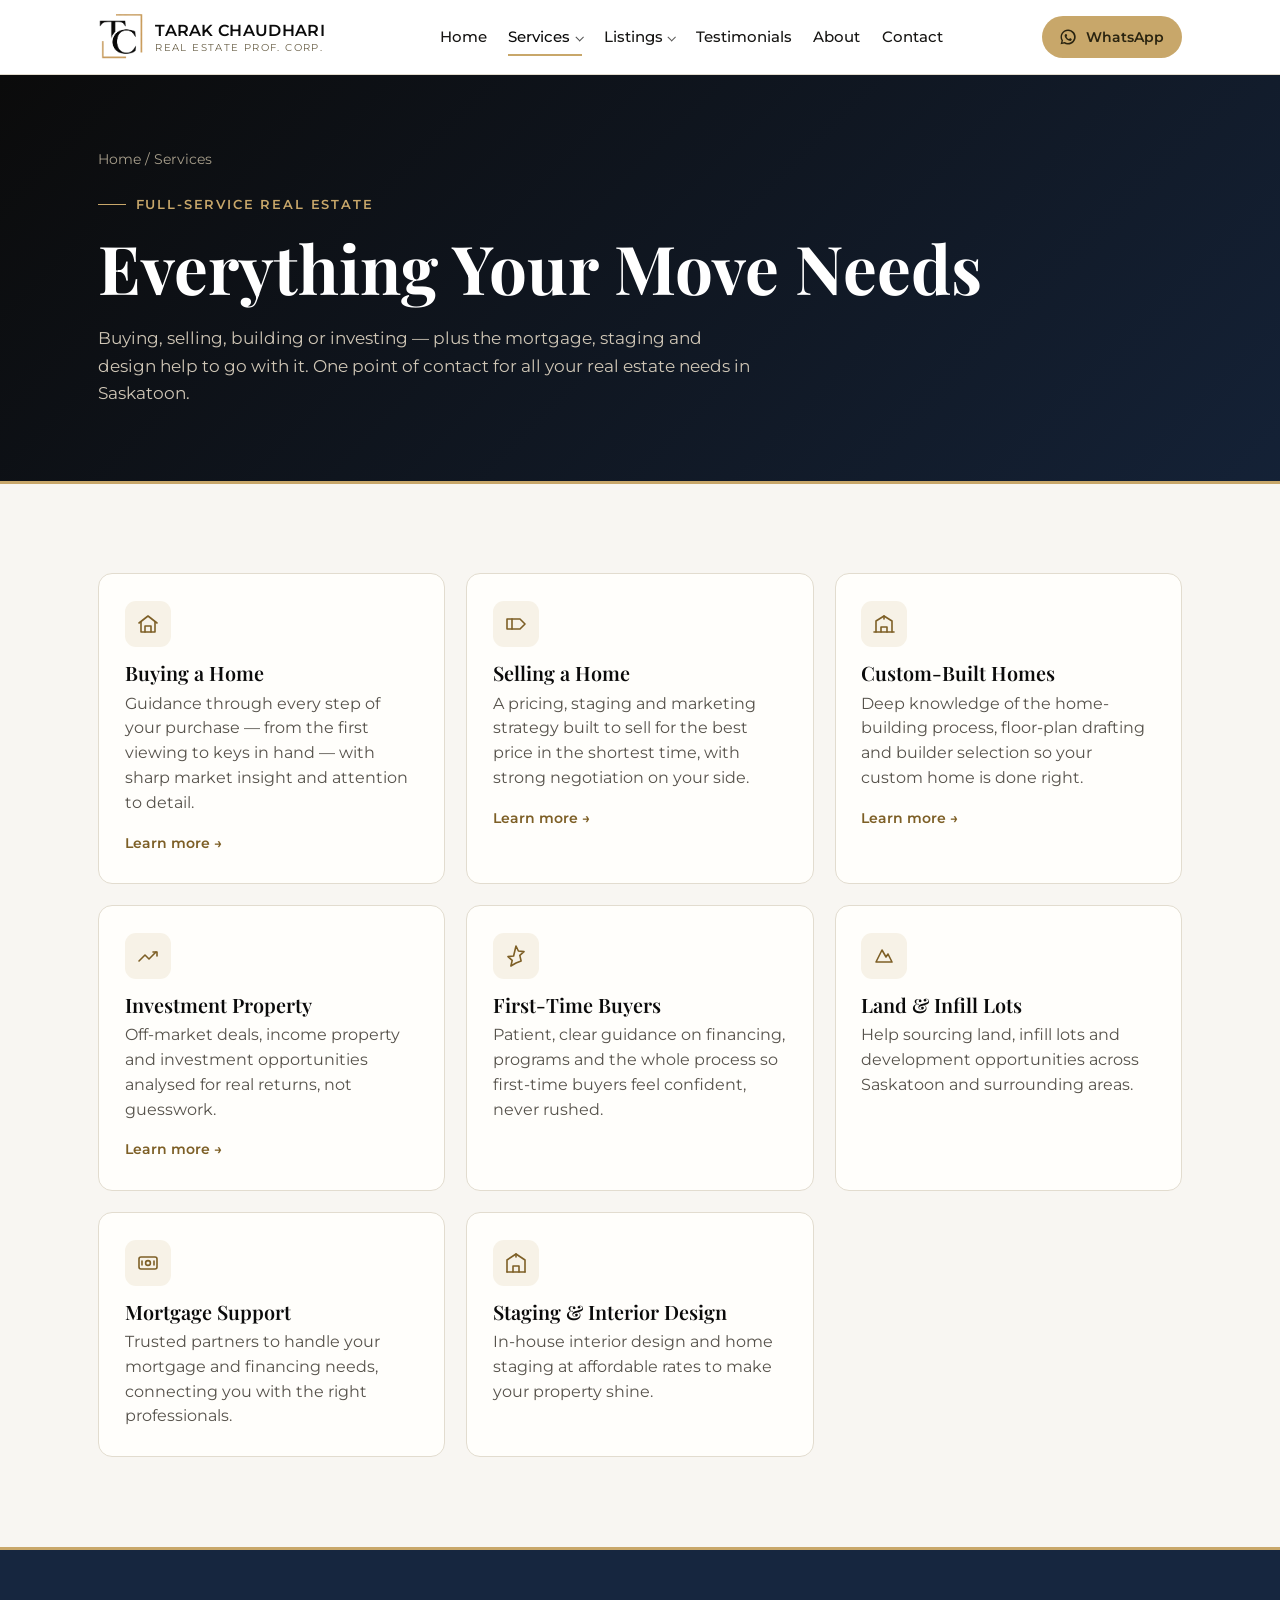
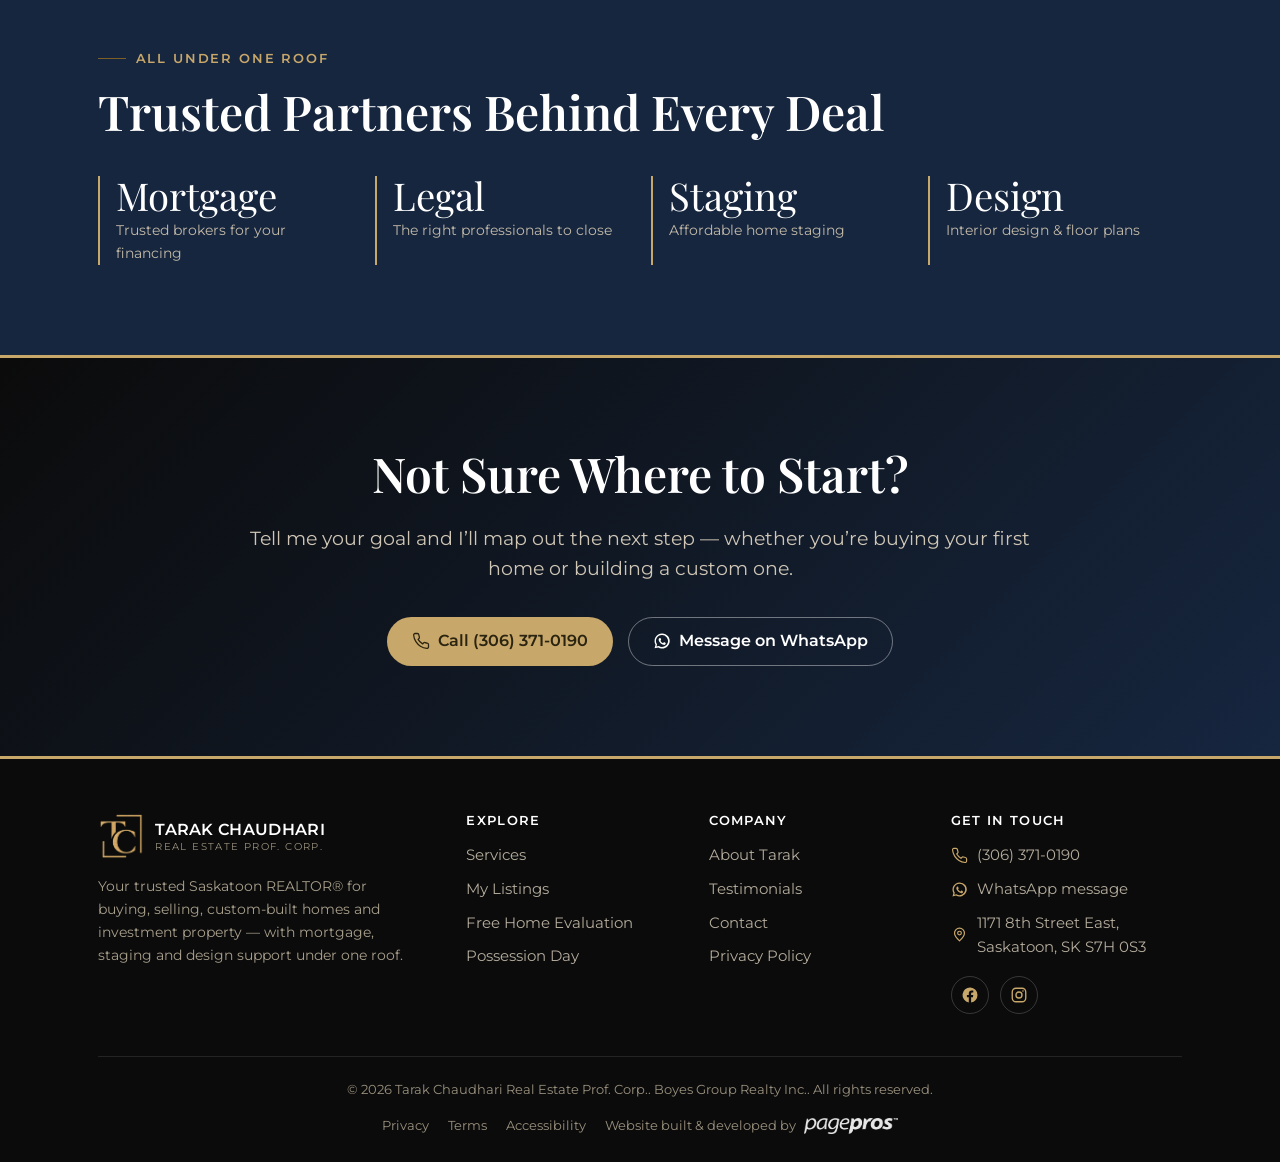
<file: services.html>
<!DOCTYPE html>
<html lang="en-CA">
<head>
<meta charset="utf-8">
<meta name="viewport" content="width=device-width, initial-scale=1, viewport-fit=cover">
<title>Real Estate Services in Saskatoon | Tarak Chaudhari REALTOR®</title>
<meta name="description" content="Buy, sell, build custom homes and invest in Saskatoon with Tarak Chaudhari — plus mortgage, staging and interior design support. Explore all services.">
<link rel="canonical" href="https://tarakchaudhari.ca/services.html">
<meta name="robots" content="index,follow">
<meta name="author" content="Tarak Chaudhari">
<meta name="geo.region" content="CA-SK"><meta name="geo.placename" content="Saskatoon">
<meta property="og:type" content="website">
<meta property="og:title" content="Real Estate Services in Saskatoon | Tarak Chaudhari REALTOR®">
<meta property="og:description" content="Buy, sell, build custom homes and invest in Saskatoon with Tarak Chaudhari — plus mortgage, staging and interior design support. Explore all services.">
<meta property="og:url" content="https://tarakchaudhari.ca/services.html">
<meta property="og:site_name" content="Tarak Chaudhari Real Estate Prof. Corp.">
<meta property="og:image" content="https://tarakchaudhari.ca/images/tarak-headshot.jpg">
<meta property="og:locale" content="en_CA">
<meta name="twitter:card" content="summary_large_image">
<meta name="twitter:title" content="Real Estate Services in Saskatoon | Tarak Chaudhari REALTOR®">
<meta name="twitter:description" content="Buy, sell, build custom homes and invest in Saskatoon with Tarak Chaudhari — plus mortgage, staging and interior design support. Explore all services.">
<meta name="twitter:image" content="https://tarakchaudhari.ca/images/tarak-headshot.jpg">
<link rel="icon" href="data:image/svg+xml,%3Csvg xmlns='http://www.w3.org/2000/svg' viewBox='0 0 100 100'%3E%3Crect width='100' height='100' rx='20' fill='%230b0b0b'/%3E%3Cpath d='M58 24 H80 V46' fill='none' stroke='%23c8a76a' stroke-width='3'/%3E%3Cpath d='M42 76 H20 V54' fill='none' stroke='%23c8a76a' stroke-width='3'/%3E%3Ctext x='50' y='64' font-family='Georgia,serif' font-weight='600' font-size='40' fill='%23ffffff' text-anchor='middle'%3ETC%3C/text%3E%3C/svg%3E">
<link rel="preconnect" href="https://fonts.googleapis.com">
<link rel="preconnect" href="https://fonts.gstatic.com" crossorigin>
<link href="https://fonts.googleapis.com/css2?family=Playfair+Display:ital,wght@0,400;0,500;0,600;0,700;1,400;1,500&family=Montserrat:wght@400;500;600;700&display=swap" rel="stylesheet">
<link rel="stylesheet" href="styles.css">
<script type="application/ld+json">{"@context": "https://schema.org", "@type": "BreadcrumbList", "itemListElement": [{"@type": "ListItem", "position": 1, "name": "Home", "item": "https://tarakchaudhari.ca/index.html"}, {"@type": "ListItem", "position": 2, "name": "Services", "item": "https://tarakchaudhari.ca/services.html"}]}</script>
<script type="application/ld+json">{"@context": "https://schema.org", "@type": "Service", "serviceType": "Real estate agent services", "provider": {"@type": "RealEstateAgent", "name": "Tarak Chaudhari Real Estate Prof. Corp.", "telephone": "+13063710190"}, "areaServed": "Saskatoon, SK", "hasOfferCatalog": {"@type": "OfferCatalog", "name": "Real estate services", "itemListElement": [{"@type": "Offer", "itemOffered": {"@type": "Service", "name": "Buying a Home"}}, {"@type": "Offer", "itemOffered": {"@type": "Service", "name": "Selling a Home"}}, {"@type": "Offer", "itemOffered": {"@type": "Service", "name": "Custom-Built Homes"}}, {"@type": "Offer", "itemOffered": {"@type": "Service", "name": "Investment Property"}}, {"@type": "Offer", "itemOffered": {"@type": "Service", "name": "First-Time Buyers"}}, {"@type": "Offer", "itemOffered": {"@type": "Service", "name": "Land & Infill Lots"}}, {"@type": "Offer", "itemOffered": {"@type": "Service", "name": "Mortgage Support"}}, {"@type": "Offer", "itemOffered": {"@type": "Service", "name": "Staging & Interior Design"}}]}}</script>
</head>
<body>
<a class="skip-link" href="#main">Skip to content</a>
<header class="site-header">
  <div class="wrap nav">
    <a class="brand" href="index.html" aria-label="Tarak Chaudhari Real Estate Prof. Corp. home">
      <span class="mono-img" aria-hidden="true"></span>
      <span>Tarak Chaudhari<small>Real Estate Prof. Corp.</small></span>
    </a>
    <nav aria-label="Primary">
      <ul class="nav-links"><li><a href="index.html">Home</a></li><li class="has-sub"><a href="services.html" class="active">Services<span class="caret" aria-hidden="true"></span></a><ul class="sub"><li><a href="services.html" class="active">All Services</a></li><li><a href="service-buying.html">Buying a Home</a></li><li><a href="service-selling.html">Selling a Home</a></li><li><a href="service-custom-homes.html">Custom-Built Homes</a></li><li><a href="service-investment.html">Investment Property</a></li><li><a href="evaluation.html">Free Home Evaluation</a></li></ul></li><li class="has-sub"><a href="listings.html">Listings<span class="caret" aria-hidden="true"></span></a><ul class="sub"><li><a href="listings.html">My Listings</a></li><li><a href="possession.html">Possession Day</a></li></ul></li><li><a href="testimonials.html">Testimonials</a></li><li><a href="about.html">About</a></li><li><a href="contact.html">Contact</a></li></ul>
    </nav>
    <div class="nav-cta">
      <a class="btn btn-ghost" href="tel:+13063710190"><svg viewBox="0 0 24 24" fill="none" stroke="currentColor" stroke-width="1.7" stroke-linecap="round" stroke-linejoin="round"><path d="M22 16.9v3a2 2 0 0 1-2.2 2 19.8 19.8 0 0 1-8.6-3 19.5 19.5 0 0 1-6-6 19.8 19.8 0 0 1-3-8.6A2 2 0 0 1 4.1 2h3a2 2 0 0 1 2 1.7c.1 1 .4 1.9.7 2.8a2 2 0 0 1-.5 2.1L8.1 9.9a16 16 0 0 0 6 6l1.3-1.3a2 2 0 0 1 2.1-.5c.9.3 1.8.6 2.8.7a2 2 0 0 1 1.7 2z"/></svg> (306) 371-0190</a>
      <a class="btn btn-gold" href="https://wa.me/13063710190" target="_blank" rel="noopener" aria-label="Message on WhatsApp"><svg viewBox="0 0 24 24" fill="currentColor"><path d="M12 2a10 10 0 0 0-8.6 15l-1.3 4.8 4.9-1.3A10 10 0 1 0 12 2zm0 2a8 8 0 1 1-4.2 14.8l-.3-.2-2.9.8.8-2.8-.2-.3A8 8 0 0 1 12 4zm4.6 10.3c-.2-.1-1.4-.7-1.6-.8s-.4-.1-.5.1-.6.8-.8 1-.3.2-.5.1a6.5 6.5 0 0 1-1.9-1.2 7.2 7.2 0 0 1-1.3-1.7c-.1-.2 0-.4.1-.5l.4-.4.3-.4v-.4c0-.1-.5-1.3-.7-1.8s-.4-.4-.5-.4h-.5a.9.9 0 0 0-.7.3 2.8 2.8 0 0 0-.9 2.1 4.9 4.9 0 0 0 1 2.6 11 11 0 0 0 4.3 3.8c2 .8 2 .6 2.4.5a2.4 2.4 0 0 0 1.6-1.1 2 2 0 0 0 .1-1.1z"/></svg> <span class="wa-txt">WhatsApp</span></a>
    </div>
    <button class="nav-toggle" aria-label="Menu" aria-expanded="false"><span></span><span></span><span></span></button>
  </div>
</header>

<main id="main"><section class="page-hero">
  <div class="wrap">
    <div class="crumb"><a href="index.html">Home</a> / Services</div>
    <span class="eyebrow">Full-service real estate</span>
    <h1>Everything Your Move Needs</h1>
    <p>Buying, selling, building or investing — plus the mortgage, staging and design help to go with it. One point of contact for all your real estate needs in Saskatoon.</p>
  </div>
</section>

<section>
  <div class="wrap">
    <div class="svc-grid"><a class="svc svc-card-link" href="service-buying.html"><div class="ic"><svg viewBox="0 0 24 24" fill="none" stroke="currentColor" stroke-width="1.6" stroke-linecap="round" stroke-linejoin="round"><path d="M3 11l9-7 9 7"/><path d="M5 10v10h14V10"/><path d="M9 20v-6h6v6"/></svg></div><h3>Buying a Home</h3><p>Guidance through every step of your purchase — from the first viewing to keys in hand — with sharp market insight and attention to detail.</p><span class="svc-arrow">Learn more →</span></a><a class="svc svc-card-link" href="service-selling.html"><div class="ic"><svg viewBox="0 0 24 24" fill="none" stroke="currentColor" stroke-width="1.6" stroke-linecap="round" stroke-linejoin="round"><path d="M3 7h13l5 5-5 5H3z"/><path d="M8 7v10"/></svg></div><h3>Selling a Home</h3><p>A pricing, staging and marketing strategy built to sell for the best price in the shortest time, with strong negotiation on your side.</p><span class="svc-arrow">Learn more →</span></a><a class="svc svc-card-link" href="service-custom-homes.html"><div class="ic"><svg viewBox="0 0 24 24" fill="none" stroke="currentColor" stroke-width="1.6" stroke-linecap="round" stroke-linejoin="round"><path d="M2 20h20"/><path d="M4 20V9l8-5 8 5v11"/><path d="M9 20v-5h6v5"/><path d="M12 4v3"/></svg></div><h3>Custom-Built Homes</h3><p>Deep knowledge of the home-building process, floor-plan drafting and builder selection so your custom home is done right.</p><span class="svc-arrow">Learn more →</span></a><a class="svc svc-card-link" href="service-investment.html"><div class="ic"><svg viewBox="0 0 24 24" fill="none" stroke="currentColor" stroke-width="1.6" stroke-linecap="round" stroke-linejoin="round"><path d="M3 17l6-6 4 4 7-7"/><path d="M17 8h4v4"/></svg></div><h3>Investment Property</h3><p>Off-market deals, income property and investment opportunities analysed for real returns, not guesswork.</p><span class="svc-arrow">Learn more →</span></a><div class="svc"><div class="ic"><svg viewBox="0 0 24 24" fill="none" stroke="currentColor" stroke-width="1.6" stroke-linecap="round" stroke-linejoin="round"><path d="M12 2l2.4 5 5.6.6-4.2 3.8 1.3 5.6L12 19l-5.1 3 1.3-5.6L4 12.6l5.6-.6z"/></svg></div><h3>First-Time Buyers</h3><p>Patient, clear guidance on financing, programs and the whole process so first-time buyers feel confident, never rushed.</p></div><div class="svc"><div class="ic"><svg viewBox="0 0 24 24" fill="none" stroke="currentColor" stroke-width="1.6" stroke-linecap="round" stroke-linejoin="round"><path d="M4 18l6-12 4 7 2-3 4 8z"/></svg></div><h3>Land & Infill Lots</h3><p>Help sourcing land, infill lots and development opportunities across Saskatoon and surrounding areas.</p></div><div class="svc"><div class="ic"><svg viewBox="0 0 24 24" fill="none" stroke="currentColor" stroke-width="1.6" stroke-linecap="round" stroke-linejoin="round"><rect x="3" y="6" width="18" height="12" rx="2"/><circle cx="12" cy="12" r="2.4"/><path d="M6 10v4M18 10v4"/></svg></div><h3>Mortgage Support</h3><p>Trusted partners to handle your mortgage and financing needs, connecting you with the right professionals.</p></div><div class="svc"><div class="ic"><svg viewBox="0 0 24 24" fill="none" stroke="currentColor" stroke-width="1.6" stroke-linecap="round" stroke-linejoin="round"><path d="M3 21V9l9-6 9 6v12"/><path d="M3 21h18"/><path d="M9 21v-6h6v6"/><path d="M12 3v3"/></svg></div><h3>Staging & Interior Design</h3><p>In-house interior design and home staging at affordable rates to make your property shine.</p></div></div>
  </div>
</section>



<section class="band">
  <div class="wrap">
    <span class="eyebrow" style="color:var(--gold)">All Under One Roof</span>
    <h2>Trusted Partners Behind Every Deal</h2>
    <div class="band-grid">
      <div class="band-stat"><div class="n">Mortgage</div><div class="l">Trusted brokers for your financing</div></div>
      <div class="band-stat"><div class="n">Legal</div><div class="l">The right professionals to close</div></div>
      <div class="band-stat"><div class="n">Staging</div><div class="l">Affordable home staging</div></div>
      <div class="band-stat"><div class="n">Design</div><div class="l">Interior design &amp; floor plans</div></div>
    </div>
  </div>
</section>

<section class="cta-final">
  <div class="wrap">
    <h2>Not Sure Where to Start?</h2>
    <p class="lead">Tell me your goal and I’ll map out the next step — whether you’re buying your first home or building a custom one.</p>
    <div class="cta-row">
      <a class="btn btn-gold" href="tel:+13063710190"><svg viewBox="0 0 24 24" fill="none" stroke="currentColor" stroke-width="1.7" stroke-linecap="round" stroke-linejoin="round"><path d="M22 16.9v3a2 2 0 0 1-2.2 2 19.8 19.8 0 0 1-8.6-3 19.5 19.5 0 0 1-6-6 19.8 19.8 0 0 1-3-8.6A2 2 0 0 1 4.1 2h3a2 2 0 0 1 2 1.7c.1 1 .4 1.9.7 2.8a2 2 0 0 1-.5 2.1L8.1 9.9a16 16 0 0 0 6 6l1.3-1.3a2 2 0 0 1 2.1-.5c.9.3 1.8.6 2.8.7a2 2 0 0 1 1.7 2z"/></svg> Call (306) 371-0190</a>
      <a class="btn btn-ghost" style="color:#fff;border-color:rgba(255,255,255,.4)" href="https://wa.me/13063710190" target="_blank" rel="noopener"><svg viewBox="0 0 24 24" fill="currentColor"><path d="M12 2a10 10 0 0 0-8.6 15l-1.3 4.8 4.9-1.3A10 10 0 1 0 12 2zm0 2a8 8 0 1 1-4.2 14.8l-.3-.2-2.9.8.8-2.8-.2-.3A8 8 0 0 1 12 4zm4.6 10.3c-.2-.1-1.4-.7-1.6-.8s-.4-.1-.5.1-.6.8-.8 1-.3.2-.5.1a6.5 6.5 0 0 1-1.9-1.2 7.2 7.2 0 0 1-1.3-1.7c-.1-.2 0-.4.1-.5l.4-.4.3-.4v-.4c0-.1-.5-1.3-.7-1.8s-.4-.4-.5-.4h-.5a.9.9 0 0 0-.7.3 2.8 2.8 0 0 0-.9 2.1 4.9 4.9 0 0 0 1 2.6 11 11 0 0 0 4.3 3.8c2 .8 2 .6 2.4.5a2.4 2.4 0 0 0 1.6-1.1 2 2 0 0 0 .1-1.1z"/></svg> Message on WhatsApp</a>
    </div>
  </div>
</section>
</main>
<footer class="site-footer">
  <div class="wrap">
    <div class="foot-grid">
      <div class="foot-brand">
        <a class="brand" href="index.html"><span class="mono-img" aria-hidden="true"></span><span>Tarak Chaudhari<small>Real Estate Prof. Corp.</small></span></a>
        <p>Your trusted Saskatoon REALTOR® for buying, selling, custom-built homes and investment property — with mortgage, staging and design support under one roof.</p>
      </div>
      <div><h4>Explore</h4><ul><li><a href="services.html">Services</a></li><li><a href="listings.html">My Listings</a></li><li><a href="evaluation.html">Free Home Evaluation</a></li><li><a href="possession.html">Possession Day</a></li></ul></div><div><h4>Company</h4><ul><li><a href="about.html">About Tarak</a></li><li><a href="testimonials.html">Testimonials</a></li><li><a href="contact.html">Contact</a></li><li><a href="privacy.html">Privacy Policy</a></li></ul></div>
      <div class="foot-contact">
        <h4>Get in touch</h4>
        <ul>
          <li><a href="tel:+13063710190"><svg viewBox="0 0 24 24" fill="none" stroke="currentColor" stroke-width="1.7" stroke-linecap="round" stroke-linejoin="round"><path d="M22 16.9v3a2 2 0 0 1-2.2 2 19.8 19.8 0 0 1-8.6-3 19.5 19.5 0 0 1-6-6 19.8 19.8 0 0 1-3-8.6A2 2 0 0 1 4.1 2h3a2 2 0 0 1 2 1.7c.1 1 .4 1.9.7 2.8a2 2 0 0 1-.5 2.1L8.1 9.9a16 16 0 0 0 6 6l1.3-1.3a2 2 0 0 1 2.1-.5c.9.3 1.8.6 2.8.7a2 2 0 0 1 1.7 2z"/></svg><span>(306) 371-0190</span></a></li>
          <li><a href="https://wa.me/13063710190" target="_blank" rel="noopener"><svg viewBox="0 0 24 24" fill="currentColor"><path d="M12 2a10 10 0 0 0-8.6 15l-1.3 4.8 4.9-1.3A10 10 0 1 0 12 2zm0 2a8 8 0 1 1-4.2 14.8l-.3-.2-2.9.8.8-2.8-.2-.3A8 8 0 0 1 12 4zm4.6 10.3c-.2-.1-1.4-.7-1.6-.8s-.4-.1-.5.1-.6.8-.8 1-.3.2-.5.1a6.5 6.5 0 0 1-1.9-1.2 7.2 7.2 0 0 1-1.3-1.7c-.1-.2 0-.4.1-.5l.4-.4.3-.4v-.4c0-.1-.5-1.3-.7-1.8s-.4-.4-.5-.4h-.5a.9.9 0 0 0-.7.3 2.8 2.8 0 0 0-.9 2.1 4.9 4.9 0 0 0 1 2.6 11 11 0 0 0 4.3 3.8c2 .8 2 .6 2.4.5a2.4 2.4 0 0 0 1.6-1.1 2 2 0 0 0 .1-1.1z"/></svg><span>WhatsApp message</span></a></li>
          <li><a href="https://maps.google.com/?q=1171+8th+Street+East,+Saskatoon,+SK+S7H+0S3" target="_blank" rel="noopener"><svg viewBox="0 0 24 24" fill="none" stroke="currentColor" stroke-width="1.7" stroke-linecap="round" stroke-linejoin="round"><path d="M12 21s7-6.2 7-11a7 7 0 1 0-14 0c0 4.8 7 11 7 11z"/><circle cx="12" cy="10" r="2.6"/></svg><span>1171 8th Street East, Saskatoon, SK S7H 0S3</span></a></li>
        </ul>
      <div class="foot-social"><a href="https://www.facebook.com/tarak.chaudhari.3" target="_blank" rel="noopener" aria-label="Facebook"><svg viewBox="0 0 24 24" fill="currentColor"><path d="M22 12a10 10 0 1 0-11.6 9.9v-7H7.9V12h2.5V9.8c0-2.5 1.5-3.9 3.8-3.9 1.1 0 2.2.2 2.2.2v2.5h-1.3c-1.2 0-1.6.8-1.6 1.6V12h2.8l-.4 2.9h-2.4v7A10 10 0 0 0 22 12z"/></svg></a><a href="https://www.instagram.com/tarak0190/" target="_blank" rel="noopener" aria-label="Instagram"><svg viewBox="0 0 24 24" fill="none" stroke="currentColor" stroke-width="1.8" stroke-linecap="round" stroke-linejoin="round"><rect x="3" y="3" width="18" height="18" rx="5"/><circle cx="12" cy="12" r="4"/><circle cx="17.3" cy="6.7" r="1.1" fill="currentColor" stroke="none"/></svg></a></div>
      </div>
    </div>
    <div class="foot-bottom">
      <span>© <span id="year">2026</span> Tarak Chaudhari Real Estate Prof. Corp.. Boyes Group Realty Inc.. All rights reserved.</span>
      <span style="display:flex;gap:1.2rem;align-items:center;flex-wrap:wrap">
        <a href="privacy.html">Privacy</a><a href="terms.html">Terms</a><a href="accessibility.html">Accessibility</a>
        <a class="built-by" href="https://pagepros.io" target="_blank" rel="noopener">
          Website built &amp; developed by <img src="[data-uri]" alt="PagePros">
        </a>
      </span>
    </div>
  </div>
</footer>
<script src="main.js"></script>
</body>
</html>
</file>
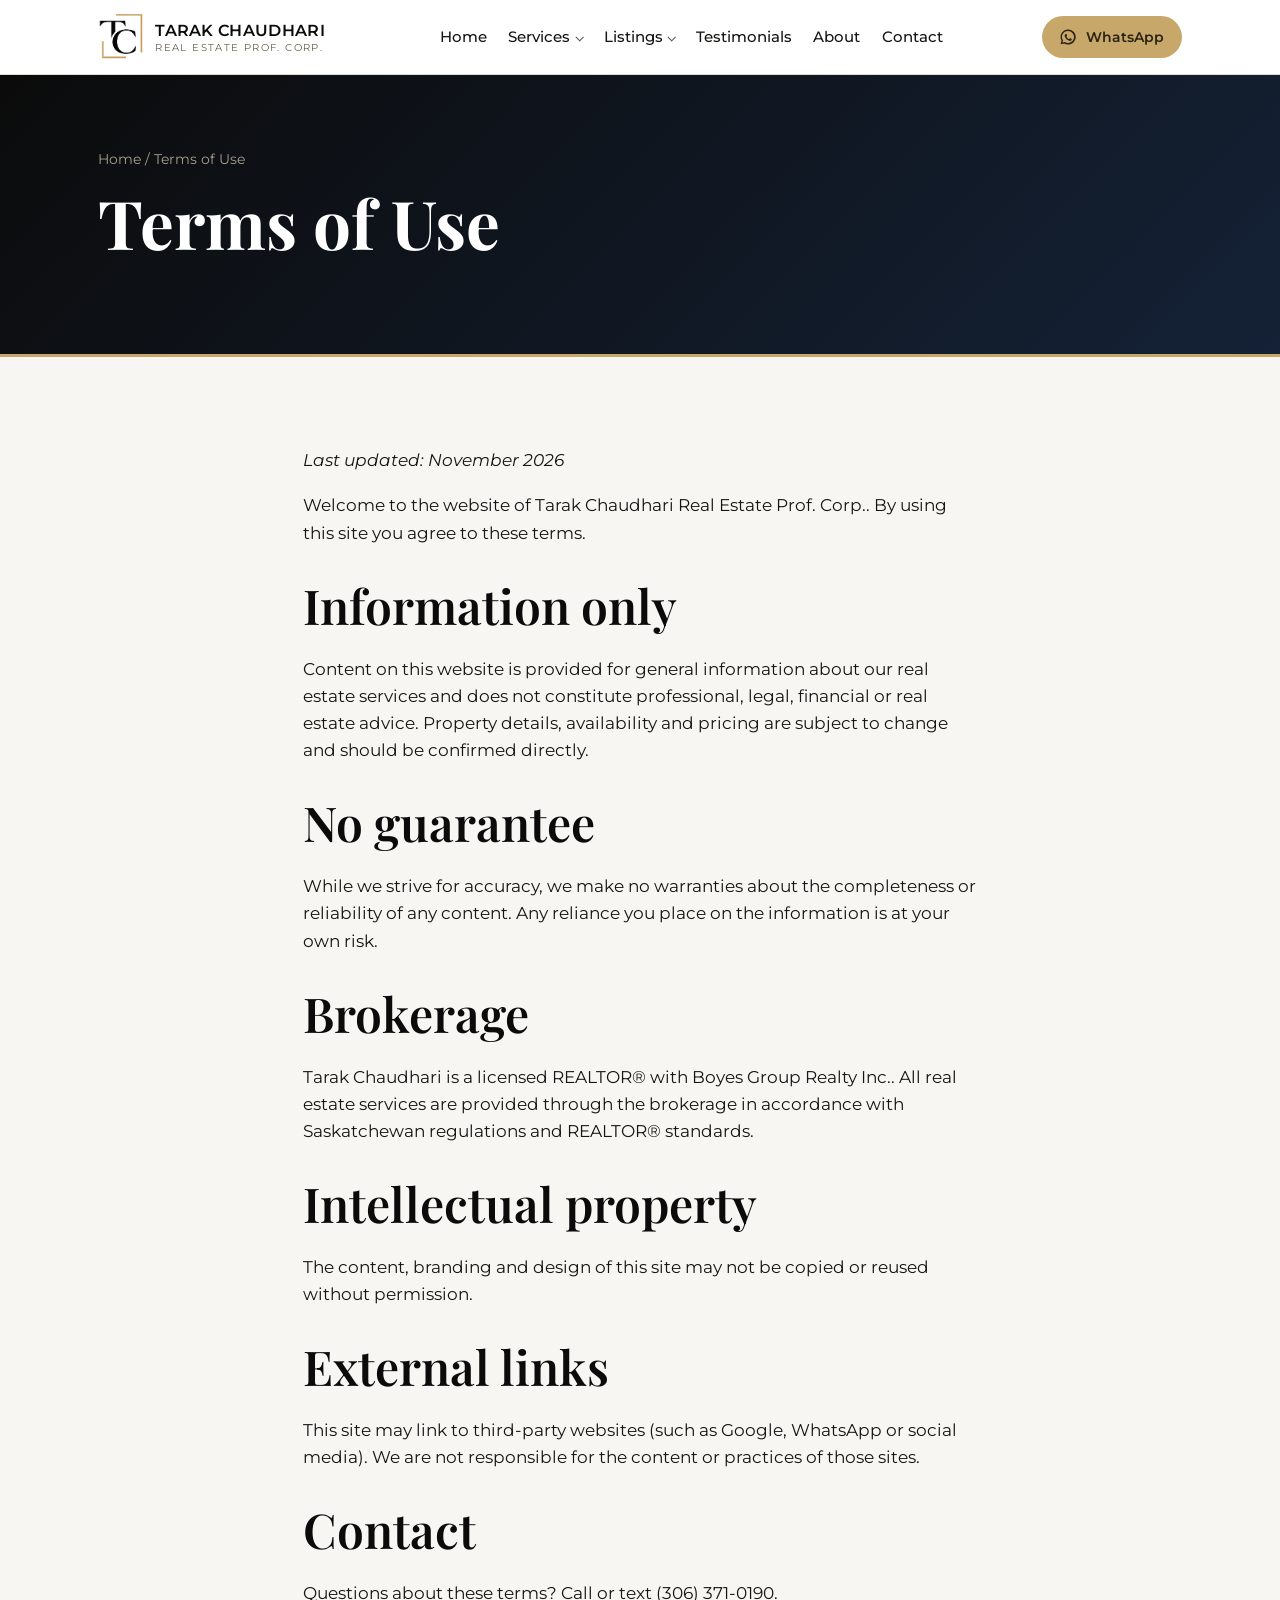
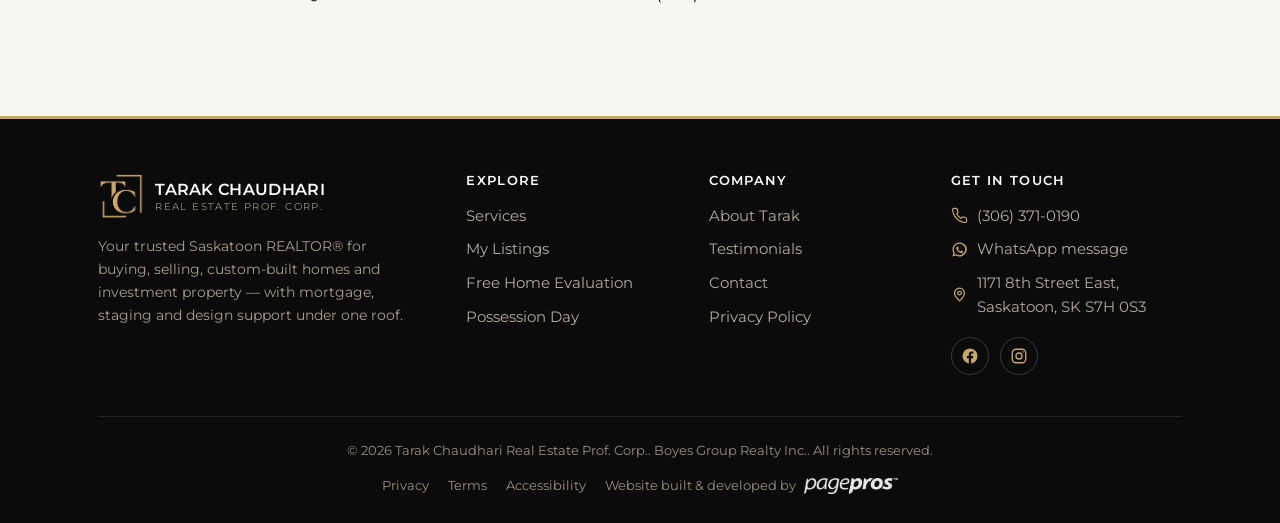
<file: terms.html>
<!DOCTYPE html>
<html lang="en-CA">
<head>
<meta charset="utf-8">
<meta name="viewport" content="width=device-width, initial-scale=1, viewport-fit=cover">
<title>Terms of Use | Tarak Chaudhari Real Estate Prof. Corp.</title>
<meta name="description" content="Terms of use for the Tarak Chaudhari Real Estate Prof. Corp. website.">
<link rel="canonical" href="https://tarakchaudhari.ca/terms.html">
<meta name="robots" content="index,follow">
<meta name="author" content="Tarak Chaudhari">
<meta name="geo.region" content="CA-SK"><meta name="geo.placename" content="Saskatoon">
<meta property="og:type" content="website">
<meta property="og:title" content="Terms of Use | Tarak Chaudhari Real Estate Prof. Corp.">
<meta property="og:description" content="Terms of use for the Tarak Chaudhari Real Estate Prof. Corp. website.">
<meta property="og:url" content="https://tarakchaudhari.ca/terms.html">
<meta property="og:site_name" content="Tarak Chaudhari Real Estate Prof. Corp.">
<meta property="og:image" content="https://tarakchaudhari.ca/images/tarak-headshot.jpg">
<meta property="og:locale" content="en_CA">
<meta name="twitter:card" content="summary_large_image">
<meta name="twitter:title" content="Terms of Use | Tarak Chaudhari Real Estate Prof. Corp.">
<meta name="twitter:description" content="Terms of use for the Tarak Chaudhari Real Estate Prof. Corp. website.">
<meta name="twitter:image" content="https://tarakchaudhari.ca/images/tarak-headshot.jpg">
<link rel="icon" href="data:image/svg+xml,%3Csvg xmlns='http://www.w3.org/2000/svg' viewBox='0 0 100 100'%3E%3Crect width='100' height='100' rx='20' fill='%230b0b0b'/%3E%3Cpath d='M58 24 H80 V46' fill='none' stroke='%23c8a76a' stroke-width='3'/%3E%3Cpath d='M42 76 H20 V54' fill='none' stroke='%23c8a76a' stroke-width='3'/%3E%3Ctext x='50' y='64' font-family='Georgia,serif' font-weight='600' font-size='40' fill='%23ffffff' text-anchor='middle'%3ETC%3C/text%3E%3C/svg%3E">
<link rel="preconnect" href="https://fonts.googleapis.com">
<link rel="preconnect" href="https://fonts.gstatic.com" crossorigin>
<link href="https://fonts.googleapis.com/css2?family=Playfair+Display:ital,wght@0,400;0,500;0,600;0,700;1,400;1,500&family=Montserrat:wght@400;500;600;700&display=swap" rel="stylesheet">
<link rel="stylesheet" href="styles.css">
<script type="application/ld+json">{"@context": "https://schema.org", "@type": "BreadcrumbList", "itemListElement": [{"@type": "ListItem", "position": 1, "name": "Home", "item": "https://tarakchaudhari.ca/index.html"}, {"@type": "ListItem", "position": 2, "name": "Terms of Use", "item": "https://tarakchaudhari.ca/terms.html"}]}</script>
</head>
<body>
<a class="skip-link" href="#main">Skip to content</a>
<header class="site-header">
  <div class="wrap nav">
    <a class="brand" href="index.html" aria-label="Tarak Chaudhari Real Estate Prof. Corp. home">
      <span class="mono-img" aria-hidden="true"></span>
      <span>Tarak Chaudhari<small>Real Estate Prof. Corp.</small></span>
    </a>
    <nav aria-label="Primary">
      <ul class="nav-links"><li><a href="index.html">Home</a></li><li class="has-sub"><a href="services.html">Services<span class="caret" aria-hidden="true"></span></a><ul class="sub"><li><a href="services.html">All Services</a></li><li><a href="service-buying.html">Buying a Home</a></li><li><a href="service-selling.html">Selling a Home</a></li><li><a href="service-custom-homes.html">Custom-Built Homes</a></li><li><a href="service-investment.html">Investment Property</a></li><li><a href="evaluation.html">Free Home Evaluation</a></li></ul></li><li class="has-sub"><a href="listings.html">Listings<span class="caret" aria-hidden="true"></span></a><ul class="sub"><li><a href="listings.html">My Listings</a></li><li><a href="possession.html">Possession Day</a></li></ul></li><li><a href="testimonials.html">Testimonials</a></li><li><a href="about.html">About</a></li><li><a href="contact.html">Contact</a></li></ul>
    </nav>
    <div class="nav-cta">
      <a class="btn btn-ghost" href="tel:+13063710190"><svg viewBox="0 0 24 24" fill="none" stroke="currentColor" stroke-width="1.7" stroke-linecap="round" stroke-linejoin="round"><path d="M22 16.9v3a2 2 0 0 1-2.2 2 19.8 19.8 0 0 1-8.6-3 19.5 19.5 0 0 1-6-6 19.8 19.8 0 0 1-3-8.6A2 2 0 0 1 4.1 2h3a2 2 0 0 1 2 1.7c.1 1 .4 1.9.7 2.8a2 2 0 0 1-.5 2.1L8.1 9.9a16 16 0 0 0 6 6l1.3-1.3a2 2 0 0 1 2.1-.5c.9.3 1.8.6 2.8.7a2 2 0 0 1 1.7 2z"/></svg> (306) 371-0190</a>
      <a class="btn btn-gold" href="https://wa.me/13063710190" target="_blank" rel="noopener" aria-label="Message on WhatsApp"><svg viewBox="0 0 24 24" fill="currentColor"><path d="M12 2a10 10 0 0 0-8.6 15l-1.3 4.8 4.9-1.3A10 10 0 1 0 12 2zm0 2a8 8 0 1 1-4.2 14.8l-.3-.2-2.9.8.8-2.8-.2-.3A8 8 0 0 1 12 4zm4.6 10.3c-.2-.1-1.4-.7-1.6-.8s-.4-.1-.5.1-.6.8-.8 1-.3.2-.5.1a6.5 6.5 0 0 1-1.9-1.2 7.2 7.2 0 0 1-1.3-1.7c-.1-.2 0-.4.1-.5l.4-.4.3-.4v-.4c0-.1-.5-1.3-.7-1.8s-.4-.4-.5-.4h-.5a.9.9 0 0 0-.7.3 2.8 2.8 0 0 0-.9 2.1 4.9 4.9 0 0 0 1 2.6 11 11 0 0 0 4.3 3.8c2 .8 2 .6 2.4.5a2.4 2.4 0 0 0 1.6-1.1 2 2 0 0 0 .1-1.1z"/></svg> <span class="wa-txt">WhatsApp</span></a>
    </div>
    <button class="nav-toggle" aria-label="Menu" aria-expanded="false"><span></span><span></span><span></span></button>
  </div>
</header>

<main id="main"><section class="page-hero">
  <div class="wrap">
    <div class="crumb"><a href="index.html">Home</a> / Terms of Use</div>
    <h1>Terms of Use</h1>
  </div>
</section>
<section><div class="wrap prose">
<p><em>Last updated: November 2026</em></p>
<p>Welcome to the website of Tarak Chaudhari Real Estate Prof. Corp.. By using this site you agree to these terms.</p>
<h2>Information only</h2>
<p>Content on this website is provided for general information about our real estate services and does not constitute professional, legal, financial or real estate advice. Property details, availability and pricing are subject to change and should be confirmed directly.</p>
<h2>No guarantee</h2>
<p>While we strive for accuracy, we make no warranties about the completeness or reliability of any content. Any reliance you place on the information is at your own risk.</p>
<h2>Brokerage</h2>
<p>Tarak Chaudhari is a licensed REALTOR® with Boyes Group Realty Inc.. All real estate services are provided through the brokerage in accordance with Saskatchewan regulations and REALTOR® standards.</p>
<h2>Intellectual property</h2>
<p>The content, branding and design of this site may not be copied or reused without permission.</p>
<h2>External links</h2>
<p>This site may link to third-party websites (such as Google, WhatsApp or social media). We are not responsible for the content or practices of those sites.</p>
<h2>Contact</h2>
<p>Questions about these terms? Call or text (306) 371-0190.</p>
</div></section>
</main>
<footer class="site-footer">
  <div class="wrap">
    <div class="foot-grid">
      <div class="foot-brand">
        <a class="brand" href="index.html"><span class="mono-img" aria-hidden="true"></span><span>Tarak Chaudhari<small>Real Estate Prof. Corp.</small></span></a>
        <p>Your trusted Saskatoon REALTOR® for buying, selling, custom-built homes and investment property — with mortgage, staging and design support under one roof.</p>
      </div>
      <div><h4>Explore</h4><ul><li><a href="services.html">Services</a></li><li><a href="listings.html">My Listings</a></li><li><a href="evaluation.html">Free Home Evaluation</a></li><li><a href="possession.html">Possession Day</a></li></ul></div><div><h4>Company</h4><ul><li><a href="about.html">About Tarak</a></li><li><a href="testimonials.html">Testimonials</a></li><li><a href="contact.html">Contact</a></li><li><a href="privacy.html">Privacy Policy</a></li></ul></div>
      <div class="foot-contact">
        <h4>Get in touch</h4>
        <ul>
          <li><a href="tel:+13063710190"><svg viewBox="0 0 24 24" fill="none" stroke="currentColor" stroke-width="1.7" stroke-linecap="round" stroke-linejoin="round"><path d="M22 16.9v3a2 2 0 0 1-2.2 2 19.8 19.8 0 0 1-8.6-3 19.5 19.5 0 0 1-6-6 19.8 19.8 0 0 1-3-8.6A2 2 0 0 1 4.1 2h3a2 2 0 0 1 2 1.7c.1 1 .4 1.9.7 2.8a2 2 0 0 1-.5 2.1L8.1 9.9a16 16 0 0 0 6 6l1.3-1.3a2 2 0 0 1 2.1-.5c.9.3 1.8.6 2.8.7a2 2 0 0 1 1.7 2z"/></svg><span>(306) 371-0190</span></a></li>
          <li><a href="https://wa.me/13063710190" target="_blank" rel="noopener"><svg viewBox="0 0 24 24" fill="currentColor"><path d="M12 2a10 10 0 0 0-8.6 15l-1.3 4.8 4.9-1.3A10 10 0 1 0 12 2zm0 2a8 8 0 1 1-4.2 14.8l-.3-.2-2.9.8.8-2.8-.2-.3A8 8 0 0 1 12 4zm4.6 10.3c-.2-.1-1.4-.7-1.6-.8s-.4-.1-.5.1-.6.8-.8 1-.3.2-.5.1a6.5 6.5 0 0 1-1.9-1.2 7.2 7.2 0 0 1-1.3-1.7c-.1-.2 0-.4.1-.5l.4-.4.3-.4v-.4c0-.1-.5-1.3-.7-1.8s-.4-.4-.5-.4h-.5a.9.9 0 0 0-.7.3 2.8 2.8 0 0 0-.9 2.1 4.9 4.9 0 0 0 1 2.6 11 11 0 0 0 4.3 3.8c2 .8 2 .6 2.4.5a2.4 2.4 0 0 0 1.6-1.1 2 2 0 0 0 .1-1.1z"/></svg><span>WhatsApp message</span></a></li>
          <li><a href="https://maps.google.com/?q=1171+8th+Street+East,+Saskatoon,+SK+S7H+0S3" target="_blank" rel="noopener"><svg viewBox="0 0 24 24" fill="none" stroke="currentColor" stroke-width="1.7" stroke-linecap="round" stroke-linejoin="round"><path d="M12 21s7-6.2 7-11a7 7 0 1 0-14 0c0 4.8 7 11 7 11z"/><circle cx="12" cy="10" r="2.6"/></svg><span>1171 8th Street East, Saskatoon, SK S7H 0S3</span></a></li>
        </ul>
      <div class="foot-social"><a href="https://www.facebook.com/tarak.chaudhari.3" target="_blank" rel="noopener" aria-label="Facebook"><svg viewBox="0 0 24 24" fill="currentColor"><path d="M22 12a10 10 0 1 0-11.6 9.9v-7H7.9V12h2.5V9.8c0-2.5 1.5-3.9 3.8-3.9 1.1 0 2.2.2 2.2.2v2.5h-1.3c-1.2 0-1.6.8-1.6 1.6V12h2.8l-.4 2.9h-2.4v7A10 10 0 0 0 22 12z"/></svg></a><a href="https://www.instagram.com/tarak0190/" target="_blank" rel="noopener" aria-label="Instagram"><svg viewBox="0 0 24 24" fill="none" stroke="currentColor" stroke-width="1.8" stroke-linecap="round" stroke-linejoin="round"><rect x="3" y="3" width="18" height="18" rx="5"/><circle cx="12" cy="12" r="4"/><circle cx="17.3" cy="6.7" r="1.1" fill="currentColor" stroke="none"/></svg></a></div>
      </div>
    </div>
    <div class="foot-bottom">
      <span>© <span id="year">2026</span> Tarak Chaudhari Real Estate Prof. Corp.. Boyes Group Realty Inc.. All rights reserved.</span>
      <span style="display:flex;gap:1.2rem;align-items:center;flex-wrap:wrap">
        <a href="privacy.html">Privacy</a><a href="terms.html">Terms</a><a href="accessibility.html">Accessibility</a>
        <a class="built-by" href="https://pagepros.io" target="_blank" rel="noopener">
          Website built &amp; developed by <img src="[data-uri]" alt="PagePros">
        </a>
      </span>
    </div>
  </div>
</footer>
<script src="main.js"></script>
</body>
</html>
</file>
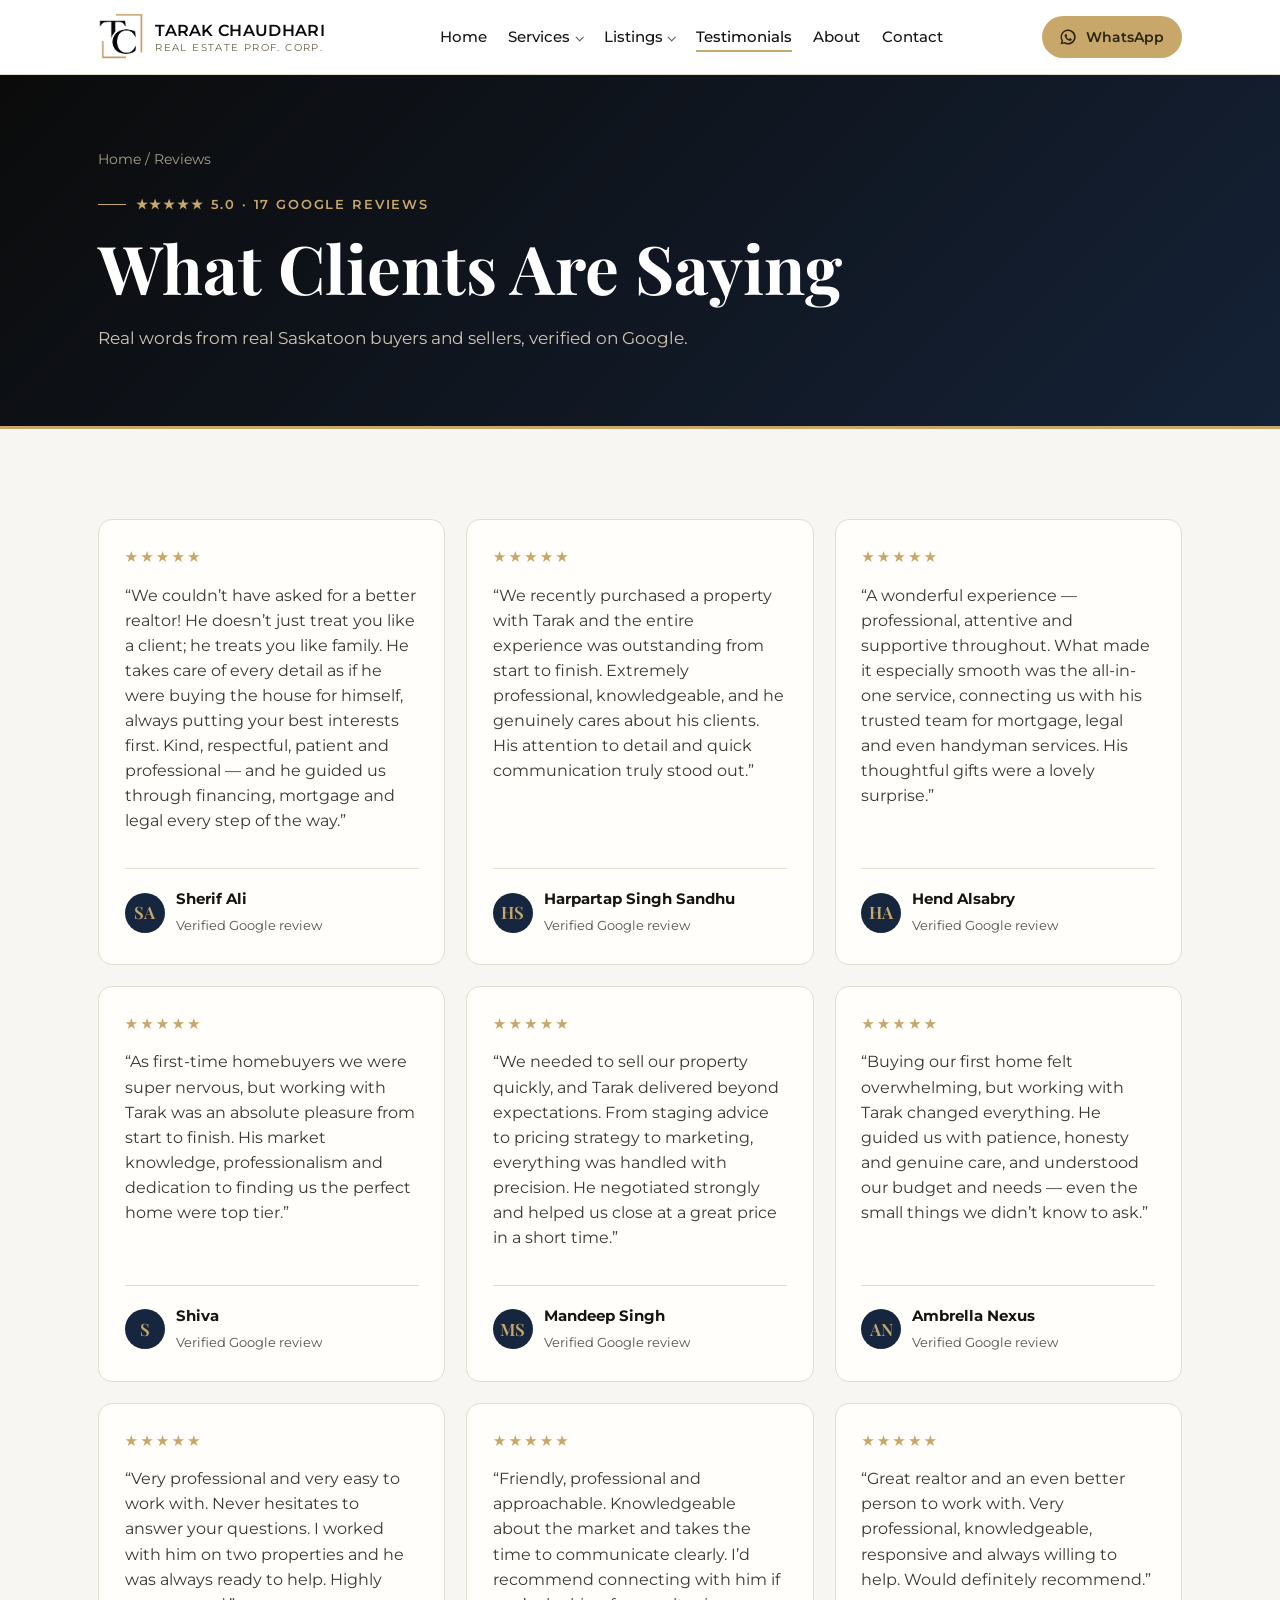
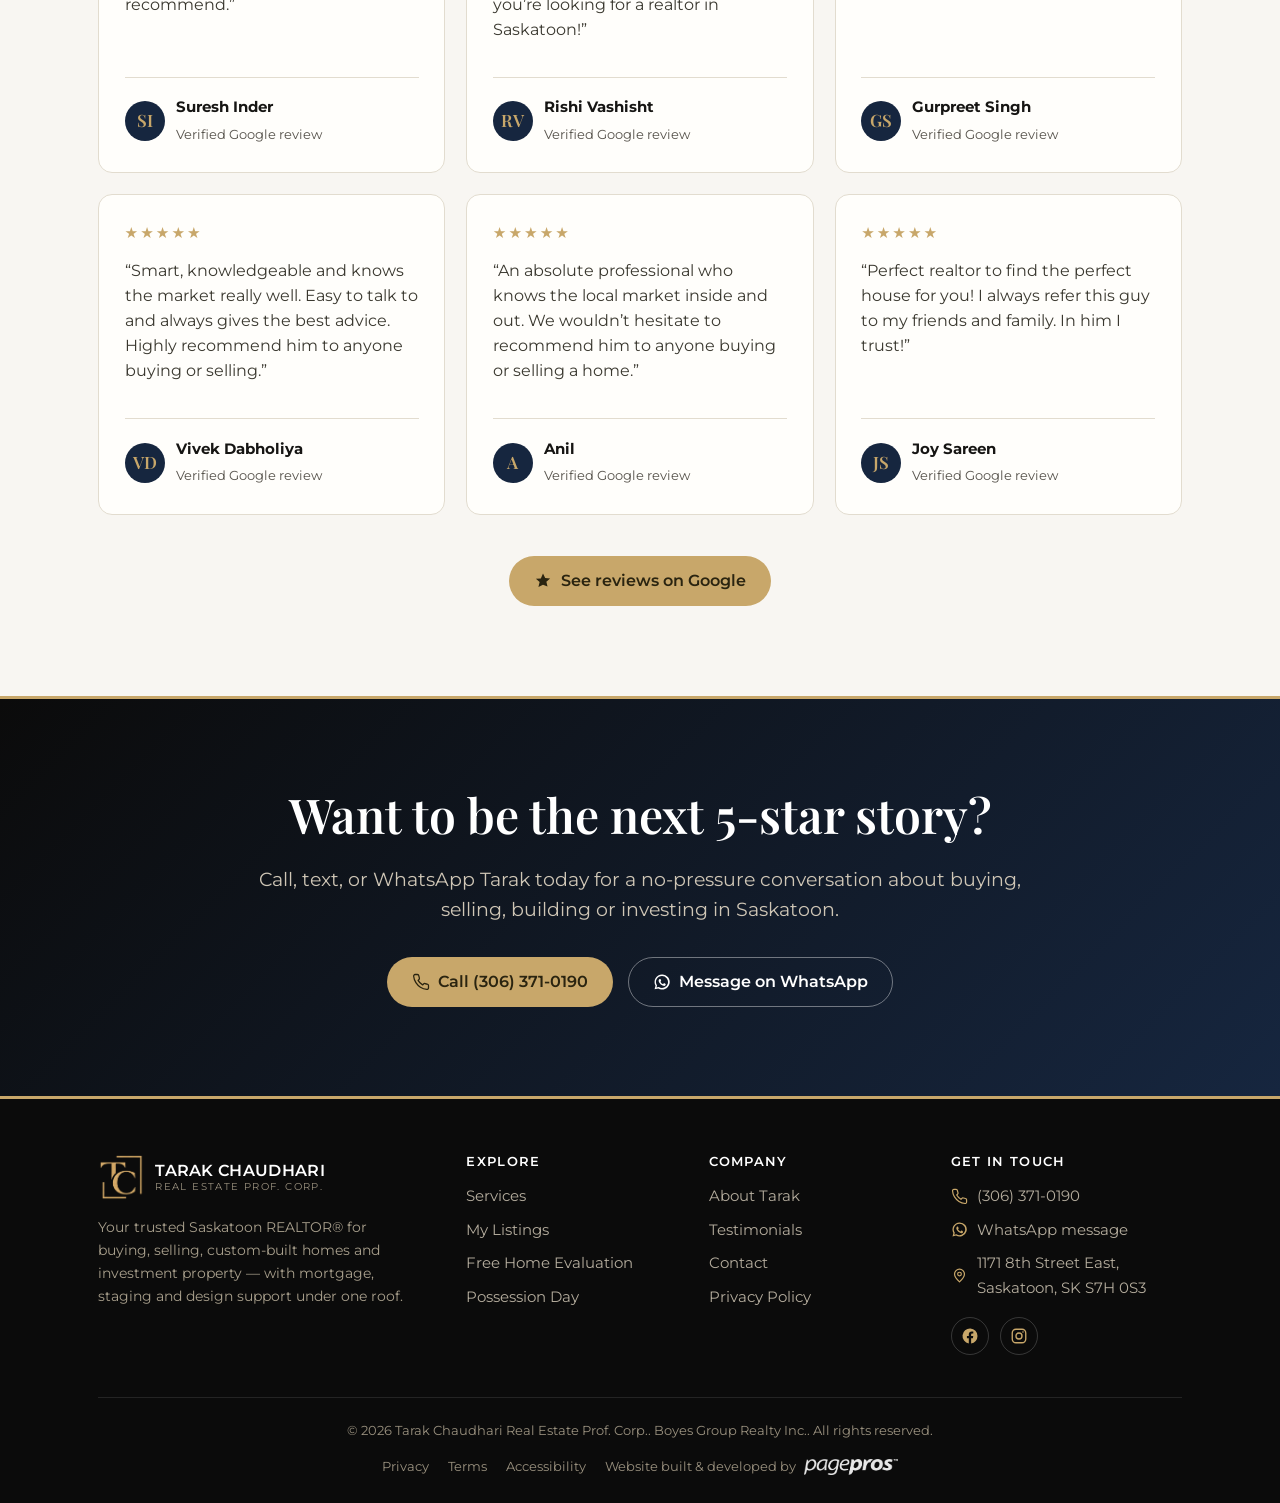
<file: testimonials.html>
<!DOCTYPE html>
<html lang="en-CA">
<head>
<meta charset="utf-8">
<meta name="viewport" content="width=device-width, initial-scale=1, viewport-fit=cover">
<title>Testimonials &amp; Reviews | Tarak Chaudhari Saskatoon REALTOR® (5.0★)</title>
<meta name="description" content="Read 5-star reviews for Saskatoon REALTOR® Tarak Chaudhari from first-time buyers, sellers and investors. Rated 5.0 across 17 Google reviews.">
<link rel="canonical" href="https://tarakchaudhari.ca/testimonials.html">
<meta name="robots" content="index,follow">
<meta name="author" content="Tarak Chaudhari">
<meta name="geo.region" content="CA-SK"><meta name="geo.placename" content="Saskatoon">
<meta property="og:type" content="website">
<meta property="og:title" content="Testimonials &amp; Reviews | Tarak Chaudhari Saskatoon REALTOR® (5.0★)">
<meta property="og:description" content="Read 5-star reviews for Saskatoon REALTOR® Tarak Chaudhari from first-time buyers, sellers and investors. Rated 5.0 across 17 Google reviews.">
<meta property="og:url" content="https://tarakchaudhari.ca/testimonials.html">
<meta property="og:site_name" content="Tarak Chaudhari Real Estate Prof. Corp.">
<meta property="og:image" content="https://tarakchaudhari.ca/images/tarak-headshot.jpg">
<meta property="og:locale" content="en_CA">
<meta name="twitter:card" content="summary_large_image">
<meta name="twitter:title" content="Testimonials &amp; Reviews | Tarak Chaudhari Saskatoon REALTOR® (5.0★)">
<meta name="twitter:description" content="Read 5-star reviews for Saskatoon REALTOR® Tarak Chaudhari from first-time buyers, sellers and investors. Rated 5.0 across 17 Google reviews.">
<meta name="twitter:image" content="https://tarakchaudhari.ca/images/tarak-headshot.jpg">
<link rel="icon" href="data:image/svg+xml,%3Csvg xmlns='http://www.w3.org/2000/svg' viewBox='0 0 100 100'%3E%3Crect width='100' height='100' rx='20' fill='%230b0b0b'/%3E%3Cpath d='M58 24 H80 V46' fill='none' stroke='%23c8a76a' stroke-width='3'/%3E%3Cpath d='M42 76 H20 V54' fill='none' stroke='%23c8a76a' stroke-width='3'/%3E%3Ctext x='50' y='64' font-family='Georgia,serif' font-weight='600' font-size='40' fill='%23ffffff' text-anchor='middle'%3ETC%3C/text%3E%3C/svg%3E">
<link rel="preconnect" href="https://fonts.googleapis.com">
<link rel="preconnect" href="https://fonts.gstatic.com" crossorigin>
<link href="https://fonts.googleapis.com/css2?family=Playfair+Display:ital,wght@0,400;0,500;0,600;0,700;1,400;1,500&family=Montserrat:wght@400;500;600;700&display=swap" rel="stylesheet">
<link rel="stylesheet" href="styles.css">
<script type="application/ld+json">{"@context": "https://schema.org", "@type": "BreadcrumbList", "itemListElement": [{"@type": "ListItem", "position": 1, "name": "Home", "item": "https://tarakchaudhari.ca/index.html"}, {"@type": "ListItem", "position": 2, "name": "Reviews", "item": "https://tarakchaudhari.ca/testimonials.html"}]}</script>
<script type="application/ld+json">{"@context": "https://schema.org", "@type": "RealEstateAgent", "@id": "https://tarakchaudhari.ca/#agent", "name": "Tarak Chaudhari Real Estate Prof. Corp.", "alternateName": "Tarak Chaudhari REALTOR®", "image": "https://tarakchaudhari.ca/images/tarak-headshot.jpg", "url": "https://tarakchaudhari.ca/", "telephone": "+13063710190", "priceRange": "$$", "areaServed": ["Saskatoon", "Warman", "Martensville", "Saskatchewan"], "address": {"@type": "PostalAddress", "streetAddress": "1171 8th Street East", "addressLocality": "Saskatoon", "addressRegion": "SK", "postalCode": "S7H 0S3", "addressCountry": "CA"}, "geo": {"@type": "GeoCoordinates", "latitude": 52.1137, "longitude": -106.6176}, "memberOf": {"@type": "Organization", "name": "Boyes Group Realty Inc."}, "knowsLanguage": ["English", "Hindi", "Gujarati", "Punjabi"], "sameAs": ["https://www.facebook.com/tarak.chaudhari.3", "https://www.instagram.com/tarak0190/"], "aggregateRating": {"@type": "AggregateRating", "ratingValue": "5.0", "reviewCount": "17", "bestRating": "5"}, "openingHoursSpecification": [{"@type": "OpeningHoursSpecification", "dayOfWeek": ["Monday", "Tuesday", "Wednesday", "Thursday", "Friday", "Saturday", "Sunday"], "opens": "08:00", "closes": "20:00"}], "review": [{"@type": "Review", "author": {"@type": "Person", "name": "Sherif Ali"}, "reviewRating": {"@type": "Rating", "ratingValue": "5", "bestRating": "5"}, "reviewBody": "We couldn’t have asked for a better realtor! He doesn’t just treat you like a client; he treats you like family. He takes care of every detail as if he were buying the house for himself, always putting your best interests first. Kind, respectful, patient and professional — and he guided us through financing, mortgage and legal every step of the way."}, {"@type": "Review", "author": {"@type": "Person", "name": "Harpartap Singh Sandhu"}, "reviewRating": {"@type": "Rating", "ratingValue": "5", "bestRating": "5"}, "reviewBody": "We recently purchased a property with Tarak and the entire experience was outstanding from start to finish. Extremely professional, knowledgeable, and he genuinely cares about his clients. His attention to detail and quick communication truly stood out."}, {"@type": "Review", "author": {"@type": "Person", "name": "Hend Alsabry"}, "reviewRating": {"@type": "Rating", "ratingValue": "5", "bestRating": "5"}, "reviewBody": "A wonderful experience — professional, attentive and supportive throughout. What made it especially smooth was the all-in-one service, connecting us with his trusted team for mortgage, legal and even handyman services. His thoughtful gifts were a lovely surprise."}, {"@type": "Review", "author": {"@type": "Person", "name": "Shiva"}, "reviewRating": {"@type": "Rating", "ratingValue": "5", "bestRating": "5"}, "reviewBody": "As first-time homebuyers we were super nervous, but working with Tarak was an absolute pleasure from start to finish. His market knowledge, professionalism and dedication to finding us the perfect home were top tier."}, {"@type": "Review", "author": {"@type": "Person", "name": "Mandeep Singh"}, "reviewRating": {"@type": "Rating", "ratingValue": "5", "bestRating": "5"}, "reviewBody": "We needed to sell our property quickly, and Tarak delivered beyond expectations. From staging advice to pricing strategy to marketing, everything was handled with precision. He negotiated strongly and helped us close at a great price in a short time."}, {"@type": "Review", "author": {"@type": "Person", "name": "Ambrella Nexus"}, "reviewRating": {"@type": "Rating", "ratingValue": "5", "bestRating": "5"}, "reviewBody": "Buying our first home felt overwhelming, but working with Tarak changed everything. He guided us with patience, honesty and genuine care, and understood our budget and needs — even the small things we didn’t know to ask."}, {"@type": "Review", "author": {"@type": "Person", "name": "Suresh Inder"}, "reviewRating": {"@type": "Rating", "ratingValue": "5", "bestRating": "5"}, "reviewBody": "Very professional and very easy to work with. Never hesitates to answer your questions. I worked with him on two properties and he was always ready to help. Highly recommend."}, {"@type": "Review", "author": {"@type": "Person", "name": "Rishi Vashisht"}, "reviewRating": {"@type": "Rating", "ratingValue": "5", "bestRating": "5"}, "reviewBody": "Friendly, professional and approachable. Knowledgeable about the market and takes the time to communicate clearly. I’d recommend connecting with him if you’re looking for a realtor in Saskatoon!"}, {"@type": "Review", "author": {"@type": "Person", "name": "Gurpreet Singh"}, "reviewRating": {"@type": "Rating", "ratingValue": "5", "bestRating": "5"}, "reviewBody": "Great realtor and an even better person to work with. Very professional, knowledgeable, responsive and always willing to help. Would definitely recommend."}, {"@type": "Review", "author": {"@type": "Person", "name": "Vivek Dabholiya"}, "reviewRating": {"@type": "Rating", "ratingValue": "5", "bestRating": "5"}, "reviewBody": "Smart, knowledgeable and knows the market really well. Easy to talk to and always gives the best advice. Highly recommend him to anyone buying or selling."}, {"@type": "Review", "author": {"@type": "Person", "name": "Anil"}, "reviewRating": {"@type": "Rating", "ratingValue": "5", "bestRating": "5"}, "reviewBody": "An absolute professional who knows the local market inside and out. We wouldn’t hesitate to recommend him to anyone buying or selling a home."}, {"@type": "Review", "author": {"@type": "Person", "name": "Joy Sareen"}, "reviewRating": {"@type": "Rating", "ratingValue": "5", "bestRating": "5"}, "reviewBody": "Perfect realtor to find the perfect house for you! I always refer this guy to my friends and family. In him I trust!"}]}</script>
</head>
<body>
<a class="skip-link" href="#main">Skip to content</a>
<header class="site-header">
  <div class="wrap nav">
    <a class="brand" href="index.html" aria-label="Tarak Chaudhari Real Estate Prof. Corp. home">
      <span class="mono-img" aria-hidden="true"></span>
      <span>Tarak Chaudhari<small>Real Estate Prof. Corp.</small></span>
    </a>
    <nav aria-label="Primary">
      <ul class="nav-links"><li><a href="index.html">Home</a></li><li class="has-sub"><a href="services.html">Services<span class="caret" aria-hidden="true"></span></a><ul class="sub"><li><a href="services.html">All Services</a></li><li><a href="service-buying.html">Buying a Home</a></li><li><a href="service-selling.html">Selling a Home</a></li><li><a href="service-custom-homes.html">Custom-Built Homes</a></li><li><a href="service-investment.html">Investment Property</a></li><li><a href="evaluation.html">Free Home Evaluation</a></li></ul></li><li class="has-sub"><a href="listings.html">Listings<span class="caret" aria-hidden="true"></span></a><ul class="sub"><li><a href="listings.html">My Listings</a></li><li><a href="possession.html">Possession Day</a></li></ul></li><li><a href="testimonials.html" class="active">Testimonials</a></li><li><a href="about.html">About</a></li><li><a href="contact.html">Contact</a></li></ul>
    </nav>
    <div class="nav-cta">
      <a class="btn btn-ghost" href="tel:+13063710190"><svg viewBox="0 0 24 24" fill="none" stroke="currentColor" stroke-width="1.7" stroke-linecap="round" stroke-linejoin="round"><path d="M22 16.9v3a2 2 0 0 1-2.2 2 19.8 19.8 0 0 1-8.6-3 19.5 19.5 0 0 1-6-6 19.8 19.8 0 0 1-3-8.6A2 2 0 0 1 4.1 2h3a2 2 0 0 1 2 1.7c.1 1 .4 1.9.7 2.8a2 2 0 0 1-.5 2.1L8.1 9.9a16 16 0 0 0 6 6l1.3-1.3a2 2 0 0 1 2.1-.5c.9.3 1.8.6 2.8.7a2 2 0 0 1 1.7 2z"/></svg> (306) 371-0190</a>
      <a class="btn btn-gold" href="https://wa.me/13063710190" target="_blank" rel="noopener" aria-label="Message on WhatsApp"><svg viewBox="0 0 24 24" fill="currentColor"><path d="M12 2a10 10 0 0 0-8.6 15l-1.3 4.8 4.9-1.3A10 10 0 1 0 12 2zm0 2a8 8 0 1 1-4.2 14.8l-.3-.2-2.9.8.8-2.8-.2-.3A8 8 0 0 1 12 4zm4.6 10.3c-.2-.1-1.4-.7-1.6-.8s-.4-.1-.5.1-.6.8-.8 1-.3.2-.5.1a6.5 6.5 0 0 1-1.9-1.2 7.2 7.2 0 0 1-1.3-1.7c-.1-.2 0-.4.1-.5l.4-.4.3-.4v-.4c0-.1-.5-1.3-.7-1.8s-.4-.4-.5-.4h-.5a.9.9 0 0 0-.7.3 2.8 2.8 0 0 0-.9 2.1 4.9 4.9 0 0 0 1 2.6 11 11 0 0 0 4.3 3.8c2 .8 2 .6 2.4.5a2.4 2.4 0 0 0 1.6-1.1 2 2 0 0 0 .1-1.1z"/></svg> <span class="wa-txt">WhatsApp</span></a>
    </div>
    <button class="nav-toggle" aria-label="Menu" aria-expanded="false"><span></span><span></span><span></span></button>
  </div>
</header>

<main id="main"><section class="page-hero">
  <div class="wrap">
    <div class="crumb"><a href="index.html">Home</a> / Reviews</div>
    <span class="eyebrow">★★★★★ 5.0 · 17 Google reviews</span>
    <h1>What Clients Are Saying</h1>
    <p>Real words from real Saskatoon buyers and sellers, verified on Google.</p>
  </div>
</section>

<section>
  <div class="wrap">
    <div class="tgrid" data-reveal><div class="tcard"><div class="stars">★★★★★</div><p>“We couldn’t have asked for a better realtor! He doesn’t just treat you like a client; he treats you like family. He takes care of every detail as if he were buying the house for himself, always putting your best interests first. Kind, respectful, patient and professional — and he guided us through financing, mortgage and legal every step of the way.”</p>
      <div class="who"><div class="av">SA</div><div><b>Sherif Ali</b><small>Verified Google review</small></div></div></div><div class="tcard"><div class="stars">★★★★★</div><p>“We recently purchased a property with Tarak and the entire experience was outstanding from start to finish. Extremely professional, knowledgeable, and he genuinely cares about his clients. His attention to detail and quick communication truly stood out.”</p>
      <div class="who"><div class="av">HS</div><div><b>Harpartap Singh Sandhu</b><small>Verified Google review</small></div></div></div><div class="tcard"><div class="stars">★★★★★</div><p>“A wonderful experience — professional, attentive and supportive throughout. What made it especially smooth was the all-in-one service, connecting us with his trusted team for mortgage, legal and even handyman services. His thoughtful gifts were a lovely surprise.”</p>
      <div class="who"><div class="av">HA</div><div><b>Hend Alsabry</b><small>Verified Google review</small></div></div></div><div class="tcard"><div class="stars">★★★★★</div><p>“As first-time homebuyers we were super nervous, but working with Tarak was an absolute pleasure from start to finish. His market knowledge, professionalism and dedication to finding us the perfect home were top tier.”</p>
      <div class="who"><div class="av">S</div><div><b>Shiva</b><small>Verified Google review</small></div></div></div><div class="tcard"><div class="stars">★★★★★</div><p>“We needed to sell our property quickly, and Tarak delivered beyond expectations. From staging advice to pricing strategy to marketing, everything was handled with precision. He negotiated strongly and helped us close at a great price in a short time.”</p>
      <div class="who"><div class="av">MS</div><div><b>Mandeep Singh</b><small>Verified Google review</small></div></div></div><div class="tcard"><div class="stars">★★★★★</div><p>“Buying our first home felt overwhelming, but working with Tarak changed everything. He guided us with patience, honesty and genuine care, and understood our budget and needs — even the small things we didn’t know to ask.”</p>
      <div class="who"><div class="av">AN</div><div><b>Ambrella Nexus</b><small>Verified Google review</small></div></div></div><div class="tcard"><div class="stars">★★★★★</div><p>“Very professional and very easy to work with. Never hesitates to answer your questions. I worked with him on two properties and he was always ready to help. Highly recommend.”</p>
      <div class="who"><div class="av">SI</div><div><b>Suresh Inder</b><small>Verified Google review</small></div></div></div><div class="tcard"><div class="stars">★★★★★</div><p>“Friendly, professional and approachable. Knowledgeable about the market and takes the time to communicate clearly. I’d recommend connecting with him if you’re looking for a realtor in Saskatoon!”</p>
      <div class="who"><div class="av">RV</div><div><b>Rishi Vashisht</b><small>Verified Google review</small></div></div></div><div class="tcard"><div class="stars">★★★★★</div><p>“Great realtor and an even better person to work with. Very professional, knowledgeable, responsive and always willing to help. Would definitely recommend.”</p>
      <div class="who"><div class="av">GS</div><div><b>Gurpreet Singh</b><small>Verified Google review</small></div></div></div><div class="tcard"><div class="stars">★★★★★</div><p>“Smart, knowledgeable and knows the market really well. Easy to talk to and always gives the best advice. Highly recommend him to anyone buying or selling.”</p>
      <div class="who"><div class="av">VD</div><div><b>Vivek Dabholiya</b><small>Verified Google review</small></div></div></div><div class="tcard"><div class="stars">★★★★★</div><p>“An absolute professional who knows the local market inside and out. We wouldn’t hesitate to recommend him to anyone buying or selling a home.”</p>
      <div class="who"><div class="av">A</div><div><b>Anil</b><small>Verified Google review</small></div></div></div><div class="tcard"><div class="stars">★★★★★</div><p>“Perfect realtor to find the perfect house for you! I always refer this guy to my friends and family. In him I trust!”</p>
      <div class="who"><div class="av">JS</div><div><b>Joy Sareen</b><small>Verified Google review</small></div></div></div></div>
    <div style="text-align:center;margin-top:2.6rem">
      <a class="btn btn-gold" href="https://share.google/RzZmpaLcDJB7SoBBz" target="_blank" rel="noopener"><svg viewBox="0 0 24 24" fill="currentColor"><path d="M12 2l2.9 6 6.6.6-5 4.3 1.5 6.5L12 16.9 5.9 19.9l1.6-6.5-5-4.3 6.6-.6z"/></svg> See reviews on Google</a>
    </div>
  </div>
</section>

<section class="cta-final">
  <div class="wrap">
    <h2>Want to be the next 5-star story?</h2>
    <p class="lead">Call, text, or WhatsApp Tarak today for a no-pressure conversation about buying, selling, building or investing in Saskatoon.</p>
    <div class="cta-row">
      <a class="btn btn-gold" href="tel:+13063710190"><svg viewBox="0 0 24 24" fill="none" stroke="currentColor" stroke-width="1.7" stroke-linecap="round" stroke-linejoin="round"><path d="M22 16.9v3a2 2 0 0 1-2.2 2 19.8 19.8 0 0 1-8.6-3 19.5 19.5 0 0 1-6-6 19.8 19.8 0 0 1-3-8.6A2 2 0 0 1 4.1 2h3a2 2 0 0 1 2 1.7c.1 1 .4 1.9.7 2.8a2 2 0 0 1-.5 2.1L8.1 9.9a16 16 0 0 0 6 6l1.3-1.3a2 2 0 0 1 2.1-.5c.9.3 1.8.6 2.8.7a2 2 0 0 1 1.7 2z"/></svg> Call (306) 371-0190</a>
      <a class="btn btn-ghost" style="color:#fff;border-color:rgba(255,255,255,.4)" href="https://wa.me/13063710190" target="_blank" rel="noopener"><svg viewBox="0 0 24 24" fill="currentColor"><path d="M12 2a10 10 0 0 0-8.6 15l-1.3 4.8 4.9-1.3A10 10 0 1 0 12 2zm0 2a8 8 0 1 1-4.2 14.8l-.3-.2-2.9.8.8-2.8-.2-.3A8 8 0 0 1 12 4zm4.6 10.3c-.2-.1-1.4-.7-1.6-.8s-.4-.1-.5.1-.6.8-.8 1-.3.2-.5.1a6.5 6.5 0 0 1-1.9-1.2 7.2 7.2 0 0 1-1.3-1.7c-.1-.2 0-.4.1-.5l.4-.4.3-.4v-.4c0-.1-.5-1.3-.7-1.8s-.4-.4-.5-.4h-.5a.9.9 0 0 0-.7.3 2.8 2.8 0 0 0-.9 2.1 4.9 4.9 0 0 0 1 2.6 11 11 0 0 0 4.3 3.8c2 .8 2 .6 2.4.5a2.4 2.4 0 0 0 1.6-1.1 2 2 0 0 0 .1-1.1z"/></svg> Message on WhatsApp</a>
    </div>
  </div>
</section>
</main>
<footer class="site-footer">
  <div class="wrap">
    <div class="foot-grid">
      <div class="foot-brand">
        <a class="brand" href="index.html"><span class="mono-img" aria-hidden="true"></span><span>Tarak Chaudhari<small>Real Estate Prof. Corp.</small></span></a>
        <p>Your trusted Saskatoon REALTOR® for buying, selling, custom-built homes and investment property — with mortgage, staging and design support under one roof.</p>
      </div>
      <div><h4>Explore</h4><ul><li><a href="services.html">Services</a></li><li><a href="listings.html">My Listings</a></li><li><a href="evaluation.html">Free Home Evaluation</a></li><li><a href="possession.html">Possession Day</a></li></ul></div><div><h4>Company</h4><ul><li><a href="about.html">About Tarak</a></li><li><a href="testimonials.html">Testimonials</a></li><li><a href="contact.html">Contact</a></li><li><a href="privacy.html">Privacy Policy</a></li></ul></div>
      <div class="foot-contact">
        <h4>Get in touch</h4>
        <ul>
          <li><a href="tel:+13063710190"><svg viewBox="0 0 24 24" fill="none" stroke="currentColor" stroke-width="1.7" stroke-linecap="round" stroke-linejoin="round"><path d="M22 16.9v3a2 2 0 0 1-2.2 2 19.8 19.8 0 0 1-8.6-3 19.5 19.5 0 0 1-6-6 19.8 19.8 0 0 1-3-8.6A2 2 0 0 1 4.1 2h3a2 2 0 0 1 2 1.7c.1 1 .4 1.9.7 2.8a2 2 0 0 1-.5 2.1L8.1 9.9a16 16 0 0 0 6 6l1.3-1.3a2 2 0 0 1 2.1-.5c.9.3 1.8.6 2.8.7a2 2 0 0 1 1.7 2z"/></svg><span>(306) 371-0190</span></a></li>
          <li><a href="https://wa.me/13063710190" target="_blank" rel="noopener"><svg viewBox="0 0 24 24" fill="currentColor"><path d="M12 2a10 10 0 0 0-8.6 15l-1.3 4.8 4.9-1.3A10 10 0 1 0 12 2zm0 2a8 8 0 1 1-4.2 14.8l-.3-.2-2.9.8.8-2.8-.2-.3A8 8 0 0 1 12 4zm4.6 10.3c-.2-.1-1.4-.7-1.6-.8s-.4-.1-.5.1-.6.8-.8 1-.3.2-.5.1a6.5 6.5 0 0 1-1.9-1.2 7.2 7.2 0 0 1-1.3-1.7c-.1-.2 0-.4.1-.5l.4-.4.3-.4v-.4c0-.1-.5-1.3-.7-1.8s-.4-.4-.5-.4h-.5a.9.9 0 0 0-.7.3 2.8 2.8 0 0 0-.9 2.1 4.9 4.9 0 0 0 1 2.6 11 11 0 0 0 4.3 3.8c2 .8 2 .6 2.4.5a2.4 2.4 0 0 0 1.6-1.1 2 2 0 0 0 .1-1.1z"/></svg><span>WhatsApp message</span></a></li>
          <li><a href="https://maps.google.com/?q=1171+8th+Street+East,+Saskatoon,+SK+S7H+0S3" target="_blank" rel="noopener"><svg viewBox="0 0 24 24" fill="none" stroke="currentColor" stroke-width="1.7" stroke-linecap="round" stroke-linejoin="round"><path d="M12 21s7-6.2 7-11a7 7 0 1 0-14 0c0 4.8 7 11 7 11z"/><circle cx="12" cy="10" r="2.6"/></svg><span>1171 8th Street East, Saskatoon, SK S7H 0S3</span></a></li>
        </ul>
      <div class="foot-social"><a href="https://www.facebook.com/tarak.chaudhari.3" target="_blank" rel="noopener" aria-label="Facebook"><svg viewBox="0 0 24 24" fill="currentColor"><path d="M22 12a10 10 0 1 0-11.6 9.9v-7H7.9V12h2.5V9.8c0-2.5 1.5-3.9 3.8-3.9 1.1 0 2.2.2 2.2.2v2.5h-1.3c-1.2 0-1.6.8-1.6 1.6V12h2.8l-.4 2.9h-2.4v7A10 10 0 0 0 22 12z"/></svg></a><a href="https://www.instagram.com/tarak0190/" target="_blank" rel="noopener" aria-label="Instagram"><svg viewBox="0 0 24 24" fill="none" stroke="currentColor" stroke-width="1.8" stroke-linecap="round" stroke-linejoin="round"><rect x="3" y="3" width="18" height="18" rx="5"/><circle cx="12" cy="12" r="4"/><circle cx="17.3" cy="6.7" r="1.1" fill="currentColor" stroke="none"/></svg></a></div>
      </div>
    </div>
    <div class="foot-bottom">
      <span>© <span id="year">2026</span> Tarak Chaudhari Real Estate Prof. Corp.. Boyes Group Realty Inc.. All rights reserved.</span>
      <span style="display:flex;gap:1.2rem;align-items:center;flex-wrap:wrap">
        <a href="privacy.html">Privacy</a><a href="terms.html">Terms</a><a href="accessibility.html">Accessibility</a>
        <a class="built-by" href="https://pagepros.io" target="_blank" rel="noopener">
          Website built &amp; developed by <img src="[data-uri]" alt="PagePros">
        </a>
      </span>
    </div>
  </div>
</footer>
<script src="main.js"></script>
</body>
</html>
</file>
<file: styles.css>
/* ============================================================
   Tarak Chaudhari Real Estate Prof. Corp. — site styles
   Palette: black / charcoal / gold on warm off-white
   Type: Playfair Display (display serif) + Montserrat (UI/body)
   ============================================================ */

:root{
  --ink:#0b0b0b;        /* near-black — brand anchor */
  --ink-800:#0b0b0b31;
  --ink-soft:#2a2a2a;   /* charcoal */
  --gold:#c8a76a;        /* brand gold */
  --gold-deep:#7d5f26;  /* AA-compliant gold for text on any light bg */
  --gold-bright:#d9b878;
  --navy:#16263f;        /* deep navy — secondary dark */
  --navy-soft:#1f3350;
  --sage:#6b6149;        /* AA-compliant muted label color */
  --bone:#f8f6f2;        /* page background (off-white) */
  --bone-2:#efe9df;
  --champagne-bg:#f2ebdd; /* warm tinted section bg */
  --paper:#fffefb;
  --char:#161513;        /* text */
  --char-60:#56524b;
  --line:#e2dccf;
  --champagne:#e9dcc5;
  --white:#ffffff;
  --shadow:0 18px 50px -24px rgba(11,11,11,.4);
  --shadow-sm:0 8px 24px -16px rgba(11,11,11,.35);
  --radius:14px;
  --maxw:1180px;
  color-scheme: light;
}

*{box-sizing:border-box}
html{scroll-behavior:smooth; -webkit-text-size-adjust:100%}
body{
  margin:0;
  background:var(--bone);
  color:var(--char);
  font-family:"Montserrat",system-ui,-apple-system,"Segoe UI",Roboto,sans-serif;
  font-size:17px;
  line-height:1.6;
  -webkit-font-smoothing:antialiased;
}
@media (prefers-reduced-motion: reduce){
  *{animation:none!important;transition:none!important;scroll-behavior:auto!important}
}

h1,h2,h3,h4{
  font-family:"Playfair Display",Georgia,"Times New Roman",serif;
  font-weight:600;
  line-height:1.1;
  letter-spacing:0;
  color:var(--ink);
  margin:0 0 .5em;
}
h1{font-size:clamp(2.5rem,5.6vw,4.2rem);font-weight:700}
h2{font-size:clamp(2rem,4vw,3rem)}
h3{font-size:clamp(1.3rem,2.4vw,1.7rem)}
p{margin:0 0 1.1em}
a{color:var(--ink);text-decoration:none}
img{max-width:100%;display:block}

.wrap{max-width:var(--maxw);margin:0 auto;padding:0 clamp(20px,5vw,48px)}
.eyebrow{
  font-family:"Montserrat",sans-serif;
  font-size:.82rem;font-weight:600;letter-spacing:.14em;
  text-transform:uppercase;color:var(--gold-deep);
  display:inline-flex;align-items:center;gap:.6rem;margin:0 0 1rem;
}
.eyebrow::before{content:"";width:28px;height:1px;background:var(--gold-deep)}
.lead{font-size:1.18rem;color:var(--char-60);max-width:60ch}

/* buttons */
.btn{
  display:inline-flex;align-items:center;gap:.55rem;
  font-family:"Montserrat",sans-serif;font-weight:600;font-size:1rem;
  padding:.92rem 1.5rem;border-radius:999px;cursor:pointer;
  border:1.5px solid transparent;transition:transform .18s ease, background .18s ease, color .18s ease,border-color .18s ease;
  line-height:1;
}
.btn:hover{transform:translateY(-2px)}
.btn-primary{background:var(--ink);color:#fdfcf7}
.btn-primary:hover{background:var(--ink-soft)}
.btn-gold{background:var(--gold);color:#2a2410}
.btn-gold:hover{background:var(--gold-deep);color:#fff}
.btn-ghost{background:transparent;color:var(--ink);border-color:var(--line)}
.btn-ghost-light{background:transparent;color:#fff;border-color:rgba(255,255,255,.45)}
.btn-ghost-light:hover{border-color:var(--gold);color:var(--gold);background:rgba(255,255,255,.04)}
.btn-ghost:hover{border-color:var(--ink);background:rgba(11,11,11,.05)}
.btn svg{width:18px;height:18px}

/* ---------- header ---------- */
.site-header{
  position:sticky;top:0;z-index:60;
  background:#ffffff;
  border-bottom:1px solid var(--line);
  transition:box-shadow .25s ease, border-color .25s ease;
}
.site-header.scrolled{box-shadow:0 6px 24px -14px rgba(11,11,11,.3);border-bottom-color:transparent}
.nav{display:flex;align-items:center;justify-content:space-between;height:74px}
.brand{display:flex;align-items:center;gap:.7rem;font-family:"Montserrat",sans-serif;font-weight:600;color:var(--ink);font-size:1.02rem;letter-spacing:.02em;line-height:1.15;flex:none;margin-right:1rem;text-transform:uppercase}
.brand .mono-img{width:46px;height:46px;flex:none;display:block;background:url("[data-uri]") center/contain no-repeat}
.brand small{display:block;font-family:"Montserrat",sans-serif;font-weight:400;font-size:.62rem;letter-spacing:.14em;text-transform:uppercase;color:var(--sage);margin-top:2px}
.nav-links{display:flex;align-items:center;gap:1.35rem;list-style:none;margin:0;padding:0}
.nav-links a{font-size:.92rem;font-weight:500;color:var(--char);position:relative;white-space:nowrap}
.nav-links a:hover{color:var(--ink)}
.nav-links a.active{color:var(--ink)}
.nav-links a.active::after{content:"";position:absolute;left:0;right:0;bottom:-6px;height:2px;background:var(--gold)}
/* dropdowns */
.nav-links .has-sub{position:relative}
.nav-links .has-sub > a{display:inline-flex;align-items:center;gap:.35rem}
.caret{width:6px;height:6px;border-right:1.5px solid currentColor;border-bottom:1.5px solid currentColor;transform:rotate(45deg) translateY(-1px);transition:transform .2s;opacity:.7}
.nav-links .sub{
  list-style:none;margin:0;padding:.5rem 0;position:absolute;top:calc(100% + 14px);left:-14px;min-width:210px;
  background:var(--paper);border:1px solid var(--line);border-radius:12px;box-shadow:var(--shadow-sm);
  opacity:0;visibility:hidden;transform:translateY(-6px);transition:opacity .18s,transform .18s,visibility .18s;z-index:80;
}
.nav-links .sub::before{content:"";position:absolute;top:-14px;left:0;right:0;height:14px}
.nav-links .sub li{width:100%}
.nav-links .sub a{display:block;padding:.6rem 1.1rem;font-size:.92rem;white-space:nowrap}
.nav-links .sub a:hover{background:rgba(200,167,106,.12);color:var(--ink)}
.nav-links .sub a.active::after{display:none}
.nav-links .has-sub:hover > .sub,.nav-links .has-sub:focus-within > .sub{opacity:1;visibility:visible;transform:translateY(0)}
.nav-links .has-sub:hover > a .caret{transform:rotate(45deg) translateY(1px) scale(1.05)}
.nav-cta{display:flex;align-items:center;gap:.6rem;flex:none}
.nav-cta .btn{padding:.7rem 1.05rem;font-size:.9rem;white-space:nowrap}
.nav-toggle{display:none;background:none;border:0;cursor:pointer;padding:8px}
.nav-toggle span{display:block;width:24px;height:2px;background:var(--ink);margin:5px 0;transition:.25s}
.nav-cta .btn-ghost{display:none}
@media (min-width:1400px){.nav-cta .btn-ghost{display:inline-flex}}
@media (max-width:1040px){
  .nav-links{display:none}
  .nav-toggle{display:block}
  .nav-links.open{
    display:flex;flex-direction:column;position:absolute;top:74px;left:0;right:0;
    background:var(--bone);border-bottom:1px solid var(--line);padding:1.2rem 24px 1.6rem;gap:1.1rem;align-items:flex-start;z-index:70;
  }
  .nav-links.open a{font-size:1.05rem}
  .nav-links .has-sub{width:100%}
  .nav-links .caret{display:none}
  .nav-links .sub{
    position:static;opacity:1;visibility:visible;transform:none;box-shadow:none;border:0;
    background:transparent;padding:.4rem 0 0 .9rem;min-width:0;
  }
  .nav-links .sub a{font-size:.95rem;padding:.5rem 0;color:var(--char-60)}
  .nav-links .sub::before{display:none}
}
@media (max-width:480px){
  .nav .wa-txt{display:none}
  .nav-cta .btn-gold{padding:.7rem .8rem}
  .brand small{font-size:.56rem;letter-spacing:.1em}
  .brand{font-size:.95rem}
}

/* ---------- hero ---------- */
.hero{position:relative;overflow:hidden;padding:clamp(3rem,7vw,5.5rem) 0 clamp(3rem,6vw,5rem)}
.hero-grid{display:grid;grid-template-columns:1.05fr .95fr;gap:clamp(2rem,5vw,4.5rem);align-items:center}
.hero h1{margin-bottom:.4em}
.hero .lead{margin-bottom:1.8rem}
.hero-cta{display:flex;flex-wrap:wrap;gap:.8rem;margin-bottom:2.2rem}
.hero-stats{display:flex;gap:2.4rem;flex-wrap:wrap;border-top:1px solid var(--line);padding-top:1.5rem}
.stat .n{font-family:"Playfair Display",serif;font-size:2.1rem;color:var(--ink);line-height:1}
.stat .l{font-size:.86rem;color:var(--char-60);margin-top:.3rem}
.hero-media{position:relative}
.hero-media .photo{
  border-radius:20px;overflow:hidden;box-shadow:var(--shadow);
  border:1px solid var(--line);background:var(--bone-2);
  aspect-ratio:4/4.6;
}
.hero-media .photo img{width:100%;height:100%;object-fit:cover;object-position:center top}
.hero-badge{
  position:absolute;left:-18px;bottom:26px;background:var(--paper);
  border:1px solid var(--line);border-radius:14px;padding:.85rem 1.1rem;box-shadow:var(--shadow-sm);
  display:flex;align-items:center;gap:.7rem;max-width:230px;
}
.hero-badge .stars{color:var(--gold);font-size:.95rem;letter-spacing:1px}
.hero-badge b{font-family:"Playfair Display",serif;font-size:1.5rem;color:var(--ink);line-height:1}
.hero-badge small{display:block;font-size:.76rem;color:var(--char-60)}
@media (max-width:860px){
  .hero-grid{grid-template-columns:1fr;gap:2.4rem}
  .hero-media{max-width:460px;order:-1}
}

/* ---------- trust strip ---------- */
.trust{background:var(--ink);color:#ece7de;border-bottom:2px solid var(--gold)}
.trust .wrap{display:flex;flex-wrap:nowrap;justify-content:space-between;align-items:center;gap:.9rem;padding-top:1.3rem;padding-bottom:1.3rem}
.trust span{font-size:.82rem;line-height:1.25;display:inline-flex;align-items:center;gap:.5rem;color:#d7cfc0;white-space:nowrap}
@media (max-width:1040px){.trust .wrap{flex-wrap:wrap;justify-content:flex-start;gap:1.1rem 2rem}.trust span{white-space:normal}}
@media (max-width:520px){.trust .wrap{flex-direction:column;align-items:flex-start}}
.trust svg{width:17px;height:17px;color:var(--gold);flex:none}

/* ---------- sections ---------- */
section{padding:clamp(3.4rem,7vw,6rem) 0}
.section-head{max-width:64ch;margin-bottom:2.8rem}
.section-head.center{margin-inline:auto;text-align:center}
.section-head.center .eyebrow{justify-content:center}

/* services */
.svc-grid{display:grid;grid-template-columns:repeat(3,1fr);gap:1.3rem}
.svc{
  background:var(--paper);border:1px solid var(--line);border-radius:var(--radius);
  padding:1.7rem 1.6rem;transition:transform .2s ease,box-shadow .2s ease,border-color .2s ease;
}
.svc:hover{transform:translateY(-4px);box-shadow:var(--shadow-sm);border-color:#c9c0ab}
.svc .ic{width:46px;height:46px;border-radius:11px;background:rgba(200,167,106,.14);color:var(--gold-deep);display:grid;place-items:center;margin-bottom:1rem}
.svc .ic svg{width:24px;height:24px}
.svc h3{font-size:1.24rem;margin-bottom:.4rem}
.svc p{font-size:.97rem;color:var(--char-60);margin:0}
@media (max-width:860px){.svc-grid{grid-template-columns:1fr 1fr}}
@media (max-width:560px){.svc-grid{grid-template-columns:1fr}}

/* feature split */
.split{display:grid;grid-template-columns:1fr 1fr;gap:clamp(2rem,5vw,4rem);align-items:center}
.split.alt{background:var(--paper)}
.split-media{border-radius:18px;overflow:hidden;border:1px solid var(--line);box-shadow:var(--shadow-sm);aspect-ratio:5/4;background:var(--bone-2)}
.split-media img{width:100%;height:100%;object-fit:cover}
.check-list{list-style:none;margin:1.2rem 0 1.8rem;padding:0;display:grid;gap:.8rem}
.check-list li{display:flex;gap:.7rem;align-items:flex-start;font-size:1rem}
.check-list svg{width:22px;height:22px;color:var(--gold-deep);flex:none;margin-top:1px}
@media (max-width:820px){.split{grid-template-columns:1fr}.split-media{max-width:520px}}

/* band */
.band{background:var(--navy);color:#eaeef5;border-top:3px solid var(--gold);position:relative}
.band h2{color:#fff}
.band .lead{color:#cfc6b6}
.band-grid{display:grid;grid-template-columns:repeat(4,1fr);gap:1.4rem;margin-top:2.4rem}
.band-stat{border-left:2px solid var(--gold);padding-left:1rem}
.band-stat .n{font-family:"Playfair Display",serif;font-size:2.4rem;color:#fff;line-height:1}
.band-stat .l{font-size:.9rem;color:#c3baa8;margin-top:.3rem}
@media (max-width:760px){.band-grid{grid-template-columns:1fr 1fr}}

/* steps */
.steps{display:grid;grid-template-columns:repeat(4,1fr);gap:1.3rem;counter-reset:step}
.step{position:relative;padding-top:4.6rem}
/* connecting line runs through the centre of the number circles */
/* line runs from just right of this circle (≈56px) across the gap to the next circle */
.step::after{content:"";position:absolute;top:23px;left:56px;width:calc(100% + 1.3rem - 56px);height:1.5px;background:var(--gold);opacity:.35;z-index:0}
.step:last-child::after{display:none}
.step::before{counter-increment:step;content:counter(step);position:absolute;top:0;left:0;font-family:"Playfair Display",serif;font-size:1.4rem;color:var(--gold-deep);width:46px;height:46px;border:1.5px solid var(--gold);border-radius:50%;display:grid;place-items:center;background:var(--navy);z-index:1;transition:background .25s,color .25s,transform .25s}
.step:hover::before{background:var(--gold);color:var(--navy);transform:scale(1.08)}
.step h3{font-size:1.16rem;margin-bottom:.35rem}
.step p{font-size:.95rem;color:var(--char-60);margin:0}
@media (max-width:860px){.step::after{display:none}}
@media (max-width:860px){.steps{grid-template-columns:1fr 1fr}}
@media (max-width:480px){.steps{grid-template-columns:1fr}}

/* testimonials */
.tgrid{display:grid;grid-template-columns:repeat(3,1fr);gap:1.3rem}
.tcard{background:var(--paper);border:1px solid var(--line);border-radius:var(--radius);padding:1.6rem;display:flex;flex-direction:column}
.tcard .stars{color:var(--gold);letter-spacing:2px;margin-bottom:.8rem;font-size:.95rem}
.tcard p{font-size:.98rem;color:#3a382f;flex:1}
.tcard .who{display:flex;align-items:center;gap:.7rem;margin-top:1.1rem;padding-top:1.1rem;border-top:1px solid var(--line)}
.tcard .av{width:40px;height:40px;border-radius:50%;background:var(--navy);color:var(--gold);display:grid;place-items:center;font-weight:600;font-family:"Playfair Display",serif;flex:none}
.tcard .who b{display:block;font-family:"Montserrat",sans-serif;font-size:.95rem;color:var(--char)}
.tcard .who small{color:var(--char-60);font-size:.82rem}
@media (max-width:860px){.tgrid{grid-template-columns:1fr}}

/* cta band */
.cta-final{background:linear-gradient(135deg,#0b0b0b 0%,#16263f 100%);color:#f1ece3;text-align:center;border-top:3px solid var(--gold)}
.cta-final h2{color:#fff}
.cta-final .lead{color:#cfc6b6;margin-inline:auto;margin-bottom:2rem}
.cta-row{display:flex;gap:.9rem;justify-content:center;flex-wrap:wrap}

/* ---------- footer ---------- */
.site-footer{background:#0b0b0b;color:#b4ac9d;font-size:.94rem;padding:3.4rem 0 1.6rem;border-top:3px solid var(--gold)}
.foot-grid{display:grid;grid-template-columns:1.6fr 1fr 1fr 1.1fr;gap:2rem}
.foot-brand .brand{color:#fff}
.foot-brand .brand .mono-img{background-image:url("[data-uri]")}
.foot-brand small{color:#9a917f}
.foot-brand p{color:#a89f8c;font-size:.9rem;margin-top:1rem;max-width:34ch}
.site-footer h4{font-family:"Montserrat",sans-serif;color:#fff;font-size:.82rem;letter-spacing:.1em;text-transform:uppercase;margin:0 0 1rem}
.site-footer ul{list-style:none;margin:0;padding:0;display:grid;gap:.6rem}
.site-footer a{color:#b4ac9d}
.site-footer a:hover{color:var(--gold)}
.foot-contact a{display:flex;gap:.55rem;align-items:center}
.foot-contact svg{width:17px;height:17px;color:var(--gold);flex:none}
.foot-bottom{border-top:1px solid rgba(255,255,255,.1);margin-top:2.6rem;padding-top:1.4rem;display:flex;flex-direction:column;gap:.9rem;justify-content:center;align-items:center;text-align:center;font-size:.84rem;color:#9a917f}
.foot-bottom a{color:#9a917f}
.foot-bottom a:hover{color:var(--gold)}
.built-by{display:flex;align-items:center;gap:.5rem}
.built-by img{height:16px;width:auto;opacity:.9}
@media (max-width:820px){.foot-grid{grid-template-columns:1fr 1fr}.foot-brand{grid-column:1/-1}}
@media (max-width:480px){.foot-grid{grid-template-columns:1fr}}

/* ---------- page hero (interior) ---------- */
.page-hero{background:linear-gradient(135deg,#0b0b0b 0%,#16263f 120%);color:#f1ece3;padding:clamp(3rem,6vw,4.6rem) 0;border-bottom:3px solid var(--gold)}
.page-hero .eyebrow{color:var(--gold)}
.page-hero .eyebrow::before{background:var(--gold)}
.page-hero h1{color:#fff;margin-bottom:.3em}
.page-hero p{color:#cfc6b6;max-width:60ch;margin:0}
.crumb{font-size:.85rem;color:#a89f8c;margin-bottom:1rem}
.crumb a{color:#a89f8c}.crumb a:hover{color:var(--gold)}

/* forms */
.form-card{background:var(--paper);border:1px solid var(--line);border-radius:18px;padding:clamp(1.6rem,4vw,2.4rem);box-shadow:var(--shadow-sm)}
.field{margin-bottom:1.1rem}
.field label{display:block;font-size:.9rem;font-weight:600;margin-bottom:.4rem;color:var(--ink)}
.field input,.field select,.field textarea{
  width:100%;padding:.8rem .9rem;border:1.5px solid var(--line);border-radius:10px;
  font-family:inherit;font-size:1rem;background:#fff;color:var(--char);transition:border-color .15s;
}
.field input:focus,.field select:focus,.field textarea:focus{outline:none;border-color:var(--ink);box-shadow:0 0 0 3px rgba(11,11,11,.1)}
.field textarea{min-height:120px;resize:vertical}
.grid-2{display:grid;grid-template-columns:1fr 1fr;gap:0 1rem}
@media (max-width:560px){.grid-2{grid-template-columns:1fr}}
.form-note{font-size:.82rem;color:var(--char-60);margin-top:.4rem}

/* generic content */
.prose{max-width:70ch}
.prose h2{margin-top:2rem}
.prose h3{margin-top:1.6rem}
.prose ul{padding-left:1.2rem}
.prose li{margin-bottom:.5rem}
.info-grid{display:grid;grid-template-columns:1fr 1fr;gap:1.3rem;margin-top:1rem}
@media (max-width:700px){.info-grid{grid-template-columns:1fr}}
.info-card{background:var(--paper);border:1px solid var(--line);border-radius:var(--radius);padding:1.5rem}
.info-card h3{font-size:1.15rem;margin-bottom:.4rem}
.info-card p{margin:0;color:var(--char-60);font-size:.96rem}

/* listings placeholder */
.listing-grid{display:grid;grid-template-columns:repeat(3,1fr);gap:1.4rem}
@media (max-width:860px){.listing-grid{grid-template-columns:1fr 1fr}}
@media (max-width:560px){.listing-grid{grid-template-columns:1fr}}
.listing{background:var(--paper);border:1px solid var(--line);border-radius:var(--radius);overflow:hidden}
.listing .ph{aspect-ratio:4/3;background:linear-gradient(135deg,#dfe6df,#eef0e8);display:grid;place-items:center;color:var(--sage);font-family:"Playfair Display",serif}
.listing .body{padding:1.2rem}
.listing .tag{display:inline-block;font-size:.74rem;font-weight:600;letter-spacing:.05em;text-transform:uppercase;color:var(--gold-deep);background:rgba(200,162,74,.12);padding:.25rem .6rem;border-radius:999px;margin-bottom:.6rem}
.listing h3{font-size:1.2rem;margin-bottom:.2rem}
.listing p{font-size:.9rem;color:var(--char-60);margin:0}

/* possession gallery */
.gal{display:grid;grid-template-columns:repeat(3,1fr);gap:1rem}
@media (max-width:860px){.gal{grid-template-columns:1fr 1fr}}
.gal .cell{aspect-ratio:1;border-radius:var(--radius);background:linear-gradient(135deg,#e4ebe4,#f0f1ea);display:grid;place-items:center;color:var(--sage);border:1px solid var(--line);text-align:center;padding:1rem;font-size:.9rem}

/* faq */
.faq{max-width:760px;margin:0 auto}
.faq details{border-bottom:1px solid var(--line);padding:1.1rem 0}
.faq summary{cursor:pointer;font-family:"Playfair Display",serif;font-size:1.18rem;color:var(--ink);list-style:none;display:flex;justify-content:space-between;gap:1rem;align-items:center}
.faq summary::-webkit-details-marker{display:none}
.faq summary::after{content:"+";font-family:"Montserrat";color:var(--gold-deep);font-size:1.5rem;flex:none}
.faq details[open] summary::after{content:"–"}
.faq p{margin:.9rem 0 0;color:var(--char-60)}

/* contact split */
.contact-grid{display:grid;grid-template-columns:1fr 1.1fr;gap:clamp(2rem,5vw,3.4rem);align-items:start}
@media (max-width:820px){.contact-grid{grid-template-columns:1fr}}
.contact-methods{display:grid;gap:1rem;margin-top:1.6rem}
.cm{display:flex;gap:1rem;align-items:center;background:var(--paper);border:1px solid var(--line);border-radius:var(--radius);padding:1.1rem 1.2rem}
.cm .ic{width:44px;height:44px;border-radius:11px;background:var(--navy);color:var(--gold);display:grid;place-items:center;flex:none}
.cm .ic svg{width:22px;height:22px}
.cm b{display:block;font-family:"Montserrat";font-size:1rem;color:var(--ink)}
.cm span{font-size:.9rem;color:var(--char-60)}

.msg-ok{background:#f3eee2;border:1px solid #e0d4b8;color:#6b5a2a;border-radius:10px;padding:.9rem 1rem;margin-bottom:1rem;display:none}
.msg-ok.show{display:block}

/* ============================================================
   v2 additions — structures inspired by the Missy Foley build,
   kept in Tarak's forest-green + gold palette
   ============================================================ */

/* numbered services grid with hairline dividers */
.svc-rows{display:grid;grid-template-columns:repeat(3,1fr);gap:1px;background:var(--line);border:1px solid var(--line);border-radius:var(--radius);overflow:hidden}
.svc-row{background:var(--paper);padding:2.1rem 1.8rem;transition:background .25s}
.svc-row:hover{background:#fff}
.svc-row__num{font-family:"Playfair Display",serif;font-size:1rem;color:var(--gold-deep);margin-bottom:1rem;display:flex;align-items:center;gap:.6rem}
.svc-row__num::after{content:"";height:1px;flex:1;background:var(--line)}
.svc-row h3{font-size:1.2rem;margin-bottom:.45rem}
.svc-row p{font-size:.97rem;color:var(--char-60);margin:0}
@media (max-width:860px){.svc-rows{grid-template-columns:1fr 1fr}}
@media (max-width:560px){.svc-rows{grid-template-columns:1fr}}

/* area tags on dark */
.areas{background:var(--navy);color:#eaeef5}
.areas h2{color:#fff}
.areas .lead{color:#cfc6b6}
.area-tags{display:flex;flex-wrap:wrap;gap:.75rem;margin-top:2rem}
.area-tags span{border:1px solid #3a352c;padding:.6rem 1.15rem;border-radius:999px;font-size:.95rem;color:#d7cfc0;transition:border-color .2s,color .2s,background .2s}
.area-tags span:hover{border-color:var(--gold);color:#fff;background:rgba(200,162,74,.1)}

/* full-bleed split feature with image bg */
.featband{display:grid;grid-template-columns:1fr 1fr;align-items:stretch}
.featband__media{min-height:460px;background-size:cover;background-position:center;background-color:var(--bone-2)}
.featband__body{padding:clamp(2.4rem,5vw,4.2rem)}
.featband--alt .featband__body{background:var(--paper)}
.featband__body .check-list{margin-bottom:0}
@media (max-width:820px){.featband{grid-template-columns:1fr}.featband__media{min-height:300px}}

/* ---------- listings / search page ---------- */
.search-card{
  background:linear-gradient(135deg,#0b0b0b 0%,#16263f 115%);
  color:#f1ece3;border-radius:18px;padding:clamp(2.2rem,5vw,3.4rem);text-align:center;
  border-top:3px solid var(--gold);box-shadow:var(--shadow);
}
.search-card .eyebrow{color:var(--gold)}
.search-card .eyebrow::before{background:var(--gold)}
.search-card h2{color:#fff;margin-bottom:.6rem}
.search-card p{color:#cfc6b6;max-width:52ch;margin:0 auto 1.8rem}
.search-card .btn svg{width:18px;height:18px}
.qcities{display:grid;grid-template-columns:repeat(5,1fr);gap:.8rem;margin-top:2rem}
.qcity{
  display:flex;align-items:center;justify-content:center;text-align:center;
  padding:.85rem .6rem;border:1px solid var(--line);border-radius:10px;
  background:var(--paper);font-size:.92rem;font-weight:500;color:var(--ink);
  transition:background .2s,color .2s,border-color .2s,transform .2s;
}
.qcity:hover{background:var(--navy);color:#fff;border-color:var(--navy);transform:translateY(-2px)}
.qnote{text-align:center;margin-top:1.6rem;color:var(--char-60);font-size:.95rem}
.qnote a{color:var(--gold-deep);font-weight:600}
.qnote a:hover{color:var(--ink)}
@media (max-width:860px){.qcities{grid-template-columns:repeat(3,1fr)}}
@media (max-width:520px){.qcities{grid-template-columns:1fr 1fr}}

/* ---------- footer social icons ---------- */
.foot-social{display:flex;gap:.7rem;margin-top:1.1rem}
.foot-social a{
  width:38px;height:38px;border-radius:50%;display:grid;place-items:center;
  border:1px solid rgba(255,255,255,.18);color:#b4ac9d;transition:all .2s;
}
.foot-social a:hover{border-color:var(--gold);color:var(--gold);transform:translateY(-2px)}
.foot-social svg{width:18px;height:18px}

/* ---------- possession-day panel ---------- */
.poss-panel{
  background:var(--paper);border:1px solid var(--line);border-radius:18px;
  padding:clamp(2.6rem,6vw,4.4rem);text-align:center;max-width:760px;margin:0 auto;
  box-shadow:var(--shadow-sm);border-top:3px solid var(--gold);
}
.poss-ic{width:64px;height:64px;border-radius:50%;background:rgba(200,167,106,.14);color:var(--gold-deep);display:grid;place-items:center;margin:0 auto 1.4rem}
.poss-ic svg{width:32px;height:32px}
.poss-panel h2{margin-bottom:.6rem}
.poss-panel p{color:var(--char-60);max-width:52ch;margin:0 auto 1rem}
.poss-sub{font-style:italic;color:var(--char)!important}
.poss-panel .btn{margin-top:1.2rem}

/* ---------- sold listings showcase ---------- */
.sold-section{padding-bottom:0}
.sold-grid{display:grid;grid-template-columns:repeat(3,1fr);gap:1.4rem}
.sold-card{margin:0;background:var(--paper);border:1px solid var(--line);border-radius:var(--radius);overflow:hidden;transition:transform .22s,box-shadow .22s,border-color .22s}
.sold-card:hover{transform:translateY(-4px);box-shadow:var(--shadow);border-color:#ccc2a8}
.sold-img{position:relative;aspect-ratio:4/5;overflow:hidden;background:var(--bone-2)}
.sold-img img{width:100%;height:100%;object-fit:cover;transition:transform .4s}
.sold-card:hover .sold-img img{transform:scale(1.04)}
.sold-flag{position:absolute;top:.9rem;left:.9rem;background:var(--ink);color:var(--gold);font-family:"Montserrat",sans-serif;font-weight:600;font-size:.72rem;letter-spacing:.12em;text-transform:uppercase;padding:.35rem .8rem;border-radius:999px}
.sold-card figcaption{padding:1.1rem 1.2rem 1.3rem}
.sold-area{font-family:"Montserrat",sans-serif;font-size:.74rem;font-weight:600;letter-spacing:.1em;text-transform:uppercase;color:var(--gold-deep)}
.sold-card figcaption p{margin:.35rem 0 0;font-size:.95rem;color:var(--char-60);line-height:1.5}
@media (max-width:860px){.sold-grid{grid-template-columns:1fr 1fr}}
@media (max-width:540px){.sold-grid{grid-template-columns:1fr}}

/* ---------- possession day gallery ---------- */
.poss-gallery{display:grid;grid-template-columns:repeat(2,1fr);gap:1.4rem;max-width:900px;margin:0 auto}
.poss-card{margin:0;background:var(--paper);border:1px solid var(--line);border-radius:var(--radius);overflow:hidden;transition:transform .22s,box-shadow .22s}
.poss-card:hover{transform:translateY(-4px);box-shadow:var(--shadow)}
.poss-img{aspect-ratio:4/5;overflow:hidden;background:var(--bone-2)}
.poss-img img{width:100%;height:100%;object-fit:cover;transition:transform .4s}
.poss-card:hover .poss-img img{transform:scale(1.04)}
.poss-card figcaption{padding:1.1rem 1.2rem 1.3rem}
.poss-card figcaption b{display:block;font-family:"Montserrat",sans-serif;font-size:1rem;color:var(--ink);margin-bottom:.25rem}
.poss-card figcaption span{font-size:.92rem;color:var(--char-60)}
.poss-cta{text-align:center;margin-top:2.6rem;background:var(--paper);border:1px solid var(--line);border-top:3px solid var(--gold);border-radius:18px;padding:2.4rem}
.poss-cta p{max-width:48ch;margin:0 auto 1.2rem;color:var(--char-60)}
@media (max-width:860px){.poss-gallery{grid-template-columns:1fr 1fr}}
@media (max-width:540px){.poss-gallery{grid-template-columns:1fr}}

/* ---------- split-section (wrapper only, grid lives on inner .wrap.split) ---------- */
.split-section{padding:clamp(3.4rem,7vw,6rem) 0}

/* ---------- most requested grid (services) ---------- */
.most-req{padding:clamp(3.4rem,7vw,6rem) 0;background:var(--paper)}
.most-req-grid{display:grid;grid-template-columns:1fr 1fr;gap:1.4rem;max-width:860px;margin:0 auto}
.mr-item{display:flex;gap:1rem;align-items:flex-start;background:var(--bone);border:1px solid var(--line);border-radius:var(--radius);padding:1.4rem 1.5rem}
.mr-item svg{width:24px;height:24px;color:var(--gold-deep);flex:none;margin-top:2px}
.mr-item b{display:block;font-family:"Montserrat",sans-serif;font-size:1.05rem;color:var(--ink);margin-bottom:.2rem}
.mr-item span{font-size:.95rem;color:var(--char-60)}
@media (max-width:640px){.most-req-grid{grid-template-columns:1fr}}

/* qnote link on its own line */
.qnote-link{display:inline-block;margin-top:.6rem}

/* ---------- sticky image on About split ---------- */
.split-sticky{align-items:start}
.split-media--sticky{position:sticky;top:100px}
@media (max-width:820px){
  .split-media--sticky{position:static;top:auto}
}

/* ---------- service detail pages ---------- */
.svc-detail{display:grid;grid-template-columns:1fr 340px;gap:clamp(2rem,5vw,3.5rem);align-items:start}
.svc-detail-main h2{margin-top:2rem;font-size:clamp(1.5rem,2.6vw,2rem)}
.svc-detail-main p{color:var(--char-60);font-size:1.05rem}
.svc-detail-main .check-list{margin-top:1.2rem}
.svc-detail-side{position:sticky;top:100px;display:grid;gap:1.4rem}
.svc-side-card{background:linear-gradient(135deg,#0b0b0b,#16263f);color:#f1ece3;border-radius:16px;padding:1.8rem;border-top:3px solid var(--gold)}
.svc-side-card h3{color:#fff;margin-bottom:.5rem}
.svc-side-card p{color:#cfc6b6;font-size:.95rem;margin-bottom:1.2rem}
.svc-related{background:var(--paper);border:1px solid var(--line);border-radius:16px;padding:1.5rem}
.svc-related h4{font-family:"Montserrat",sans-serif;font-size:.78rem;letter-spacing:.1em;text-transform:uppercase;color:var(--sage);margin:0 0 1rem}
.rel-card{display:flex;justify-content:space-between;align-items:center;padding:.8rem 0;border-bottom:1px solid var(--line);color:var(--ink);font-weight:500;font-size:.98rem;transition:color .2s}
.rel-card:last-child{border-bottom:0}
.rel-card:hover{color:var(--gold-deep)}
.rel-arrow{color:var(--gold-deep);transition:transform .2s}
.rel-card:hover .rel-arrow{transform:translateX(4px)}
@media (max-width:820px){.svc-detail{grid-template-columns:1fr}.svc-detail-side{position:static;top:auto}}

/* clickable service cards */
a.svc-card-link{text-decoration:none;color:inherit;display:block}
.svc .svc-arrow{margin-top:1rem;color:var(--gold-deep);font-weight:600;font-size:.9rem;display:inline-flex;align-items:center;gap:.4rem;transition:gap .2s}
.svc:hover .svc-arrow{gap:.7rem}

/* ============================================================
   Motion: small, fast animations (reduced-motion safe)
   ============================================================ */
@media (prefers-reduced-motion: no-preference){
  /* reveal on scroll */
  [data-reveal]{opacity:0;transform:translateY(16px);transition:opacity .5s ease, transform .5s ease}
  [data-reveal].is-visible{opacity:1;transform:none}
  [data-reveal][data-reveal-delay="1"]{transition-delay:.06s}
  [data-reveal][data-reveal-delay="2"]{transition-delay:.12s}
  [data-reveal][data-reveal-delay="3"]{transition-delay:.18s}

  /* hero entrance */
  .hero-copy > *{animation:fadeUp .6s ease both}
  .hero-copy .eyebrow{animation-delay:.02s}
  .hero-copy h1{animation-delay:.08s}
  .hero-copy .lead{animation-delay:.16s}
  .hero-copy .hero-cta{animation-delay:.24s}
  .hero-copy .hero-stats{animation-delay:.32s}
  .hero-media{animation:fadeIn .8s ease both .2s}
  .hero-badge{animation:fadeUp .6s ease both .5s}

  @keyframes fadeUp{from{opacity:0;transform:translateY(18px)}to{opacity:1;transform:none}}
  @keyframes fadeIn{from{opacity:0}to{opacity:1}}
}

/* fast micro-interactions (safe for reduced-motion: these are subtle, but gate transforms) */
.btn{transition:transform .15s ease, background .2s ease, color .2s ease, border-color .2s ease, box-shadow .2s ease}
.btn-primary:hover,.btn-gold:hover{box-shadow:0 8px 20px -10px rgba(11,11,11,.45)}
@media (prefers-reduced-motion: reduce){
  .btn:hover{transform:none}
  .hero-copy > *,.hero-media,.hero-badge{animation:none}
}

/* ============================================================
   Accessibility: keyboard focus, skip link, min tap targets
   ============================================================ */
a:focus-visible, button:focus-visible, .btn:focus-visible,
input:focus-visible, select:focus-visible, textarea:focus-visible,
summary:focus-visible, [tabindex]:focus-visible{
  outline:3px solid var(--gold);
  outline-offset:2px;
  border-radius:4px;
}
/* dark-surface focus needs a lighter ring for contrast */
.site-footer a:focus-visible, .page-hero a:focus-visible, .band a:focus-visible,
.areas span:focus-visible, .cta-final a:focus-visible, .svc-side-card a:focus-visible,
.search-card a:focus-visible{
  outline-color:#e9dcc5;
}
/* visible skip-to-content link for screen reader / keyboard users */
.skip-link{
  position:absolute;left:-9999px;top:0;z-index:200;background:var(--ink);color:#fff;
  padding:.7rem 1.1rem;border-radius:0 0 8px 0;font-weight:600;font-size:.95rem;
}
.skip-link:focus{left:0}
</file>
